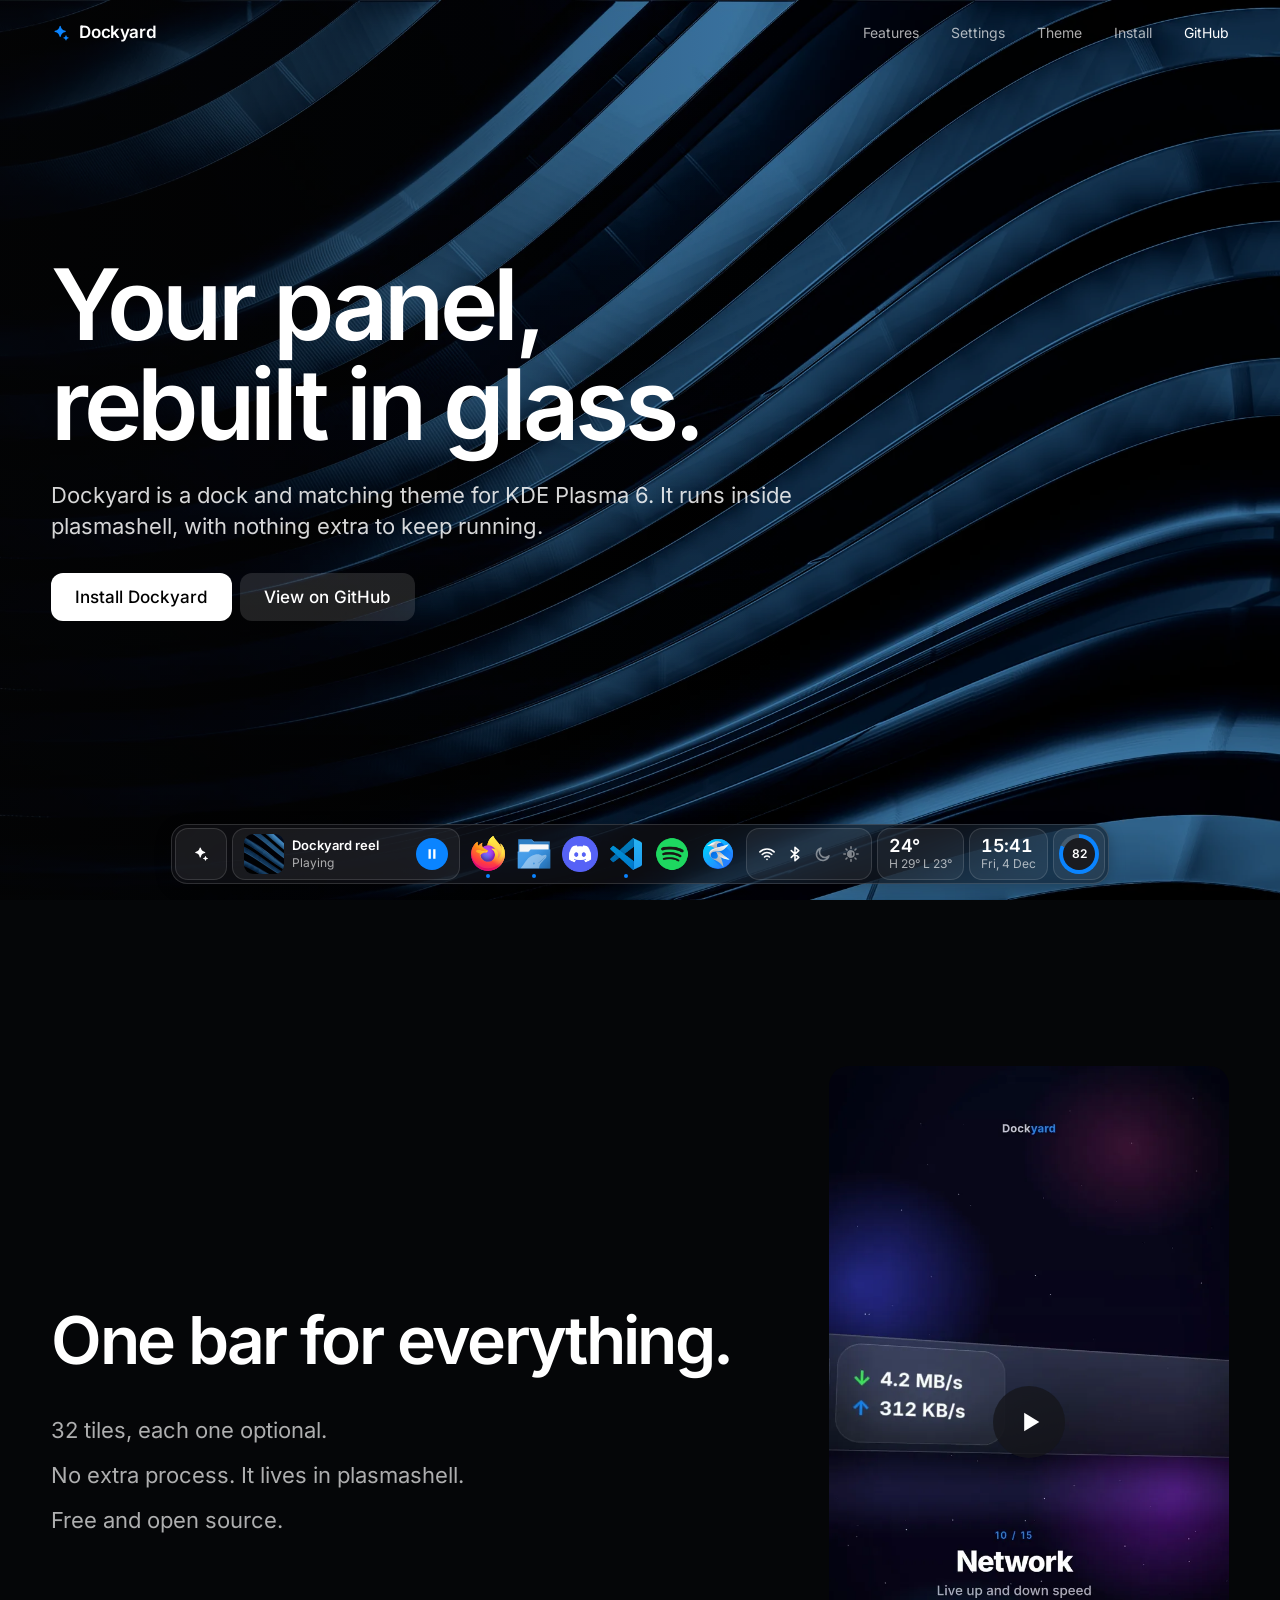
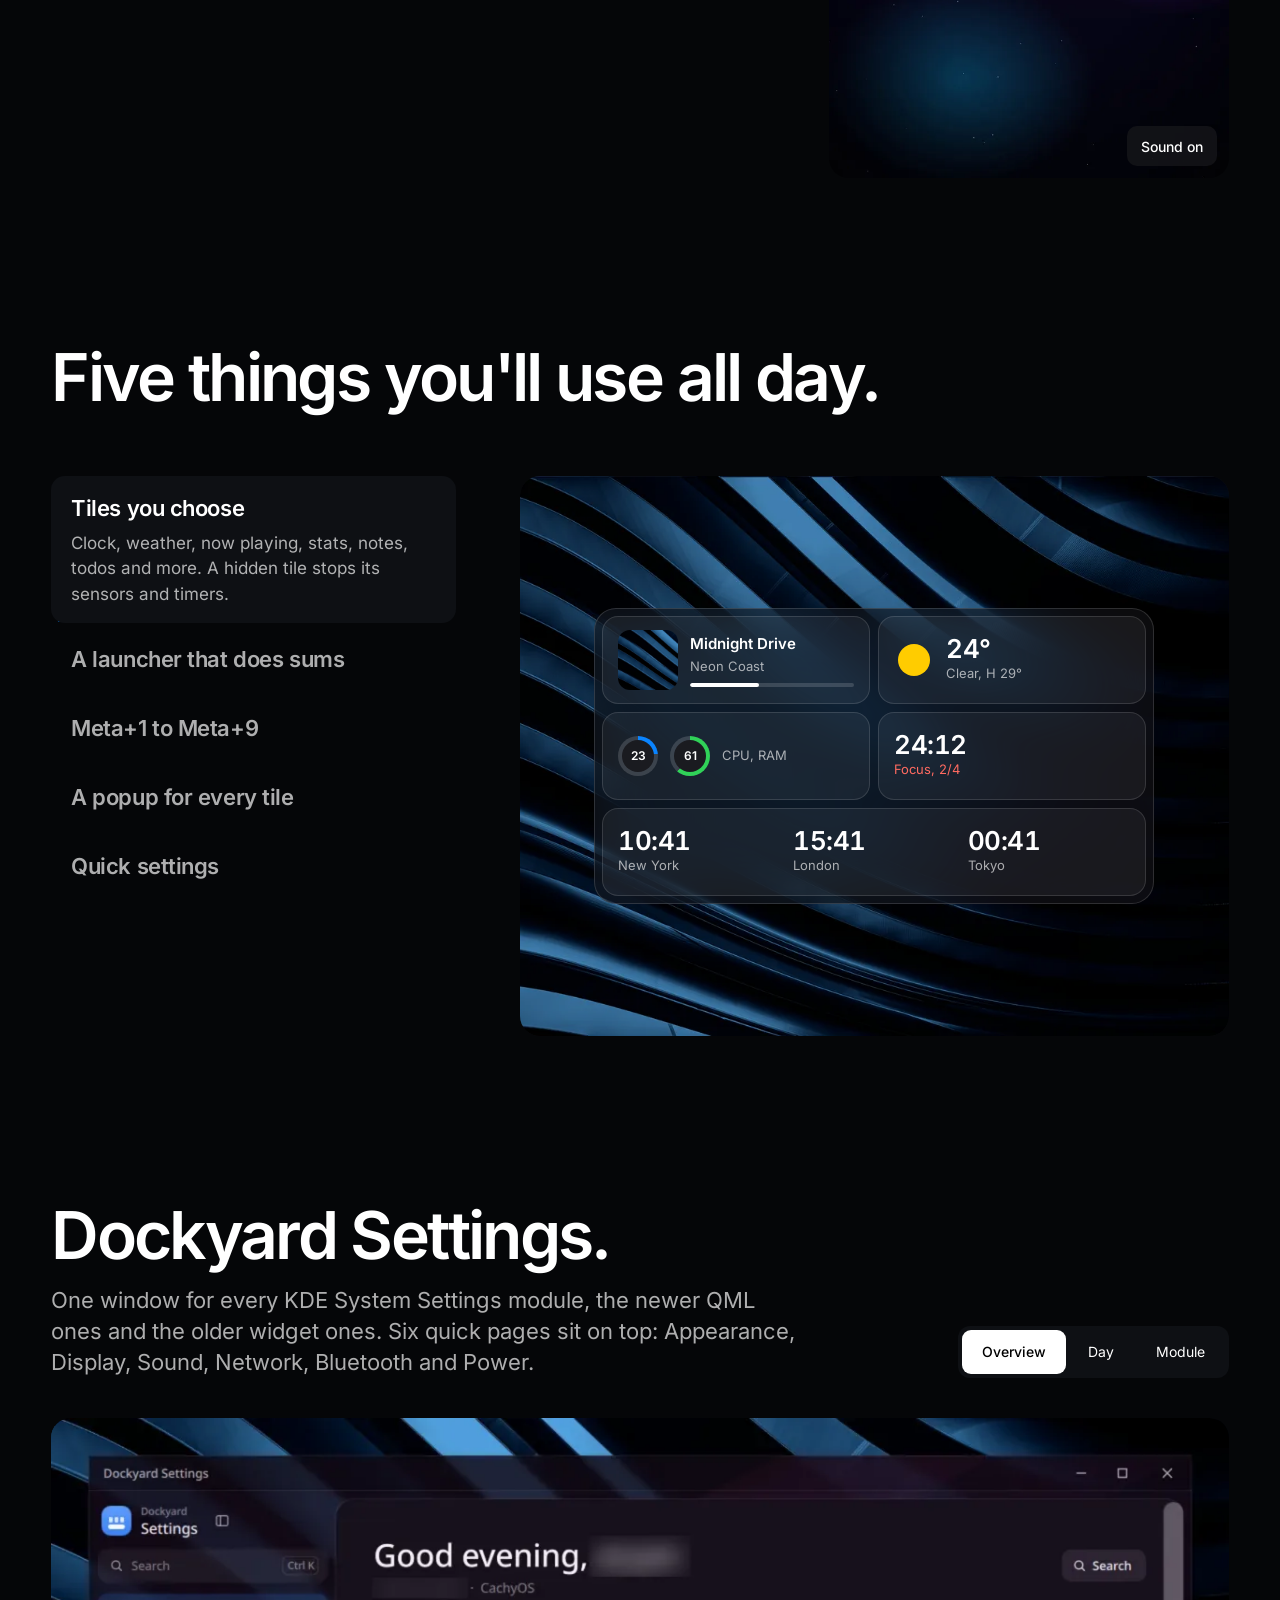
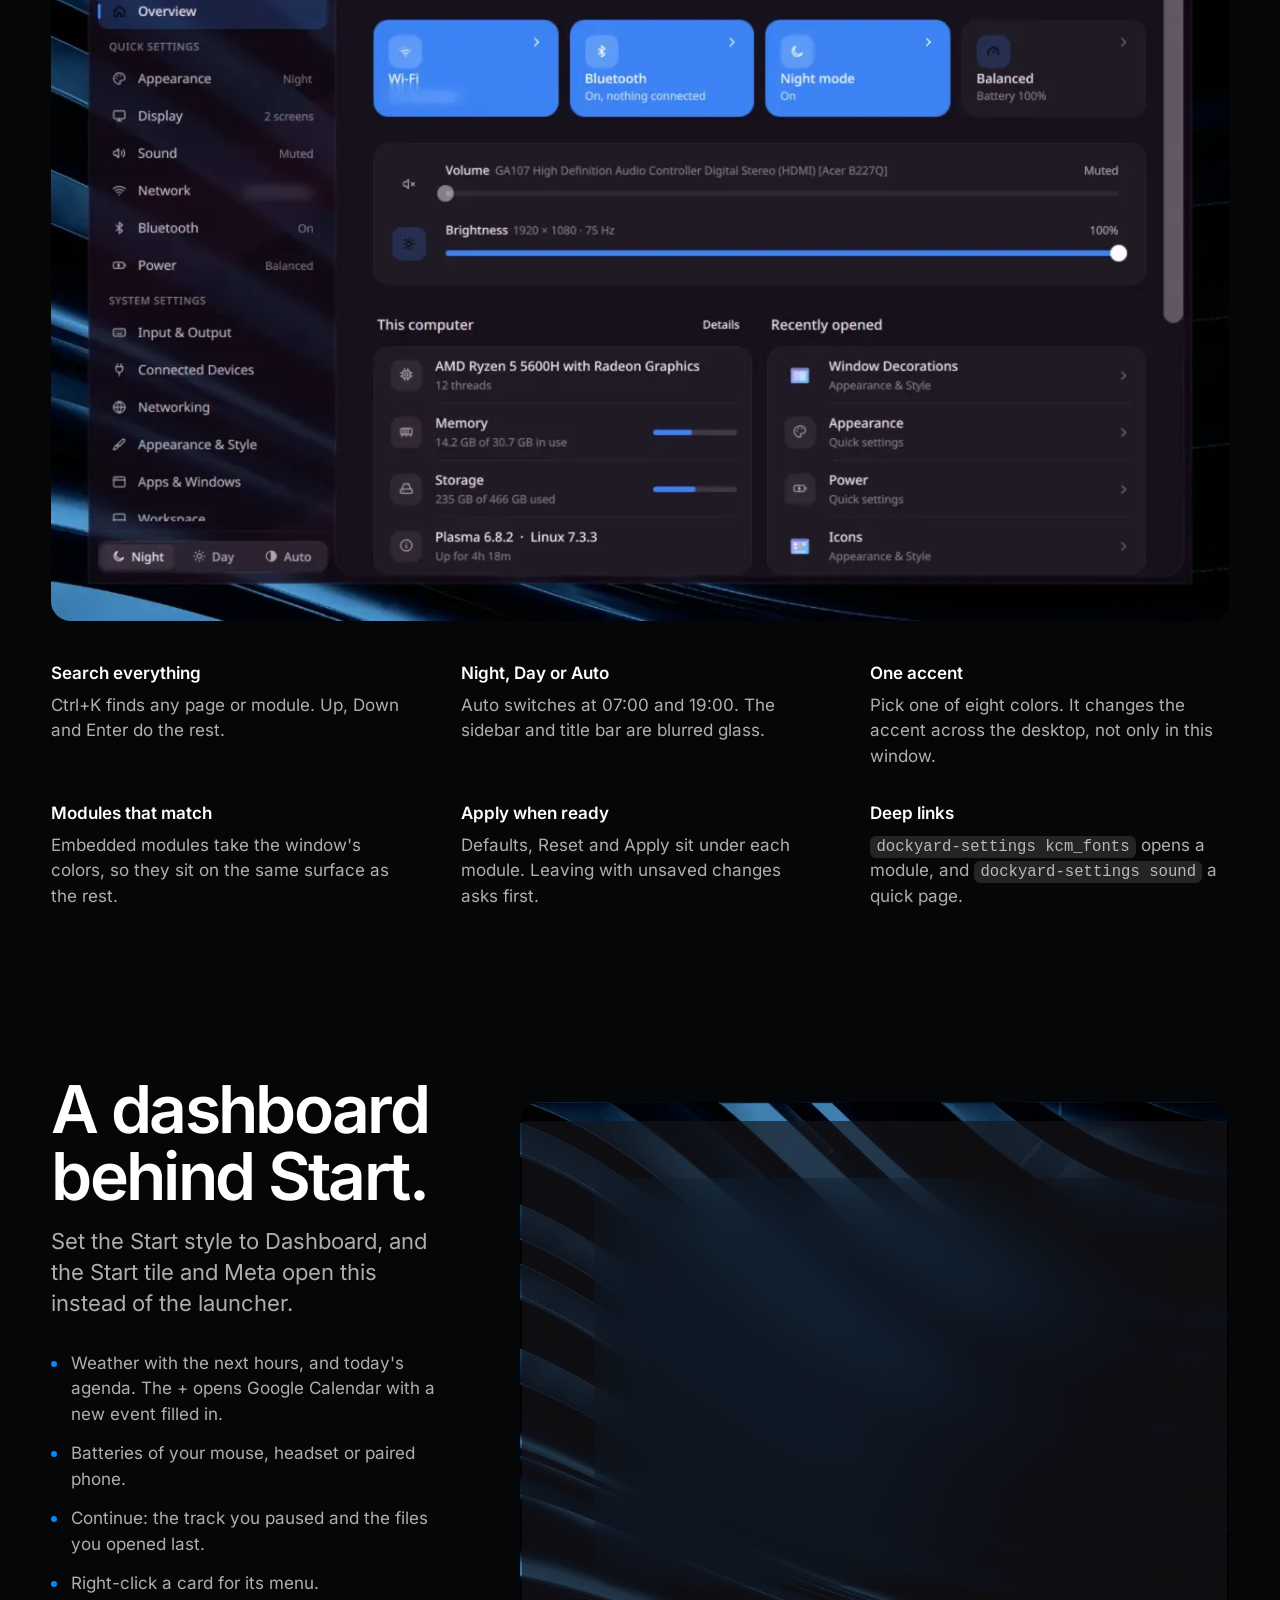
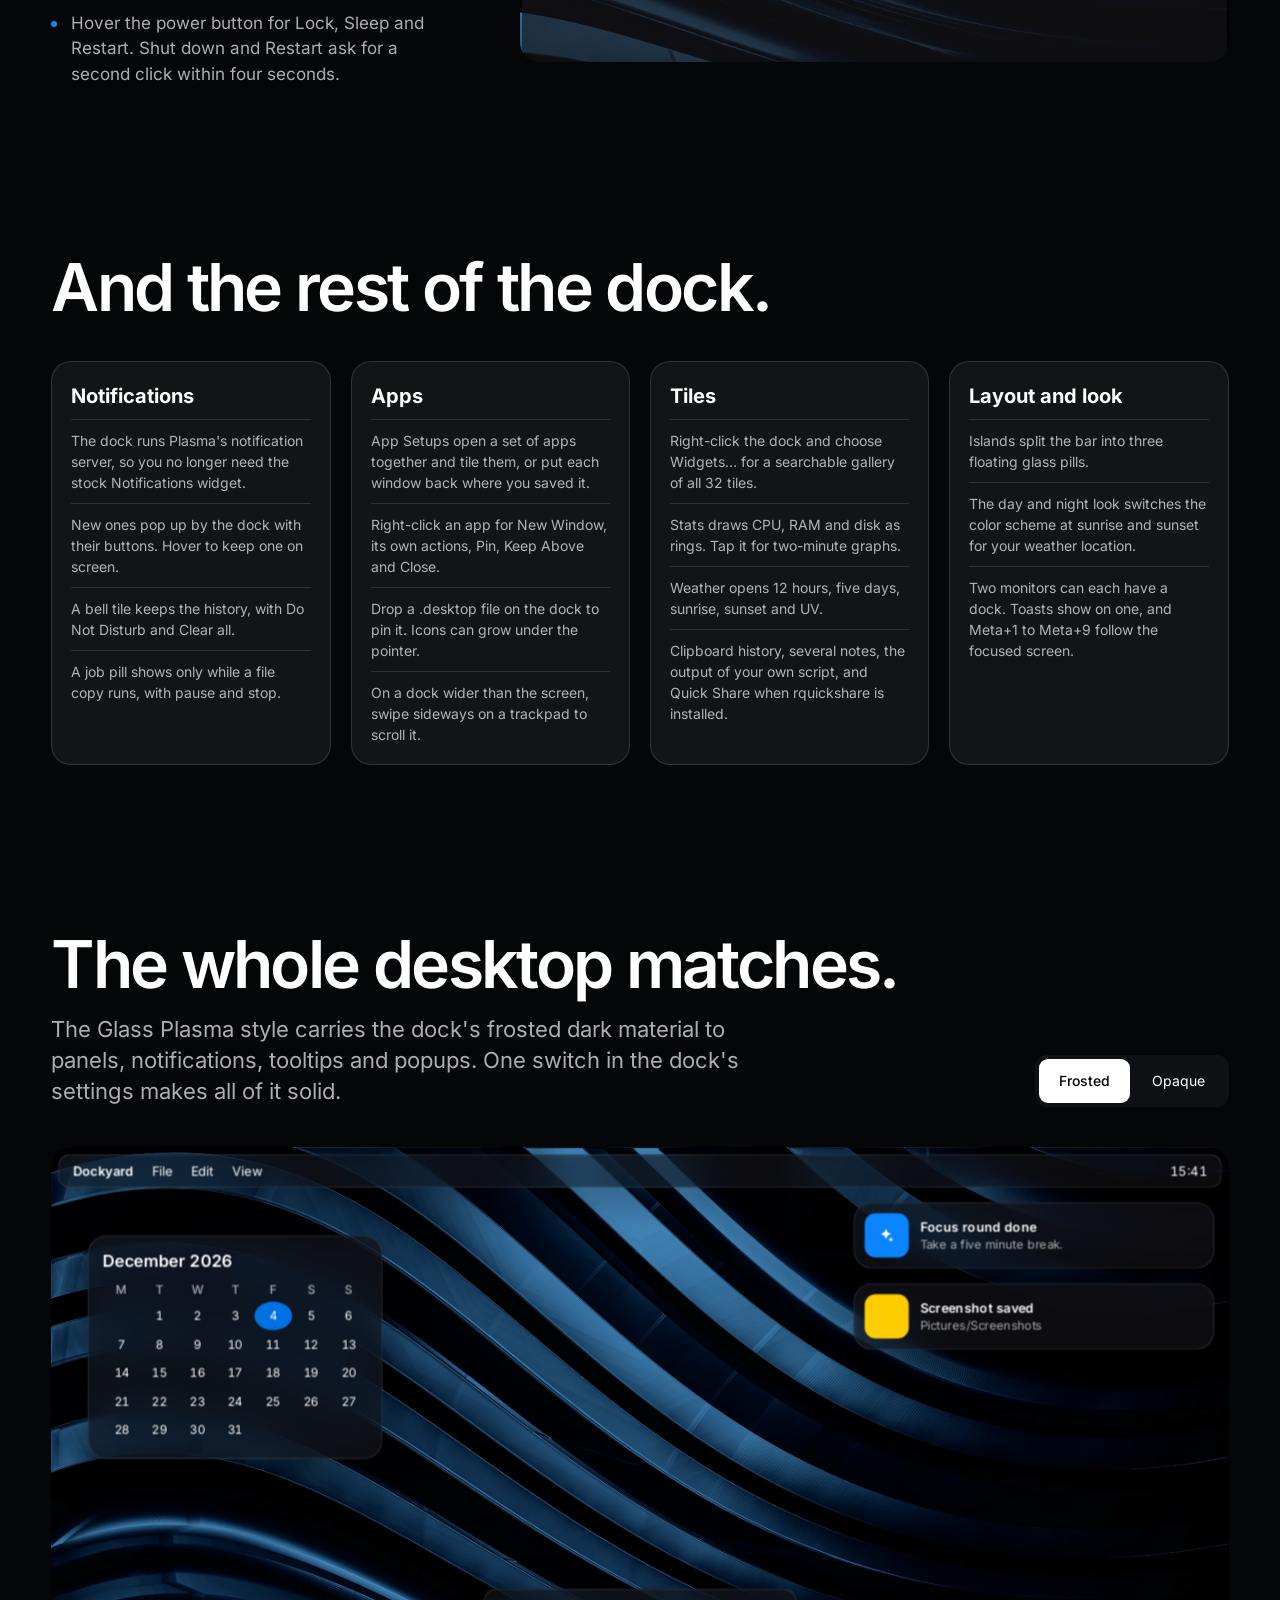
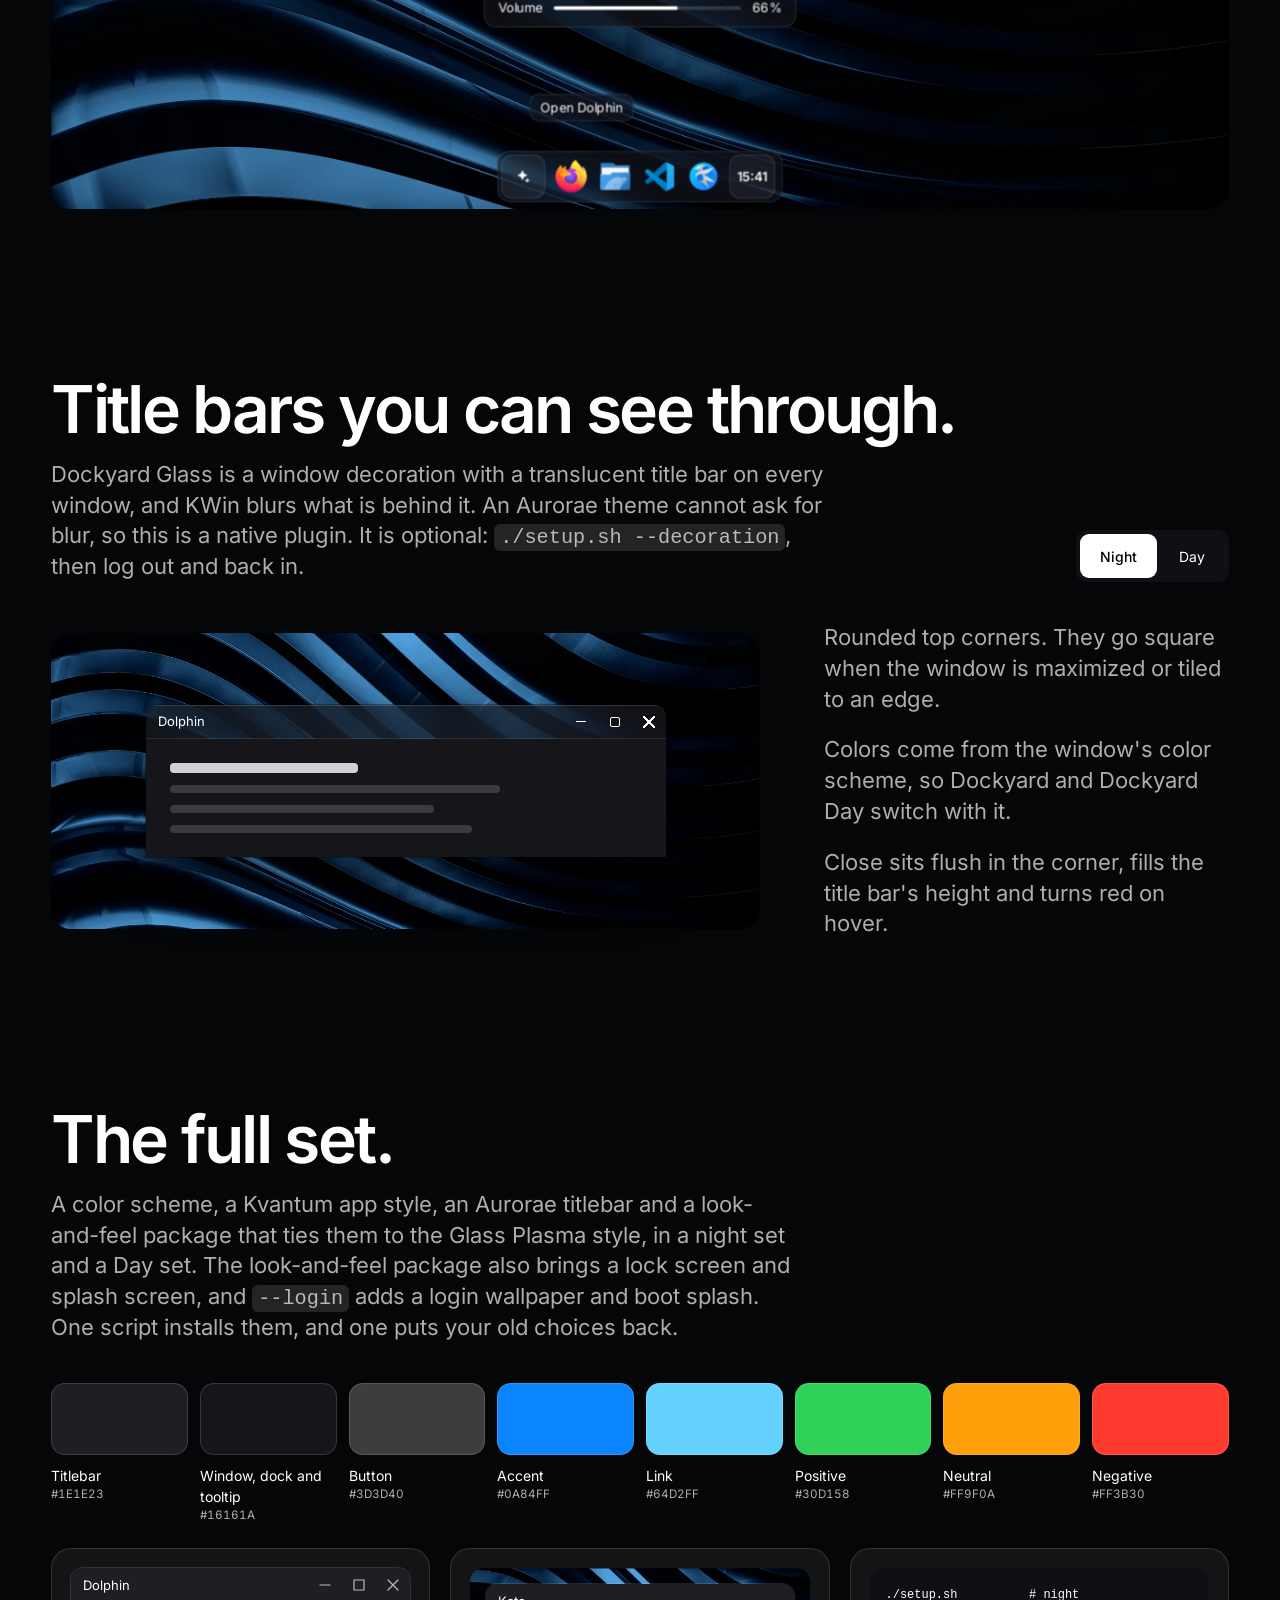
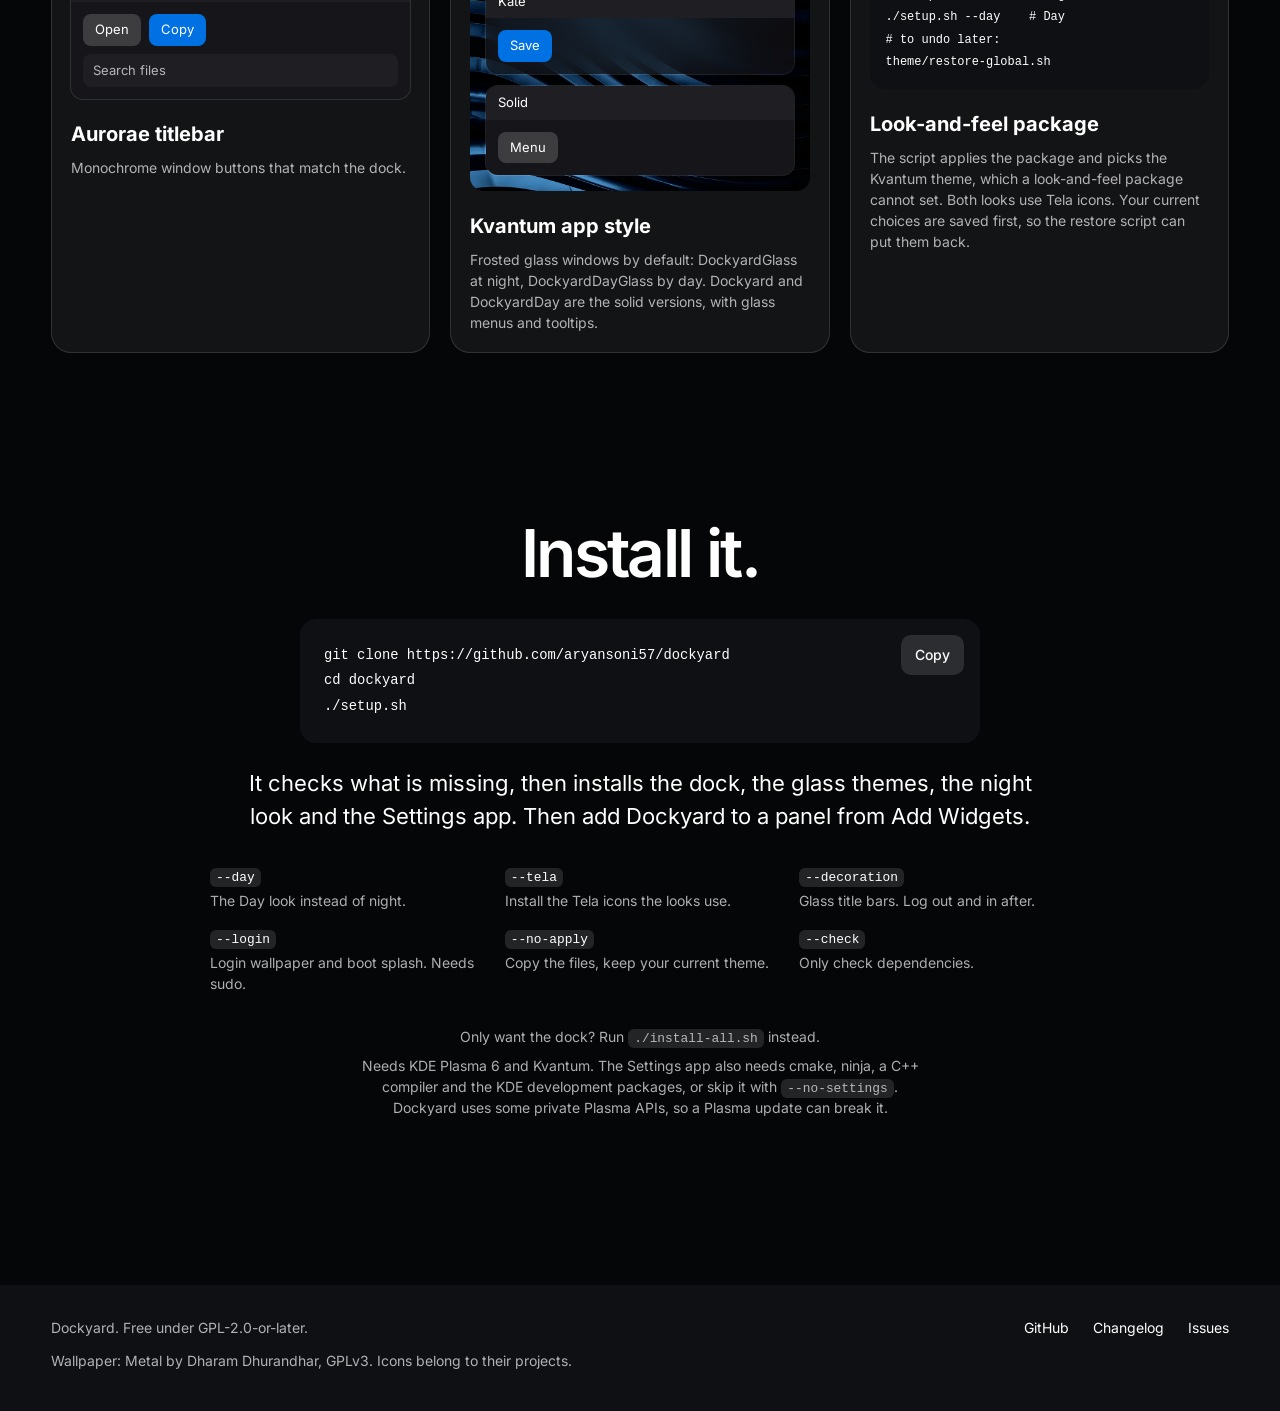
<file: site/index.html>
<!doctype html>
<html lang="en">
<head>
<meta charset="utf-8">
<meta name="viewport" content="width=device-width, initial-scale=1, viewport-fit=cover">
<title>Dockyard: a glass dock for KDE Plasma 6</title>
<meta name="description" content="Dockyard is a glass dock and matching theme for KDE Plasma 6. Free and open source.">
<meta name="theme-color" content="#050608">
<meta property="og:type" content="website">
<meta property="og:title" content="Dockyard: a glass dock for KDE Plasma 6">
<meta property="og:description" content="A glass dock and matching theme for KDE Plasma 6.">
<meta property="og:url" content="https://aryansoni57.github.io/dockyard/">
<meta property="og:image" content="https://aryansoni57.github.io/dockyard/assets/og.jpg">
<meta name="twitter:card" content="summary_large_image">
<link rel="icon" href="assets/icons/favicon.svg" type="image/svg+xml">
<link rel="preload" href="assets/Inter.woff2" as="font" type="font/woff2" crossorigin>
<link rel="stylesheet" href="styles.css">
<script>document.documentElement.classList.add('js')</script>
</head>
<body>

<header class="top">
  <a class="brand" href="#top" aria-label="Dockyard home"><img src="assets/icons/favicon.svg" alt="" width="20" height="20">Dockyard</a>
  <nav aria-label="Main">
    <a href="#features">Features</a>
    <a href="#settings">Settings</a>
    <a href="#theme">Theme</a>
    <a href="#install">Install</a>
    <a class="gh" href="https://github.com/aryansoni57/dockyard">GitHub</a>
  </nav>
</header>

<main>
<section class="hero" id="top">
  <img class="wall" src="assets/wallpaper.webp" width="2560" height="1440" alt="" fetchpriority="high">
  <div class="hero-copy">
    <h1>Your panel, rebuilt in glass.</h1>
    <p>Dockyard is a dock and matching theme for KDE Plasma&nbsp;6. It runs inside plasmashell, with nothing extra to keep running.</p>
    <div class="acts">
      <a class="btn" href="#install">Install Dockyard</a>
      <a class="btn ghost" href="https://github.com/aryansoni57/dockyard">View on GitHub</a>
    </div>
  </div>

  <div class="glass launcher menu" id="menu" data-ui role="dialog" aria-label="Start menu" hidden>
    <label class="search"><svg viewBox="0 0 24 24"><circle cx="10.5" cy="10.5" r="6.5"/><path d="M15.5 15.5 21 21"/></svg><input id="mq" placeholder="Search, or try 12*8+4" aria-label="Search this site" autocomplete="off" spellcheck="false"></label>
    <div id="mres" class="res"></div>
  </div>

  <div class="dock" data-ui role="group" aria-label="The Dockyard dock">
    <button class="tile sq start" id="start" aria-label="Open the start menu" aria-expanded="false" aria-controls="menu"><i class="gly" style="--m:url(assets/icons/start.svg)"></i></button>
    <div class="tile media wide">
      <span class="art"></span>
      <span class="stack"><b>Dockyard reel</b><small id="vtime">Playing</small></span>
      <button class="round p" id="hplay" aria-label="Pause" aria-pressed="true"></button>
    </div>
    <div class="apps">
      <span class="app run"><img src="assets/icons/firefox.svg" alt=""></span>
      <span class="app run"><img src="assets/icons/org.kde.dolphin.svg" alt=""></span>
      <span class="app"><img src="assets/icons/discord.png" alt=""></span>
      <span class="app run"><img src="assets/icons/vscode.png" alt=""></span>
      <span class="app"><img src="assets/icons/spotify-launcher.png" alt=""></span>
      <span class="app mid"><img src="assets/icons/kate.svg" alt=""></span>
    </div>
    <div class="tile tgl mid">
      <i class="gly" style="--m:url(assets/icons/wifi.svg)"></i>
      <i class="gly" style="--m:url(assets/icons/bluetooth.svg)"></i>
      <i class="gly dim" style="--m:url(assets/icons/moon-dnd.svg)"></i>
      <i class="gly dim" style="--m:url(assets/icons/night-light.svg)"></i>
    </div>
    <div class="tile mid"><span class="stack"><b class="n">24°</b><small>H 29° L 23°</small></span></div>
    <div class="tile wide note"><span class="nt"></span><span class="stack"><b>Ship update 2</b><small>Click to write</small></span></div>
    <div class="tile"><span class="stack"><b class="n"><span data-clock>12:00</span></b><small data-date>Today</small></span></div>
    <div class="tile sq mid"><span class="ring" style="--p:82"><b>82</b></span></div>
  </div>
</section>

<section class="see">
  <div class="see-copy">
    <h2 class="rise">One bar for everything.</h2>
    <ul>
      <li class="rise">32 tiles, each one optional.</li>
      <li class="rise">No extra process. It lives in plasmashell.</li>
      <li class="rise">Free and open source.</li>
    </ul>
  </div>
  <figure class="reel rise">
    <video id="reel" src="assets/reel.mp4" poster="assets/reel-poster.webp" width="720" height="1280" muted loop playsinline preload="metadata" aria-label="Dockyard feature reel"></video>
    <button class="bigplay" id="rplay" aria-label="Play the reel" hidden><svg viewBox="0 0 24 24"><path d="M7 4v16l13-8z"/></svg></button>
    <button class="copy snd" id="snd">Sound on</button>
  </figure>
</section>

<section class="features" id="features">
  <h2 class="rise">Five things you'll use all day.</h2>
  <div class="split">
    <div class="list" role="tablist" aria-label="Features" aria-orientation="vertical">
      <button class="row on" role="tab" id="t0" aria-controls="p0" aria-selected="true"><strong>Tiles you choose</strong><span>Clock, weather, now playing, stats, notes, todos and more. A hidden tile stops its sensors and timers.</span></button>
      <button class="row" role="tab" id="t1" aria-controls="p1" aria-selected="false"><strong>A launcher that does sums</strong><span>Meta opens it. Enter launches the first match, or copies the answer.</span></button>
      <button class="row" role="tab" id="t2" aria-controls="p2" aria-selected="false"><strong>Meta+1 to Meta+9</strong><span>Open or switch to your dock apps, left to right.</span></button>
      <button class="row" role="tab" id="t3" aria-controls="p3" aria-selected="false"><strong>A popup for every tile</strong><span>Todos, notes, calendar and media open right over the tile you tapped.</span></button>
      <button class="row" role="tab" id="t4" aria-controls="p4" aria-selected="false"><strong>Quick settings</strong><span>Wi-Fi, Bluetooth, Do Not Disturb, Night Light and power profiles, one tap away.</span></button>
    </div>

    <div class="stage" data-ui>
      <img class="bg" src="assets/wallpaper-1280.webp" width="1280" height="720" alt="" loading="lazy">

      <div class="pane on" id="p0" role="tabpanel" aria-labelledby="t0">
        <div class="tiles">
          <div class="tile big"><span class="art"></span><span class="stack"><b>Midnight Drive</b><small>Neon Coast</small><i class="track"><i style="width:42%"></i></i></span></div>
          <div class="tile big"><span class="sun"></span><span class="stack"><b class="n">24°</b><small>Clear, H 29°</small></span></div>
          <div class="tile big"><span class="ring" style="--p:23"><b>23</b></span><span class="ring" style="--p:61;--c:var(--green)"><b>61</b></span><small>CPU, RAM</small></div>
          <div class="tile big"><span class="stack"><b class="n">24:12</b><small class="red">Focus, 2/4</small></span></div>
          <div class="tile big span"><span class="stack"><b class="n" data-zone="America/New_York">08:36</b><small>New York</small></span><span class="stack"><b class="n" data-zone="Europe/London">13:36</b><small>London</small></span><span class="stack"><b class="n" data-zone="Asia/Tokyo">22:36</b><small>Tokyo</small></span></div>
        </div>
      </div>

      <div class="pane" id="p1" role="tabpanel" aria-labelledby="t1" hidden>
        <div class="glass launcher">
          <label class="search"><svg viewBox="0 0 24 24"><circle cx="10.5" cy="10.5" r="6.5"/><path d="M15.5 15.5 21 21"/></svg><input id="q" value="12*8+4" aria-label="Try the launcher" autocomplete="off" spellcheck="false"></label>
          <div id="res" class="res"></div>
        </div>
      </div>

      <div class="pane" id="p2" role="tabpanel" aria-labelledby="t2" hidden>
        <div class="glass keys">
          <div class="keyapps" id="keyapps">
            <span><kbd>1</kbd><img src="assets/icons/firefox.svg" alt=""></span>
            <span><kbd>2</kbd><img src="assets/icons/org.kde.dolphin.svg" alt=""></span>
            <span><kbd>3</kbd><img src="assets/icons/discord.png" alt=""></span>
            <span><kbd>4</kbd><img src="assets/icons/vscode.png" alt=""></span>
            <span><kbd>5</kbd><img src="assets/icons/spotify-launcher.png" alt=""></span>
          </div>
          <div class="chord"><kbd>Meta</kbd><em>+</em><kbd class="on" id="keynum">1</kbd></div>
        </div>
      </div>

      <div class="pane" id="p3" role="tabpanel" aria-labelledby="t3" hidden>
        <div class="anchor">
          <div class="glass pop">
            <h3>Todos <small>2 left</small></h3>
            <div class="todo"><i></i>Film the reel</div>
            <div class="todo"><i></i>Write the caption</div>
            <h4>Completed</h4>
            <div class="todo done"><i></i>Ship update 2</div>
          </div>
          <div class="tile big solo"><span class="stack"><b>Todos</b><small>2 left</small></span></div>
        </div>
      </div>

      <div class="pane" id="p4" role="tabpanel" aria-labelledby="t4" hidden>
        <div class="glass qs">
          <div class="tgs">
            <button class="tg on" aria-pressed="true"><i><b class="gly" style="--m:url(assets/icons/wifi.svg)"></b></i>Wi-Fi</button>
            <button class="tg on" aria-pressed="true"><i><b class="gly" style="--m:url(assets/icons/bluetooth.svg)"></b></i>Bluetooth</button>
            <button class="tg" aria-pressed="false"><i><b class="gly" style="--m:url(assets/icons/moon-dnd.svg)"></b></i>Focus</button>
            <button class="tg" aria-pressed="false"><i><b class="gly" style="--m:url(assets/icons/night-light.svg)"></b></i>Night</button>
          </div>
          <div class="net"><span><b>Home 5G</b><small>Connected</small></span><em>Disconnect</em></div>
          <div class="net"><span><b>Cafe Lumen</b><small>Secured</small></span><em class="p">Connect</em></div>
          <div class="seg"><span>Power Save</span><span class="on">Balanced</span><span>Performance</span></div>
        </div>
      </div>
    </div>
  </div>
</section>

<section class="sapp" id="settings">
  <div class="theme-head">
    <div class="rise">
      <h2>Dockyard Settings.</h2>
      <p>One window for every KDE System Settings module, the newer QML ones and the older widget ones. Six quick pages sit on top: Appearance, Display, Sound, Network, Bluetooth and Power.</p>
    </div>
    <div class="seg pick rise" role="group" aria-label="Screenshot">
      <button class="on" data-shot="0" aria-pressed="true">Overview</button>
      <button data-shot="1" aria-pressed="false">Day</button>
      <button data-shot="2" aria-pressed="false">Module</button>
    </div>
  </div>
  <div class="shot rise" id="shots">
    <img class="on" src="assets/settings-overview-night.webp" width="1260" height="860" loading="lazy" decoding="async" alt="Dockyard Settings at night, on the Overview page: quick tiles for Wi-Fi, Bluetooth, Night mode and power profile, volume and brightness, this computer and recently opened pages">
    <img src="assets/settings-appearance-day.webp" width="1260" height="860" loading="lazy" decoding="async" alt="The Appearance page in Day mode, with Night, Day and Auto, eight accent colors and the global themes">
    <img src="assets/settings-fonts-night.webp" width="1260" height="860" loading="lazy" decoding="async" alt="The Fonts module from System Settings, open inside Dockyard Settings, with Defaults, Reset and Apply below it">
  </div>
  <ul class="facts">
    <li class="rise"><b>Search everything</b>Ctrl+K finds any page or module. Up, Down and Enter do the rest.</li>
    <li class="rise"><b>Night, Day or Auto</b>Auto switches at 07:00 and 19:00. The sidebar and title bar are blurred glass.</li>
    <li class="rise"><b>One accent</b>Pick one of eight colors. It changes the accent across the desktop, not only in this window.</li>
    <li class="rise"><b>Modules that match</b>Embedded modules take the window's colors, so they sit on the same surface as the rest.</li>
    <li class="rise"><b>Apply when ready</b>Defaults, Reset and Apply sit under each module. Leaving with unsaved changes asks first.</li>
    <li class="rise"><b>Deep links</b><code>dockyard-settings kcm_fonts</code> opens a module, and <code>dockyard-settings sound</code> a quick page.</li>
  </ul>
</section>

<section class="dash" id="dashboard">
  <div class="split">
    <div class="dash-copy">
      <h2 class="rise">A dashboard behind Start.</h2>
      <p class="rise">Set the Start style to Dashboard, and the Start tile and Meta open this instead of the launcher.</p>
      <ul>
        <li class="rise">Weather with the next hours, and today's agenda. The + opens Google Calendar with a new event filled in.</li>
        <li class="rise">Batteries of your mouse, headset or paired phone.</li>
        <li class="rise">Continue: the track you paused and the files you opened last.</li>
        <li class="rise">Right-click a card for its menu.</li>
        <li class="rise">Hover the power button for Lock, Sleep and Restart. Shut down and Restart ask for a second click within four seconds.</li>
      </ul>
    </div>

    <div class="stage" data-ui>
      <img class="bg" src="assets/wallpaper-1280.webp" width="1280" height="720" alt="" loading="lazy">
      <div class="glass dboard">
        <div class="dcards">
          <div class="dcard">
            <h4>Weather</h4>
            <div class="wxnow"><span class="sun"></span><span class="stack"><b class="n">24°</b><small>H 29° · L 23°</small></span></div>
            <div class="hours"><span><small>Now</small><b>24°</b></span><span><small>15</small><b>26°</b></span><span><small>16</small><b>27°</b></span><span><small>17</small><b>26°</b></span><span><small>18</small><b>25°</b></span></div>
          </div>
          <div class="dcard">
            <h4>Today <span class="plus" aria-hidden="true">+</span></h4>
            <div class="ev"><i></i><span><b>Stand-up</b><small>10:00 to 10:15</small></span></div>
            <div class="ev"><i style="--c:var(--green)"></i><span><b>Gym</b><small>18:30 to 19:30</small></span></div>
          </div>
          <div class="dcard">
            <h4>Devices</h4>
            <div class="bat"><span>Mouse</span><i class="track"><i style="width:72%"></i></i><small>72%</small></div>
            <div class="bat"><span>Headset</span><i class="track"><i style="width:40%"></i></i><small>40%</small></div>
            <div class="bat"><span>Phone</span><i class="track"><i style="width:88%"></i></i><small>88%</small></div>
          </div>
          <div class="dcard">
            <h4>Continue</h4>
            <div class="ev"><span class="art sm"></span><span><b>Midnight Drive</b><small>Paused</small></span></div>
            <div class="ev"><img src="assets/icons/kate.svg" alt="" width="32" height="32"><span><b>notes.md</b><small>5 min ago</small></span></div>
          </div>
        </div>
        <div class="dfoot">
          <span class="fb">Settings</span>
          <span class="fb">All apps</span>
          <div class="pslot">
            <div class="pwr" id="pwr" role="group" aria-label="Power">
              <button class="pb base" data-ask="Shut down?" aria-label="Shut down"><svg viewBox="0 0 24 24"><path d="M12 3v8M6.3 6.8a8 8 0 1 0 11.4 0"/></svg><span class="ask"></span><i class="cd"></i></button>
              <i class="div"></i>
              <button class="pb opt" aria-label="Lock" tabindex="-1"><svg viewBox="0 0 24 24"><rect x="5" y="11" width="14" height="10" rx="2"/><path d="M8 11V8a4 4 0 0 1 8 0v3"/></svg></button>
              <button class="pb opt" aria-label="Sleep" tabindex="-1"><svg viewBox="0 0 24 24"><path d="M20 14.5A8 8 0 0 1 9.5 4a8 8 0 1 0 10.5 10.5z"/></svg></button>
              <button class="pb opt" data-ask="Restart?" aria-label="Restart" tabindex="-1"><svg viewBox="0 0 24 24"><path d="M4 12a8 8 0 1 0 2.3-5.7M4 4v5h5"/></svg><span class="ask"></span><i class="cd"></i></button>
            </div>
          </div>
          <span class="disk"><small>Storage</small><i class="track"><i style="width:54%"></i></i></span>
        </div>
        <p class="pnote" id="pnote" aria-live="polite"></p>
      </div>
    </div>
  </div>
</section>

<section class="more" id="more">
  <h2 class="rise">And the rest of the dock.</h2>
  <div class="more-grid">
    <article class="kit-card rise">
      <h3>Notifications</h3>
      <ul>
        <li>The dock runs Plasma's notification server, so you no longer need the stock Notifications widget.</li>
        <li>New ones pop up by the dock with their buttons. Hover to keep one on screen.</li>
        <li>A bell tile keeps the history, with Do Not Disturb and Clear all.</li>
        <li>A job pill shows only while a file copy runs, with pause and stop.</li>
      </ul>
    </article>
    <article class="kit-card rise">
      <h3>Apps</h3>
      <ul>
        <li>App Setups open a set of apps together and tile them, or put each window back where you saved it.</li>
        <li>Right-click an app for New Window, its own actions, Pin, Keep Above and Close.</li>
        <li>Drop a .desktop file on the dock to pin it. Icons can grow under the pointer.</li>
        <li>On a dock wider than the screen, swipe sideways on a trackpad to scroll it.</li>
      </ul>
    </article>
    <article class="kit-card rise">
      <h3>Tiles</h3>
      <ul>
        <li>Right-click the dock and choose Widgets… for a searchable gallery of all 32 tiles.</li>
        <li>Stats draws CPU, RAM and disk as rings. Tap it for two-minute graphs.</li>
        <li>Weather opens 12 hours, five days, sunrise, sunset and UV.</li>
        <li>Clipboard history, several notes, the output of your own script, and Quick Share when rquickshare is installed.</li>
      </ul>
    </article>
    <article class="kit-card rise">
      <h3>Layout and look</h3>
      <ul>
        <li>Islands split the bar into three floating glass pills.</li>
        <li>The day and night look switches the color scheme at sunrise and sunset for your weather location.</li>
        <li>Two monitors can each have a dock. Toasts show on one, and Meta+1 to Meta+9 follow the focused screen.</li>
      </ul>
    </article>
  </div>
</section>

<section class="theme" id="theme">
  <div class="theme-head">
    <div class="rise">
      <h2>The whole desktop matches.</h2>
      <p>The Glass Plasma style carries the dock's frosted dark material to panels, notifications, tooltips and popups. One switch in the dock's settings makes all of it solid.</p>
    </div>
    <div class="seg pick rise" role="group" aria-label="Opaque dock bar">
      <button class="on" data-a=".62" data-b=".55" aria-pressed="true">Frosted</button>
      <button data-a=".96" data-b=".96" aria-pressed="false">Opaque</button>
    </div>
  </div>
  <div class="desk rise" data-ui id="desk">
    <div class="scene" id="scene" role="img" aria-label="A Plasma desktop using the Glass style, with a panel, notification, calendar and volume display">
      <img src="assets/wallpaper.webp" width="2560" height="1440" alt="" loading="lazy">
      <div class="g bar"><b>Dockyard</b><span>File</span><span>Edit</span><span>View</span><em data-clock>12:00</em></div>
      <div class="g notice"><span class="ic"><i class="gly" style="--m:url(assets/icons/start.svg)"></i></span><span><b>Focus round done</b><small>Take a five minute break.</small></span></div>
      <div class="g notice two"><span class="ic y"></span><span><b>Screenshot saved</b><small>Pictures/Screenshots</small></span></div>
      <div class="g cal">
        <b class="mon" data-month>This month</b>
        <div class="grid" id="cal"></div>
      </div>
      <div class="g osd"><span>Volume</span><i class="track"><i style="width:66%"></i></i><span>66%</span></div>
      <div class="g tip">Open Dolphin</div>
      <div class="g mini">
        <span class="s"><i class="gly" style="--m:url(assets/icons/start.svg)"></i></span>
        <img src="assets/icons/firefox.svg" alt=""><img src="assets/icons/org.kde.dolphin.svg" alt=""><img src="assets/icons/vscode.png" alt=""><img src="assets/icons/kate.svg" alt="">
        <span class="s"><b data-clock>12:00</b></span>
      </div>
    </div>
  </div>
</section>

<section class="deco" id="glass">
  <div class="theme-head">
    <div class="rise">
      <h2>Title bars you can see through.</h2>
      <p>Dockyard Glass is a window decoration with a translucent title bar on every window, and KWin blurs what is behind it. An Aurorae theme cannot ask for blur, so this is a native plugin. It is optional: <code>./setup.sh --decoration</code>, then log out and back in.</p>
    </div>
    <div class="seg pick rise" role="group" aria-label="Color scheme">
      <button class="on" data-deco="night" aria-pressed="true">Night</button>
      <button data-deco="day" aria-pressed="false">Day</button>
    </div>
  </div>
  <div class="deco-split">
    <div class="deco-bg rise" data-ui role="img" aria-label="A window with the Dockyard Glass decoration over the wallpaper">
      <div class="gwin" id="gwin">
        <div class="gbar"><span>Dolphin</span><span class="gbtns"><i class="gb min"></i><i class="gb max"></i><i class="gb x"></i></span></div>
        <div class="gbody"><i></i><i></i><i></i><i></i></div>
      </div>
    </div>
    <ul class="deco-list">
      <li class="rise">Rounded top corners. They go square when the window is maximized or tiled to an edge.</li>
      <li class="rise">Colors come from the window's color scheme, so Dockyard and Dockyard Day switch with it.</li>
      <li class="rise">Close sits flush in the corner, fills the title bar's height and turns red on hover.</li>
    </ul>
  </div>
</section>

<section class="kit" id="kit">
  <div class="kit-head">
    <h2 class="rise">The full set.</h2>
    <p class="rise">A color scheme, a Kvantum app style, an Aurorae titlebar and a look-and-feel package that ties them to the Glass Plasma style, in a night set and a Day set. The look-and-feel package also brings a lock screen and splash screen, and <code>--login</code> adds a login wallpaper and boot splash. One script installs them, and one puts your old choices back.</p>
  </div>
  <div class="swatches rise" role="list" aria-label="Dockyard color scheme">
    <figure role="listitem"><i style="background:#1e1e23"></i><figcaption>Titlebar<small>#1E1E23</small></figcaption></figure>
    <figure role="listitem"><i style="background:#16161a"></i><figcaption>Window, dock and tooltip<small>#16161A</small></figcaption></figure>
    <figure role="listitem"><i style="background:#3d3d40"></i><figcaption>Button<small>#3D3D40</small></figcaption></figure>
    <figure role="listitem"><i style="background:#0a84ff"></i><figcaption>Accent<small>#0A84FF</small></figcaption></figure>
    <figure role="listitem"><i style="background:#64d2ff"></i><figcaption>Link<small>#64D2FF</small></figcaption></figure>
    <figure role="listitem"><i style="background:#30d158"></i><figcaption>Positive<small>#30D158</small></figcaption></figure>
    <figure role="listitem"><i style="background:#ff9f0a"></i><figcaption>Neutral<small>#FF9F0A</small></figcaption></figure>
    <figure role="listitem"><i style="background:#ff3b30"></i><figcaption>Negative<small>#FF3B30</small></figcaption></figure>
  </div>
  <div class="kit-grid">
    <article class="kit-card rise">
      <div class="win">
        <div class="tbar"><span>Dolphin</span><span class="btns"><span class="tb tb-min" aria-hidden="true"><img src="assets/theme/minimize.svg" alt=""></span><span class="tb tb-max" aria-hidden="true"><img src="assets/theme/maximize.svg" alt=""></span><span class="tb tb-close" aria-hidden="true"><img src="assets/theme/close.svg" alt=""></span></span></div>
        <div class="wbody"><span class="wbtn">Open</span><span class="wbtn pri">Copy</span><span class="field">Search files</span></div>
      </div>
      <h3>Aurorae titlebar</h3>
      <p>Monochrome window buttons that match the dock.</p>
    </article>
    <article class="kit-card rise">
      <div class="kit-bg">
        <div class="win frost"><div class="tbar"><span>Kate</span></div><div class="wbody"><span class="wbtn pri">Save</span></div></div>
        <div class="win solid"><div class="tbar"><span>Solid</span></div><div class="wbody"><span class="wbtn">Menu</span></div></div>
      </div>
      <h3>Kvantum app style</h3>
      <p>Frosted glass windows by default: DockyardGlass at night, DockyardDayGlass by day. Dockyard and DockyardDay are the solid versions, with glass menus and tooltips.</p>
    </article>
    <article class="kit-card rise">
      <div class="term kit-term">
        <pre><code>./setup.sh          # night
./setup.sh --day    # Day
# to undo later:
theme/restore-global.sh</code></pre>
      </div>
      <h3>Look-and-feel package</h3>
      <p>The script applies the package and picks the Kvantum theme, which a look-and-feel package cannot set. Both looks use Tela icons. Your current choices are saved first, so the restore script can put them back.</p>
    </article>
  </div>
</section>

<section class="install" id="install">
  <h2 class="rise">Install it.</h2>
  <div class="term rise">
    <pre><code>git clone https://github.com/aryansoni57/dockyard
cd dockyard
./setup.sh</code></pre>
    <button class="copy" id="copy">Copy</button>
  </div>
  <p class="rise">It checks what is missing, then installs the dock, the glass themes, the night look and the Settings app. Then add Dockyard to a panel from Add Widgets.</p>
  <dl class="flags rise">
    <div><dt><code>--day</code></dt><dd>The Day look instead of night.</dd></div>
    <div><dt><code>--tela</code></dt><dd>Install the Tela icons the looks use.</dd></div>
    <div><dt><code>--decoration</code></dt><dd>Glass title bars. Log out and in after.</dd></div>
    <div><dt><code>--login</code></dt><dd>Login wallpaper and boot splash. Needs sudo.</dd></div>
    <div><dt><code>--no-apply</code></dt><dd>Copy the files, keep your current theme.</dd></div>
    <div><dt><code>--check</code></dt><dd>Only check dependencies.</dd></div>
  </dl>
  <p class="fine rise">Only want the dock? Run <code>./install-all.sh</code> instead.</p>
  <p class="fine rise">Needs KDE Plasma 6 and Kvantum. The Settings app also needs cmake, ninja, a C++ compiler and the KDE development packages, or skip it with <code>--no-settings</code>. Dockyard uses some private Plasma APIs, so a Plasma update can break it.</p>
</section>
</main>

<footer>
  <span>Dockyard. Free under GPL-2.0-or-later.</span>
  <nav aria-label="Project">
    <a href="https://github.com/aryansoni57/dockyard">GitHub</a>
    <a href="https://github.com/aryansoni57/dockyard/blob/master/CHANGELOG.md">Changelog</a>
    <a href="https://github.com/aryansoni57/dockyard/issues">Issues</a>
  </nav>
  <small>Wallpaper: Metal by Dharam Dhurandhar, GPLv3. Icons belong to their projects.</small>
</footer>

<script src="app.js"></script>
</body>
</html>
</file>
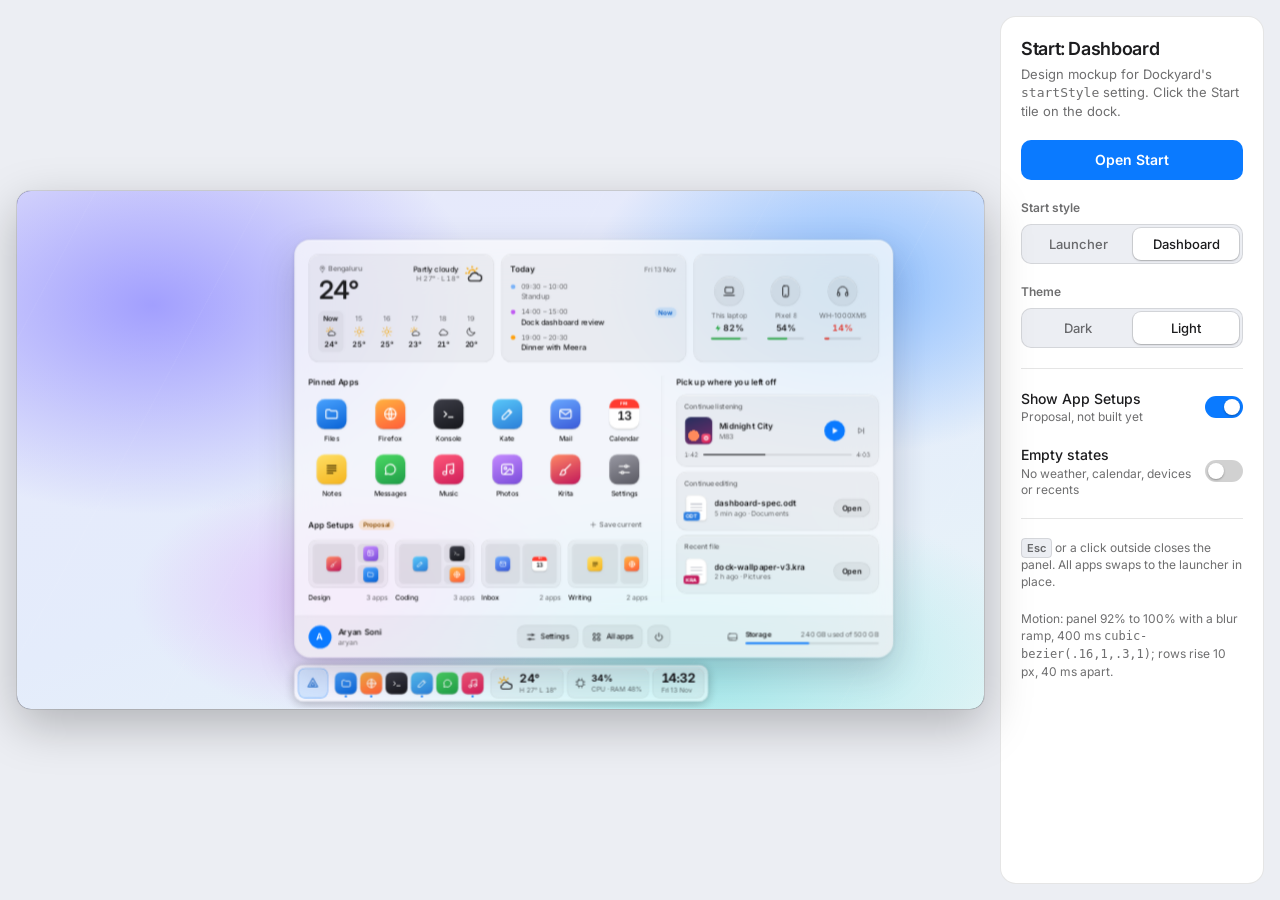
<file: docs/mockups/dockyard-dashboard.html>
<!doctype html>
<html lang="en" data-theme="dark">
<head>
<meta charset="utf-8">
<meta name="viewport" content="width=device-width, initial-scale=1">
<title>Dockyard Dashboard</title>
<link rel="preconnect" href="https://fonts.googleapis.com">
<link rel="preconnect" href="https://fonts.gstatic.com" crossorigin>
<link rel="stylesheet" href="https://fonts.googleapis.com/css2?family=Inter:wght@400;500;600;700&display=swap">
<style>
/* Dockyard: Start dashboard mockup. Design size 1680 x 900, scaled to fit.
   Tokens follow docs/STYLE.md and docs/mockups/dockyard-next.html. */
:root {
  --sans: Inter, "Noto Sans", system-ui, -apple-system, "Segoe UI", sans-serif;
  --enter: cubic-bezier(.16, 1, .3, 1);
  --spring: cubic-bezier(.34, 1.56, .64, 1);
  --accent: #0a84ff;
  --accent-ink: #fff;
  --green: #30d158;
  --red: #ff453a;
  --amber: #ffb340;
  --purple: #bf5af2;
  --orange: #ff9f0a;

  /* page chrome */
  --page: #0b0c10;
  --raise: #15161c;
  --ink: #f5f5f7;
  --ink-2: rgba(245, 245, 247, .64);
  --line: rgba(255, 255, 255, .1);
  --knob-off: rgba(255, 255, 255, .18);

  /* glass on the stage */
  --g-ink: #fff;
  --g-ink-2: rgba(255, 255, 255, .62);
  --g-ink-3: rgba(255, 255, 255, .44);
  --g-bar: rgba(16, 17, 24, .55);
  --g-rim: rgba(255, 255, 255, .14);
  --g-top: rgba(255, 255, 255, .09);
  --g-panel: rgba(20, 21, 30, .72);
  --g-foot: rgba(255, 255, 255, .035);
  --g-tile: rgba(255, 255, 255, .055);
  --g-tile-h: rgba(255, 255, 255, .09);
  --g-tile-rim: rgba(255, 255, 255, .11);
  --g-track: rgba(255, 255, 255, .14);
  --g-btn: rgba(255, 255, 255, .08);
  --g-btn-h: rgba(255, 255, 255, .14);
  --g-shadow: 0 24px 64px rgba(0, 0, 0, .45), 0 2px 8px rgba(0, 0, 0, .25);
  --bar-ok: #30d158;
  --bar-low: #ff453a;
  --tag-bg: rgba(255, 179, 64, .16);
  --tag-ink: #ffc56b;
  --now-bg: rgba(10, 132, 255, .2);
  --now-ink: #6cb4ff;
  --sun: #ffcc4d;
}
:root[data-theme="light"] {
  --page: #eceef3;
  --raise: #ffffff;
  --ink: #1c1c1e;
  --ink-2: rgba(28, 28, 30, .64);
  --line: rgba(0, 0, 0, .1);
  --knob-off: rgba(0, 0, 0, .18);

  --g-ink: #1c1c1e;
  --g-ink-2: rgba(28, 28, 30, .64);
  --g-ink-3: rgba(28, 28, 30, .5);
  --g-bar: rgba(255, 255, 255, .62);
  --g-rim: rgba(0, 0, 0, .08);
  --g-top: rgba(255, 255, 255, .7);
  --g-panel: rgba(248, 248, 251, .8);
  --g-foot: rgba(0, 0, 0, .03);
  --g-tile: rgba(0, 0, 0, .04);
  --g-tile-h: rgba(0, 0, 0, .07);
  --g-tile-rim: rgba(0, 0, 0, .08);
  --g-track: rgba(0, 0, 0, .1);
  --g-btn: rgba(0, 0, 0, .05);
  --g-btn-h: rgba(0, 0, 0, .09);
  --g-shadow: 0 24px 64px rgba(30, 30, 60, .22), 0 2px 8px rgba(30, 30, 60, .1);
  --bar-ok: #28a745;
  --bar-low: #e0352b;
  --tag-bg: rgba(255, 149, 0, .16);
  --tag-ink: #8a4b00;
  --now-bg: rgba(10, 132, 255, .14);
  --now-ink: #0058c4;
  --sun: #f5a300;
  --accent: #0a7aff;
}

*, *::before, *::after { box-sizing: border-box }
html, body { height: 100% }
body {
  margin: 0; background: var(--page); color: var(--ink);
  font: 400 14px/1.45 var(--sans); -webkit-font-smoothing: antialiased;
  transition: background .3s, color .3s;
}
button { font: inherit; color: inherit; background: none; border: 0; padding: 0; cursor: pointer }
input { font: inherit; color: inherit }
:focus-visible { outline: 2px solid var(--accent); outline-offset: 2px; border-radius: 8px }
svg.i { width: 20px; height: 20px; flex: none; fill: none; stroke: currentColor; stroke-width: 1.8; stroke-linecap: round; stroke-linejoin: round }
.tnum { font-variant-numeric: tabular-nums }
.trunc { overflow: hidden; text-overflow: ellipsis; white-space: nowrap; min-width: 0 }
.sr { position: absolute; width: 1px; height: 1px; overflow: hidden; clip: rect(0 0 0 0); white-space: nowrap }

/* ---------- page layout ---------- */
.page {
  min-height: 100%; display: grid; grid-template-columns: minmax(0, 1fr) 264px; gap: 16px;
  padding: 16px; align-items: center;
}
.fit-wrap { min-width: 0; display: grid; place-items: center }
.fit { position: relative; border-radius: 14px; overflow: hidden; box-shadow: 0 0 0 1px var(--line), 0 16px 48px rgba(0,0,0,.25) }
.stage {
  position: absolute; top: 0; left: 0; width: 1680px; height: 900px; transform-origin: 0 0;
  overflow: hidden; isolation: isolate; color: var(--g-ink);
}
@media (max-width: 900px) {
  .page { grid-template-columns: 1fr; align-items: start; align-content: start }
  .controls { align-self: start }
}

/* ---------- wallpaper ---------- */
.wall { position: absolute; inset: 0; z-index: -1 }
.wall.night {
  background:
    radial-gradient(55% 65% at 14% 22%, rgba(88, 86, 214, .75), transparent 62%),
    radial-gradient(45% 55% at 86% 18%, rgba(48, 120, 255, .55), transparent 60%),
    radial-gradient(60% 55% at 70% 92%, rgba(94, 214, 220, .32), transparent 62%),
    radial-gradient(40% 40% at 36% 78%, rgba(170, 80, 220, .35), transparent 60%),
    linear-gradient(160deg, #0d0f22, #10122a 55%, #070811);
}
.wall.day {
  opacity: 0; transition: opacity .5s;
  background:
    radial-gradient(55% 65% at 14% 22%, rgba(150, 146, 255, .85), transparent 62%),
    radial-gradient(45% 55% at 86% 18%, rgba(120, 180, 255, .85), transparent 60%),
    radial-gradient(60% 55% at 70% 92%, rgba(140, 230, 230, .75), transparent 62%),
    radial-gradient(40% 40% at 36% 78%, rgba(220, 170, 250, .7), transparent 60%),
    linear-gradient(160deg, #e7e8fb, #e4ecfb 55%, #e9f5f7);
}
[data-theme="light"] .wall.day { opacity: 1 }
.wall.night::after, .wall.day::after {
  content: ""; position: absolute; inset: 0;
  background: repeating-linear-gradient(118deg, transparent 0 120px, rgba(255,255,255,.035) 120px 122px, transparent 122px 260px);
}

/* ---------- dock ---------- */
.dock {
  position: absolute; left: 50%; bottom: 14px; transform: translateX(-50%);
  display: flex; align-items: center; gap: 6px; padding: 6px; height: 64px; white-space: nowrap;
  border-radius: 16px; background: var(--g-bar); border: 1px solid var(--g-rim);
  -webkit-backdrop-filter: blur(28px) saturate(170%); backdrop-filter: blur(28px) saturate(170%);
  box-shadow: 0 4px 18px rgba(0,0,0,.26), inset 0 1px 0 var(--g-top);
}
.tile {
  position: relative; height: 52px; border-radius: 12px; display: flex; align-items: center; gap: 10px; padding: 0 12px;
  background: var(--g-tile); border: 1px solid var(--g-tile-rim); box-shadow: inset 0 1px 0 var(--g-top);
  text-align: left; transition: background .12s, transform .08s, border-color .2s;
}
button.tile:hover { background: var(--g-tile-h) }
button.tile:active { transform: scale(.97) }
.tile.sq { width: 52px; padding: 0; justify-content: center }
.tile.start svg.i { width: 24px; height: 24px; transition: transform .28s var(--spring) }
.tile.start[aria-expanded="true"] { background: var(--now-bg); border-color: color-mix(in srgb, var(--accent) 55%, transparent); color: var(--now-ink) }
.tile.start[aria-expanded="true"] svg.i { transform: scale(.9) }
.dock-apps { display: flex; align-items: center; gap: 6px; padding: 0 6px }
.dock-apps .ai { --s: 38px }
.dock-apps .slot { position: relative; transition: transform .28s var(--spring) }
.dock-apps .slot:hover { transform: translateY(-3px) scale(1.08) }
.dock-apps .slot.run::after { content: ""; position: absolute; left: 50%; bottom: -6px; width: 4px; height: 4px; margin-left: -2px; border-radius: 50%; background: var(--accent) }
.big { font-weight: 700; font-size: 20px; letter-spacing: -.02em; line-height: 1; font-variant-numeric: tabular-nums }
.small { font-size: 11.5px; line-height: 1.25; color: var(--g-ink-2) }
.col { display: flex; flex-direction: column; gap: 4px; min-width: 0 }

/* ---------- app icon (squircle) ---------- */
.ai {
  --s: 52px; width: var(--s); height: var(--s); border-radius: calc(var(--s) * .27); flex: none;
  display: grid; place-items: center; color: #fff; position: relative;
  box-shadow: inset 0 1px 0 rgba(255,255,255,.28), inset 0 -1px 0 rgba(0,0,0,.12), 0 1px 2px rgba(0,0,0,.18);
}
.ai svg { width: 50%; height: 50%; fill: none; stroke: currentColor; stroke-width: 1.9; stroke-linecap: round; stroke-linejoin: round }
.ai.cal { background: #fff; color: #1c1c1e; overflow: hidden; display: flex; flex-direction: column; align-items: center; justify-content: flex-start }
.ai.cal i { flex: none; width: 100%; height: calc(var(--s) * .3); background: #ff3b30; color: #fff; font: 700 calc(var(--s) * .15)/1 var(--sans); font-style: normal; letter-spacing: .04em; display: grid; place-items: center }
.ai.cal b { font: 600 calc(var(--s) * .4)/1 var(--sans); letter-spacing: -.03em; margin-top: calc(var(--s) * .08); font-variant-numeric: tabular-nums }

/* ---------- panels (dashboard + launcher) ---------- */
.panel {
  position: absolute; z-index: 20; color: var(--g-ink);
  border-radius: 28px; background: var(--g-panel); border: 1px solid var(--g-rim);
  -webkit-backdrop-filter: blur(40px) saturate(170%); backdrop-filter: blur(40px) saturate(170%);
  box-shadow: var(--g-shadow), inset 0 1px 0 var(--g-top);
  overflow: hidden;
  opacity: 0; visibility: hidden; transform: scale(.96); filter: blur(4px);
  transition: opacity .16s ease-out, transform .16s ease-out, filter .16s ease-out, visibility 0s linear .16s;
}
.panel.open {
  opacity: 1; visibility: visible; transform: none; filter: none;
  transition: opacity .4s var(--enter), transform .4s var(--enter), filter .4s var(--enter), visibility 0s;
}
.panel:focus { outline: none }
.panel.entering { transform: scale(.92); opacity: 0; filter: blur(8px); transition: none }
.panel.open .rise { animation: rise .4s var(--enter) both; animation-delay: calc(60ms + var(--i, 0) * 40ms) }
@keyframes rise { from { opacity: 0; transform: translateY(10px) } }

.dash { width: 1040px }
.dash-body { padding: 24px; display: grid; gap: 24px }

.card {
  position: relative; border-radius: 18px; background: var(--g-tile); border: 1px solid var(--g-tile-rim);
  box-shadow: inset 0 1px 0 var(--g-top); transition: background .12s ease-out, border-color .12s;
}
.card:hover { background: var(--g-tile-h) }
h2.sec { margin: 0; font-size: 14px; font-weight: 600; letter-spacing: -.005em; line-height: 20px; display: flex; align-items: center; gap: 8px }
.eyebrow { font-size: 12px; font-weight: 500; color: var(--g-ink-2); line-height: 16px }
.muted { color: var(--g-ink-2) }

/* top row */
.top { display: grid; grid-template-columns: repeat(3, minmax(0, 1fr)); gap: 12px }
.top .card { height: 188px; padding: 16px; display: flex; flex-direction: column; min-width: 0 }

.wx-head { display: flex; justify-content: space-between; gap: 12px }
.wx-loc { display: flex; align-items: center; gap: 4px; font-size: 12px; font-weight: 500; color: var(--g-ink-2) }
.wx-loc svg.i { width: 14px; height: 14px }
.wx-temp { font-size: 44px; font-weight: 600; letter-spacing: -.04em; line-height: 48px; font-variant-numeric: tabular-nums; margin-top: 4px }
.wx-now { display: flex; align-items: flex-start; gap: 8px; text-align: right }
.wx-now .lbl { font-size: 13px; font-weight: 500; line-height: 18px }
.wx-now svg.i { width: 36px; height: 36px; stroke-width: 1.5 }
.hourly {
  margin-top: auto; display: flex; gap: 4px; overflow-x: auto; scroll-snap-type: x mandatory; scrollbar-width: none;
  margin-inline: -8px; padding-inline: 8px; overscroll-behavior-x: contain;
}
.hourly::-webkit-scrollbar { display: none }
.hr { flex: 1 0 44px; scroll-snap-align: start; display: grid; justify-items: center; gap: 4px; padding: 6px 0; border-radius: 10px }
.hr.now { background: var(--g-tile) }
.hr span { font-size: 12px; line-height: 16px; color: var(--g-ink-2) }
.hr.now span { color: var(--g-ink); font-weight: 600 }
.hr b { font-size: 13px; font-weight: 600; line-height: 16px; font-variant-numeric: tabular-nums }
.hr svg.i { width: 20px; height: 20px; stroke-width: 1.6 }

.today-head { display: flex; justify-content: space-between; align-items: baseline; margin-bottom: 12px }
.agenda { list-style: none; margin: 0; padding: 0; display: grid; gap: 10px }
.agenda li { display: grid; grid-template-columns: 8px minmax(0, 1fr) auto; column-gap: 10px; align-items: start }
.agenda .dot { width: 8px; height: 8px; border-radius: 50%; margin-top: 4px; background: var(--c) }
.agenda .t { font-size: 12px; line-height: 16px; color: var(--g-ink-2); font-variant-numeric: tabular-nums }
.agenda .n { font-size: 13px; font-weight: 500; line-height: 18px }
.agenda li.past .n { color: var(--g-ink-2); font-weight: 400 }
.agenda li.past .dot { opacity: .5 }
.chip { font-size: 11px; font-weight: 600; line-height: 18px; padding: 0 7px; border-radius: 999px; background: var(--now-bg); color: var(--now-ink) }

.devices { display: grid; grid-template-columns: repeat(3, minmax(0, 1fr)); gap: 8px; height: 100%; align-items: center }
.dev { display: grid; justify-items: center; gap: 4px; min-width: 0 }
.dev .round {
  width: 52px; height: 52px; border-radius: 50%; display: grid; place-items: center; margin-bottom: 4px;
  background: var(--g-btn); border: 1px solid var(--g-tile-rim); box-shadow: inset 0 1px 0 var(--g-top);
}
.dev .round svg.i { width: 24px; height: 24px; stroke-width: 1.6 }
.dev .nm { font-size: 12px; line-height: 16px; color: var(--g-ink-2); max-width: 100% }
.dev .pc { display: flex; align-items: center; gap: 2px; font-size: 15px; font-weight: 600; line-height: 20px; font-variant-numeric: tabular-nums }
.dev .pc svg.i { width: 14px; height: 14px; stroke: none; fill: var(--bar-ok) }
.dev.low .pc { color: var(--bar-low) }
.meter { width: 64px; height: 4px; border-radius: 4px; background: var(--g-track); overflow: hidden; margin-top: 2px }
.meter b { display: block; height: 100%; border-radius: inherit; background: var(--bar-ok) }
.dev.low .meter b { background: var(--bar-low) }

/* empty states */
.empty { display: none; flex: 1; flex-direction: column; align-items: center; justify-content: center; text-align: center; gap: 4px; padding: 0 8px }
.empty .eic { width: 40px; height: 40px; border-radius: 12px; display: grid; place-items: center; background: var(--g-btn); color: var(--g-ink-2); margin-bottom: 6px }
.empty strong { font-size: 13px; font-weight: 600; line-height: 18px }
.empty p { margin: 0; font-size: 12px; line-height: 16px; color: var(--g-ink-2); max-width: 30ch }
.empty .pill { margin-top: 8px }
[data-empty="on"] .full { display: none !important }
[data-empty="on"] .empty { display: flex }

/* middle */
.mid { display: grid; grid-template-columns: minmax(0, 1fr) 1px 352px; gap: 24px; align-items: start }
.vr { align-self: stretch; background: var(--g-tile-rim) }
.left-col, .right-col { display: grid; gap: 12px; min-width: 0 }
.pins { display: grid; grid-template-columns: repeat(6, minmax(0, 1fr)); gap: 4px; margin-inline: -8px }
.pin {
  display: grid; justify-items: center; gap: 8px; padding: 8px 4px 8px; border-radius: 14px; min-width: 0;
  transition: background .12s;
}
.pin:hover { background: var(--g-tile) }
.pin .ai { transition: transform .28s var(--spring) }
.pin:hover .ai { transform: translateY(-2px) }
.pin:active .ai { transform: scale(.94); transition-duration: .08s }
.pin span { font-size: 12px; font-weight: 500; line-height: 16px; max-width: 100% }

.setups-wrap { display: grid; gap: 12px; margin-top: 12px }
[data-setups="off"] .setups-wrap { display: none }
.tag { font-size: 11px; font-weight: 600; line-height: 18px; padding: 0 8px; border-radius: 999px; background: var(--tag-bg); color: var(--tag-ink) }
.sec-row { display: flex; justify-content: space-between; align-items: center; gap: 8px }
.ghost { height: 28px; padding: 0 10px; border-radius: 8px; font-size: 12px; font-weight: 500; color: var(--g-ink-2); display: inline-flex; align-items: center; gap: 4px; transition: background .12s, color .12s }
.ghost:hover { background: var(--g-btn); color: var(--g-ink) }
.ghost svg.i { width: 14px; height: 14px }
.setups { display: grid; grid-template-columns: repeat(4, minmax(0, 1fr)); gap: 12px }
.setup { display: grid; gap: 8px; text-align: left; min-width: 0 }
.thumb {
  height: 84px; border-radius: 14px; padding: 6px; display: grid; gap: 4px;
  background: var(--g-tile); border: 1px solid var(--g-tile-rim); box-shadow: inset 0 1px 0 var(--g-top);
  transition: border-color .12s, background .12s, transform .28s var(--spring);
}
.setup:hover .thumb { background: var(--g-tile-h); transform: translateY(-2px) }
.thumb .pane { border-radius: 8px; background: var(--g-btn); display: grid; place-items: center; min-height: 0 }
.thumb .ai { --s: 26px }
.setup .meta { display: flex; justify-content: space-between; gap: 8px; font-size: 12px; line-height: 16px }
.setup .meta b { font-weight: 500 }

.pick { padding: 12px 14px 14px; display: grid; gap: 10px }
.pick-row { display: flex; align-items: center; gap: 12px; min-width: 0 }
.pick-row .grow { flex: 1; min-width: 0 }
.ttl { font-size: 14px; font-weight: 600; line-height: 20px }
.sub { font-size: 12px; line-height: 16px; color: var(--g-ink-2) }
.art {
  width: 48px; height: 48px; border-radius: 10px; flex: none; position: relative; overflow: hidden;
  box-shadow: inset 0 0 0 1px rgba(255,255,255,.12);
}
.art::after { content: ""; position: absolute; right: 3px; bottom: 3px; width: 16px; height: 16px; border-radius: 5px; background: linear-gradient(160deg,#ff5a7a,#d01e5a) }
.art::before { content: ""; position: absolute; right: 7px; bottom: 7px; width: 8px; height: 8px; z-index: 1; border-radius: 50%; border: 2px solid #fff; box-sizing: border-box }
.play {
  width: 36px; height: 36px; border-radius: 50%; display: grid; place-items: center; flex: none;
  background: var(--accent); color: var(--accent-ink); transition: transform .28s var(--spring), filter .12s;
}
.play:hover { filter: brightness(1.08); transform: scale(1.06) }
.play:active { transform: scale(.94) }
.play svg.i { width: 16px; height: 16px; fill: currentColor; stroke-width: 1.4 }
.play .pz { display: none }
.play[aria-pressed="true"] .pz { display: block; fill: none; stroke-width: 2.6 }
.play[aria-pressed="true"] .pl { display: none }
.ibtn { width: 32px; height: 32px; border-radius: 10px; display: grid; place-items: center; color: var(--g-ink-2); flex: none; transition: background .12s, color .12s }
.ibtn:hover { background: var(--g-btn-h); color: var(--g-ink) }
.ibtn svg.i { width: 18px; height: 18px }
.ibtn .fillme { fill: currentColor }
.prog { display: flex; align-items: center; gap: 8px; font-size: 11px; line-height: 14px; color: var(--g-ink-2) }
.prog .bar { flex: 1; height: 3px; border-radius: 3px; background: var(--g-track); overflow: hidden }
.prog .bar b { display: block; height: 100%; border-radius: inherit; background: var(--g-ink); opacity: .85; transition: width .9s linear }
.file-ic { width: 40px; height: 48px; flex: none; position: relative; display: grid; place-items: center }
.file-ic .sheet {
  width: 36px; height: 44px; border-radius: 6px 12px 6px 6px; background: #fff; position: relative;
  box-shadow: 0 1px 2px rgba(0,0,0,.2), inset 0 0 0 1px rgba(0,0,0,.08);
}
.file-ic .sheet::before { content: ""; position: absolute; inset: 14px 8px auto; height: 14px; background: repeating-linear-gradient(#c9ccd4 0 2px, transparent 2px 6px) }
.file-ic .badge { position: absolute; left: -2px; bottom: 2px; font: 700 9px/1 var(--sans); letter-spacing: .02em; color: #fff; padding: 3px 4px; border-radius: 4px; background: var(--c) }
.pill {
  height: 32px; padding: 0 14px; border-radius: 999px; font-size: 13px; font-weight: 600;
  background: var(--g-btn); border: 1px solid var(--g-tile-rim); transition: background .12s, transform .08s; flex: none;
}
.pill:hover { background: var(--g-btn-h) }
.pill:active { transform: scale(.97) }

/* footer */
.foot {
  height: 72px; padding: 0 24px; display: grid; grid-template-columns: 1fr auto 1fr; align-items: center; gap: 16px;
  background: var(--g-foot); border-top: 1px solid var(--g-tile-rim);
}
.me { display: flex; align-items: center; gap: 12px; min-width: 0 }
.avatar { width: 40px; height: 40px; border-radius: 50%; display: grid; place-items: center; background: var(--accent); color: #fff; font-size: 16px; font-weight: 600; flex: none; box-shadow: inset 0 1px 0 rgba(255,255,255,.25) }
.actions { display: flex; gap: 8px }
.fbtn {
  position: relative; height: 40px; padding: 0 14px; border-radius: 12px; display: inline-flex; align-items: center; gap: 8px;
  font-size: 13px; font-weight: 500; background: var(--g-btn); border: 1px solid var(--g-tile-rim); transition: background .12s, color .12s, transform .08s;
}
.fbtn:hover { background: var(--g-btn-h) }
.fbtn:active { transform: scale(.97) }
.fbtn svg.i { width: 18px; height: 18px }
.fbtn.power { width: 40px; padding: 0; justify-content: center }
.fbtn.power:hover { color: var(--bar-low) }
[data-tip]::after {
  content: attr(data-tip); position: absolute; bottom: calc(100% + 8px); left: 50%; transform: translate(-50%, 4px);
  padding: 4px 8px; border-radius: 6px; font-size: 12px; font-weight: 500; white-space: nowrap; line-height: 16px;
  background: var(--g-ink); color: var(--page); opacity: 0; pointer-events: none; transition: opacity .12s, transform .12s;
}
[data-tip]:hover::after, [data-tip]:focus-visible::after { opacity: 1; transform: translate(-50%, 0) }
.storage { justify-self: end; display: flex; align-items: center; gap: 12px; width: 264px }
.storage .col { flex: 1; gap: 6px }
.storage .line { display: flex; justify-content: space-between; font-size: 12px; line-height: 16px }
.storage .line b { font-weight: 600 }
.storage .bar { height: 4px; border-radius: 4px; background: var(--g-track); overflow: hidden }
.storage .bar b { display: block; height: 100%; width: 48%; background: var(--accent); border-radius: inherit }
.storage > svg.i { color: var(--g-ink-2) }

/* launcher stand-in */
.launch { width: 600px }
.launch-body { padding: 20px; display: grid; gap: 20px }
.l-top { display: flex; gap: 8px; align-items: center }
.search {
  flex: 1; height: 44px; border-radius: 999px; display: flex; align-items: center; gap: 10px; padding: 0 16px;
  background: var(--g-tile); border: 1px solid var(--g-tile-rim); box-shadow: inset 0 1px 0 var(--g-top);
}
.search:focus-within { border-color: var(--accent) }
.search input { flex: 1; min-width: 0; border: 0; background: none; outline: none; font-size: 14px }
.search input::placeholder { color: var(--g-ink-3) }
.search svg.i { color: var(--g-ink-2); width: 18px; height: 18px }
.l-pins { display: grid; grid-template-columns: repeat(6, minmax(0, 1fr)); gap: 4px; margin-inline: -8px }
.l-pins .ai { --s: 44px }
.l-none { grid-column: 1 / -1; padding: 16px; text-align: center; color: var(--g-ink-2); font-size: 13px }
.recent { list-style: none; margin: 0 -8px; padding: 0; display: grid; gap: 2px }
.recent button { width: 100%; display: flex; align-items: center; gap: 12px; padding: 8px; border-radius: 12px; text-align: left; transition: background .12s }
.recent button:hover { background: var(--g-tile) }
.recent .file-ic { transform: scale(.75); width: 32px; height: 36px }
.recent .when { font-size: 12px; color: var(--g-ink-2); flex: none }
.launch .foot { height: 64px; padding: 0 20px; grid-template-columns: 1fr auto }
.back { display: none }
.launch[data-from="dash"] .back { display: inline-flex }

/* toast */
.toast {
  position: absolute; z-index: 40; left: 50%; top: 24px; transform: translate(-50%, -12px); opacity: 0; pointer-events: none;
  display: flex; align-items: center; gap: 8px; height: 40px; padding: 0 16px 0 12px; border-radius: 999px; font-size: 13px; font-weight: 500;
  background: var(--g-panel); border: 1px solid var(--g-rim); color: var(--g-ink);
  -webkit-backdrop-filter: blur(30px) saturate(170%); backdrop-filter: blur(30px) saturate(170%);
  box-shadow: var(--g-shadow); transition: opacity .2s ease-out, transform .28s var(--spring);
}
.toast.show { opacity: 1; transform: translate(-50%, 0) }
.toast svg.i { width: 16px; height: 16px; color: var(--accent) }

/* ---------- control panel ---------- */
.controls {
  align-self: stretch; background: var(--raise); border: 1px solid var(--line); border-radius: 16px; padding: 20px;
  display: flex; flex-direction: column; gap: 20px; overflow: auto; max-height: calc(100vh - 32px);
}
@media (max-width: 900px) { .controls { max-height: none } }
.controls h1 { margin: 0; font-size: 18px; font-weight: 600; letter-spacing: -.02em; line-height: 24px }
.controls .lede { margin: 4px 0 0; font-size: 13px; line-height: 18px; color: var(--ink-2) }
.ctl { display: grid; gap: 8px }
.ctl-lbl { font-size: 12px; font-weight: 600; color: var(--ink-2); line-height: 16px }
.seg { display: grid; grid-template-columns: 1fr 1fr; padding: 3px; gap: 2px; border-radius: 10px; background: var(--page); border: 1px solid var(--line) }
.seg button { height: 32px; border-radius: 8px; font-size: 13px; font-weight: 500; color: var(--ink-2); transition: background .15s, color .15s }
.seg button[aria-checked="true"] { background: var(--raise); color: var(--ink); box-shadow: 0 1px 2px rgba(0,0,0,.2), 0 0 0 1px var(--line) }
.switch { display: flex; align-items: center; justify-content: space-between; gap: 12px; width: 100%; min-height: 36px; text-align: left; font-size: 14px; font-weight: 500 }
.switch small { display: block; font-size: 12px; font-weight: 400; color: var(--ink-2); line-height: 16px }
.switch i { width: 38px; height: 22px; border-radius: 999px; background: var(--knob-off); position: relative; flex: none; transition: background .2s }
.switch i::after { content: ""; position: absolute; top: 3px; left: 3px; width: 16px; height: 16px; border-radius: 50%; background: #fff; box-shadow: 0 1px 2px rgba(0,0,0,.3); transition: transform .28s var(--spring) }
.switch[aria-checked="true"] i { background: var(--accent) }
.switch[aria-checked="true"] i::after { transform: translateX(16px) }
.cta { height: 40px; border-radius: 10px; background: var(--accent); color: #fff; font-weight: 600; font-size: 14px; transition: filter .12s, transform .08s }
.cta:hover { filter: brightness(1.08) }
.cta:active { transform: scale(.98) }
.hint { font-size: 12px; line-height: 17px; color: var(--ink-2); margin: 0 }
.hint kbd { font: 600 11px/1 var(--sans); padding: 2px 5px; border-radius: 4px; border: 1px solid var(--line); background: var(--page) }
.divider { height: 1px; background: var(--line) }

@media (prefers-reduced-motion: reduce) {
  *, *::before, *::after { animation: none !important; transition: none !important }
  .panel, .panel.entering { filter: none !important; transform: none !important }
}
</style>
</head>
<body>
<svg width="0" height="0" style="position:absolute" aria-hidden="true">
  <symbol id="i-start" viewBox="0 0 24 24"><path d="M12 3 21 19H3Z"/><path d="M12 10.5 15.5 16.5H8.5Z"/></symbol>
  <symbol id="i-folder" viewBox="0 0 24 24"><path d="M3 7a2 2 0 0 1 2-2h4l2 2h8a2 2 0 0 1 2 2v8a2 2 0 0 1-2 2H5a2 2 0 0 1-2-2Z"/></symbol>
  <symbol id="i-globe" viewBox="0 0 24 24"><circle cx="12" cy="12" r="9"/><path d="M3 12h18M12 3c3 3.2 3 14.8 0 18M12 3c-3 3.2-3 14.8 0 18"/></symbol>
  <symbol id="i-term" viewBox="0 0 24 24"><path d="m5 8 4 4-4 4M12 17h7"/></symbol>
  <symbol id="i-pen" viewBox="0 0 24 24"><path d="M4 20h4L19 9l-4-4L4 16Z"/><path d="m13.5 6.5 4 4"/></symbol>
  <symbol id="i-chat" viewBox="0 0 24 24"><path d="M20 12a8 8 0 0 1-11.6 7.1L4 20l1-4.2A8 8 0 1 1 20 12Z"/></symbol>
  <symbol id="i-note" viewBox="0 0 24 24"><path d="M9 18V5l11-2v13"/><circle cx="6" cy="18" r="3"/><circle cx="17" cy="16" r="3"/></symbol>
  <symbol id="i-image" viewBox="0 0 24 24"><rect x="3" y="4" width="18" height="16" rx="3"/><circle cx="9" cy="10" r="2"/><path d="m21 16-5-5-9 9"/></symbol>
  <symbol id="i-mail" viewBox="0 0 24 24"><rect x="3" y="5" width="18" height="14" rx="2.5"/><path d="m4 7 8 6 8-6"/></symbol>
  <symbol id="i-lines" viewBox="0 0 24 24"><path d="M5 6h14M5 10h14M5 14h14M5 18h9"/></symbol>
  <symbol id="i-brush" viewBox="0 0 24 24"><path d="M20 4 11 13"/><path d="M11 13c-2.5-1-5 .5-5.5 3S4 20 3 20.5c3 1 7.5.5 8.8-2.2.8-1.8.2-3.6-.8-5.3Z"/></symbol>
  <symbol id="i-sliders" viewBox="0 0 24 24"><path d="M4 7h9M17 7h3M4 17h3M11 17h9"/><circle cx="15" cy="7" r="2"/><circle cx="9" cy="17" r="2"/></symbol>
  <symbol id="i-play" viewBox="0 0 24 24"><path d="M8 5.5v13l10.5-6.5Z"/></symbol>
  <symbol id="i-pause" viewBox="0 0 24 24"><path d="M9 6v12M15 6v12"/></symbol>
  <symbol id="i-next" viewBox="0 0 24 24"><path d="M6 6.5v11l8.5-5.5Z" class="fillme"/><path d="M18 6v12"/></symbol>
  <symbol id="i-pinloc" viewBox="0 0 24 24"><path d="M12 21s-6.5-5.6-6.5-11a6.5 6.5 0 0 1 13 0C18.5 15.4 12 21 12 21Z"/><circle cx="12" cy="10" r="2.3"/></symbol>
  <symbol id="i-sun" viewBox="0 0 24 24"><g style="stroke:var(--sun)"><circle cx="12" cy="12" r="4"/><path d="M12 2.5v2M12 19.5v2M4.6 4.6 6 6M18 18l1.4 1.4M2.5 12h2M19.5 12h2M4.6 19.4 6 18M18 6l1.4-1.4"/></g></symbol>
  <symbol id="i-cloudsun" viewBox="0 0 24 24"><g style="stroke:var(--sun)"><path d="M10 3v1.5M4.3 5.3l1 1M2.5 11h1.5M15.7 5.3l-1 1"/><path d="M6.4 11.5a3.8 3.8 0 0 1 7-2.6"/></g><path d="M8 20h9.5a3.5 3.5 0 0 0 0-7h-.3A5 5 0 0 0 8 14.5 2.8 2.8 0 0 0 8 20Z"/></symbol>
  <symbol id="i-cloud" viewBox="0 0 24 24"><path d="M7 19h10a4 4 0 0 0 0-8h-.4A5.5 5.5 0 0 0 6 12.5 3.3 3.3 0 0 0 7 19Z"/></symbol>
  <symbol id="i-moon" viewBox="0 0 24 24"><path d="M19.5 14.5A8 8 0 0 1 9.5 4.5a8 8 0 1 0 10 10Z"/></symbol>
  <symbol id="i-bolt" viewBox="0 0 24 24"><path d="M13 2 4 14h7l-1 8 9-12h-7Z"/></symbol>
  <symbol id="i-laptop" viewBox="0 0 24 24"><rect x="5" y="5" width="14" height="10" rx="1.5"/><path d="M3 19h18"/></symbol>
  <symbol id="i-phone" viewBox="0 0 24 24"><rect x="7" y="2.5" width="10" height="19" rx="2.5"/><path d="M11 18.5h2"/></symbol>
  <symbol id="i-head" viewBox="0 0 24 24"><path d="M4 15v-3a8 8 0 0 1 16 0v3"/><rect x="3" y="14" width="4" height="6" rx="1.5"/><rect x="17" y="14" width="4" height="6" rx="1.5"/></symbol>
  <symbol id="i-bt" viewBox="0 0 24 24"><path d="m7 7 10 10-5 4V3l5 4L7 17"/></symbol>
  <symbol id="i-cal" viewBox="0 0 24 24"><rect x="3.5" y="5" width="17" height="15" rx="3"/><path d="M3.5 10h17M8 3v4M16 3v4"/></symbol>
  <symbol id="i-history" viewBox="0 0 24 24"><path d="M3.5 12a8.5 8.5 0 1 0 2.5-6"/><path d="M3 4v4h4M12 8v4l3 2"/></symbol>
  <symbol id="i-grid" viewBox="0 0 24 24"><rect x="4" y="4" width="6" height="6" rx="1.5"/><rect x="14" y="4" width="6" height="6" rx="1.5"/><rect x="4" y="14" width="6" height="6" rx="1.5"/><rect x="14" y="14" width="6" height="6" rx="1.5"/></symbol>
  <symbol id="i-power" viewBox="0 0 24 24"><path d="M12 3v8"/><path d="M6.3 6.8a8 8 0 1 0 11.4 0"/></symbol>
  <symbol id="i-disk" viewBox="0 0 24 24"><rect x="3" y="5" width="18" height="14" rx="3"/><path d="M3 14h18M7 16.5h.01M10 16.5h.01"/></symbol>
  <symbol id="i-plus" viewBox="0 0 24 24"><path d="M12 5v14M5 12h14"/></symbol>
  <symbol id="i-search" viewBox="0 0 24 24"><circle cx="11" cy="11" r="7"/><path d="m20 20-4-4"/></symbol>
  <symbol id="i-back" viewBox="0 0 24 24"><path d="m15 6-6 6 6 6"/></symbol>
  <symbol id="i-check" viewBox="0 0 24 24"><path d="m5 12.5 4.5 4.5L19 7.5"/></symbol>
  <symbol id="i-cpu" viewBox="0 0 24 24"><rect x="6" y="6" width="12" height="12" rx="2"/><path d="M9 2.5V6M15 2.5V6M9 18v3.5M15 18v3.5M2.5 9H6M2.5 15H6M18 9h3.5M18 15h3.5"/></symbol>
</svg>

<div class="page">
  <div class="fit-wrap">
    <div class="fit" id="fit">
      <div class="stage" id="stage" data-setups="on" data-empty="off">
        <div class="wall night"></div>
        <div class="wall day"></div>
        <div class="toast" id="toast" role="status" aria-live="polite"><svg class="i"><use href="#i-check"/></svg><span id="toast-text"></span></div>

        <!-- ================= DASHBOARD ================= -->
        <section class="panel dash" id="dash" role="dialog" aria-modal="false" aria-label="Dashboard" tabindex="-1">
          <div class="dash-body">
            <div class="top">
              <!-- Weather -->
              <article class="card rise" style="--i:0" aria-label="Weather">
                <div class="full" style="display:contents">
                  <div class="wx-head">
                    <div>
                      <div class="wx-loc"><svg class="i"><use href="#i-pinloc"/></svg>Bengaluru</div>
                      <div class="wx-temp">24°</div>
                    </div>
                    <div class="wx-now">
                      <div>
                        <div class="lbl">Partly cloudy</div>
                        <div class="sub tnum">H 27° · L 18°</div>
                      </div>
                      <svg class="i"><use href="#i-cloudsun"/></svg>
                    </div>
                  </div>
                  <div class="hourly" id="hourly" tabindex="0" aria-label="Hourly forecast"></div>
                </div>
                <div class="empty">
                  <span class="eic"><svg class="i"><use href="#i-pinloc"/></svg></span>
                  <strong>No weather yet</strong>
                  <p>Set a location in the widget settings.</p>
                  <button class="pill" data-toast="Opening weather settings">Set location</button>
                </div>
              </article>

              <!-- Today -->
              <article class="card rise" style="--i:1" aria-label="Today">
                <div class="today-head">
                  <h2 class="sec">Today</h2>
                  <span class="sub">Fri 13 Nov</span>
                </div>
                <ol class="agenda full">
                  <li class="past"><span class="dot" style="--c:var(--accent)"></span><div class="trunc"><div class="t">09:30 – 10:00</div><div class="n trunc">Standup</div></div></li>
                  <li><span class="dot" style="--c:var(--purple)"></span><div class="trunc"><div class="t">14:00 – 15:00</div><div class="n trunc">Dock dashboard review</div></div><span class="chip">Now</span></li>
                  <li><span class="dot" style="--c:var(--orange)"></span><div class="trunc"><div class="t">19:00 – 20:30</div><div class="n trunc">Dinner with Meera</div></div></li>
                </ol>
                <div class="empty" style="margin-top:-12px">
                  <span class="eic"><svg class="i"><use href="#i-cal"/></svg></span>
                  <strong>No calendar</strong>
                  <p>Add a calendar in the widget settings.</p>
                  <button class="pill" data-toast="Opening calendar settings">Add calendar</button>
                </div>
              </article>

              <!-- Devices -->
              <article class="card rise" style="--i:2" aria-label="Device batteries">
                <div class="devices full">
                  <div class="dev">
                    <span class="round"><svg class="i"><use href="#i-laptop"/></svg></span>
                    <span class="nm trunc">This laptop</span>
                    <span class="pc"><svg class="i" aria-label="Charging"><use href="#i-bolt"/></svg>82%</span>
                    <span class="meter"><b style="width:82%"></b></span>
                  </div>
                  <div class="dev">
                    <span class="round"><svg class="i"><use href="#i-phone"/></svg></span>
                    <span class="nm trunc">Pixel 8</span>
                    <span class="pc">54%</span>
                    <span class="meter"><b style="width:54%"></b></span>
                  </div>
                  <div class="dev low">
                    <span class="round"><svg class="i"><use href="#i-head"/></svg></span>
                    <span class="nm trunc">WH-1000XM5</span>
                    <span class="pc">14%</span>
                    <span class="meter"><b style="width:14%"></b></span>
                  </div>
                </div>
                <div class="empty">
                  <span class="eic"><svg class="i"><use href="#i-bt"/></svg></span>
                  <strong>No devices</strong>
                  <p>Paired Bluetooth and KDE Connect devices show their battery here.</p>
                </div>
              </article>
            </div>

            <div class="mid">
              <div class="left-col">
                <div class="rise" style="--i:3;display:grid;gap:12px">
                  <h2 class="sec">Pinned Apps</h2>
                  <div class="pins" id="pins"></div>
                </div>
                <div class="setups-wrap rise" style="--i:5">
                  <div class="sec-row">
                    <h2 class="sec">App Setups <span class="tag">Proposal</span></h2>
                    <button class="ghost" data-toast="Saves the windows on this desktop as a setup"><svg class="i"><use href="#i-plus"/></svg>Save current</button>
                  </div>
                  <div class="setups" id="setups"></div>
                </div>
              </div>

              <div class="vr rise" style="--i:4" aria-hidden="true"></div>

              <div class="right-col rise" style="--i:4">
                <h2 class="sec">Pick up where you left off</h2>
                <div class="full" style="display:grid;gap:8px">
                  <div class="card pick">
                    <div class="eyebrow" id="listen-lbl">Continue listening</div>
                    <div class="pick-row">
                      <div class="art" id="art" aria-hidden="true"></div>
                      <div class="grow">
                        <div class="ttl trunc" id="track">Midnight City</div>
                        <div class="sub trunc" id="artist">M83</div>
                      </div>
                      <button class="play" id="play" aria-pressed="false" aria-label="Play">
                        <svg class="i pl"><use href="#i-play"/></svg><svg class="i pz"><use href="#i-pause"/></svg>
                      </button>
                      <button class="ibtn" id="next" aria-label="Next track"><svg class="i"><use href="#i-next"/></svg></button>
                    </div>
                    <div class="prog tnum"><span id="el">1:42</span><span class="bar"><b id="pbar" style="width:42%"></b></span><span id="dur">4:03</span></div>
                  </div>
                  <div class="card pick">
                    <div class="eyebrow">Continue editing</div>
                    <div class="pick-row">
                      <span class="file-ic"><span class="sheet"></span><span class="badge" style="--c:#2a7de1">ODT</span></span>
                      <div class="grow">
                        <div class="ttl trunc">dashboard-spec.odt</div>
                        <div class="sub trunc">5 min ago · Documents</div>
                      </div>
                      <button class="pill" data-toast="Opening dashboard-spec.odt">Open</button>
                    </div>
                  </div>
                  <div class="card pick">
                    <div class="eyebrow">Recent file</div>
                    <div class="pick-row">
                      <span class="file-ic"><span class="sheet"></span><span class="badge" style="--c:#c2185b">KRA</span></span>
                      <div class="grow">
                        <div class="ttl trunc">dock-wallpaper-v3.kra</div>
                        <div class="sub trunc">2 h ago · Pictures</div>
                      </div>
                      <button class="pill" data-toast="Opening dock-wallpaper-v3.kra">Open</button>
                    </div>
                  </div>
                </div>
                <div class="card empty" style="min-height:188px">
                  <span class="eic"><svg class="i"><use href="#i-history"/></svg></span>
                  <strong>Nothing to pick up yet</strong>
                  <p>Music you play and files you open show up here.</p>
                </div>
              </div>
            </div>
          </div>

          <footer class="foot rise" style="--i:6">
            <div class="me">
              <span class="avatar" aria-hidden="true">A</span>
              <div class="col" style="gap:0">
                <span class="ttl trunc">Aryan Soni</span>
                <span class="sub trunc">aryan</span>
              </div>
            </div>
            <div class="actions">
              <button class="fbtn" data-toast="Opening System Settings"><svg class="i"><use href="#i-sliders"/></svg>Settings</button>
              <button class="fbtn" id="all-apps"><svg class="i"><use href="#i-grid"/></svg>All apps</button>
              <button class="fbtn power" aria-label="Shut down" data-tip="Shut down…" data-toast="Shut down dialog would open"><svg class="i"><use href="#i-power"/></svg></button>
            </div>
            <div class="storage">
              <svg class="i"><use href="#i-disk"/></svg>
              <div class="col">
                <div class="line"><b>Storage</b><span class="muted tnum">240 GB used of 500 GB</span></div>
                <div class="bar" role="meter" aria-label="Storage used" aria-valuemin="0" aria-valuemax="500" aria-valuenow="240"><b></b></div>
              </div>
            </div>
          </footer>
        </section>

        <!-- ================= LAUNCHER STAND-IN ================= -->
        <section class="panel launch" id="launch" role="dialog" aria-modal="false" aria-label="Launcher" tabindex="-1">
          <div class="launch-body">
            <div class="l-top rise" style="--i:0">
              <button class="ibtn back" id="back" aria-label="Back to dashboard"><svg class="i"><use href="#i-back"/></svg></button>
              <label class="search"><svg class="i"><use href="#i-search"/></svg><span class="sr">Search</span><input id="q" type="search" placeholder="Search apps, files and settings" autocomplete="off"></label>
            </div>
            <div class="rise" style="--i:1;display:grid;gap:12px">
              <h2 class="sec" id="l-pins-title">Pinned</h2>
              <div class="l-pins pins" id="l-pins"></div>
            </div>
            <div class="rise" style="--i:2;display:grid;gap:8px">
              <h2 class="sec">Recent</h2>
              <ul class="recent">
                <li><button data-toast="Opening dashboard-spec.odt"><span class="file-ic"><span class="sheet"></span><span class="badge" style="--c:#2a7de1">ODT</span></span><span class="grow col" style="gap:0;flex:1"><span class="ttl trunc">dashboard-spec.odt</span><span class="sub trunc">~/Documents</span></span><span class="when">5 min ago</span></button></li>
                <li><button data-toast="Opening dock-wallpaper-v3.kra"><span class="file-ic"><span class="sheet"></span><span class="badge" style="--c:#c2185b">KRA</span></span><span class="grow col" style="gap:0;flex:1"><span class="ttl trunc">dock-wallpaper-v3.kra</span><span class="sub trunc">~/Pictures</span></span><span class="when">2 h ago</span></button></li>
                <li><button data-toast="Opening release-notes.md"><span class="file-ic"><span class="sheet"></span><span class="badge" style="--c:#5b5f6b">MD</span></span><span class="grow col" style="gap:0;flex:1"><span class="ttl trunc">release-notes.md</span><span class="sub trunc">~/Development/plasma-dock</span></span><span class="when">Yesterday</span></button></li>
              </ul>
            </div>
          </div>
          <footer class="foot rise" style="--i:3">
            <div class="me">
              <span class="avatar" aria-hidden="true">A</span>
              <span class="ttl trunc">Aryan Soni</span>
            </div>
            <button class="fbtn power" aria-label="Shut down" data-tip="Shut down…" data-toast="Shut down dialog would open"><svg class="i"><use href="#i-power"/></svg></button>
          </footer>
        </section>

        <!-- ================= DOCK ================= -->
        <nav class="dock" id="dock" aria-label="Dock">
          <button class="tile sq start" id="start" aria-label="Start" aria-expanded="false" aria-haspopup="dialog"><svg class="i"><use href="#i-start"/></svg></button>
          <div class="dock-apps" id="dock-apps"></div>
          <div class="tile" style="padding:0 12px 0 10px">
            <svg class="i" style="width:30px;height:30px;stroke-width:1.5"><use href="#i-cloudsun"/></svg>
            <div class="col"><span class="big">24°</span><span class="small tnum">H 27° L 18°</span></div>
          </div>
          <div class="tile">
            <svg class="i" style="color:var(--g-ink-2)"><use href="#i-cpu"/></svg>
            <div class="col"><span class="big" style="font-size:16px">34%</span><span class="small">CPU · RAM 48%</span></div>
          </div>
          <div class="tile" style="padding:0 14px">
            <div class="col"><span class="big" style="font-size:22px">14:32</span><span class="small">Fri 13 Nov</span></div>
          </div>
        </nav>
      </div>
    </div>
  </div>

  <!-- ================= CONTROLS ================= -->
  <aside class="controls" aria-label="Mockup controls">
    <div>
      <h1>Start: Dashboard</h1>
      <p class="lede">Design mockup for Dockyard's <code>startStyle</code> setting. Click the Start tile on the dock.</p>
    </div>
    <button class="cta" id="open-btn">Open Start</button>
    <div class="ctl">
      <span class="ctl-lbl" id="lbl-style">Start style</span>
      <div class="seg" role="radiogroup" aria-labelledby="lbl-style" id="seg-style">
        <button role="radio" aria-checked="false" data-v="launcher">Launcher</button>
        <button role="radio" aria-checked="true" data-v="dashboard">Dashboard</button>
      </div>
    </div>
    <div class="ctl">
      <span class="ctl-lbl" id="lbl-theme">Theme</span>
      <div class="seg" role="radiogroup" aria-labelledby="lbl-theme" id="seg-theme">
        <button role="radio" aria-checked="true" data-v="dark">Dark</button>
        <button role="radio" aria-checked="false" data-v="light">Light</button>
      </div>
    </div>
    <div class="divider"></div>
    <button class="switch" role="switch" aria-checked="true" id="sw-setups"><span>Show App Setups<small>Proposal, not built yet</small></span><i></i></button>
    <button class="switch" role="switch" aria-checked="false" id="sw-empty"><span>Empty states<small>No weather, calendar, devices or recents</small></span><i></i></button>
    <div class="divider"></div>
    <p class="hint"><kbd>Esc</kbd> or a click outside closes the panel. All apps swaps to the launcher in place.</p>
    <p class="hint">Motion: panel 92% to 100% with a blur ramp, 400 ms <code>cubic-bezier(.16,1,.3,1)</code>; rows rise 10 px, 40 ms apart.</p>
  </aside>
</div>

<script>
(() => {
  const $ = (s, r = document) => r.querySelector(s);
  const $$ = (s, r = document) => [...r.querySelectorAll(s)];
  const reduce = matchMedia('(prefers-reduced-motion: reduce)');

  /* ---------- data ---------- */
  const APPS = {
    files:    { n: 'Files',    bg: 'linear-gradient(160deg,#4aa3ff,#0a64d6)', ic: 'i-folder' },
    firefox:  { n: 'Firefox',  bg: 'linear-gradient(160deg,#ffb340,#ff5e3a)', ic: 'i-globe' },
    konsole:  { n: 'Konsole',  bg: 'linear-gradient(160deg,#3d3e48,#17181d)', ic: 'i-term' },
    kate:     { n: 'Kate',     bg: 'linear-gradient(160deg,#5ac8fa,#2b7fd9)', ic: 'i-pen' },
    mail:     { n: 'Mail',     bg: 'linear-gradient(160deg,#6aa8ff,#3a5bd9)', ic: 'i-mail' },
    calendar: { n: 'Calendar', cal: true },
    notes:    { n: 'Notes',    bg: 'linear-gradient(160deg,#ffe066,#f5b51f)', ic: 'i-lines', fg: '#4a3500' },
    messages: { n: 'Messages', bg: 'linear-gradient(160deg,#4cd964,#1f9d48)', ic: 'i-chat' },
    music:    { n: 'Music',    bg: 'linear-gradient(160deg,#ff5a7a,#d01e5a)', ic: 'i-note' },
    photos:   { n: 'Photos',   bg: 'linear-gradient(160deg,#c58bff,#7b4ddb)', ic: 'i-image' },
    krita:    { n: 'Krita',    bg: 'linear-gradient(160deg,#ff8a65,#c2185b)', ic: 'i-brush' },
    settings: { n: 'Settings', bg: 'linear-gradient(160deg,#9a9aa4,#5a5a63)', ic: 'i-sliders' },
  };
  const PINNED = ['files','firefox','konsole','kate','mail','calendar','notes','messages','music','photos','krita','settings'];
  const icon = (id, size) => {
    const a = APPS[id];
    const st = size ? `--s:${size}px;` : '';
    if (a.cal) return `<span class="ai cal" style="${st}" aria-hidden="true"><i>FRI</i><b>13</b></span>`;
    return `<span class="ai" style="${st}background:${a.bg};${a.fg ? 'color:' + a.fg : ''}" aria-hidden="true"><svg><use href="#${a.ic}"/></svg></span>`;
  };
  const pinBtn = id => `<button class="pin" data-app="${id}">${icon(id)}<span class="trunc">${APPS[id].n}</span></button>`;

  $('#pins').innerHTML = PINNED.map(pinBtn).join('');
  $('#dock-apps').innerHTML = ['files','firefox','konsole','kate','messages','music']
    .map((id, k) => `<span class="slot${k === 2 || k === 4 ? '' : ' run'}" title="${APPS[id].n}">${icon(id)}</span>`).join('');

  const HOURS = [['Now','i-cloudsun',24],['15','i-sun',25],['16','i-sun',25],['17','i-cloudsun',23],['18','i-cloud',21],['19','i-moon',20]];
  $('#hourly').innerHTML = HOURS.map(([h, ic, t], k) =>
    `<div class="hr${k ? '' : ' now'}"><span>${h}</span><svg class="i"><use href="#${ic}"/></svg><b>${t}°</b></div>`).join('');

  const SETUPS = [
    { n: 'Design',  cols: '1.6fr 1fr', rows: '1fr 1fr', panes: [['krita','1 / 3'], ['photos'], ['files']] },
    { n: 'Coding',  cols: '1.6fr 1fr', rows: '1fr 1fr', panes: [['kate','1 / 3'], ['konsole'], ['firefox']] },
    { n: 'Inbox',   cols: '1fr 1fr',   rows: '1fr',     panes: [['mail'], ['calendar']] },
    { n: 'Writing', cols: '2fr 1fr',   rows: '1fr',     panes: [['notes'], ['firefox']] },
  ];
  $('#setups').innerHTML = SETUPS.map(s => {
    const names = s.panes.map(p => APPS[p[0]].n);
    return `<button class="setup" data-toast="Opening ${s.n}: ${names.join(', ')}" aria-label="${s.n} setup: ${names.join(', ')}">
      <span class="thumb" style="grid-template-columns:${s.cols};grid-template-rows:${s.rows}">
        ${s.panes.map(p => `<span class="pane"${p[1] ? ` style="grid-row:${p[1]}"` : ''}>${icon(p[0])}</span>`).join('')}
      </span>
      <span class="meta"><b class="trunc">${s.n}</b><span class="muted">${s.panes.length} apps</span></span>
    </button>`;
  }).join('');

  /* ---------- launcher grid + search ---------- */
  const lPins = $('#l-pins');
  const renderLauncher = q => {
    const all = Object.keys(APPS);
    const list = q ? all.filter(id => APPS[id].n.toLowerCase().includes(q.toLowerCase())) : PINNED;
    $('#l-pins-title').textContent = q ? 'Apps' : 'Pinned';
    lPins.innerHTML = list.length ? list.map(pinBtn).join('') : `<div class="l-none">No apps match “${q.replace(/[<>&"]/g, '')}”</div>`;
  };
  renderLauncher('');
  $('#q').addEventListener('input', e => renderLauncher(e.target.value.trim()));

  /* ---------- toast ---------- */
  const toast = $('#toast'); let tt;
  const say = msg => {
    $('#toast-text').textContent = msg;
    toast.classList.add('show');
    clearTimeout(tt); tt = setTimeout(() => toast.classList.remove('show'), 2200);
  };
  document.addEventListener('click', e => {
    const t = e.target.closest('[data-toast]');
    if (t) { say(t.dataset.toast); return; }
    const app = e.target.closest('[data-app]');
    if (app) say('Launching ' + APPS[app.dataset.app].n);
  });

  /* ---------- scale stage to fit ---------- */
  const stage = $('#stage'), fit = $('#fit');
  const W = 1680, H = 900;
  const resize = () => {
    const wrap = fit.parentElement;
    const narrow = innerWidth <= 900;
    const availW = wrap.clientWidth;
    const availH = narrow ? Infinity : innerHeight - 32;
    const s = Math.min(availW / W, availH / H);
    stage.style.transform = `scale(${s})`;
    fit.style.width = Math.floor(W * s) + 'px';
    fit.style.height = Math.floor(H * s) + 'px';
  };
  addEventListener('resize', resize); resize();

  /* ---------- open / close ---------- */
  const start = $('#start'), dock = $('#dock');
  const panels = { dashboard: $('#dash'), launcher: $('#launch') };
  let startStyle = 'dashboard';
  let current = null;

  const place = el => {
    // Anchor over the Start tile: left edge aligned with the dock, kept inside the stage.
    const dockLeft = dock.offsetLeft - dock.offsetWidth / 2;
    const tileCx = dockLeft + start.offsetLeft + start.offsetWidth / 2;
    const w = el.offsetWidth;
    const left = Math.max(24, Math.min(dockLeft, W - w - 24));
    el.style.left = left + 'px';
    el.style.bottom = (14 + 64 + 12) + 'px';
    el.style.transformOrigin = `${tileCx - left}px 100%`;
  };

  const show = (name, from) => {
    const el = panels[name];
    if (name === 'launcher') { el.dataset.from = from || ''; $('#q').value = ''; renderLauncher(''); }
    place(el);
    el.classList.add('entering');
    el.offsetWidth; // commit the start state
    el.classList.remove('entering');
    el.classList.add('open');
    current = name;
    start.setAttribute('aria-expanded', 'true');
    const focusEl = name === 'launcher' ? $('#q') : el;
    setTimeout(() => focusEl.focus({ preventScroll: true }), reduce.matches ? 0 : 60);
  };
  const hide = (restoreFocus = true) => {
    if (!current) return;
    panels[current].classList.remove('open');
    current = null;
    start.setAttribute('aria-expanded', 'false');
    if (restoreFocus) start.focus({ preventScroll: true });
  };
  const swap = (to, from) => {
    if (current) panels[current].classList.remove('open');
    current = null;
    show(to, from);
  };
  const toggle = () => current ? hide() : show(startStyle);

  start.addEventListener('click', e => { e.stopPropagation(); toggle(); });
  $('#open-btn').addEventListener('click', e => { e.stopPropagation(); if (current) hide(false); requestAnimationFrame(() => show(startStyle)); });
  $('#all-apps').addEventListener('click', () => swap('launcher', 'dash'));
  $('#back').addEventListener('click', () => swap('dashboard'));
  stage.addEventListener('click', e => {
    if (!current) return;
    if (e.target.closest('.panel') || e.target.closest('#start') || e.target.closest('.toast')) return;
    hide(false);
  });
  document.addEventListener('keydown', e => { if (e.key === 'Escape' && current) { e.preventDefault(); hide(); } });

  /* ---------- media ---------- */
  const TRACKS = [
    { t: 'Midnight City', a: 'M83', d: 243, art: 'radial-gradient(circle at 32% 68%, #ff8a5c 0 20%, transparent 21%), linear-gradient(160deg,#25305e,#7a2a6b)' },
    { t: 'Holocene', a: 'Bon Iver', d: 337, art: 'radial-gradient(circle at 70% 30%, #f4e7c5 0 16%, transparent 17%), linear-gradient(180deg,#5d7a8c,#22333d)' },
    { t: 'Teardrop', a: 'Massive Attack', d: 330, art: 'radial-gradient(circle at 50% 55%, #d9b26a 0 24%, transparent 25%), linear-gradient(160deg,#151515,#3a2f24)' },
  ];
  let ti = 0, pos = 102, playing = false, timer;
  const fmt = s => Math.floor(s / 60) + ':' + String(Math.floor(s % 60)).padStart(2, '0');
  const drawTrack = () => {
    const tr = TRACKS[ti];
    $('#track').textContent = tr.t; $('#artist').textContent = tr.a; $('#art').style.background = tr.art;
    $('#dur').textContent = fmt(tr.d); $('#el').textContent = fmt(pos); $('#pbar').style.width = (pos / tr.d * 100) + '%';
  };
  const setPlaying = p => {
    playing = p;
    const b = $('#play');
    b.setAttribute('aria-pressed', String(p)); b.setAttribute('aria-label', p ? 'Pause' : 'Play');
    $('#listen-lbl').textContent = p ? 'Now playing' : 'Continue listening';
    clearInterval(timer);
    if (p) timer = setInterval(() => { pos += 1; if (pos >= TRACKS[ti].d) { ti = (ti + 1) % TRACKS.length; pos = 0; } drawTrack(); }, 1000);
  };
  $('#play').addEventListener('click', () => setPlaying(!playing));
  $('#next').addEventListener('click', () => { ti = (ti + 1) % TRACKS.length; pos = 0; drawTrack(); });
  drawTrack();

  /* ---------- controls ---------- */
  const seg = (id, fn) => {
    const g = $(id), btns = $$('button', g);
    const pick = b => { btns.forEach(x => { x.setAttribute('aria-checked', String(x === b)); x.tabIndex = x === b ? 0 : -1; }); fn(b.dataset.v); };
    btns.forEach(b => { b.tabIndex = b.getAttribute('aria-checked') === 'true' ? 0 : -1; b.addEventListener('click', () => pick(b)); });
    g.addEventListener('keydown', e => {
      if (!['ArrowLeft','ArrowRight','ArrowUp','ArrowDown'].includes(e.key)) return;
      e.preventDefault();
      const i = btns.findIndex(b => b.getAttribute('aria-checked') === 'true');
      const n = btns[(i + (e.key === 'ArrowLeft' || e.key === 'ArrowUp' ? -1 : 1) + btns.length) % btns.length];
      pick(n); n.focus();
    });
    return pick;
  };
  const setTheme = v => document.documentElement.dataset.theme = v;
  const pickTheme = seg('#seg-theme', setTheme);
  const params = new URLSearchParams(location.search);
  const wantTheme = params.get('theme') || (matchMedia('(prefers-color-scheme: light)').matches ? 'light' : 'dark');
  pickTheme($(`#seg-theme [data-v="${wantTheme === 'light' ? 'light' : 'dark'}"]`));
  const pickStyle = seg('#seg-style', v => {
    startStyle = v;
    $('.controls h1').textContent = 'Start: ' + (v === 'dashboard' ? 'Dashboard' : 'Launcher');
    if (current) swap(v);
  });
  const sw = (id, fn) => {
    const b = $(id);
    b.addEventListener('click', () => { const on = b.getAttribute('aria-checked') !== 'true'; b.setAttribute('aria-checked', String(on)); fn(on); });
  };
  sw('#sw-setups', on => { stage.dataset.setups = on ? 'on' : 'off'; });
  sw('#sw-empty', on => {
    stage.dataset.empty = on ? 'on' : 'off';
    if (on) setPlaying(false);
  });
  // Deep links for review: ?theme=light&empty=1&setups=0&style=launcher
  if (params.get('style') === 'launcher') pickStyle($('#seg-style [data-v="launcher"]'));
  if (params.get('empty') === '1') $('#sw-empty').click();
  if (params.get('setups') === '0') $('#sw-setups').click();

  // Open on load so the design is visible straight away (after fonts settle).
  const boot = () => requestAnimationFrame(() => show(startStyle));
  (document.fonts && document.fonts.ready ? document.fonts.ready : Promise.resolve()).then(boot);
})();
</script>
</body>
</html>
</file>
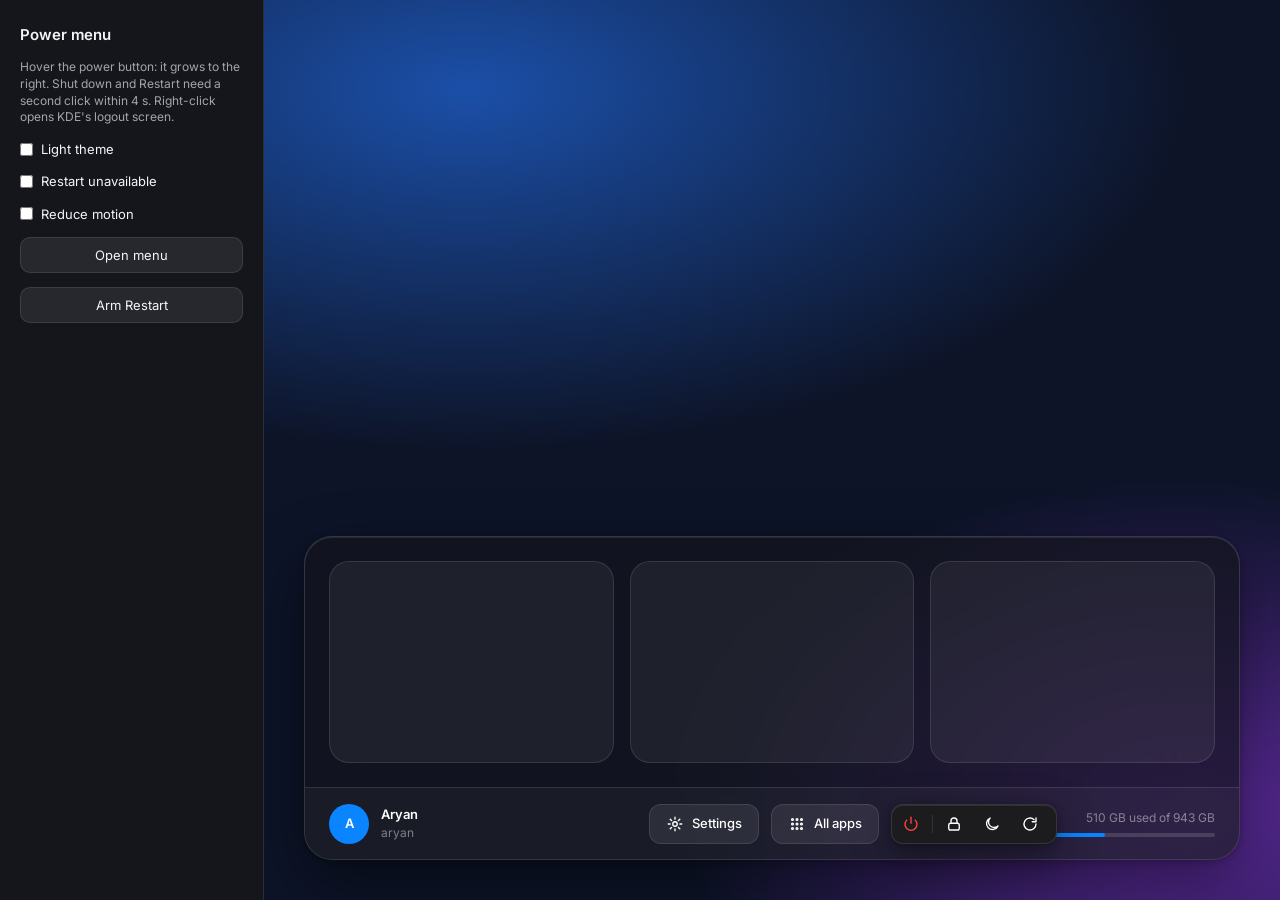
<file: docs/mockups/power-menu.html>
<!doctype html>
<html lang="en" data-theme="dark">
<head>
<meta charset="utf-8">
<meta name="viewport" content="width=device-width, initial-scale=1">
<title>Dockyard Power Menu</title>
<link rel="stylesheet" href="https://fonts.googleapis.com/css2?family=Inter:wght@400;500;600;700&display=swap">
<style>
/* Dockyard: power menu mockup. Tokens follow docs/STYLE.md and dockyard-dashboard.html. */
:root {
  --sans: Inter, "Noto Sans", system-ui, sans-serif;
  --enter: cubic-bezier(.16, 1, .3, 1);
  --spring: cubic-bezier(.34, 1.56, .64, 1);
  --accent: #0a84ff;
  --page: #0b0c10; --raise: #15161c; --ink: #f5f5f7; --ink-2: rgba(245,245,247,.64); --line: rgba(255,255,255,.1);
  --g-ink: #fff; --g-ink-2: rgba(255,255,255,.62); --g-ink-3: rgba(255,255,255,.44);
  --g-rim: rgba(255,255,255,.14); --g-top: rgba(255,255,255,.09);
  --g-panel: rgba(20,21,30,.72); --g-foot: rgba(255,255,255,.035);
  --g-tile: rgba(255,255,255,.055); --g-tile-h: rgba(255,255,255,.09); --g-tile-rim: rgba(255,255,255,.11);
  --g-btn: rgba(255,255,255,.08); --g-btn-h: rgba(255,255,255,.14); --g-track: rgba(255,255,255,.14);
  --g-shadow: 0 24px 64px rgba(0,0,0,.45), 0 2px 8px rgba(0,0,0,.25);
  --bar-low: #ff453a;
  --pm-bg: #1c1c1e; --pm-shadow: 0 12px 40px rgba(0,0,0,.4), 0 2px 8px rgba(0,0,0,.25);
  --danger-bg: rgba(255,69,58,.16);
  --dur: 1;
}
:root[data-theme="light"] {
  --page: #eceef3; --raise: #fff; --ink: #1c1c1e; --ink-2: rgba(28,28,30,.62); --line: rgba(0,0,0,.1);
  --g-ink: #1c1c1e; --g-ink-2: rgba(28,28,30,.62); --g-ink-3: rgba(28,28,30,.44);
  --g-rim: rgba(0,0,0,.1); --g-top: rgba(255,255,255,.7);
  --g-panel: rgba(250,250,253,.78); --g-foot: rgba(0,0,0,.03);
  --g-tile: rgba(0,0,0,.043); --g-tile-h: rgba(0,0,0,.075); --g-tile-rim: rgba(0,0,0,.08);
  --g-btn: rgba(0,0,0,.06); --g-btn-h: rgba(0,0,0,.1); --g-track: rgba(0,0,0,.12);
  --g-shadow: 0 24px 64px rgba(30,30,60,.2), 0 2px 8px rgba(30,30,60,.1);
  --bar-low: #e0352b;
  --pm-bg: #fff; --pm-shadow: 0 12px 40px rgba(30,30,60,.18), 0 2px 8px rgba(30,30,60,.08);
  --danger-bg: rgba(224,53,43,.12);
}
* { box-sizing: border-box; margin: 0 }
body { font: 13px/1.4 var(--sans); background: var(--page); color: var(--ink); min-height: 100vh }
.page { display: grid; grid-template-columns: 264px 1fr; min-height: 100vh }
.controls { padding: 24px 20px; border-right: 1px solid var(--line); background: var(--raise); display: flex; flex-direction: column; gap: 14px }
.controls h1 { font-size: 15px; font-weight: 600 }
.controls p { color: var(--ink-2); font-size: 12px }
.controls label { display: flex; gap: 8px; align-items: center; cursor: pointer }
.controls button { font: inherit; color: var(--ink); background: var(--g-btn); border: 1px solid var(--line); border-radius: 10px; padding: 8px 12px; cursor: pointer }
.controls button:hover { background: var(--g-btn-h) }
.stage { position: relative; display: flex; align-items: flex-end; justify-content: center; padding: 40px; overflow: hidden;
  background: radial-gradient(1200px 600px at 20% 10%, #1b4fa8 0%, transparent 60%), radial-gradient(900px 600px at 90% 90%, #5e2a9e 0%, transparent 55%), #0d1428 }
:root[data-theme="light"] .stage { background: radial-gradient(1200px 600px at 20% 10%, #9ec5ff 0%, transparent 60%), radial-gradient(900px 600px at 90% 90%, #e3c4ff 0%, transparent 55%), #dfe8fb }

.panel { width: min(1040px, 100%); border-radius: 28px; background: var(--g-panel); border: 1px solid var(--g-rim);
  backdrop-filter: blur(40px); box-shadow: var(--g-shadow), inset 0 1px 0 var(--g-top); color: var(--g-ink); overflow: visible }
.cards { display: grid; grid-template-columns: repeat(3, 1fr); gap: 16px; padding: 24px; height: 250px }
.cards div { background: var(--g-tile); border: 1px solid var(--g-tile-rim); border-radius: 20px }
.foot { height: 72px; padding: 0 24px; display: flex; align-items: center; gap: 12px; background: var(--g-foot); border-top: 1px solid var(--g-tile-rim); border-radius: 0 0 28px 28px }
.av { width: 40px; height: 40px; border-radius: 50%; background: var(--accent); color: #fff; display: grid; place-items: center; font-weight: 600 }
.who b { display: block; font-weight: 600 } .who span { color: var(--g-ink-3); font-size: 12px }
.sp { flex: 1 }
.fbtn { height: 40px; padding: 0 16px; display: flex; align-items: center; gap: 8px; border-radius: 12px; border: 1px solid var(--g-tile-rim); background: var(--g-btn); color: inherit; font: inherit; font-weight: 500; cursor: pointer; transition: background .12s ease-out, transform .08s }
.fbtn:hover { background: var(--g-btn-h) } .fbtn:active { transform: scale(.97) }
.fbtn.power { width: 40px; padding: 0; justify-content: center; position: relative }
.fbtn.power:hover, .fbtn.power[aria-expanded="true"] { color: var(--bar-low); background: var(--g-btn-h) }
.fbtn:focus-visible, .row:focus-visible { outline: 2px solid var(--accent); outline-offset: 2px }
.meter { width: 240px; font-size: 12px } .meter i { display: block; height: 4px; border-radius: 2px; background: var(--g-track); margin-top: 6px } .meter i b { display: block; height: 100%; width: 54%; background: var(--accent); border-radius: 2px }
svg.i { width: 18px; height: 18px; fill: none; stroke: currentColor; stroke-width: 1.8; stroke-linecap: round; stroke-linejoin: round; flex: none }

.pwrap { position: relative; width: 40px; height: 40px; z-index: 5 }
/* The pill grows to the right over the free space; the base stays 40 px wide in the layout. */
.pill { position: absolute; left: 0; top: 0; height: 40px; width: 40px; display: flex; align-items: center; overflow: hidden; border-radius: 12px;
  background: var(--g-btn); border: 1px solid var(--g-tile-rim);
  transition: width calc(.32s * var(--dur)) var(--enter), background .12s ease-out, box-shadow calc(.32s * var(--dur)) var(--enter) }
.pwrap.open .pill { width: var(--w); background: var(--pm-bg); box-shadow: var(--pm-shadow), inset 0 1px 0 var(--g-top) }
.pbtn, .opt { flex: none; padding: 0; height: 38px; min-width: 38px; border: 0; background: transparent; color: inherit; font: inherit; font-weight: 500; font-size: 13px;
  display: flex; align-items: center; justify-content: center; gap: 8px; cursor: pointer; border-radius: 10px; position: relative; white-space: nowrap;
  transition: background calc(.12s * var(--dur)) ease-out, color .12s, min-width calc(.22s * var(--dur)) var(--enter), padding calc(.22s * var(--dur)) var(--enter) }
.pbtn { width: auto }
.pbtn:hover, .pwrap.open .pbtn { color: var(--bar-low) }
.opt { opacity: 0; transform: translateX(-6px); transition: opacity calc(.2s * var(--dur)) ease-out, transform calc(.32s * var(--dur)) var(--enter), background .12s, min-width calc(.22s * var(--dur)) var(--enter), padding calc(.22s * var(--dur)) var(--enter) }
.pwrap.open .opt { opacity: 1; transform: none }
.pwrap.open .opt:nth-of-type(2) { transition-delay: 30ms, 30ms, 0s, 0s, 0s }
.pwrap.open .opt:nth-of-type(3) { transition-delay: 60ms, 60ms, 0s, 0s, 0s }
.pwrap.open .opt:nth-of-type(4) { transition-delay: 90ms, 90ms, 0s, 0s, 0s }
.opt:hover, .opt:focus-visible { background: var(--g-tile-h) }
.opt:active { transform: scale(.96) }
.opt[aria-disabled="true"] { opacity: .35 !important; pointer-events: none }
.opt.armed, .pbtn.armed { background: var(--danger-bg); color: var(--bar-low); padding: 0 12px; min-width: 96px }
.opt .lbl, .pbtn .lbl { display: none; font-weight: 600 } .opt.armed .lbl, .pbtn.armed .lbl { display: inline }
.opt .bar, .pbtn .bar { display: none; position: absolute; left: 10px; right: 10px; bottom: 3px; height: 2px; border-radius: 2px; background: var(--bar-low); transform-origin: left }
.opt.armed .bar, .pbtn.armed .bar { display: block; animation: drain 4s linear forwards }
.divider { flex: none; width: 1px; height: 18px; background: var(--g-tile-rim); margin: 0 2px; opacity: 0; transition: opacity .2s }
.pwrap.open .divider { opacity: 1 }
/* name of the hovered option, above it */
.opt[data-tip]:hover::after, .opt[data-tip]:focus-visible::after { content: attr(data-tip); position: absolute; bottom: calc(100% + 10px); left: 50%; transform: translateX(-50%); font-size: 12px; background: var(--pm-bg); border: 1px solid var(--g-rim); padding: 4px 8px; border-radius: 8px; color: var(--g-ink); pointer-events: none }
.opt.armed::after { display: none !important }
@keyframes drain { to { transform: scaleX(0) } }
.toast { position: fixed; left: 50%; bottom: 28px; transform: translate(-50%, 20px); background: var(--pm-bg); color: var(--ink); border: 1px solid var(--line); padding: 10px 16px; border-radius: 12px; opacity: 0; transition: .25s var(--enter); box-shadow: var(--pm-shadow) }
.toast.show { opacity: 1; transform: translate(-50%, 0) }
@media (max-width: 800px) { .page { grid-template-columns: 1fr } .controls { border-right: 0 } .stage { padding: 16px } .meter { display: none } }
</style>
</head>
<body>
<svg width="0" height="0" style="position:absolute">
  <symbol id="i-power" viewBox="0 0 24 24"><path d="M12 3v8"/><path d="M6.3 6.8a8 8 0 1 0 11.4 0"/></symbol>
  <symbol id="i-lock" viewBox="0 0 24 24"><rect x="5" y="11" width="14" height="9" rx="2.5"/><path d="M8 11V8a4 4 0 0 1 8 0v3"/></symbol>
  <symbol id="i-moon" viewBox="0 0 24 24"><path d="M20 14.5A8 8 0 1 1 9.5 4a6.5 6.5 0 0 0 10.5 10.5Z"/></symbol>
  <symbol id="i-hib" viewBox="0 0 24 24"><path d="M19 15A7 7 0 1 1 9 5a5.5 5.5 0 0 0 10 10Z"/><path d="M14 3h4l-4 4h4"/></symbol>
  <symbol id="i-user" viewBox="0 0 24 24"><circle cx="9" cy="8" r="3.2"/><path d="M3.5 19a5.5 5.5 0 0 1 11 0"/><path d="M16 6.2a3 3 0 0 1 0 5.6M18.5 19a5.5 5.5 0 0 0-3-4.9"/></symbol>
  <symbol id="i-logout" viewBox="0 0 24 24"><path d="M10 4H6.5A1.5 1.5 0 0 0 5 5.5v13A1.5 1.5 0 0 0 6.5 20H10"/><path d="M15 8l4 4-4 4M19 12H9"/></symbol>
  <symbol id="i-restart" viewBox="0 0 24 24"><path d="M20 12a8 8 0 1 1-2.5-5.8"/><path d="M20 4v5h-5"/></symbol>
  <symbol id="i-gear" viewBox="0 0 24 24"><circle cx="12" cy="12" r="3"/><path d="M12 3v2.5M12 18.5V21M3 12h2.5M18.5 12H21M5.6 5.6l1.8 1.8M16.6 16.6l1.8 1.8M5.6 18.4l1.8-1.8M16.6 7.4l1.8-1.8"/></symbol>
  <symbol id="i-grid" viewBox="0 0 24 24"><circle cx="6" cy="6" r="1.2"/><circle cx="12" cy="6" r="1.2"/><circle cx="18" cy="6" r="1.2"/><circle cx="6" cy="12" r="1.2"/><circle cx="12" cy="12" r="1.2"/><circle cx="18" cy="12" r="1.2"/><circle cx="6" cy="18" r="1.2"/><circle cx="12" cy="18" r="1.2"/><circle cx="18" cy="18" r="1.2"/></symbol>
</svg>

<div class="page">
  <aside class="controls">
    <h1>Power menu</h1>
    <p>Hover the power button: it grows to the right. Shut down and Restart need a second click within 4 s. Right-click opens KDE's logout screen.</p>
    <label><input type="checkbox" id="tTheme"> Light theme</label>
    <label><input type="checkbox" id="tRestart"> Restart unavailable</label>
    <label><input type="checkbox" id="tMotion"> Reduce motion</label>
    <button id="bOpen">Open menu</button>
    <button id="bArm">Arm Restart</button>
  </aside>

  <main class="stage">
    <section class="panel">
      <div class="cards"><div></div><div></div><div></div></div>
      <footer class="foot">
        <div class="av">A</div>
        <div class="who"><b>Aryan</b><span>aryan</span></div>
        <div class="sp"></div>
        <button class="fbtn"><svg class="i"><use href="#i-gear"/></svg>Settings</button>
        <button class="fbtn"><svg class="i"><use href="#i-grid"/></svg>All apps</button>
        <div class="pwrap" id="pw">
          <div class="pill" id="pill" role="menubar" aria-label="Power options">
            <button class="pbtn" id="pbtn" aria-label="Shut down" data-act="Shut down" data-ask="Shut down?" data-danger><svg class="i"><use href="#i-power"/></svg><span class="lbl">Shut down?</span><i class="bar"></i></button>
            <i class="divider"></i>
            <button class="opt" role="menuitem" data-act="Lock" data-tip="Lock"><svg class="i"><use href="#i-lock"/></svg></button>
            <button class="opt" role="menuitem" data-act="Sleep" data-tip="Sleep"><svg class="i"><use href="#i-moon"/></svg></button>
            <button class="opt" role="menuitem" data-act="Restart" data-ask="Restart?" data-danger data-tip="Restart" id="rRestart"><svg class="i"><use href="#i-restart"/></svg><span class="lbl">Restart?</span><i class="bar"></i></button>
          </div>
        </div>
        <div class="meter" style="margin-left:32px"><span>Storage</span> <span style="float:right;color:var(--g-ink-3)">510 GB used of 943 GB</span><i><b></b></i></div>
      </footer>
    </section>
  </main>
</div>
<div class="toast" id="toast"></div>

<script>
const $ = s => document.querySelector(s), root = document.documentElement;
const pw = $("#pw"), pill = $("#pill"), toast = $("#toast");
let armed = null, armTimer = 0, toastTimer = 0, inTimer = 0, outTimer = 0;

const items = () => [...pill.querySelectorAll(".pbtn, .opt")].filter(r => r.style.display !== "none" && r.getAttribute("aria-disabled") !== "true");
function say(t) { toast.textContent = t; toast.classList.add("show"); clearTimeout(toastTimer); toastTimer = setTimeout(() => toast.classList.remove("show"), 1800) }
function disarm() { if (armed) { armed.classList.remove("armed"); armed = null; clearTimeout(armTimer); fit() } }
function arm(r) {
  disarm(); armed = r; r.classList.add("armed");
  const bar = r.querySelector(".bar"); bar.style.animation = "none"; bar.offsetWidth; bar.style.animation = "";
  armTimer = setTimeout(disarm, 4000); fit();
}
// Width of the open pill: base button plus visible options (an armed one is wider).
function fit() {
  let w = 2 + 4;
  for (const r of pill.querySelectorAll(".pbtn, .opt")) if (r.style.display !== "none") w += r.classList.contains("armed") ? 108 : 38;
  pill.style.setProperty("--w", w + 8 + "px");
}
function openPill() { clearTimeout(outTimer); inTimer = setTimeout(() => { fit(); pw.classList.add("open") }, 120) }
function closePill() { clearTimeout(inTimer); outTimer = setTimeout(() => { disarm(); pw.classList.remove("open") }, 280) }
function activate(r) {
  if (r.hasAttribute("data-danger") && armed !== r) return arm(r);
  const t = { Lock: "lock the screen", Sleep: "suspend" }[r.dataset.act] || r.dataset.act.toLowerCase();
  say("Would " + t); disarm(); pw.classList.remove("open");
}

pw.addEventListener("pointerenter", openPill);
pw.addEventListener("pointerleave", () => { if (!pw.contains(document.activeElement) || !document.activeElement.matches(":focus-visible")) closePill() });
pw.addEventListener("focusin", e => { if (e.target.matches(":focus-visible")) { clearTimeout(outTimer); fit(); pw.classList.add("open") } });
pw.addEventListener("focusout", e => { if (!pw.contains(e.relatedTarget)) closePill() });
pill.querySelectorAll(".pbtn, .opt").forEach(r => {
  // The base button only acts once the pill is open, so a stray hover-click cannot shut down.
  r.addEventListener("click", () => { if (r.id === "pbtn" && !pw.classList.contains("open")) { fit(); pw.classList.add("open"); return } activate(r) });
  r.addEventListener("focus", () => { if (armed && armed !== r) disarm() });
});
pbtn.addEventListener("contextmenu", e => { e.preventDefault(); say("KDE's logout screen would open") });
pill.addEventListener("keydown", e => {
  const list = items(), i = list.indexOf(document.activeElement);
  if (e.key === "ArrowRight") { e.preventDefault(); list[(i + 1) % list.length].focus() }
  else if (e.key === "ArrowLeft") { e.preventDefault(); list[(i - 1 + list.length) % list.length].focus() }
  else if (e.key === "Home") { e.preventDefault(); list[0].focus() }
  else if (e.key === "End") { e.preventDefault(); list[list.length - 1].focus() }
  else if (e.key === "Escape") { e.preventDefault(); if (armed) disarm(); else { pw.classList.remove("open"); pbtn.focus() } }
});
$("#tTheme").onchange = e => root.dataset.theme = e.target.checked ? "light" : "dark";
$("#tRestart").onchange = e => $("#rRestart").setAttribute("aria-disabled", e.target.checked);
$("#tMotion").onchange = e => root.style.setProperty("--dur", e.target.checked ? 0 : 1);
$("#bOpen").onclick = () => { fit(); pw.classList.toggle("open") };
$("#bArm").onclick = () => { fit(); pw.classList.add("open"); arm($("#rRestart")) };
if (matchMedia("(prefers-reduced-motion: reduce)").matches) { $("#tMotion").checked = true; root.style.setProperty("--dur", 0) }
fit(); pw.classList.add("open");
</script>
</body>
</html>
</file>
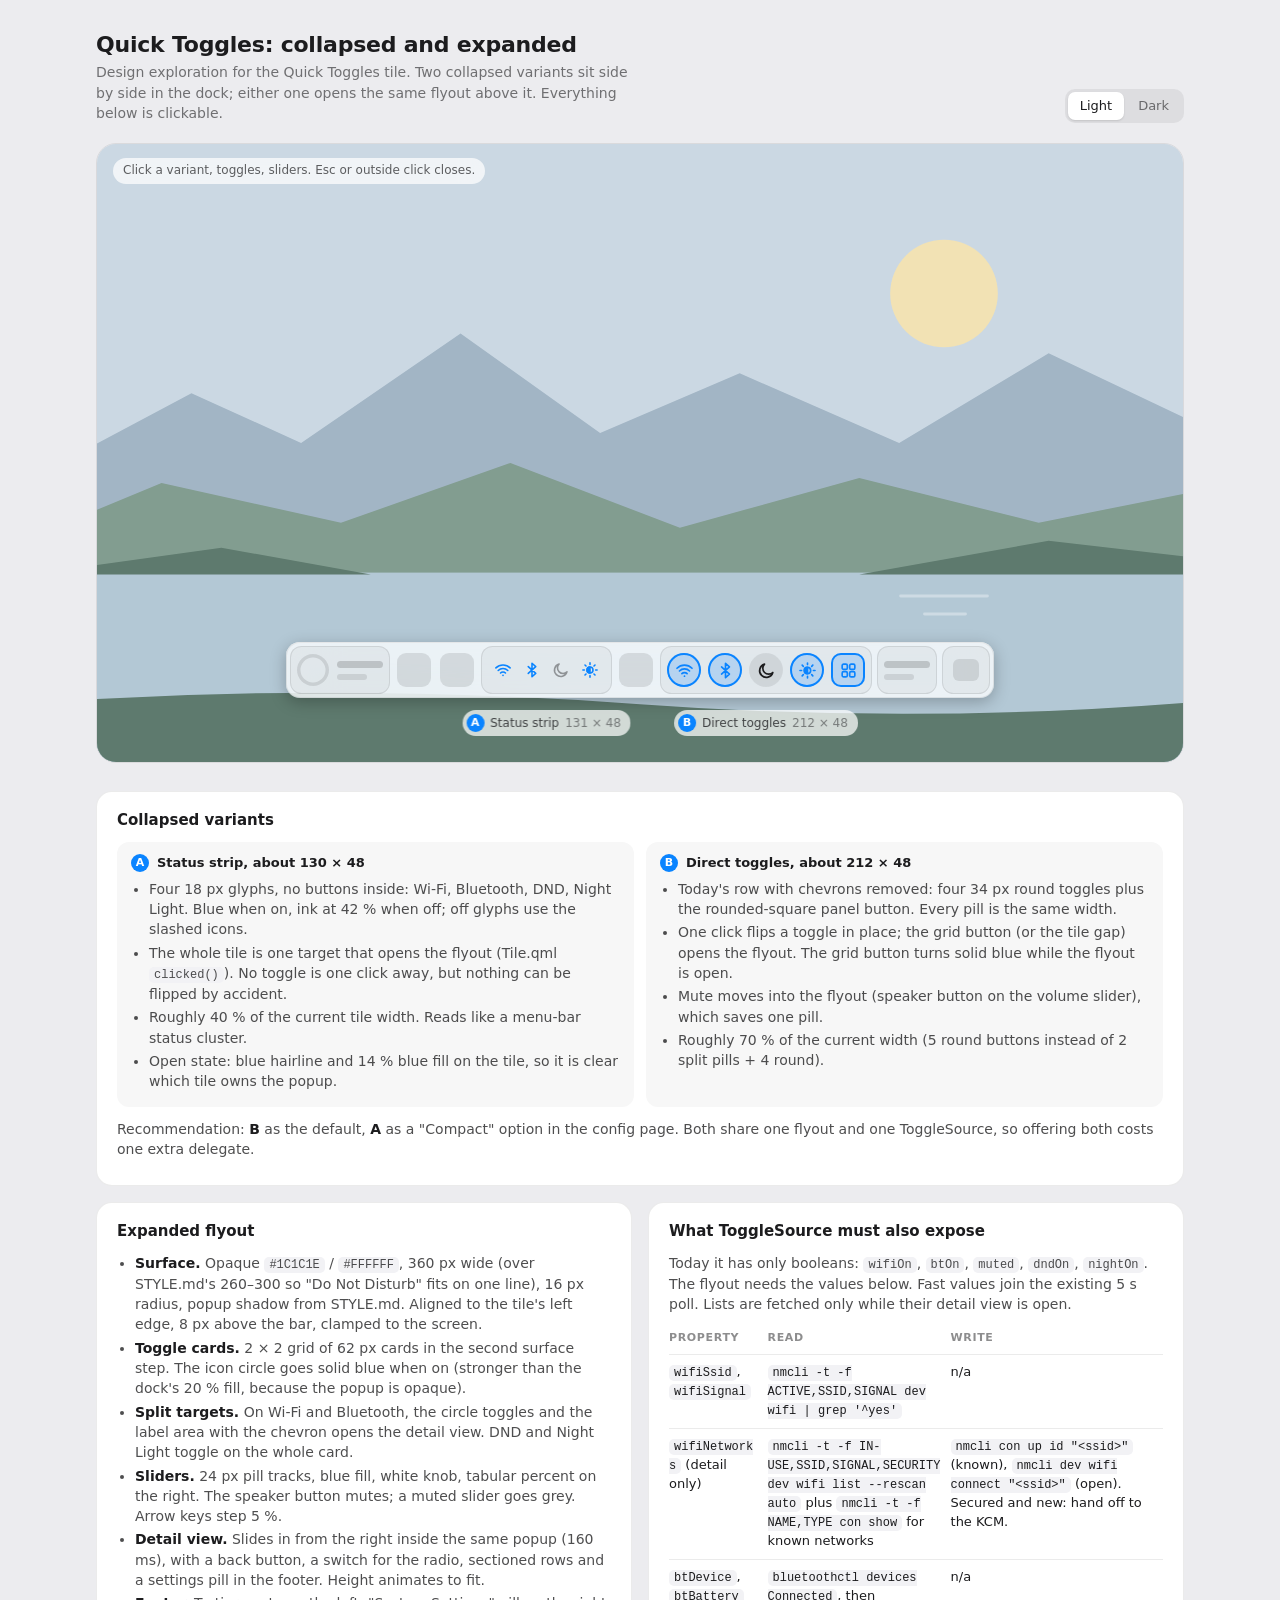
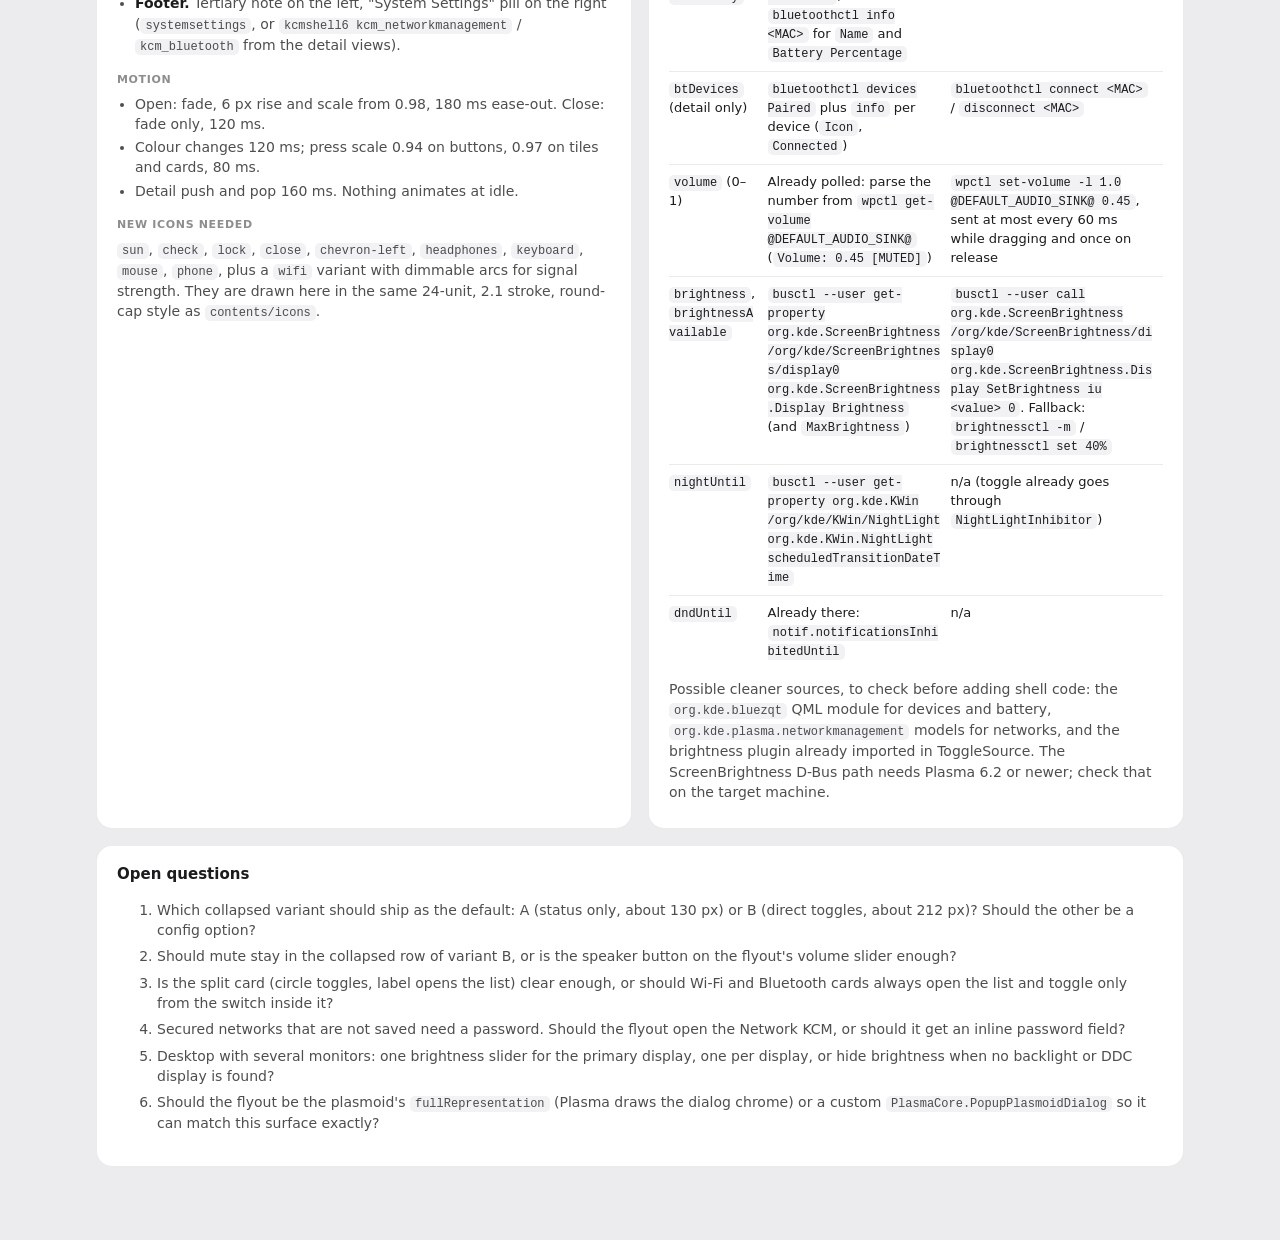
<file: docs/mockups/quick-settings.html>
<!doctype html>
<html lang="en">
<head>
<meta charset="utf-8">
<meta name="viewport" content="width=device-width, initial-scale=1">
<title>Quick Settings Mockup</title>
<style>
/* Tokens follow docs/STYLE.md. Light first, dark overrides via [data-theme]. */
:root {
  --accent: #0A84FF;
  --accent-rgb: 10,132,255;

  --ink: #1C1C1E;
  --ink-rgb: 28,28,30;

  --page: #ECECEF;
  --page-card: #FFFFFF;
  --page-line: rgba(0,0,0,.08);
  --code-bg: #F2F2F5;

  --bar: rgba(255,255,255,.76);
  --bar-rim: rgba(0,0,0,.08);
  --bar-top: rgba(255,255,255,.6);
  --tile: rgba(0,0,0,.043);
  --tile-h: rgba(0,0,0,.083);
  --tile-b: rgba(0,0,0,.09);
  --tile-top: transparent;
  --btn: rgba(0,0,0,.08);
  --btn-h: rgba(0,0,0,.12);
  --ghost: rgba(0,0,0,.10);
  --ghost-2: rgba(0,0,0,.16);

  --pop: #FFFFFF;
  --pop-2: #F2F2F7;
  --pop-3: #E5E5EA;
  --pop-line: rgba(0,0,0,.07);
  --pop-band: rgba(0,0,0,.03);
  --pop-shadow: 0 12px 40px rgba(0,0,0,.22), 0 0 0 1px rgba(0,0,0,.06);
  --knob-shadow: 0 1px 3px rgba(0,0,0,.25);

  --wp-sky: #CBD8E3;
  --wp-orb: #F2E2B4;
  --wp-far: #A2B5C5;
  --wp-mid: #829D90;
  --wp-near: #5E7A6E;
  --wp-lake: #B3C8D5;
  --wp-glint: rgba(255,255,255,.35);

  --cap-bg: rgba(255,255,255,.72);

  --t-color: 120ms cubic-bezier(.2,.7,.3,1);
  --t-press: 80ms ease-out;
  color-scheme: light;
}
:root[data-theme="dark"] {
  --ink: #FFFFFF;
  --ink-rgb: 255,255,255;

  --page: #0E0F11;
  --page-card: #17181B;
  --page-line: rgba(255,255,255,.08);
  --code-bg: #212226;

  --bar: rgba(24,24,27,.52);
  --bar-rim: rgba(255,255,255,.10);
  --bar-top: rgba(255,255,255,.18);
  --tile: rgba(255,255,255,.055);
  --tile-h: rgba(255,255,255,.095);
  --tile-b: rgba(255,255,255,.13);
  --tile-top: rgba(255,255,255,.08);
  --btn: rgba(255,255,255,.12);
  --btn-h: rgba(255,255,255,.17);
  --ghost: rgba(255,255,255,.10);
  --ghost-2: rgba(255,255,255,.17);

  --pop: #1C1C1E;
  --pop-2: #2C2C2E;
  --pop-3: #3A3A3C;
  --pop-line: rgba(255,255,255,.07);
  --pop-band: rgba(0,0,0,.22);
  --pop-shadow: 0 12px 40px rgba(0,0,0,.5), 0 0 0 1px rgba(255,255,255,.07);
  --knob-shadow: 0 1px 3px rgba(0,0,0,.5);

  --wp-sky: #1B2131;
  --wp-orb: #E6D8B2;
  --wp-far: #2C374B;
  --wp-mid: #24303F;
  --wp-near: #172029;
  --wp-lake: #202A3B;
  --wp-glint: rgba(230,216,178,.18);

  --cap-bg: rgba(20,20,22,.66);
  color-scheme: dark;
}

* { box-sizing: border-box; }
html, body { margin: 0; }
body {
  background: var(--page);
  color: var(--ink);
  font: 14px/1.45 Inter, "Segoe UI Variable Text", "Segoe UI", system-ui, -apple-system, "Noto Sans", sans-serif;
  -webkit-font-smoothing: antialiased;
  transition: background-color var(--t-color), color var(--t-color);
}
button { font: inherit; color: inherit; background: none; border: 0; padding: 0; margin: 0; cursor: pointer; -webkit-tap-highlight-color: transparent; }
button:focus-visible, [tabindex]:focus-visible { outline: 2px solid var(--accent); outline-offset: 2px; }
.tnum { font-variant-numeric: tabular-nums; font-feature-settings: "tnum" 1; }
.ic { width: 100%; height: 100%; display: block; }

.page { max-width: 1120px; margin: 0 auto; padding: 32px 16px 64px; }

/* ---------- header ---------- */
.top { display: flex; align-items: flex-end; justify-content: space-between; gap: 16px; flex-wrap: wrap; margin-bottom: 20px; }
.top h1 { font-size: 22px; line-height: 1.2; font-weight: 700; margin: 0 0 4px; letter-spacing: -.01em; }
.top p { margin: 0; color: rgba(var(--ink-rgb), .6); max-width: 62ch; }
.seg { display: inline-flex; padding: 3px; border-radius: 10px; background: rgba(var(--ink-rgb), .07); gap: 2px; }
.seg button { height: 28px; padding: 0 12px; border-radius: 7px; font-size: 13px; font-weight: 500; color: rgba(var(--ink-rgb), .6); transition: background-color var(--t-color), color var(--t-color); }
.seg button[aria-pressed="true"] { background: var(--page-card); color: var(--ink); box-shadow: 0 1px 2px rgba(0,0,0,.12); }

/* ---------- stage ---------- */
.stage {
  position: relative; height: 620px; border-radius: 20px; overflow: hidden;
  border: 1px solid var(--page-line);
  isolation: isolate;
}
.wall { position: absolute; inset: 0; width: 100%; height: 100%; z-index: -1; }
.wall * { transition: fill var(--t-color); }
.stage-hint {
  position: absolute; top: 14px; left: 16px; font-size: 12px; color: rgba(var(--ink-rgb), .7);
  background: var(--cap-bg); padding: 4px 10px; border-radius: 999px; backdrop-filter: blur(12px); -webkit-backdrop-filter: blur(12px);
}

/* Dock: bar = tile 48 + 4 px padding top and bottom = 56, radius 25 %. */
.dock {
  position: absolute; left: 50%; bottom: 64px; transform: translateX(-50%);
  height: 56px; padding: 4px; border-radius: 14px;
  display: flex; align-items: center; gap: 5px;
  background: var(--bar);
  backdrop-filter: blur(26px) saturate(1.5); -webkit-backdrop-filter: blur(26px) saturate(1.5);
  box-shadow: inset 0 0 0 1px var(--bar-rim), inset 0 1px 0 var(--bar-top), 0 4px 16px rgba(0,0,0,.25);
  transition: background-color var(--t-color);
  white-space: nowrap;
}

/* Glass tile: 48 px tall, radius 24 %, padding 14 %. */
.tile {
  position: relative; height: 48px; border-radius: 11.5px; padding: 7px;
  background: var(--tile);
  box-shadow: inset 0 0 0 1px var(--tile-b);
  display: flex; align-items: center;
  transition: background-color var(--t-color), box-shadow var(--t-color), transform var(--t-press);
}
.tile::before {
  content: ""; position: absolute; left: 11.5px; right: 11.5px; top: 1px; height: 1px; background: var(--tile-top); pointer-events: none;
}

/* Neighbour placeholders, kept grey on purpose. */
.ghost { gap: 8px; }
.ghost .bar-a { width: 46px; height: 7px; border-radius: 4px; background: var(--ghost-2); }
.ghost .bar-b { width: 30px; height: 6px; border-radius: 3px; background: var(--ghost); margin-top: 6px; }
.ghost .ring { width: 32px; height: 32px; border-radius: 50%; box-shadow: inset 0 0 0 3.5px var(--ghost); }
.ghost .stack { display: flex; flex-direction: column; }
.ghost.sq { width: 48px; justify-content: center; }
.ghost.sq .blk { width: 26px; height: 22px; border-radius: 6px; background: var(--ghost); }
.appicon { width: 34px; height: 34px; border-radius: 9px; background: var(--ghost); margin: 0 2px; }

/* ---------- variant wrappers ---------- */
.vwrap { position: relative; }
.vcap {
  position: absolute; top: calc(100% + 16px); left: 50%; transform: translateX(-50%);
  display: flex; align-items: center; gap: 6px; padding: 4px 10px 4px 4px; border-radius: 999px;
  background: var(--cap-bg); backdrop-filter: blur(12px); -webkit-backdrop-filter: blur(12px);
  font-size: 12px; color: rgba(var(--ink-rgb), .8); white-space: nowrap; pointer-events: none;
}
.vcap b { display: grid; place-items: center; width: 18px; height: 18px; border-radius: 50%; background: var(--accent); color: #fff; font-size: 11px; font-weight: 700; }
.vcap .dim { color: rgba(var(--ink-rgb), .5); }

/* Variant A: status strip. Whole tile is one button. */
.qa { gap: 11px; padding: 0 13px; cursor: pointer; }
.qa:hover { background: var(--tile-h); }
.qa:active { transform: scale(.97); }
.qa .g { width: 18px; height: 18px; color: rgba(var(--ink-rgb), .42); transition: color var(--t-color); }
.qa .g.on { color: var(--accent); }
.qa[aria-expanded="true"] { background: rgba(var(--accent-rgb), .14); box-shadow: inset 0 0 0 1.5px rgba(var(--accent-rgb), .9); }

/* Variant B: direct round toggles + panel button. */
.qb { gap: 7px; cursor: pointer; }
.qb:hover { background: var(--tile-h); }
.rb {
  width: 34px; height: 34px; border-radius: 50%; display: grid; place-items: center;
  background: var(--btn); box-shadow: inset 0 0 0 2px transparent; color: var(--ink);
  transition: background-color var(--t-color), box-shadow var(--t-color), color var(--t-color), transform var(--t-press);
}
.rb:hover { background: var(--btn-h); }
.rb:active { transform: scale(.94); }
.rb .i { width: 19px; height: 19px; }
.rb.on { background: rgba(var(--accent-rgb), .2); box-shadow: inset 0 0 0 2px var(--accent); color: var(--accent); }
.rb.sq { border-radius: 10px; background: rgba(var(--accent-rgb), .2); box-shadow: inset 0 0 0 2px var(--accent); color: var(--accent); }
.rb.sq[aria-expanded="true"] { background: var(--accent); color: #fff; }

/* ---------- flyout ---------- */
.fly {
  position: absolute; width: 360px; z-index: 5;
  background: var(--pop); color: var(--ink); border-radius: 16px; box-shadow: var(--pop-shadow);
  opacity: 0; visibility: hidden; transform: translateY(6px) scale(.98);
  /* close: fade only, 120 ms; reset transform after fade */
  transition: opacity 120ms ease-out, visibility 0s linear 120ms, transform 0s linear 120ms, background-color var(--t-color);
}
.fly.open {
  opacity: 1; visibility: visible; transform: none;
  /* open: fade + 6 px slide + scale from .98, 180 ms */
  transition: opacity 180ms ease-out, transform 180ms cubic-bezier(.2,.8,.2,1), visibility 0s, background-color var(--t-color);
}
.viewport { overflow: hidden; border-radius: 16px; transition: height 160ms cubic-bezier(.2,.8,.2,1); }
.viewport.instant { transition: none; }
.views { display: flex; width: 200%; align-items: flex-start; transition: transform 160ms cubic-bezier(.2,.8,.2,1); }
.views.detail { transform: translateX(-50%); }
.view { width: 50%; }

.fh { display: flex; align-items: center; gap: 10px; height: 52px; padding: 0 10px 0 14px; }
.fh .logo { width: 24px; height: 24px; border-radius: 7px; background: rgba(var(--accent-rgb), .18); color: var(--accent); display: grid; place-items: center; }
.fh .logo .i { width: 15px; height: 15px; }
.fh .ttl { font-size: 14px; font-weight: 600; flex: 1; }
.fh .tag { font-size: 11px; font-weight: 500; padding: 2px 8px; border-radius: 999px; background: var(--pop-2); color: rgba(var(--ink-rgb), .6); }
.xbtn, .back {
  width: 28px; height: 28px; border-radius: 50%; display: grid; place-items: center; color: rgba(var(--ink-rgb), .6);
  transition: background-color var(--t-color), color var(--t-color), transform var(--t-press);
}
.xbtn:hover, .back:hover { background: var(--pop-2); color: var(--ink); }
.xbtn:active, .back:active { transform: scale(.94); }
.xbtn .i { width: 15px; height: 15px; }
.back .i { width: 17px; height: 17px; }

.grid { display: grid; grid-template-columns: 1fr 1fr; gap: 8px; padding: 0 12px; }
.card {
  position: relative; display: flex; align-items: center; gap: 9px; height: 62px; padding: 0 6px 0 9px;
  border-radius: 13px; background: var(--pop-2); text-align: left; min-width: 0;
  transition: background-color var(--t-color), transform var(--t-press);
}
button.card:active, .card .ctext:active { transform: scale(.97); }
.card:hover { background: color-mix(in srgb, var(--pop-2) 88%, var(--ink)); }
.cic {
  flex: none; width: 34px; height: 34px; border-radius: 50%; display: grid; place-items: center;
  background: rgba(var(--ink-rgb), .1); color: var(--ink);
  transition: background-color var(--t-color), color var(--t-color), transform var(--t-press);
}
button.cic:active { transform: scale(.94); }
.cic .i { width: 19px; height: 19px; }
.card.on .cic { background: var(--accent); color: #fff; }
.ctext { flex: 1; min-width: 0; display: flex; align-items: center; gap: 4px; height: 100%; text-align: left; transition: transform var(--t-press); }
.ctext .tx { flex: 1; min-width: 0; display: flex; flex-direction: column; }
.cl { font-size: 12.5px; font-weight: 600; line-height: 1.25; white-space: nowrap; overflow: hidden; text-overflow: ellipsis; }
.cs { font-size: 11.5px; line-height: 1.3; color: rgba(var(--ink-rgb), .55); white-space: nowrap; overflow: hidden; text-overflow: ellipsis; }
.card.on .cs { color: rgba(var(--ink-rgb), .7); }
.chev { flex: none; width: 12px; height: 12px; color: rgba(var(--ink-rgb), .38); }

.sliders { padding: 14px 12px 4px; display: flex; flex-direction: column; gap: 10px; }
.srow { display: flex; align-items: center; gap: 8px; }
.sicon {
  flex: none; width: 30px; height: 30px; border-radius: 50%; display: grid; place-items: center; color: rgba(var(--ink-rgb), .7);
  transition: background-color var(--t-color), color var(--t-color), transform var(--t-press);
}
button.sicon:hover { background: var(--pop-2); color: var(--ink); }
button.sicon:active { transform: scale(.94); }
.sicon .i { width: 18px; height: 18px; }
.sicon.muted { color: var(--accent); }
.slider {
  position: relative; flex: 1; height: 24px; border-radius: 12px; background: var(--pop-2);
  touch-action: none; cursor: pointer; overflow: hidden;
}
.slider .fill { position: absolute; left: 0; top: 0; bottom: 0; border-radius: 12px; background: var(--accent); transition: background-color var(--t-color); }
.slider.dragging .fill, .slider.dragging .knob { transition: none; }
.slider .knob {
  position: absolute; top: 2px; width: 20px; height: 20px; border-radius: 50%; background: #fff; box-shadow: var(--knob-shadow);
  transition: transform var(--t-press);
}
.slider:active .knob { transform: scale(.94); }
.slider.off .fill { background: rgba(var(--ink-rgb), .28); }
.sval { flex: none; width: 36px; text-align: right; font-size: 12px; color: rgba(var(--ink-rgb), .6); }

.ff {
  display: flex; align-items: center; justify-content: space-between; gap: 8px;
  margin-top: 12px; padding: 10px 12px 12px 14px; border-top: 1px solid var(--pop-line);
}
.note { font-size: 11.5px; color: rgba(var(--ink-rgb), .4); white-space: nowrap; overflow: hidden; text-overflow: ellipsis; }
.pill {
  flex: none; height: 28px; padding: 0 12px; border-radius: 999px; background: var(--pop-2); font-size: 12.5px; font-weight: 500;
  display: inline-flex; align-items: center; gap: 6px;
  transition: background-color var(--t-color), transform var(--t-press);
}
.pill:hover { background: var(--pop-3); }
.pill:active { transform: scale(.97); }
.pill .i { width: 14px; height: 14px; opacity: .75; }

/* detail view */
.sec { font-size: 11px; font-weight: 600; letter-spacing: .06em; text-transform: uppercase; color: rgba(var(--ink-rgb), .5); background: var(--pop-band); padding: 6px 14px; }
.list { padding: 2px 0 4px; }
.row {
  width: 100%; display: flex; align-items: center; gap: 10px; min-height: 40px; padding: 4px 14px; text-align: left;
  transition: background-color var(--t-color);
}
.row + .row { box-shadow: inset 0 1px 0 var(--pop-line); }
.row:hover { background: var(--pop-2); }
.row .ri { flex: none; width: 18px; height: 18px; color: var(--ink); }
.row .rdot { flex: none; width: 28px; height: 28px; border-radius: 50%; display: grid; place-items: center; background: var(--pop-2); color: var(--ink); transition: background-color var(--t-color), color var(--t-color); }
.row:hover .rdot { background: var(--pop-3); }
.row .rdot .i { width: 16px; height: 16px; }
.row.conn .rdot { background: var(--accent); color: #fff; }
.row .rt { flex: 1; min-width: 0; display: flex; flex-direction: column; }
.row .rn { font-size: 13.5px; white-space: nowrap; overflow: hidden; text-overflow: ellipsis; }
.row.conn .rn { font-weight: 600; }
.row .rs { font-size: 11.5px; color: rgba(var(--ink-rgb), .5); }
.row .rs.blue { color: var(--accent); }
.row .lk { flex: none; width: 13px; height: 13px; color: rgba(var(--ink-rgb), .4); }
.row .ck { flex: none; width: 16px; height: 16px; color: var(--accent); }
.row .ck.hide { visibility: hidden; }
.spin { display: inline-block; width: 10px; height: 10px; border-radius: 50%; border: 1.5px solid rgba(var(--accent-rgb), .3); border-top-color: var(--accent); vertical-align: -1px; margin-right: 5px; animation: spin .7s linear infinite; }
@keyframes spin { to { transform: rotate(360deg); } }
.empty { padding: 28px 24px 22px; text-align: center; color: rgba(var(--ink-rgb), .5); font-size: 13px; }
.empty .big { width: 30px; height: 30px; margin: 0 auto 10px; color: rgba(var(--ink-rgb), .3); }
.empty b { display: block; color: var(--ink); font-weight: 600; margin-bottom: 2px; }

.sw {
  flex: none; position: relative; width: 40px; height: 24px; border-radius: 12px; background: rgba(var(--ink-rgb), .18);
  transition: background-color var(--t-color), transform var(--t-press);
}
.sw::after {
  content: ""; position: absolute; top: 2px; left: 2px; width: 20px; height: 20px; border-radius: 50%; background: #fff; box-shadow: var(--knob-shadow);
  transition: transform var(--t-color);
}
.sw[aria-checked="true"] { background: var(--accent); }
.sw[aria-checked="true"]::after { transform: translateX(16px); }
.sw:active { transform: scale(.95); }

/* ---------- notes ---------- */
.notes { margin-top: 28px; display: grid; grid-template-columns: 1fr 1fr; gap: 16px; }
.nc { background: var(--page-card); border: 1px solid var(--page-line); border-radius: 16px; padding: 18px 20px; min-width: 0; }
.nc.wide { grid-column: 1 / -1; }
.nc h2 { font-size: 15px; margin: 0 0 10px; font-weight: 650; }
.nc h3 { font-size: 11px; text-transform: uppercase; letter-spacing: .06em; color: rgba(var(--ink-rgb), .5); margin: 16px 0 6px; font-weight: 600; }
.nc p, .nc li { color: rgba(var(--ink-rgb), .78); }
.nc p { margin: 0 0 8px; }
.nc ul { margin: 0; padding-left: 18px; }
.nc li { margin: 3px 0; }
.nc b { color: var(--ink); font-weight: 600; }
code { font: 12px/1.5 "JetBrains Mono", ui-monospace, "SFMono-Regular", Menlo, Consolas, monospace; background: var(--code-bg); padding: 1px 5px; border-radius: 5px; overflow-wrap: anywhere; }
.tw { overflow-x: auto; }
table { width: 100%; border-collapse: collapse; font-size: 13px; }
th, td { text-align: left; vertical-align: top; padding: 8px 10px 8px 0; border-top: 1px solid var(--page-line); }
th { font-size: 11px; text-transform: uppercase; letter-spacing: .06em; color: rgba(var(--ink-rgb), .5); font-weight: 600; border-top: 0; }
td code { white-space: normal; }
.cmp { display: grid; grid-template-columns: 1fr 1fr; gap: 12px; }
.cmp > div { border-radius: 12px; background: rgba(var(--ink-rgb), .035); padding: 12px 14px; }
.cmp h4 { margin: 0 0 6px; font-size: 13px; display: flex; gap: 8px; align-items: center; }
.cmp h4 b { display: grid; place-items: center; width: 18px; height: 18px; border-radius: 50%; background: var(--accent); color: #fff; font-size: 11px; }
.q li { margin: 6px 0; }

@media (max-width: 860px) {
  .notes, .cmp { grid-template-columns: 1fr; }
  .hide-narrow { display: none; }
}
@media (max-width: 560px) {
  .hide-xs { display: none; }
  .fly { width: calc(100% - 24px); max-width: 360px; }
  .stage { height: 660px; }
}
@media (prefers-reduced-motion: reduce) {
  *, *::before, *::after { transition-duration: 0ms !important; animation-duration: 0ms !important; }
}
</style>
</head>
<body>
<div class="page">

  <header class="top">
    <div>
      <h1>Quick Toggles: collapsed and expanded</h1>
      <p>Design exploration for the Quick Toggles tile. Two collapsed variants sit side by side in the dock; either one opens the same flyout above it. Everything below is clickable.</p>
    </div>
    <div class="seg" role="group" aria-label="Theme">
      <button type="button" data-theme-btn="light">Light</button>
      <button type="button" data-theme-btn="dark">Dark</button>
    </div>
  </header>

  <section class="stage" id="stage" aria-label="Dock preview">
    <svg class="wall" viewBox="0 0 1200 620" preserveAspectRatio="xMidYMid slice" aria-hidden="true">
      <rect width="1200" height="620" style="fill:var(--wp-sky)"/>
      <circle cx="905" cy="150" r="54" style="fill:var(--wp-orb)"/>
      <path d="M0 330 L150 250 L260 300 L420 190 L560 290 L700 230 L860 300 L1010 210 L1200 300 V620 H0Z" style="fill:var(--wp-far)"/>
      <path d="M0 390 L120 340 L300 380 L470 320 L640 385 L820 335 L1000 380 L1200 340 V620 H0Z" style="fill:var(--wp-mid)"/>
      <rect y="430" width="1200" height="190" style="fill:var(--wp-lake)"/>
      <rect x="860" y="452" width="90" height="3" rx="1.5" style="fill:var(--wp-glint)"/>
      <rect x="884" y="470" width="44" height="3" rx="1.5" style="fill:var(--wp-glint)"/>
      <path d="M0 430 L180 405 L330 432 L0 432Z M820 432 L1010 398 L1200 420 V432Z" style="fill:var(--wp-near)"/>
      <path d="M0 560 Q300 540 600 562 T1200 556 V620 H0Z" style="fill:var(--wp-near)"/>
    </svg>

    <div class="stage-hint">Click a variant, toggles, sliders. Esc or outside click closes.</div>

    <div class="dock" id="dock">
      <div class="tile ghost hide-narrow" aria-hidden="true"><div class="ring"></div><div class="stack"><div class="bar-a"></div><div class="bar-b"></div></div></div>
      <div class="appicon hide-xs" aria-hidden="true"></div>
      <div class="appicon hide-narrow" aria-hidden="true"></div>

      <div class="vwrap">
        <button type="button" class="tile qa" id="tileA" data-open aria-haspopup="dialog" aria-expanded="false" aria-controls="fly" title="Quick Settings">
          <span class="g" data-g="wifi"></span>
          <span class="g" data-g="bt"></span>
          <span class="g" data-g="dnd"></span>
          <span class="g" data-g="night"></span>
        </button>
        <div class="vcap"><b>A</b> Status strip <span class="dim tnum" data-w="tileA"></span></div>
      </div>

      <div class="appicon hide-xs" aria-hidden="true"></div>

      <div class="vwrap">
        <div class="tile qb" id="tileB" data-open-bg>
          <button type="button" class="rb" data-toggle="wifi" title="Wi-Fi"><span class="i" data-i></span></button>
          <button type="button" class="rb" data-toggle="bt" title="Bluetooth"><span class="i" data-i></span></button>
          <button type="button" class="rb" data-toggle="dnd" title="Do Not Disturb"><span class="i" data-i></span></button>
          <button type="button" class="rb" data-toggle="night" title="Night Light"><span class="i" data-i></span></button>
          <button type="button" class="rb sq" data-open aria-haspopup="dialog" aria-expanded="false" aria-controls="fly" title="Quick Settings"><span class="i" data-ic="grid"></span></button>
        </div>
        <div class="vcap"><b>B</b> Direct toggles <span class="dim tnum" data-w="tileB"></span></div>
      </div>

      <div class="tile ghost hide-narrow" aria-hidden="true"><div class="stack"><div class="bar-a"></div><div class="bar-b"></div></div></div>
      <div class="tile ghost sq" aria-hidden="true"><div class="blk"></div></div>
    </div>

    <!-- Flyout: opaque popup, 8 px above the bar, aligned to the tile's left edge. -->
    <div class="fly" id="fly" role="dialog" aria-label="Quick Settings" aria-modal="false" tabindex="-1">
      <div class="viewport" id="viewport">
        <div class="views" id="views">

          <div class="view" id="vMain">
            <div class="fh">
              <span class="logo"><span class="i" data-ic="grid"></span></span>
              <span class="ttl">Quick Settings</span>
              <span class="tag">aryan-desktop</span>
              <button type="button" class="xbtn" data-close aria-label="Close"><span class="i" data-ic="close"></span></button>
            </div>

            <div class="grid">
              <div class="card" data-card="wifi">
                <button type="button" class="cic" data-toggle="wifi" aria-label="Toggle Wi-Fi"><span class="i" data-i></span></button>
                <button type="button" class="ctext" data-detail="wifi" aria-label="Wi-Fi networks">
                  <span class="tx"><span class="cl">Wi-Fi</span><span class="cs" data-sub></span></span>
                  <span class="chev" data-ic="chevron-right"></span>
                </button>
              </div>
              <div class="card" data-card="bt">
                <button type="button" class="cic" data-toggle="bt" aria-label="Toggle Bluetooth"><span class="i" data-i></span></button>
                <button type="button" class="ctext" data-detail="bt" aria-label="Bluetooth devices">
                  <span class="tx"><span class="cl">Bluetooth</span><span class="cs" data-sub></span></span>
                  <span class="chev" data-ic="chevron-right"></span>
                </button>
              </div>
              <button type="button" class="card" data-card="dnd" data-toggle="dnd">
                <span class="cic"><span class="i" data-i></span></span>
                <span class="ctext"><span class="tx"><span class="cl">Do Not Disturb</span><span class="cs" data-sub></span></span></span>
              </button>
              <button type="button" class="card" data-card="night" data-toggle="night">
                <span class="cic"><span class="i" data-i></span></span>
                <span class="ctext"><span class="tx"><span class="cl">Night Light</span><span class="cs" data-sub></span></span></span>
              </button>
            </div>

            <div class="sliders">
              <div class="srow">
                <span class="sicon" aria-hidden="true"><span class="i" data-ic="sun"></span></span>
                <div class="slider" data-slider="bri" role="slider" tabindex="0" aria-label="Brightness" aria-valuemin="0" aria-valuemax="100"><div class="fill"></div><div class="knob"></div></div>
                <span class="sval tnum" data-val="bri"></span>
              </div>
              <div class="srow">
                <button type="button" class="sicon" id="muteBtn" data-toggle="muted" aria-label="Mute"><span class="i" data-i></span></button>
                <div class="slider" data-slider="vol" role="slider" tabindex="0" aria-label="Volume" aria-valuemin="0" aria-valuemax="100"><div class="fill"></div><div class="knob"></div></div>
                <span class="sval tnum" data-val="vol"></span>
              </div>
            </div>

            <div class="ff">
              <span class="note">Updates every 5 s while open</span>
              <button type="button" class="pill" data-settings="System Settings">System Settings</button>
            </div>
          </div>

          <div class="view" id="vDetail" inert>
            <!-- filled by renderDetail() -->
          </div>

        </div>
      </div>
    </div>
  </section>

  <!-- ---------- annotations ---------- -->
  <section class="notes">

    <div class="nc wide">
      <h2>Collapsed variants</h2>
      <div class="cmp">
        <div>
          <h4><b>A</b> Status strip, about 130 × 48</h4>
          <ul>
            <li>Four 18 px glyphs, no buttons inside: Wi-Fi, Bluetooth, DND, Night Light. Blue when on, ink at 42 % when off; off glyphs use the slashed icons.</li>
            <li>The whole tile is one target that opens the flyout (Tile.qml <code>clicked()</code>). No toggle is one click away, but nothing can be flipped by accident.</li>
            <li>Roughly 40 % of the current tile width. Reads like a menu-bar status cluster.</li>
            <li>Open state: blue hairline and 14 % blue fill on the tile, so it is clear which tile owns the popup.</li>
          </ul>
        </div>
        <div>
          <h4><b>B</b> Direct toggles, about 212 × 48</h4>
          <ul>
            <li>Today's row with chevrons removed: four 34 px round toggles plus the rounded-square panel button. Every pill is the same width.</li>
            <li>One click flips a toggle in place; the grid button (or the tile gap) opens the flyout. The grid button turns solid blue while the flyout is open.</li>
            <li>Mute moves into the flyout (speaker button on the volume slider), which saves one pill.</li>
            <li>Roughly 70 % of the current width (5 round buttons instead of 2 split pills + 4 round).</li>
          </ul>
        </div>
      </div>
      <p style="margin-top:12px">Recommendation: <b>B</b> as the default, <b>A</b> as a "Compact" option in the config page. Both share one flyout and one ToggleSource, so offering both costs one extra delegate.</p>
    </div>

    <div class="nc">
      <h2>Expanded flyout</h2>
      <ul>
        <li><b>Surface.</b> Opaque <code>#1C1C1E</code> / <code>#FFFFFF</code>, 360 px wide (over STYLE.md's 260–300 so "Do Not Disturb" fits on one line), 16 px radius, popup shadow from STYLE.md. Aligned to the tile's left edge, 8 px above the bar, clamped to the screen.</li>
        <li><b>Toggle cards.</b> 2 × 2 grid of 62 px cards in the second surface step. The icon circle goes solid blue when on (stronger than the dock's 20 % fill, because the popup is opaque).</li>
        <li><b>Split targets.</b> On Wi-Fi and Bluetooth, the circle toggles and the label area with the chevron opens the detail view. DND and Night Light toggle on the whole card.</li>
        <li><b>Sliders.</b> 24 px pill tracks, blue fill, white knob, tabular percent on the right. The speaker button mutes; a muted slider goes grey. Arrow keys step 5 %.</li>
        <li><b>Detail view.</b> Slides in from the right inside the same popup (160 ms), with a back button, a switch for the radio, sectioned rows and a settings pill in the footer. Height animates to fit.</li>
        <li><b>Footer.</b> Tertiary note on the left, "System Settings" pill on the right (<code>systemsettings</code>, or <code>kcmshell6 kcm_networkmanagement</code> / <code>kcm_bluetooth</code> from the detail views).</li>
      </ul>
      <h3>Motion</h3>
      <ul>
        <li>Open: fade, 6 px rise and scale from 0.98, 180 ms ease-out. Close: fade only, 120 ms.</li>
        <li>Colour changes 120 ms; press scale 0.94 on buttons, 0.97 on tiles and cards, 80 ms.</li>
        <li>Detail push and pop 160 ms. Nothing animates at idle.</li>
      </ul>
      <h3>New icons needed</h3>
      <p><code>sun</code>, <code>check</code>, <code>lock</code>, <code>close</code>, <code>chevron-left</code>, <code>headphones</code>, <code>keyboard</code>, <code>mouse</code>, <code>phone</code>, plus a <code>wifi</code> variant with dimmable arcs for signal strength. They are drawn here in the same 24-unit, 2.1 stroke, round-cap style as <code>contents/icons</code>.</p>
    </div>

    <div class="nc">
      <h2>What ToggleSource must also expose</h2>
      <p>Today it has only booleans: <code>wifiOn</code>, <code>btOn</code>, <code>muted</code>, <code>dndOn</code>, <code>nightOn</code>. The flyout needs the values below. Fast values join the existing 5 s poll. Lists are fetched only while their detail view is open.</p>
      <div class="tw">
      <table>
        <thead><tr><th>Property</th><th>Read</th><th>Write</th></tr></thead>
        <tbody>
          <tr><td><code>wifiSsid</code>, <code>wifiSignal</code></td>
              <td><code>nmcli -t -f ACTIVE,SSID,SIGNAL dev wifi | grep '^yes'</code></td>
              <td>n/a</td></tr>
          <tr><td><code>wifiNetworks</code> (detail only)</td>
              <td><code>nmcli -t -f IN-USE,SSID,SIGNAL,SECURITY dev wifi list --rescan auto</code> plus <code>nmcli -t -f NAME,TYPE con show</code> for known networks</td>
              <td><code>nmcli con up id "&lt;ssid&gt;"</code> (known), <code>nmcli dev wifi connect "&lt;ssid&gt;"</code> (open). Secured and new: hand off to the KCM.</td></tr>
          <tr><td><code>btDevice</code>, <code>btBattery</code></td>
              <td><code>bluetoothctl devices Connected</code>, then <code>bluetoothctl info &lt;MAC&gt;</code> for <code>Name</code> and <code>Battery Percentage</code></td>
              <td>n/a</td></tr>
          <tr><td><code>btDevices</code> (detail only)</td>
              <td><code>bluetoothctl devices Paired</code> plus <code>info</code> per device (<code>Icon</code>, <code>Connected</code>)</td>
              <td><code>bluetoothctl connect &lt;MAC&gt;</code> / <code>disconnect &lt;MAC&gt;</code></td></tr>
          <tr><td><code>volume</code> (0–1)</td>
              <td>Already polled: parse the number from <code>wpctl get-volume @DEFAULT_AUDIO_SINK@</code> (<code>Volume: 0.45 [MUTED]</code>)</td>
              <td><code>wpctl set-volume -l 1.0 @DEFAULT_AUDIO_SINK@ 0.45</code>, sent at most every 60 ms while dragging and once on release</td></tr>
          <tr><td><code>brightness</code>, <code>brightnessAvailable</code></td>
              <td><code>busctl --user get-property org.kde.ScreenBrightness /org/kde/ScreenBrightness/display0 org.kde.ScreenBrightness.Display Brightness</code> (and <code>MaxBrightness</code>)</td>
              <td><code>busctl --user call org.kde.ScreenBrightness /org/kde/ScreenBrightness/display0 org.kde.ScreenBrightness.Display SetBrightness iu &lt;value&gt; 0</code>. Fallback: <code>brightnessctl -m</code> / <code>brightnessctl set 40%</code></td></tr>
          <tr><td><code>nightUntil</code></td>
              <td><code>busctl --user get-property org.kde.KWin /org/kde/KWin/NightLight org.kde.KWin.NightLight scheduledTransitionDateTime</code></td>
              <td>n/a (toggle already goes through <code>NightLightInhibitor</code>)</td></tr>
          <tr><td><code>dndUntil</code></td>
              <td>Already there: <code>notif.notificationsInhibitedUntil</code></td>
              <td>n/a</td></tr>
        </tbody>
      </table>
      </div>
      <p style="margin-top:10px">Possible cleaner sources, to check before adding shell code: the <code>org.kde.bluezqt</code> QML module for devices and battery, <code>org.kde.plasma.networkmanagement</code> models for networks, and the brightness plugin already imported in ToggleSource. The ScreenBrightness D-Bus path needs Plasma 6.2 or newer; check that on the target machine.</p>
    </div>

    <div class="nc wide">
      <h2>Open questions</h2>
      <ol class="q">
        <li>Which collapsed variant should ship as the default: A (status only, about 130 px) or B (direct toggles, about 212 px)? Should the other be a config option?</li>
        <li>Should mute stay in the collapsed row of variant B, or is the speaker button on the flyout's volume slider enough?</li>
        <li>Is the split card (circle toggles, label opens the list) clear enough, or should Wi-Fi and Bluetooth cards always open the list and toggle only from the switch inside it?</li>
        <li>Secured networks that are not saved need a password. Should the flyout open the Network KCM, or should it get an inline password field?</li>
        <li>Desktop with several monitors: one brightness slider for the primary display, one per display, or hide brightness when no backlight or DDC display is found?</li>
        <li>Should the flyout be the plasmoid's <code>fullRepresentation</code> (Plasma draws the dialog chrome) or a custom <code>PlasmaCore.PopupPlasmoidDialog</code> so it can match this surface exactly?</li>
      </ol>
    </div>

  </section>
</div>

<script>
(function () {
  "use strict";

  /* Icons: the repo set from package/contents/icons (stroke 2.1, round), plus new
     glyphs in the same style. fill="#000" in the originals becomes currentColor. */
  var P = {
    "wifi": '<path d="M2.5 9.2a13.5 13.5 0 0 1 19 0"/><path d="M5.6 12.6a9 9 0 0 1 12.8 0"/><path d="M8.7 16a4.6 4.6 0 0 1 6.6 0"/><circle cx="12" cy="19.2" r="1.1" fill="currentColor" stroke="none"/>',
    "wifi-off": '<path d="M2.5 9.2a13.5 13.5 0 0 1 19 0"/><path d="M5.6 12.6a9 9 0 0 1 12.8 0"/><path d="M8.7 16a4.6 4.6 0 0 1 6.6 0"/><circle cx="12" cy="19.2" r="1.1" fill="currentColor" stroke="none"/><path d="M3.5 3.5l17 17"/>',
    "bluetooth": '<path d="M7 7.5l10 9-5 4.5V3l5 4.5-10 9"/>',
    "bluetooth-off": '<path d="M7 7.5l10 9-5 4.5V3l5 4.5-10 9"/><path d="M3.5 3.5l17 17"/>',
    "moon-dnd": '<path d="M20 14.5A8.5 8.5 0 1 1 9.5 4a7 7 0 0 0 10.5 10.5z"/>',
    "night-light": '<circle cx="12" cy="12" r="4"/><path d="M12 8a4 4 0 0 0 0 8z" fill="currentColor"/><path d="M12 2.5v2M12 19.5v2M2.5 12h2M19.5 12h2M5.3 5.3l1.4 1.4M17.3 17.3l1.4 1.4M5.3 18.7l1.4-1.4M17.3 6.7l1.4-1.4"/>',
    "speaker": '<path d="M4 9.5h3l5-4v13l-5-4H4z"/><path d="M15.5 9a4 4 0 0 1 0 6"/><path d="M18.2 6.4a7.5 7.5 0 0 1 0 11.2"/>',
    "speaker-muted": '<path d="M4 9.5h3l5-4v13l-5-4H4z"/><path d="M16 9.5l5 5M21 9.5l-5 5"/>',
    "grid": '<rect x="4" y="4" width="6.5" height="6.5" rx="1.8"/><rect x="13.5" y="4" width="6.5" height="6.5" rx="1.8"/><rect x="4" y="13.5" width="6.5" height="6.5" rx="1.8"/><rect x="13.5" y="13.5" width="6.5" height="6.5" rx="1.8"/>',
    "chevron-right": '<path d="M9.5 6l6 6-6 6"/>',
    /* new */
    "chevron-left": '<path d="M14.5 6l-6 6 6 6"/>',
    "close": '<path d="M6.5 6.5l11 11M17.5 6.5l-11 11"/>',
    "sun": '<circle cx="12" cy="12" r="4"/><path d="M12 2.5v2M12 19.5v2M2.5 12h2M19.5 12h2M5.3 5.3l1.4 1.4M17.3 17.3l1.4 1.4M5.3 18.7l1.4-1.4M17.3 6.7l1.4-1.4"/>',
    "check": '<path d="M5 12.5l4.5 4.5L19 7.5"/>',
    "lock": '<rect x="5.5" y="10.5" width="13" height="10" rx="2.5"/><path d="M8.5 10.5V8a3.5 3.5 0 0 1 7 0v2.5"/>',
    "headphones": '<path d="M4 15v-3a8 8 0 0 1 16 0v3"/><rect x="3.5" y="14" width="4.5" height="6.5" rx="1.8"/><rect x="16" y="14" width="4.5" height="6.5" rx="1.8"/>',
    "keyboard": '<rect x="2.5" y="6" width="19" height="12" rx="2.5"/><path d="M6.5 10h.01M10 10h.01M14 10h.01M17.5 10h.01M8 14.5h8"/>',
    "mouse": '<rect x="6.5" y="3" width="11" height="18" rx="5.5"/><path d="M12 7v3"/>',
    "phone": '<rect x="7" y="2.5" width="10" height="19" rx="2.5"/><path d="M11 18.5h2"/>'
  };
  function svg(inner) {
    return '<svg class="ic" viewBox="0 0 24 24" fill="none" stroke="currentColor" stroke-width="2.1" stroke-linecap="round" stroke-linejoin="round" aria-hidden="true">' + inner + '</svg>';
  }
  function ic(name) { return svg(P[name] || ""); }
  /* Signal strength: inner arc always full, outer arcs dim below level. */
  function signal(level) {
    var o3 = level >= 3 ? 1 : .25, o2 = level >= 2 ? 1 : .25;
    return svg('<path d="M2.5 9.2a13.5 13.5 0 0 1 19 0" opacity="' + o3 + '"/><path d="M5.6 12.6a9 9 0 0 1 12.8 0" opacity="' + o2 + '"/><path d="M8.7 16a4.6 4.6 0 0 1 6.6 0"/><circle cx="12" cy="19.2" r="1.1" fill="currentColor" stroke="none"/>');
  }
  function esc(s) { return String(s).replace(/[&<>"]/g, function (c) { return { "&": "&amp;", "<": "&lt;", ">": "&gt;", '"': "&quot;" }[c]; }); }

  document.querySelectorAll("[data-ic]").forEach(function (el) { el.innerHTML = ic(el.getAttribute("data-ic")); });

  /* ---------- state (stands in for ToggleSource) ---------- */
  var S = {
    wifi: true, bt: true, dnd: false, night: true, muted: false,
    vol: 45, bri: 70,
    ssid: "Home-5G",
    nets: [
      { ssid: "Home-5G", sig: 3, lock: true, known: true },
      { ssid: "Home-2.4", sig: 2, lock: true, known: true },
      { ssid: "Office Guest", sig: 1, lock: false, known: true },
      { ssid: "Cafe Lumen", sig: 2, lock: false, known: false },
      { ssid: "Vodafone-8C21", sig: 2, lock: true, known: false },
      { ssid: "DIRECT-41-Printer", sig: 1, lock: true, known: false }
    ],
    devs: [
      { id: "a", name: "WH-1000XM5", type: "headphones", conn: true, batt: 80 },
      { id: "b", name: "MX Keys", type: "keyboard", conn: true, batt: 62 },
      { id: "c", name: "MX Master 3S", type: "mouse", conn: false, batt: 0 },
      { id: "d", name: "Pixel 8", type: "phone", conn: false, batt: 0 }
    ],
    busy: null,      // ssid or device id being connected
    msg: null,       // { key, text } one-off row message
    open: false, anchor: null, detail: null
  };

  var ICONS = {
    wifi: function () { return S.wifi ? "wifi" : "wifi-off"; },
    bt: function () { return S.bt ? "bluetooth" : "bluetooth-off"; },
    dnd: function () { return "moon-dnd"; },
    night: function () { return "night-light"; },
    muted: function () { return (S.muted || S.vol === 0) ? "speaker-muted" : "speaker"; }
  };
  var LABEL = { wifi: "Wi-Fi", bt: "Bluetooth", dnd: "Do Not Disturb", night: "Night Light" };

  function connectedDevs() { return S.devs.filter(function (d) { return d.conn; }); }
  function sub(k) {
    if (k === "wifi") {
      if (!S.wifi) return "Off";
      if (S.busy && S.nets.some(function (n) { return n.ssid === S.busy; })) return "Connecting…";
      return S.ssid || "Not connected";
    }
    if (k === "bt") {
      if (!S.bt) return "Off";
      var c = connectedDevs();
      if (!c.length) return "On, no devices";
      var head = c[0];
      var t = head.name + (head.batt ? " · " + head.batt + "%" : "");
      return c.length > 1 ? head.name + " +" + (c.length - 1) : t;
    }
    if (k === "dnd") return S.dnd ? "Until turned off" : "Off";
    if (k === "night") return S.night ? "On until 07:00" : "Off, starts 19:30";
    return "";
  }

  /* ---------- render ---------- */
  function renderCollapsed() {
    document.querySelectorAll("#tileA .g").forEach(function (g) {
      var k = g.getAttribute("data-g");
      g.innerHTML = ic(ICONS[k]());
      g.classList.toggle("on", !!S[k]);
    });
    var title = ["wifi", "bt", "dnd", "night"].map(function (k) { return LABEL[k] + ": " + sub(k); }).join("\n");
    document.getElementById("tileA").title = "Quick Settings\n" + title;

    document.querySelectorAll("#tileB .rb[data-toggle]").forEach(function (b) {
      var k = b.getAttribute("data-toggle");
      b.querySelector("[data-i]").innerHTML = ic(ICONS[k]());
      b.classList.toggle("on", !!S[k]);
      b.setAttribute("aria-pressed", S[k] ? "true" : "false");
      b.title = LABEL[k] + ": " + sub(k);
    });
  }

  function renderCards() {
    document.querySelectorAll("[data-card]").forEach(function (c) {
      var k = c.getAttribute("data-card");
      c.classList.toggle("on", !!S[k]);
      c.querySelector("[data-i]").innerHTML = ic(ICONS[k]());
      c.querySelector("[data-sub]").textContent = sub(k);
      var t = c.matches("[data-toggle]") ? c : c.querySelector("[data-toggle]");
      t.setAttribute("aria-pressed", S[k] ? "true" : "false");
    });
    var mb = document.getElementById("muteBtn");
    mb.querySelector("[data-i]").innerHTML = ic(ICONS.muted());
    mb.classList.toggle("muted", S.muted);
    mb.setAttribute("aria-pressed", S.muted ? "true" : "false");
    mb.setAttribute("aria-label", S.muted ? "Unmute" : "Mute");
    renderSlider("bri");
    renderSlider("vol");
  }

  function renderSlider(key) {
    var el = document.querySelector('[data-slider="' + key + '"]');
    var v = S[key];
    var f = v / 100;
    el.querySelector(".fill").style.width = "calc(24px + (100% - 24px) * " + f + ")";
    el.querySelector(".knob").style.left = "calc(2px + (100% - 24px) * " + f + ")";
    el.setAttribute("aria-valuenow", v);
    el.setAttribute("aria-valuetext", (key === "vol" && S.muted) ? "Muted" : v + "%");
    el.classList.toggle("off", key === "vol" && S.muted);
    document.querySelector('[data-val="' + key + '"]').textContent = (key === "vol" && S.muted) ? "Muted" : v + "%";
  }

  function renderDetail() {
    var d = S.detail;
    var el = document.getElementById("vDetail");
    if (!d) return;
    var isWifi = d === "wifi";
    var on = S[d];
    var h = '<div class="fh">' +
      '<button type="button" class="back" data-back aria-label="Back">' + '<span class="i">' + ic("chevron-left") + '</span></button>' +
      '<span class="ttl">' + LABEL[d] + '</span>' +
      '<button type="button" class="sw" role="switch" data-toggle="' + d + '" aria-checked="' + on + '" aria-label="' + LABEL[d] + '"></button>' +
      '</div>';

    if (!on) {
      h += '<div class="empty"><div class="big">' + ic(isWifi ? "wifi-off" : "bluetooth-off") + '</div><b>' + LABEL[d] + ' is off</b>' +
        (isWifi ? "Turn it on to see networks." : "Turn it on to connect your devices.") + '</div>';
    } else if (isWifi) {
      var known = S.nets.filter(function (n) { return n.known; });
      var other = S.nets.filter(function (n) { return !n.known; });
      h += '<div class="sec">Known networks</div><div class="list">' + known.map(netRow).join("") + '</div>';
      h += '<div class="sec">Other networks</div><div class="list">' + other.map(netRow).join("") + '</div>';
    } else {
      h += '<div class="sec">My devices</div><div class="list">' + S.devs.map(devRow).join("") + '</div>';
    }

    h += '<div class="ff" style="margin-top:4px"><span class="note">' +
      (isWifi ? "nmcli · scanned just now" : "Pairing lives in System Settings") +
      '</span><button type="button" class="pill" data-settings="' + (isWifi ? "Network Settings" : "Bluetooth Settings") + '">' +
      (isWifi ? "Network Settings" : "Bluetooth Settings") + '</button></div>';

    el.innerHTML = h;
  }

  function netRow(n) {
    var cur = S.ssid === n.ssid && S.busy !== n.ssid;
    var busy = S.busy === n.ssid;
    var msg = S.msg && S.msg.key === n.ssid ? S.msg.text : null;
    var status = busy ? '<span class="rs blue"><span class="spin"></span>Connecting…</span>'
      : msg ? '<span class="rs">' + esc(msg) + '</span>'
      : cur ? '<span class="rs blue">Connected</span>' : "";
    return '<button type="button" class="row' + (cur ? " conn" : "") + '" data-net="' + esc(n.ssid) + '">' +
      '<span class="ri">' + signal(n.sig) + '</span>' +
      '<span class="rt"><span class="rn">' + esc(n.ssid) + '</span>' + status + '</span>' +
      (n.lock ? '<span class="lk">' + ic("lock") + '</span>' : "") +
      '<span class="ck' + (cur ? "" : " hide") + '">' + ic("check") + '</span>' +
      '</button>';
  }

  function devRow(dv) {
    var busy = S.busy === dv.id;
    var status = busy ? '<span class="rs blue"><span class="spin"></span>' + (dv.conn ? "Disconnecting…" : "Connecting…") + '</span>'
      : dv.conn ? '<span class="rs blue">Connected' + (dv.batt ? " · " + dv.batt + "%" : "") + '</span>'
      : '<span class="rs">Not connected</span>';
    return '<button type="button" class="row' + (dv.conn ? " conn" : "") + '" data-dev="' + dv.id + '">' +
      '<span class="rdot"><span class="i">' + ic(dv.type) + '</span></span>' +
      '<span class="rt"><span class="rn">' + esc(dv.name) + '</span>' + status + '</span>' +
      '</button>';
  }

  function render() {
    renderCollapsed();
    renderCards();
    if (S.detail) renderDetail();
    fitHeight(false);
    widths();
  }

  function widths() {
    document.querySelectorAll("[data-w]").forEach(function (s) {
      var t = document.getElementById(s.getAttribute("data-w"));
      s.textContent = Math.round(t.offsetWidth) + " × " + Math.round(t.offsetHeight);
    });
  }

  /* ---------- flyout ---------- */
  var stage = document.getElementById("stage");
  var dock = document.getElementById("dock");
  var fly = document.getElementById("fly");
  var viewport = document.getElementById("viewport");
  var views = document.getElementById("views");
  var vMain = document.getElementById("vMain");
  var vDetail = document.getElementById("vDetail");

  function fitHeight(instant) {
    var v = S.detail ? vDetail : vMain;
    viewport.classList.toggle("instant", !!instant);
    viewport.style.height = v.offsetHeight + "px";
    if (instant) { void viewport.offsetHeight; viewport.classList.remove("instant"); }
  }

  function place() {
    if (!S.anchor) return;
    var st = stage.getBoundingClientRect();
    var tile = S.anchor.getBoundingClientRect();
    var bar = dock.getBoundingClientRect();
    var w = fly.offsetWidth;
    var left = tile.left - st.left;
    left = Math.max(12, Math.min(left, st.width - w - 12));
    fly.style.left = left + "px";
    fly.style.bottom = (st.bottom - bar.top + 8) + "px";
    fly.style.transformOrigin = (tile.left + tile.width / 2 - st.left - left) + "px 100%";
  }

  function setExpanded() {
    document.querySelectorAll("[data-open]").forEach(function (b) {
      var owner = b.closest(".tile");
      b.setAttribute("aria-expanded", S.open && S.anchor === owner ? "true" : "false");
    });
  }

  function openFly(anchor) {
    S.anchor = anchor;
    S.open = true;
    showView(null, true);
    place();
    fly.classList.add("open");
    setExpanded();
  }
  function closeFly() {
    if (!S.open) return;
    var hadFocus = fly.contains(document.activeElement);
    S.open = false;
    fly.classList.remove("open");
    setExpanded();
    if (hadFocus && S.anchor) {
      var t = S.anchor.matches("button") ? S.anchor : S.anchor.querySelector("[data-open]");
      if (t) t.focus({ preventScroll: true });
    }
  }
  function toggleFly(anchor) {
    if (S.open && S.anchor === anchor) closeFly(); else openFly(anchor);
  }

  function showView(detail, instant) {
    S.detail = detail;
    S.msg = null;
    if (detail) renderDetail();
    views.classList.toggle("detail", !!detail);
    vMain.inert = !!detail;
    vDetail.inert = !detail;
    if (instant) { views.style.transition = "none"; void views.offsetWidth; views.style.transition = ""; }
    fitHeight(instant);
    var f = detail ? vDetail.querySelector(".back") : null;
    if (f) f.focus({ preventScroll: true });
  }

  /* ---------- actions ---------- */
  function toggle(k) {
    S[k] = !S[k];
    if (k === "wifi") { S.ssid = S.wifi ? "Home-5G" : null; S.busy = null; }
    if (k === "bt" && !S.bt) S.busy = null;
    if (k === "muted" && !S.muted && S.vol === 0) S.vol = 20;
    render();
  }

  function connectNet(ssid) {
    var n = S.nets.filter(function (x) { return x.ssid === ssid; })[0];
    if (!n || S.busy) return;
    if (S.ssid === ssid) return;
    if (n.lock && !n.known) {
      S.msg = { key: ssid, text: "Needs a password, opens Network Settings" };
      render();
      return;
    }
    S.msg = null;
    S.busy = ssid;
    render();
    setTimeout(function () {
      S.busy = null;
      S.ssid = ssid;
      n.known = true;
      render();
    }, 900);
  }

  function toggleDev(id) {
    var d = S.devs.filter(function (x) { return x.id === id; })[0];
    if (!d || S.busy) return;
    S.busy = id;
    render();
    setTimeout(function () {
      S.busy = null;
      d.conn = !d.conn;
      if (d.conn && !d.batt) d.batt = d.type === "phone" ? 0 : 74;
      render();
    }, 800);
  }

  document.addEventListener("click", function (e) {
    var t = e.target;
    var el;
    if ((el = t.closest("[data-theme-btn]"))) { setTheme(el.getAttribute("data-theme-btn")); return; }
    if ((el = t.closest("[data-toggle]"))) { toggle(el.getAttribute("data-toggle")); return; }
    if ((el = t.closest("[data-open]"))) { toggleFly(el.closest(".tile")); return; }
    if ((el = t.closest("[data-detail]"))) { showView(el.getAttribute("data-detail")); return; }
    if (t.closest("[data-back]")) {
      var from = S.detail;
      showView(null);
      var ret = vMain.querySelector('[data-detail="' + from + '"]');
      if (ret) ret.focus({ preventScroll: true });
      return;
    }
    if (t.closest("[data-close]")) { closeFly(); return; }
    if ((el = t.closest("[data-net]"))) { connectNet(el.getAttribute("data-net")); return; }
    if ((el = t.closest("[data-dev]"))) { toggleDev(el.getAttribute("data-dev")); return; }
    if ((el = t.closest("[data-settings]"))) {
      var b = el, txt = b.textContent;
      b.textContent = "Opening…";
      setTimeout(function () { b.textContent = txt; closeFly(); }, 450);
      return;
    }
    if ((el = t.closest("[data-open-bg]"))) { toggleFly(el); return; }
  });

  /* Outside press closes (pointerdown, like a Plasma popup). */
  document.addEventListener("pointerdown", function (e) {
    if (!S.open) return;
    if (fly.contains(e.target)) return;
    if (S.anchor && S.anchor.contains(e.target)) return;
    closeFly();
  }, true);

  document.addEventListener("keydown", function (e) {
    if (e.key === "Escape" && S.open) { e.preventDefault(); closeFly(); }
  });

  window.addEventListener("resize", function () { place(); widths(); });

  /* ---------- sliders ---------- */
  document.querySelectorAll("[data-slider]").forEach(function (el) {
    var key = el.getAttribute("data-slider");
    function setFrom(x) {
      var r = el.getBoundingClientRect();
      var f = (x - r.left - 12) / (r.width - 24);
      var v = Math.round(Math.max(0, Math.min(1, f)) * 100);
      setVal(v);
    }
    function setVal(v) {
      S[key] = v;
      if (key === "vol") S.muted = false;
      renderCards();
      renderCollapsed();
    }
    el.addEventListener("pointerdown", function (e) {
      el.setPointerCapture(e.pointerId);
      el.classList.add("dragging");
      setFrom(e.clientX);
    });
    el.addEventListener("pointermove", function (e) {
      if (el.hasPointerCapture(e.pointerId)) setFrom(e.clientX);
    });
    function end() { el.classList.remove("dragging"); }
    el.addEventListener("pointerup", end);
    el.addEventListener("pointercancel", end);
    el.addEventListener("keydown", function (e) {
      var step = { ArrowRight: 5, ArrowUp: 5, ArrowLeft: -5, ArrowDown: -5, PageUp: 20, PageDown: -20 }[e.key];
      if (e.key === "Home") step = -100;
      if (e.key === "End") step = 100;
      if (step === undefined) return;
      e.preventDefault();
      setVal(Math.max(0, Math.min(100, S[key] + step)));
    });
  });

  /* ---------- theme ---------- */
  function setTheme(t) {
    document.documentElement.setAttribute("data-theme", t);
    document.querySelectorAll("[data-theme-btn]").forEach(function (b) {
      b.setAttribute("aria-pressed", b.getAttribute("data-theme-btn") === t ? "true" : "false");
    });
    try { localStorage.setItem("qs-mock-theme", t); } catch (err) {}
  }
  var saved = null;
  try { saved = localStorage.getItem("qs-mock-theme"); } catch (err) {}
  setTheme(saved || (window.matchMedia && matchMedia("(prefers-color-scheme: light)").matches ? "light" : "dark"));

  render();
  fitHeight(true);
})();
</script>
</body>
</html>
</file>
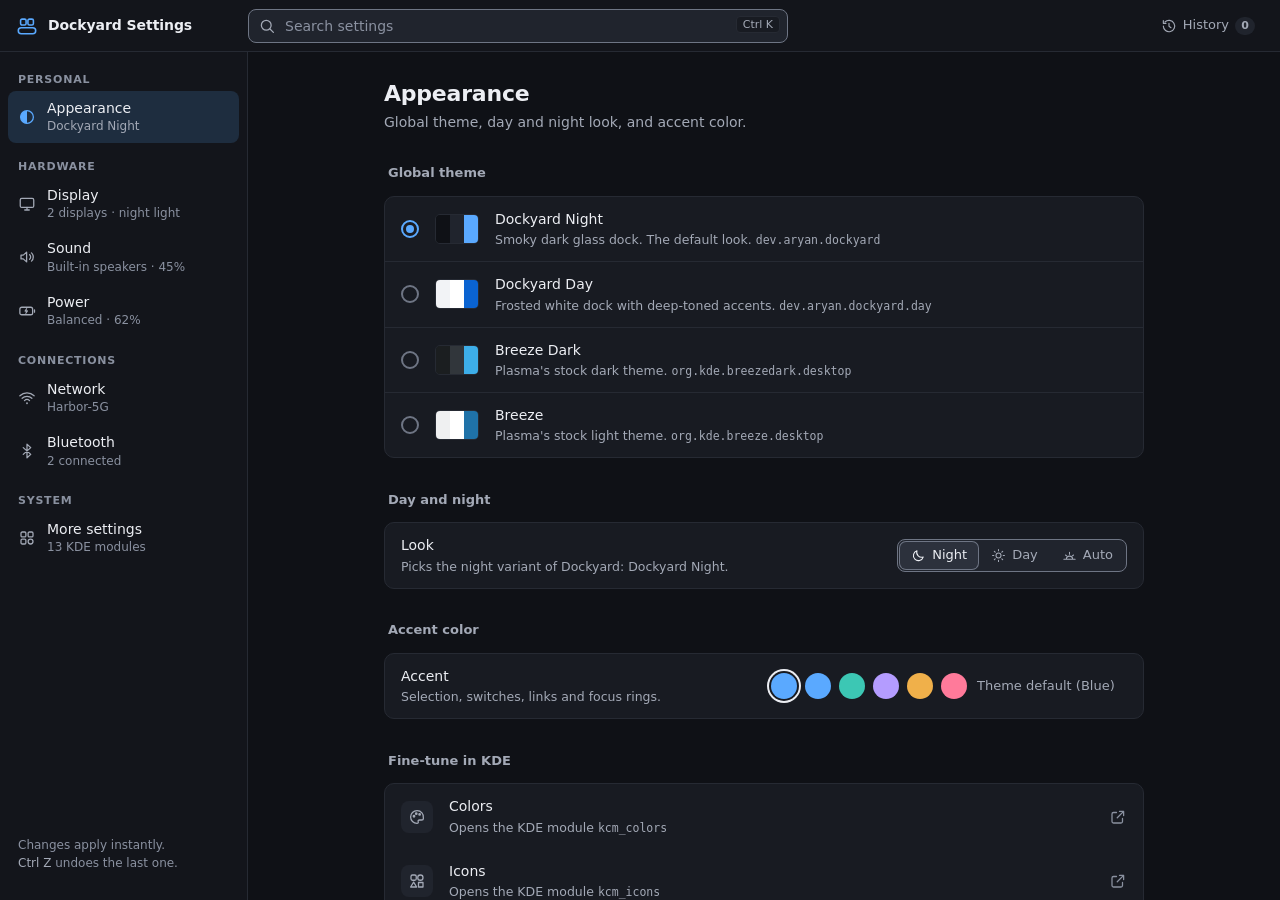
<file: docs/mockups/settings-app-b.html>
<!doctype html>
<!--
DESIGN PLAN: Dockyard Settings, version B ("Ledger")

Concept
  A calm, opaque, content-first settings app that shows its work. Changes apply as soon as you make them.
  Each change goes into a session ledger with the exact command the real QML app would run
  (kscreen-doctor, wpctl, nmcli, bluetoothctl, powerprofilesctl, lookandfeeltool), and you can
  reverse it from the toast, with Ctrl+Z, or per entry in the History panel. The sidebar works
  as a status board: every section shows a live one-line readout (for example "Harbor-5G",
  "Balanced · 62%"), so you can read the machine without opening pages.

Information architecture
  Header: product mark | persistent search (Ctrl+K or /) with jump-to-setting | History (count).
  Sidebar groups: Personal (Appearance) · Hardware (Display, Sound, Power) ·
                  Connections (Network, Bluetooth) · System (More settings).
  Page = H1 + one-line summary, then titled groups. Each group is one card of rows:
  label + short helper on the left, inline control on the right, hairline dividers.
  Links out to KDE modules are full-width rows with the kcm id in mono.
  Hash routes: #appearance #display #sound #network #bluetooth #power #more, plus deep links
  #page/setting-key that scroll to the row and highlight it.

Tokens
  Families x modes: dockyard/night, dockyard/day, breeze/night (Breeze Dark), breeze/day (Breeze).
  Roles: --bg (content), --side (chrome), --surface (cards), --s2 (inputs), --raise (selected segment),
         --ink / --ink-2 / --ink-3 (text), --line (hairline), --ctl (control track/border, 3:1 or more),
         --acc / --on-acc (accent, per mode, user-selectable), --pos / --warn / --neg.
  Accents: blue, teal, violet, amber, rose (+ Breeze blue as the Breeze default). Night uses light tints with
         dark text on fills; day uses deep tones with white text. Each pair was checked for 4.5:1.
  Radius: 6 controls, 10 cards, 14 dialogs. Spacing: 4-pt grid (4 8 12 16 24 32).
  Type: system UI stack. 12 caption / 12.5 helper / 14 body / 13 group title / 22 page title.
  Weights 400/500/600. Tabular figures for values.

Interaction model
  Instant apply. Switches, radios and selects commit right away. Sliders preview live and commit
  once you stop for 700 ms. Each commit shows a toast with an Undo button and the command.
  Ctrl+Z undoes the last change. History lists the session and can revert any entry.
  Search runs over every row (labels + keywords + page + group), arrow keys and Enter jump to it.
  Native radios give arrow-key groups. Switches are role=switch buttons. Dialogs use <dialog>.
  Focus rings are 2 px in the accent color. prefers-reduced-motion turns off slides, spins and
  the pulse highlight, and slows the meter.
-->
<html lang="en">
<head>
<meta charset="utf-8">
<meta name="viewport" content="width=device-width, initial-scale=1">
<title>Dockyard Settings</title>
<style>
:root{
  --sans: system-ui, -apple-system, "Segoe UI", "Noto Sans", Cantarell, Ubuntu, sans-serif;
  --mono: ui-monospace, "JetBrains Mono", "Noto Sans Mono", "DejaVu Sans Mono", monospace;
  --r-s:6px; --r-m:10px; --r-l:14px;
  --acc:#5aa9ff; --on-acc:#0d1016;
  --ease: cubic-bezier(.2,.7,.2,1);
}
:root,[data-family=dockyard][data-mode=night]{
  --bg:#0f1116; --side:#13151b; --surface:#181b22; --s2:#20242d; --raise:#2c313c;
  --ink:#eceef3; --ink-2:#a3a9b6; --ink-3:#8a91a0;
  --line:#262a33; --ctl:#6e7584; --hover:#ffffff0f;
  --pos:#4cd38a; --warn:#f0b04a; --neg:#ff7b72;
  --shadow:0 12px 40px #00000066, 0 2px 8px #00000040;
}
[data-family=dockyard][data-mode=day]{
  --bg:#f2f3f6; --side:#e9ebf0; --surface:#ffffff; --s2:#f5f6f8; --raise:#ffffff;
  --ink:#1a1c21; --ink-2:#4f5563; --ink-3:#5f6673;
  --line:#dfe2e8; --ctl:#767c88; --hover:#0000000a;
  --pos:#137a40; --warn:#8a5a00; --neg:#c0332b;
  --shadow:0 12px 40px #1e1e3c2e, 0 2px 8px #1e1e3c14;
}
[data-family=breeze][data-mode=night]{
  --bg:#1b1e20; --side:#202326; --surface:#292c30; --s2:#31363b; --raise:#3f454c;
  --ink:#fcfcfc; --ink-2:#b4b8bd; --ink-3:#9ca1a8;
  --line:#383c41; --ctl:#80868e; --hover:#ffffff10;
  --pos:#5ad38f; --warn:#f6b85a; --neg:#ff9a91;
  --shadow:0 12px 40px #00000066, 0 2px 8px #00000040;
}
[data-family=breeze][data-mode=day]{
  --bg:#eff0f1; --side:#e3e5e7; --surface:#ffffff; --s2:#f7f7f8; --raise:#ffffff;
  --ink:#232629; --ink-2:#4d5257; --ink-3:#5c6268;
  --line:#d9dcdf; --ctl:#71777d; --hover:#0000000a;
  --pos:#1f7a43; --warn:#8a5a00; --neg:#bf2f26;
  --shadow:0 12px 40px #1e1e3c2e, 0 2px 8px #1e1e3c14;
}
:root{ --sel: color-mix(in srgb, var(--acc) 16%, var(--side)); --tint: color-mix(in srgb, var(--acc) 14%, var(--surface)); }

*{box-sizing:border-box}
[hidden]{display:none!important}
html,body{height:100%}
body{margin:0;background:var(--bg);color:var(--ink);font:14px/1.45 var(--sans);-webkit-font-smoothing:antialiased}
button,input,select{font:inherit;color:inherit}
code,.mono{font-family:var(--mono);font-size:11.5px}
.ic{width:18px;height:18px;flex-shrink:0;fill:none;stroke:currentColor;stroke-width:1.7;stroke-linecap:round;stroke-linejoin:round}
.sr{position:absolute!important;width:1px;height:1px;overflow:hidden;clip:rect(0 0 0 0);white-space:nowrap}
:focus-visible{outline:2px solid var(--acc);outline-offset:2px}
.tnum{font-variant-numeric:tabular-nums}

/* ---------- shell ---------- */
.app{display:grid;grid-template-columns:248px minmax(0,1fr);grid-template-rows:52px minmax(0,1fr);height:100vh}
.bar{grid-column:1/-1;display:flex;align-items:center;gap:12px;padding:0 12px 0 16px;background:var(--side);border-bottom:1px solid var(--line)}
.brand{display:flex;align-items:center;gap:10px;width:220px;flex-shrink:0;font-weight:600;letter-spacing:-.005em}
.brand .ic{width:22px;height:22px;color:var(--acc)}
.search{position:relative;flex:1;max-width:540px}
.search .ic{position:absolute;left:10px;top:8px;color:var(--ink-2);pointer-events:none}
.search input{width:100%;height:34px;border-radius:8px;border:1px solid var(--ctl);background:var(--s2);padding:0 64px 0 36px;outline-offset:1px}
.search input::placeholder{color:var(--ink-3)}
.search input::-webkit-search-cancel-button{-webkit-appearance:none}
.kbd{position:absolute;right:8px;top:7px;font:500 11px var(--sans);color:var(--ink-2);border:1px solid var(--line);border-radius:4px;padding:1px 6px;background:var(--surface);pointer-events:none}
.results{position:absolute;left:0;right:0;top:40px;margin:0;padding:6px;list-style:none;background:var(--surface);border:1px solid var(--line);border-radius:var(--r-m);box-shadow:var(--shadow);z-index:30;max-height:min(420px,70vh);overflow:auto}
.results li{display:flex;flex-direction:column;gap:1px;padding:7px 10px;border-radius:var(--r-s);cursor:pointer}
.results li[aria-selected=true]{background:var(--tint)}
.results .r-l{font-weight:500}
.results .r-p{font-size:12px;color:var(--ink-2)}
.results mark{background:none;color:inherit;text-decoration:underline;text-decoration-color:var(--acc);text-decoration-thickness:2px;text-underline-offset:2px}
.results .empty{color:var(--ink-2);cursor:default}
.bar-r{margin-left:auto;display:flex;gap:6px}
.badge{min-width:20px;height:18px;border-radius:9px;padding:0 6px;font:600 11px/18px var(--sans);background:var(--s2);color:var(--ink-2);text-align:center}
.badge.on{background:var(--acc);color:var(--on-acc)}

.side{background:var(--side);border-right:1px solid var(--line);overflow:auto;padding:4px 8px 16px;display:flex;flex-direction:column}
.nav-g h2{font:600 11px/1 var(--sans);text-transform:uppercase;letter-spacing:.07em;color:var(--ink-3);margin:18px 10px 6px}
.nav-g ul{list-style:none;margin:0;padding:0;display:flex;flex-direction:column;gap:2px}
.nav-i{display:flex;align-items:center;gap:11px;padding:7px 10px;border-radius:8px;color:var(--ink);text-decoration:none;outline-offset:-2px}
.nav-i:hover{background:var(--hover)}
.nav-i[aria-current=page]{background:var(--sel)}
.nav-i[aria-current=page] .ic{color:var(--acc)}
.nav-i .ic{color:var(--ink-2)}
.nav-tx{display:flex;flex-direction:column;min-width:0}
.nav-l{font-weight:500}
.nav-s{font-size:12px;color:var(--ink-3);white-space:nowrap;overflow:hidden;text-overflow:ellipsis}
.nav-i[aria-current=page] .nav-s{color:var(--ink-2)}
.side-foot{margin-top:auto;padding:16px 10px 0;font-size:12px;color:var(--ink-3)}
.side-foot kbd{font:inherit;color:var(--ink-2)}

main{overflow:auto;padding:28px 32px 120px;outline:none}
.page{max-width:760px;margin:0 auto}
.ph h1{font-size:22px;line-height:1.25;font-weight:600;margin:0;letter-spacing:-.01em;outline:none}
.ph p{margin:4px 0 0;color:var(--ink-2)}

/* ---------- groups and rows ---------- */
.grp{margin-top:28px}
.grp-h{display:flex;align-items:center;justify-content:space-between;gap:12px;margin:0 2px 8px 4px;min-height:28px}
.grp-h h2{font-size:13px;font-weight:600;color:var(--ink-2);margin:0}
.card{background:var(--surface);border:1px solid var(--line);border-radius:var(--r-m);overflow:hidden}
.row{display:flex;align-items:center;gap:16px;padding:12px 16px;min-height:54px;position:relative}
.row+.row,.card>*+*{border-top:1px solid var(--line)}
.row-t{flex:1;min-width:0;display:flex;flex-direction:column;gap:2px}
.row-l{font-weight:500}
.row-h{font-size:12.5px;color:var(--ink-2)}
.row-h.warn{color:var(--warn)}
.row-h.neg{color:var(--neg)}
.row-c{display:flex;align-items:center;gap:10px;flex-shrink:0}
.row .lead{width:32px;height:32px;border-radius:8px;display:grid;place-items:center;background:var(--s2);color:var(--ink-2);flex-shrink:0}
.row .lead .ic{width:18px;height:18px}
.row.dim{opacity:.55}
.row.link{width:100%;border:0;background:none;text-align:left;cursor:pointer;outline-offset:-2px;border-radius:0}
.row.link:hover{background:var(--hover)}
.row.link code{color:var(--ink-2)}
.row .end{color:var(--ink-3)}
.row.opt{cursor:pointer}
.row.opt:hover{background:var(--hover)}
.hit{animation:hit 1.9s var(--ease)}
@keyframes hit{0%,45%{background:var(--tint);box-shadow:inset 0 0 0 2px var(--acc)}100%{background:transparent;box-shadow:inset 0 0 0 2px transparent}}
.hit-static{background:var(--tint);box-shadow:inset 0 0 0 2px var(--acc)}
.note{font-size:12.5px;color:var(--ink-2);margin:10px 4px 0}

/* ---------- controls ---------- */
.sw{width:40px;height:24px;border-radius:12px;border:0;padding:0;background:var(--ctl);position:relative;cursor:pointer;flex-shrink:0;transition:background-color .14s}
.sw-k{position:absolute;top:3px;left:3px;width:18px;height:18px;border-radius:50%;background:#fff;box-shadow:0 1px 2px #0005;transition:transform .16s var(--ease)}
.sw[aria-checked=true]{background:var(--acc)}
.sw[aria-checked=true] .sw-k{transform:translateX(16px);background:var(--on-acc)}
.sw:disabled{opacity:.45;cursor:not-allowed}

.btn{display:inline-flex;align-items:center;gap:6px;height:30px;padding:0 12px;border-radius:var(--r-s);border:1px solid var(--ctl);background:var(--s2);color:var(--ink);font-weight:500;font-size:13px;cursor:pointer;white-space:nowrap}
.btn:hover:not(:disabled){background:color-mix(in srgb,var(--s2) 80%,var(--ink) 8%)}
.btn:active:not(:disabled){transform:scale(.98)}
.btn:disabled{opacity:.5;cursor:not-allowed}
.btn[aria-disabled=true]{opacity:.6;cursor:progress}
#bt-near:empty{display:none}
.btn.pri{background:var(--acc);border-color:transparent;color:var(--on-acc)}
.btn.pri:hover:not(:disabled){background:color-mix(in srgb,var(--acc) 88%,var(--ink))}
.btn.quiet{background:transparent;border-color:transparent;color:var(--ink-2)}
.btn.quiet:hover:not(:disabled){background:var(--hover);color:var(--ink)}
.btn.link{background:transparent;border-color:transparent;color:var(--acc);padding:0 8px}
.btn .ic{width:16px;height:16px}
.icon-btn{width:32px;height:32px;padding:0;justify-content:center}
.icon-btn[aria-pressed=true]{color:var(--neg);border-color:var(--neg)}
.spin .ic{animation:spin .9s linear infinite}
@keyframes spin{to{transform:rotate(360deg)}}

.sel{position:relative;display:inline-flex}
.sel select{appearance:none;-webkit-appearance:none;height:32px;border-radius:var(--r-s);border:1px solid var(--ctl);background:var(--s2);padding:0 32px 0 10px;min-width:180px;cursor:pointer}
.sel select:disabled{opacity:.5;cursor:not-allowed}
.sel-ch{position:absolute;right:9px;top:8px;width:16px;height:16px;pointer-events:none;color:var(--ink-2)}

input[type=range]{-webkit-appearance:none;appearance:none;width:220px;height:24px;background:transparent;margin:0;cursor:pointer;--p:50%}
input[type=range]::-webkit-slider-runnable-track{height:4px;border-radius:2px;background:linear-gradient(to right,var(--acc) var(--p),var(--ctl) var(--p))}
input[type=range]::-webkit-slider-thumb{-webkit-appearance:none;width:18px;height:18px;border-radius:50%;margin-top:-7px;background:#fff;border:1px solid #0003;box-shadow:0 1px 3px #0005}
input[type=range]::-moz-range-track{height:4px;border-radius:2px;background:var(--ctl)}
input[type=range]::-moz-range-progress{height:4px;border-radius:2px;background:var(--acc)}
input[type=range]::-moz-range-thumb{width:18px;height:18px;border-radius:50%;background:#fff;border:1px solid #0003}
input[type=range]:disabled{opacity:.45;cursor:not-allowed}
.val{min-width:52px;text-align:right;font-variant-numeric:tabular-nums;color:var(--ink-2);font-size:13px}

.seg{display:inline-flex;padding:2px;border-radius:8px;background:var(--s2);border:1px solid var(--ctl);gap:2px}
.seg label{position:relative;display:flex}
.seg input{position:absolute;inset:0;opacity:0;margin:0;cursor:pointer}
.seg span{display:flex;align-items:center;gap:6px;padding:4px 11px;border-radius:6px;font-size:13px;font-weight:500;color:var(--ink-2);white-space:nowrap}
.seg span .ic{width:15px;height:15px}
.seg input:checked+span{background:var(--raise);color:var(--ink);box-shadow:0 0 0 1px var(--ctl)}
.seg input:focus-visible+span{outline:2px solid var(--acc);outline-offset:1px}
.seg input:disabled+span{opacity:.45}

.rad{appearance:none;-webkit-appearance:none;width:18px;height:18px;margin:0;border:2px solid var(--ctl);border-radius:50%;display:grid;place-content:center;flex-shrink:0;cursor:pointer;background:var(--surface)}
.rad:checked{border-color:var(--acc)}
.rad:checked::before{content:"";width:8px;height:8px;border-radius:50%;background:var(--acc)}
.rad:disabled{opacity:.45}

.chips{display:flex;border-radius:5px;overflow:hidden;border:1px solid var(--line);flex-shrink:0}
.chips i{width:14px;height:28px;display:block}

.swatches{display:flex;gap:8px;flex-wrap:wrap}
.swatch{appearance:none;-webkit-appearance:none;width:26px;height:26px;border-radius:50%;margin:0;cursor:pointer;border:0;outline-offset:3px}
.swatch:checked{box-shadow:0 0 0 2px var(--surface),0 0 0 4px var(--ink)}

/* ---------- display arrangement ---------- */
.arr{position:relative;height:210px;background:
  radial-gradient(circle at 1px 1px,var(--line) 1px,transparent 1.5px) 0 0/16px 16px, var(--s2);
  border-bottom:1px solid var(--line)}
.mon{position:absolute;border-radius:6px;border:1.5px solid var(--ctl);background:var(--surface);color:var(--ink);cursor:pointer;
  display:flex;flex-direction:column;align-items:center;justify-content:center;gap:1px;padding:4px;overflow:hidden;text-align:center;transition:left .2s var(--ease),top .2s var(--ease),width .2s var(--ease),height .2s var(--ease)}
.mon[aria-pressed=true]{border:2px solid var(--acc);background:var(--tint)}
.mon.off{border-style:dashed;color:var(--ink-2)}
.mon b{font-size:13px;font-weight:600}
.mon small{font-size:11.5px;color:var(--ink-2)}
.mon .num{position:absolute;left:6px;top:4px;font:600 11px var(--sans);color:var(--ink-2)}
.mon .prim{position:absolute;right:6px;top:4px;font:600 10.5px var(--sans);color:var(--acc)}
.nl-sw{width:14px;height:14px;border-radius:50%;border:1px solid var(--line)}

/* ---------- sound meter ---------- */
.meter{display:flex;gap:3px;align-items:center;height:16px}
.meter i{width:6px;height:12px;border-radius:2px;background:var(--line)}
.meter i.on{background:var(--pos)}
.meter i.on.w{background:var(--warn)}
.meter i.on.n{background:var(--neg)}

/* ---------- network / bt ---------- */
.sig path.off{opacity:.28}
.sig circle{fill:currentColor;stroke:none}
.lock{width:13px;height:13px;vertical-align:-1px;margin-left:5px;color:var(--ink-2)}
.empty-row{padding:20px 16px;color:var(--ink-2);display:flex;gap:10px;align-items:center}

/* ---------- power ---------- */
.prof{display:grid;grid-template-columns:repeat(3,1fr);gap:8px;padding:12px}
.prof label{position:relative;display:flex;flex-direction:column;gap:6px;padding:12px;border-radius:8px;border:1px solid var(--ctl);cursor:pointer;background:var(--surface)}
.prof label:hover{background:var(--hover)}
.prof input{position:absolute;opacity:0;inset:0;margin:0;cursor:pointer}
.prof label:has(input:checked){border:2px solid var(--acc);background:var(--tint);padding:11px}
.prof label:has(input:focus-visible){outline:2px solid var(--acc);outline-offset:2px}
.prof .ic{width:22px;height:22px;color:var(--ink-2)}
.prof label:has(input:checked) .ic{color:var(--acc)}
.prof b{font-weight:600}
.prof small{font-size:12.5px;color:var(--ink-2)}
.batt{display:flex;align-items:baseline;gap:10px}
.batt strong{font-size:22px;font-weight:600;font-variant-numeric:tabular-nums}
.bbar{width:160px;height:8px;border-radius:4px;background:var(--line);overflow:hidden}
.bbar i{display:block;height:100%;background:var(--pos);border-radius:4px}

/* ---------- more ---------- */
.tiles{display:grid;grid-template-columns:repeat(auto-fill,minmax(170px,1fr));gap:8px}
.tile{display:flex;flex-direction:column;align-items:flex-start;gap:8px;padding:14px;border-radius:var(--r-m);border:1px solid var(--line);background:var(--surface);text-align:left;cursor:pointer;position:relative}
.tile:hover{background:color-mix(in srgb,var(--surface) 92%,var(--ink) 8%)}
.tile-ic{width:34px;height:34px;border-radius:9px;display:grid;place-items:center;background:var(--tint);color:var(--acc)}
.tile-ic .ic{width:19px;height:19px}
.tile code{color:var(--ink-3)}
.tile.all{border-style:dashed}

/* ---------- toast ---------- */
.toast-wrap{position:fixed;left:0;right:0;bottom:20px;display:flex;justify-content:center;pointer-events:none;z-index:40;padding:0 16px}
.toast{pointer-events:auto;display:flex;align-items:center;gap:12px;min-width:min(420px,100%);max-width:600px;padding:10px 10px 10px 14px;border-radius:var(--r-m);
  background:var(--raise);border:1px solid var(--ctl);box-shadow:var(--shadow);opacity:0;transform:translateY(8px);visibility:hidden;transition:opacity .16s,transform .18s var(--ease),visibility 0s .18s}
.toast.show{opacity:1;transform:none;visibility:visible;transition:opacity .16s,transform .18s var(--ease)}
.toast>.ic{color:var(--pos)}
.toast.err>.ic{color:var(--neg)}
.t-body{flex:1;min-width:0;display:flex;flex-direction:column;gap:1px}
.t-msg{font-weight:500}
.t-cmd{color:var(--ink-2);overflow:hidden;text-overflow:ellipsis;white-space:nowrap}

/* ---------- ledger ---------- */
.ledger{position:fixed;top:52px;right:0;bottom:0;width:min(400px,100vw);background:var(--surface);border-left:1px solid var(--line);box-shadow:var(--shadow);z-index:35;display:flex;flex-direction:column}
.ledger.anim{animation:slide .2s var(--ease)}
@keyframes slide{from{transform:translateX(24px);opacity:0}}
.lg-h{display:flex;align-items:center;justify-content:space-between;padding:16px 12px 4px 20px}
.lg-h h2{margin:0;font-size:16px;outline:none}
.lg-p{margin:0 20px 12px;color:var(--ink-2);font-size:12.5px}
.lg-list{list-style:none;margin:0;padding:0 12px 24px;overflow:auto;flex:1}
.lg-list li{display:grid;grid-template-columns:1fr auto;gap:2px 10px;padding:10px 8px;border-top:1px solid var(--line)}
.lg-list time{font:11.5px var(--mono);color:var(--ink-3)}
.lg-list code{grid-column:1;color:var(--ink-2);word-break:break-all}
.lg-list .btn{grid-row:1/4;grid-column:2;align-self:center}
.lg-empty{color:var(--ink-2);padding:12px 20px}

/* ---------- dialog ---------- */
dialog{border:1px solid var(--line);border-radius:var(--r-l);background:var(--surface);color:var(--ink);padding:0;width:min(400px,calc(100vw - 32px));box-shadow:var(--shadow)}
dialog::backdrop{background:#0008}
dialog form{padding:20px;display:flex;flex-direction:column;gap:12px}
dialog h2{margin:0;font-size:16px}
dialog p{margin:0;color:var(--ink-2);font-size:13px}
.fld{display:flex;flex-direction:column;gap:6px;font-weight:500;font-size:13px}
.fld input{height:36px;border-radius:var(--r-s);border:1px solid var(--ctl);background:var(--s2);padding:0 10px;font-weight:400}
.chk{display:flex;align-items:center;gap:8px;font-size:13px;color:var(--ink-2)}
.chk input{accent-color:var(--acc);width:16px;height:16px;margin:0}
dialog .err{color:var(--neg);min-height:1em}
.dlg-b{display:flex;justify-content:flex-end;gap:8px;margin-top:4px}

/* ---------- responsive ---------- */
@media (max-width:860px){
  .app{grid-template-columns:64px minmax(0,1fr)}
  .brand{width:auto}
  .brand span{display:none}
  .nav-g h2{height:1px;margin:12px 10px;background:var(--line);font-size:0;overflow:hidden}
  .nav-g:first-child h2{display:none}
  .nav-tx{position:absolute;width:1px;height:1px;overflow:hidden;clip:rect(0 0 0 0)}
  .nav-i{justify-content:center;padding:10px 0}
  .nav-i .ic{width:20px;height:20px}
  .side{padding:8px 8px}
  .side-foot{display:none}
  main{padding:24px 20px 120px}
  .bar-r .btn span:not(.badge){display:none}
}
@media (max-width:640px){
  .prof{grid-template-columns:1fr}
  .row{flex-wrap:wrap}
  .row-c{flex-wrap:wrap}
  input[type=range]{width:160px}
  .kbd{display:none}
  .search input{padding-right:10px}
}
@media (prefers-reduced-motion: reduce){
  *,*::before,*::after{transition:none!important;animation:none!important}
}
</style>
</head>
<body>
<svg width="0" height="0" style="position:absolute" aria-hidden="true">
  <symbol id="i-brand" viewBox="0 0 24 24"><rect x="2.5" y="14" width="19" height="6.5" rx="3.25"/><rect x="5" y="4.5" width="6" height="6.5" rx="1.6"/><rect x="13" y="4.5" width="6" height="6.5" rx="1.6"/></symbol>
  <symbol id="i-look" viewBox="0 0 24 24"><circle cx="12" cy="12" r="8.5"/><path d="M12 3.5a8.5 8.5 0 0 0 0 17z" fill="currentColor" stroke="none"/></symbol>
  <symbol id="i-display" viewBox="0 0 24 24"><rect x="3" y="4.5" width="18" height="12" rx="2"/><path d="M9 20h6M12 16.5V20"/></symbol>
  <symbol id="i-sound" viewBox="0 0 24 24"><path d="M4 9.5h3l4.5-4v13L7 14.5H4z"/><path d="M15.5 9a4 4 0 0 1 0 6M18 6.5a7.5 7.5 0 0 1 0 11"/></symbol>
  <symbol id="i-mute" viewBox="0 0 24 24"><path d="M4 9.5h3l4.5-4v13L7 14.5H4z"/><path d="M15.5 9.5l5 5M20.5 9.5l-5 5"/></symbol>
  <symbol id="i-wifi" viewBox="0 0 24 24"><path d="M2.5 9a14 14 0 0 1 19 0M5.5 12.3a9.5 9.5 0 0 1 13 0M8.6 15.5a5 5 0 0 1 6.8 0"/><circle cx="12" cy="19" r="1.2" fill="currentColor" stroke="none"/></symbol>
  <symbol id="i-bt" viewBox="0 0 24 24"><path d="M7 7.5l10 9-5 4.5V3l5 4.5-10 9"/></symbol>
  <symbol id="i-power" viewBox="0 0 24 24"><rect x="2.5" y="7" width="17" height="10" rx="2.5"/><path d="M22 10.5v3"/><path d="M11.5 9l-2 3h3l-2 3"/></symbol>
  <symbol id="i-more" viewBox="0 0 24 24"><rect x="4" y="4" width="6.5" height="6.5" rx="1.6"/><rect x="13.5" y="4" width="6.5" height="6.5" rx="1.6"/><rect x="4" y="13.5" width="6.5" height="6.5" rx="1.6"/><rect x="13.5" y="13.5" width="6.5" height="6.5" rx="3.25"/></symbol>
  <symbol id="i-search" viewBox="0 0 24 24"><circle cx="11" cy="11" r="6.5"/><path d="M16 16l4.5 4.5"/></symbol>
  <symbol id="i-history" viewBox="0 0 24 24"><path d="M3.5 12a8.5 8.5 0 1 0 2.5-6"/><path d="M3.5 4v4h4"/><path d="M12 8v4.5l3 2"/></symbol>
  <symbol id="i-chev" viewBox="0 0 24 24"><path d="M9.5 6l6 6-6 6"/></symbol>
  <symbol id="i-chev-d" viewBox="0 0 24 24"><path d="M6 9.5l6 6 6-6"/></symbol>
  <symbol id="i-ext" viewBox="0 0 24 24"><path d="M14 4.5h5.5V10M19.5 4.5L11 13"/><path d="M18 14v4a2 2 0 0 1-2 2H6a2 2 0 0 1-2-2V8a2 2 0 0 1 2-2h4"/></symbol>
  <symbol id="i-lock" viewBox="0 0 24 24"><rect x="5.5" y="10.5" width="13" height="9.5" rx="2"/><path d="M8.5 10.5V8a3.5 3.5 0 0 1 7 0v2.5"/></symbol>
  <symbol id="i-check" viewBox="0 0 24 24"><path d="M5 12.5l4.5 4.5L19 7.5"/></symbol>
  <symbol id="i-alert" viewBox="0 0 24 24"><circle cx="12" cy="12" r="8.5"/><path d="M12 7.5v5.5M12 16.3h.01"/></symbol>
  <symbol id="i-x" viewBox="0 0 24 24"><path d="M6.5 6.5l11 11M17.5 6.5l-11 11"/></symbol>
  <symbol id="i-mic" viewBox="0 0 24 24"><rect x="9" y="3.5" width="6" height="11" rx="3"/><path d="M5.5 11.5a6.5 6.5 0 0 0 13 0M12 18v3"/></symbol>
  <symbol id="i-mic-off" viewBox="0 0 24 24"><rect x="9" y="3.5" width="6" height="11" rx="3"/><path d="M5.5 11.5a6.5 6.5 0 0 0 13 0M12 18v3M4 4l16 16"/></symbol>
  <symbol id="i-refresh" viewBox="0 0 24 24"><path d="M19.5 12a7.5 7.5 0 1 1-2.2-5.3"/><path d="M19.5 4v4h-4"/></symbol>
  <symbol id="i-headphones" viewBox="0 0 24 24"><path d="M4 15v-3a8 8 0 0 1 16 0v3"/><rect x="3.5" y="14" width="4" height="6" rx="1.5"/><rect x="16.5" y="14" width="4" height="6" rx="1.5"/></symbol>
  <symbol id="i-mouse" viewBox="0 0 24 24"><rect x="6.5" y="3.5" width="11" height="17" rx="5.5"/><path d="M12 7v3.5"/></symbol>
  <symbol id="i-keyboard" viewBox="0 0 24 24"><rect x="2.5" y="6" width="19" height="12" rx="2"/><path d="M6 9.5h.01M9.3 9.5h.01M12.6 9.5h.01M15.9 9.5h.01M18 9.5h.01M7 14.5h10"/></symbol>
  <symbol id="i-phone" viewBox="0 0 24 24"><rect x="7" y="2.5" width="10" height="19" rx="2.5"/><path d="M11 18.5h2"/></symbol>
  <symbol id="i-speaker" viewBox="0 0 24 24"><rect x="6" y="3" width="12" height="18" rx="3"/><circle cx="12" cy="14.5" r="3"/><path d="M12 7.5h.01"/></symbol>
  <symbol id="i-tv" viewBox="0 0 24 24"><rect x="2.5" y="5" width="19" height="12.5" rx="2"/><path d="M8 21h8"/></symbol>
  <symbol id="i-sun" viewBox="0 0 24 24"><circle cx="12" cy="12" r="4"/><path d="M12 2.5v2M12 19.5v2M2.5 12h2M19.5 12h2M5.3 5.3l1.4 1.4M17.3 17.3l1.4 1.4M5.3 18.7l1.4-1.4M17.3 6.7l1.4-1.4"/></symbol>
  <symbol id="i-moon" viewBox="0 0 24 24"><path d="M19.5 14.5A8 8 0 0 1 9.5 4.5a8 8 0 1 0 10 10z"/></symbol>
  <symbol id="i-auto" viewBox="0 0 24 24"><path d="M3 18h18M7 18a5 5 0 0 1 10 0M12 7v3M5.6 11.2l1.8 1.3M18.4 11.2l-1.8 1.3"/></symbol>
  <symbol id="i-leaf" viewBox="0 0 24 24"><path d="M5 19c0-8 5-13.5 14.5-14 .5 9.5-5 14.5-13 14"/><path d="M5 19l7-7"/></symbol>
  <symbol id="i-balance" viewBox="0 0 24 24"><path d="M12 4v16M8 20h8M5 7.5h14"/><path d="M5 7.5l-2.5 6a2.8 2.8 0 0 0 5 0zM19 7.5l-2.5 6a2.8 2.8 0 0 0 5 0z"/></symbol>
  <symbol id="i-gauge" viewBox="0 0 24 24"><path d="M4 17.5a8.5 8.5 0 1 1 16 0"/><path d="M12 15.5l4.5-5"/><circle cx="12" cy="15.8" r="1.2"/></symbol>
  <symbol id="i-cmd" viewBox="0 0 24 24"><path d="M9 9V6.5A2.5 2.5 0 1 0 6.5 9H9zm0 0h6m-6 0v6m6-6V6.5A2.5 2.5 0 1 1 17.5 9H15zm0 0v6m0 0H9m6 0v2.5a2.5 2.5 0 1 0 2.5-2.5H15zm-6 0v2.5A2.5 2.5 0 1 1 6.5 15H9z"/></symbol>
  <symbol id="i-bell" viewBox="0 0 24 24"><path d="M6 16.5V11a6 6 0 0 1 12 0v5.5l1.5 1.5h-15z"/><path d="M10 20.5a2 2 0 0 0 4 0"/></symbol>
  <symbol id="i-window" viewBox="0 0 24 24"><rect x="3" y="4.5" width="18" height="15" rx="2"/><path d="M3 9h18M6.5 6.8h.01M9 6.8h.01"/></symbol>
  <symbol id="i-deco" viewBox="0 0 24 24"><rect x="3" y="4.5" width="18" height="15" rx="2"/><path d="M3 9h18M16.3 5.9l1.6 1.6M17.9 5.9l-1.6 1.6"/></symbol>
  <symbol id="i-desktops" viewBox="0 0 24 24"><rect x="2.5" y="5" width="8.5" height="6" rx="1.5"/><rect x="13" y="5" width="8.5" height="6" rx="1.5"/><rect x="2.5" y="13" width="8.5" height="6" rx="1.5"/><rect x="13" y="13" width="8.5" height="6" rx="1.5"/></symbol>
  <symbol id="i-play" viewBox="0 0 24 24"><circle cx="12" cy="12" r="8.5"/><path d="M10 8.5l5 3.5-5 3.5z"/></symbol>
  <symbol id="i-clock" viewBox="0 0 24 24"><circle cx="12" cy="12" r="8.5"/><path d="M12 7.5V12l3 2"/></symbol>
  <symbol id="i-users" viewBox="0 0 24 24"><circle cx="9" cy="8.5" r="3.5"/><path d="M2.5 19.5a6.5 6.5 0 0 1 13 0"/><path d="M15.5 5.2a3.5 3.5 0 0 1 0 6.6M18 14a6.5 6.5 0 0 1 3.5 5.5"/></symbol>
  <symbol id="i-apps" viewBox="0 0 24 24"><rect x="3.5" y="3.5" width="17" height="17" rx="4"/><path d="M8 12.5l2.5 2.5L16 9.5"/></symbol>
  <symbol id="i-shield" viewBox="0 0 24 24"><path d="M12 3l7.5 3v5.5c0 4.5-3.2 8-7.5 9.5-4.3-1.5-7.5-5-7.5-9.5V6z"/></symbol>
  <symbol id="i-info" viewBox="0 0 24 24"><circle cx="12" cy="12" r="8.5"/><path d="M12 11v5.5M12 7.8h.01"/></symbol>
  <symbol id="i-cog" viewBox="0 0 24 24"><circle cx="12" cy="12" r="3"/><path d="M12 2.5v3M12 18.5v3M2.5 12h3M18.5 12h3M5.3 5.3l2.1 2.1M16.6 16.6l2.1 2.1M5.3 18.7l2.1-2.1M16.6 7.4l2.1-2.1"/></symbol>
  <symbol id="i-palette" viewBox="0 0 24 24"><path d="M12 3.5a8.5 8.5 0 0 0 0 17c1.4 0 2-1 1.6-2.2-.5-1.3.4-2.3 1.7-2.3H18a2.5 2.5 0 0 0 2.5-2.5A8.5 8.5 0 0 0 12 3.5z"/><circle cx="8" cy="11" r="1"/><circle cx="11" cy="7.5" r="1"/><circle cx="15.5" cy="8.5" r="1"/></symbol>
  <symbol id="i-icons" viewBox="0 0 24 24"><rect x="4" y="4" width="7" height="7" rx="2"/><circle cx="16.5" cy="7.5" r="3.5"/><path d="M7.5 13.5l4 6.5h-8zM14 14h6v6h-6z"/></symbol>
  <symbol id="i-font" viewBox="0 0 24 24"><path d="M3.5 19L9 5h1l5.5 14M5.7 14h7.6"/><circle cx="18" cy="16" r="2.6"/><path d="M20.6 13.2V19"/></symbol>
  <symbol id="i-cursor" viewBox="0 0 24 24"><path d="M6 3.5L18 11l-5.5 1.5L10 18z"/></symbol>
  <symbol id="i-rot" viewBox="0 0 24 24"><path d="M4.5 11a7.5 7.5 0 0 1 13-4.5"/><path d="M18 3v4h-4"/><rect x="8" y="11" width="9" height="9" rx="1.5"/></symbol>
  <symbol id="i-plus" viewBox="0 0 24 24"><path d="M12 5v14M5 12h14"/></symbol>
  <symbol id="i-bolt" viewBox="0 0 24 24"><path d="M13 3L5.5 13.5H12L11 21l7.5-10.5H12z"/></symbol>
</svg>

<div class="app">
  <header class="bar">
    <div class="brand"><svg class="ic" aria-hidden="true"><use href="#i-brand"/></svg><span>Dockyard Settings</span></div>
    <div class="search" role="search">
      <svg class="ic" aria-hidden="true"><use href="#i-search"/></svg>
      <label for="q" class="sr">Search settings</label>
      <input id="q" type="search" placeholder="Search settings" autocomplete="off" spellcheck="false"
        role="combobox" aria-autocomplete="list" aria-expanded="false" aria-controls="results">
      <span class="kbd" aria-hidden="true">Ctrl K</span>
      <ul id="results" class="results" role="listbox" aria-label="Matching settings" hidden></ul>
    </div>
    <div class="bar-r">
      <button class="btn quiet" id="hist-btn" aria-expanded="false" aria-controls="ledger">
        <svg class="ic" aria-hidden="true"><use href="#i-history"/></svg><span>History</span><span class="badge" id="hist-n" aria-label="0 changes">0</span>
      </button>
    </div>
  </header>

  <nav class="side" aria-label="Settings sections" id="side"></nav>
  <main id="main" tabindex="-1"></main>
</div>

<aside class="ledger" id="ledger" aria-labelledby="lg-t" hidden>
  <div class="lg-h"><h2 id="lg-t" tabindex="-1">This session</h2>
    <button class="btn quiet icon-btn" id="lg-close" aria-label="Close history"><svg class="ic" aria-hidden="true"><use href="#i-x"/></svg></button></div>
  <p class="lg-p">Every change applied since Settings opened, newest first. Revert puts that one setting back and is itself recorded.</p>
  <ol class="lg-list" id="lg-list"></ol>
</aside>

<div class="toast-wrap" role="status" aria-live="polite">
  <div class="toast" id="toast">
    <svg class="ic" aria-hidden="true"><use id="t-ic" href="#i-check"/></svg>
    <div class="t-body"><span class="t-msg" id="t-msg"></span><code class="t-cmd" id="t-cmd"></code></div>
    <button class="btn link" id="t-undo"><svg class="ic" aria-hidden="true"><use href="#i-history"/></svg>Undo</button>
    <button class="btn quiet icon-btn" id="t-close" aria-label="Dismiss"><svg class="ic" aria-hidden="true"><use href="#i-x"/></svg></button>
  </div>
</div>

<dialog id="pw" aria-labelledby="pw-t" aria-describedby="pw-d">
  <form id="pw-f" novalidate>
    <h2 id="pw-t">Connect to <span id="pw-ssid"></span></h2>
    <p id="pw-d">This network is secured with WPA2. Enter its password to join.</p>
    <label class="fld">Password<input id="pw-in" type="password" autocomplete="off" aria-describedby="pw-err pw-hint"></label>
    <label class="chk"><input type="checkbox" id="pw-show">Show password</label>
    <p class="err" id="pw-err" aria-live="assertive"></p>
    <p id="pw-hint">Mockup: any password of 8 or more characters connects.</p>
    <div class="dlg-b"><button type="button" class="btn" id="pw-cancel">Cancel</button><button type="submit" class="btn pri">Connect</button></div>
  </form>
</dialog>

<script>
"use strict";
const $ = (s, r = document) => r.querySelector(s);
const $$ = (s, r = document) => [...r.querySelectorAll(s)];
const reduce = matchMedia("(prefers-reduced-motion: reduce)");
const clone = (v) => (v === undefined ? v : JSON.parse(JSON.stringify(v)));
const same = (a, b) => JSON.stringify(a) === JSON.stringify(b);
const esc = (s) => String(s).replace(/[&<>"']/g, (c) => ({ "&": "&amp;", "<": "&lt;", ">": "&gt;", '"': "&quot;", "'": "&#39;" }[c]));
const ic = (n, c = "") => `<svg class="ic ${c}" aria-hidden="true"><use href="#i-${n}"/></svg>`;

/* ================= data ================= */
const ACC = {
  night: { blue: "#5aa9ff", teal: "#3cc7b4", violet: "#b49cff", amber: "#f0b04a", rose: "#ff7a9a", breeze: "#3daee9" },
  day:   { blue: "#0a63d1", teal: "#0b7a6d", violet: "#6a4bd6", amber: "#8a5a00", rose: "#c2264f", breeze: "#1f72a8" },
};
const ACC_NAMES = { theme: "Theme default", blue: "Blue", teal: "Teal", violet: "Violet", amber: "Amber", rose: "Rose", breeze: "Breeze blue" };
const THEMES = [
  { id: "dev.aryan.dockyard", family: "dockyard", mode: "night", name: "Dockyard Night", desc: "Smoky dark glass dock. The default look.", sw: ["#0f1116", "#20242d", "#5aa9ff"] },
  { id: "dev.aryan.dockyard.day", family: "dockyard", mode: "day", name: "Dockyard Day", desc: "Frosted white dock with deep-toned accents.", sw: ["#f2f3f6", "#ffffff", "#0a63d1"] },
  { id: "org.kde.breezedark.desktop", family: "breeze", mode: "night", name: "Breeze Dark", desc: "Plasma's stock dark theme.", sw: ["#1b1e20", "#31363b", "#3daee9"] },
  { id: "org.kde.breeze.desktop", family: "breeze", mode: "day", name: "Breeze", desc: "Plasma's stock light theme.", sw: ["#eff0f1", "#ffffff", "#1f72a8"] },
];
const SUNRISE = 7 * 60, SUNSET = 18 * 60 + 30;

const S = {
  look: { family: "dockyard", pref: "night" },
  accent: "theme",
  disp: {
    sel: "eDP-1", primary: "eDP-1", arrange: "right",
    mons: {
      "eDP-1": { name: "Built-in display", detail: '14.0" laptop panel · eDP-1', mode: "2880x1800@120", scale: 175, rot: "none", bright: 70, enabled: true,
        modes: [["2880x1800@120", "2880 × 1800 · 120 Hz"], ["2880x1800@60", "2880 × 1800 · 60 Hz"], ["1920x1200@60", "1920 × 1200 · 60 Hz"], ["1440x900@60", "1440 × 900 · 60 Hz"]] },
      "DP-2": { name: "Dell U2723QE", detail: '27" external · DP-2', mode: "3840x2160@60", scale: 150, rot: "none", bright: 50, enabled: true,
        modes: [["3840x2160@60", "3840 × 2160 · 60 Hz"], ["3840x2160@30", "3840 × 2160 · 30 Hz"], ["2560x1440@60", "2560 × 1440 · 60 Hz"], ["1920x1080@60", "1920 × 1080 · 60 Hz"]] },
    },
  },
  nl: { on: true, temp: 4200, sched: "auto" },
  snd: { out: "speakers", vol: 45, mute: false, mic: "internal", micVol: 70, micMute: false },
  net: {
    wifi: true, active: "Harbor-5G", busy: null, scanning: false, saved: ["Harbor-5G", "Pier Guest"],
    list: [
      { ssid: "Harbor-5G", signal: 88, sec: true, band: "5 GHz" },
      { ssid: "Harbor", signal: 74, sec: true, band: "2.4 GHz" },
      { ssid: "Pier Guest", signal: 61, sec: true, band: "5 GHz" },
      { ssid: "Lighthouse Free", signal: 47, sec: false, band: "2.4 GHz" },
      { ssid: "Tugboat Cafe", signal: 39, sec: true, band: "2.4 GHz" },
      { ssid: "NETGEAR-7F", signal: 18, sec: true, band: "2.4 GHz" },
    ],
  },
  bt: {
    on: true, busy: null, scanning: false, scanned: false, nearby: [],
    devices: [
      { id: "xm5", mac: "AC:80:0A:3E:11:42", name: "WH-1000XM5", kind: "headphones", conn: true, bat: 80 },
      { id: "mx", mac: "D4:2F:91:07:5B:C8", name: "MX Master 3S", kind: "mouse", conn: true, bat: 55 },
      { id: "k3", mac: "DC:2C:26:E1:90:0F", name: "Keychron K3", kind: "keyboard", conn: false, bat: null },
    ],
  },
  pwr: {
    profile: "balanced", limit: true, src: "battery", pct: 62,
    t: { battery: { dim: 60, off: 120, sleep: 600, lock: 300 }, ac: { dim: 300, off: 600, sleep: 0, lock: 600 } },
  },
  moreLast: "",
};
const BT_POOL = [
  { id: "px", mac: "F8:0F:F9:22:A1:6D", name: "Pixel 9", kind: "phone" },
  { id: "jbl", mac: "B8:F6:53:4C:02:9E", name: "JBL Flip 6", kind: "speaker" },
  { id: "tv", mac: "70:2A:D5:8E:13:F4", name: "Living room TV", kind: "tv" },
];
const MORE = [
  ["Keyboard", "keyboard", "kcm_keyboard", "layout repeat typing"],
  ["Mouse and touchpad", "mouse", "kcm_mouse", "pointer cursor speed trackpad scroll"],
  ["Shortcuts", "cmd", "kcm_keys", "hotkeys keybindings"],
  ["Notifications", "bell", "kcm_notifications", "do not disturb alerts popups"],
  ["Window rules", "window", "kcm_kwinrules", "kwin window behaviour"],
  ["Virtual desktops", "desktops", "kcm_kwin_virtualdesktops", "workspaces"],
  ["Autostart", "play", "kcm_autostart", "startup login apps"],
  ["Date and time", "clock", "kcm_clock", "timezone ntp clock"],
  ["Users", "users", "kcm_users", "account password avatar"],
  ["Default apps", "apps", "kcm_componentchooser", "browser email file manager terminal"],
  ["Search", "search", "kcm_baloofile", "file indexing baloo krunner"],
  ["Firewall", "shield", "kcm_firewall", "ufw ports security"],
  ["About this system", "info", "kcm_about-distro", "version hardware kernel plasma info"],
];

/* ================= state helpers ================= */
const get = (p) => p.split(".").reduce((o, k) => (o == null ? o : o[k]), S);
const put = (p, v) => { const ks = p.split("."), last = ks.pop(); ks.reduce((o, k) => o[k], S)[last] = v; };
const isDayNow = () => { const d = new Date(), m = d.getHours() * 60 + d.getMinutes(); return m >= SUNRISE && m < SUNSET; };
const modeOf = (look) => (look.pref === "auto" ? (isDayNow() ? "day" : "night") : look.pref);
const effMode = () => modeOf(S.look);
const themeOf = (look) => THEMES.find((t) => t.family === look.family && t.mode === modeOf(look));
const accKey = () => (S.accent === "theme" ? (S.look.family === "breeze" ? "breeze" : "blue") : S.accent);
const monId = (p) => p.split(".")[2];
const monName = (p) => S.disp.mons[monId(p)].name;
const selMon = () => S.disp.mons[S.disp.sel];
const enabledCount = () => Object.values(S.disp.mons).filter((m) => m.enabled).length;
const btDev = (id) => S.bt.devices.find((d) => d.id === id);
const hpAvailable = () => S.bt.on && !!(btDev("xm5") && btDev("xm5").conn);
const fmtSecs = (s) => (s === 0 ? "Never" : s < 60 ? s + " seconds" : s < 3600 ? s / 60 + (s === 60 ? " minute" : " minutes") : s / 3600 + (s === 3600 ? " hour" : " hours"));
const hhmm = (m) => String(Math.floor(m / 60)).padStart(2, "0") + ":" + String(m % 60).padStart(2, "0");

function logical(m) {
  const [w, h] = m.mode.split("@")[0].split("x").map(Number);
  let lw = Math.round((w * 100) / m.scale), lh = Math.round((h * 100) / m.scale);
  if (m.rot === "left" || m.rot === "right") [lw, lh] = [lh, lw];
  return { w: lw, h: lh };
}
function layoutRects() {
  const b = logical(S.disp.mons["eDP-1"]), e = logical(S.disp.mons["DP-2"]);
  const rb = { id: "eDP-1", x: 0, y: 0, ...b };
  let re;
  if (S.disp.arrange === "right") re = { x: b.w, y: b.h - e.h };
  else if (S.disp.arrange === "left") re = { x: -e.w, y: b.h - e.h };
  else re = { x: Math.round((b.w - e.w) / 2), y: -e.h };
  return [rb, { id: "DP-2", ...re, ...e }];
}
function k2rgb(k) {
  const t = k / 100; let r, g, b;
  if (t <= 66) { r = 255; g = 99.47 * Math.log(t) - 161.12; b = t <= 19 ? 0 : 138.52 * Math.log(t - 10) - 305.04; }
  else { r = 329.7 * Math.pow(t - 60, -0.1332); g = 288.12 * Math.pow(t - 60, -0.0755); b = 255; }
  const c = (v) => Math.max(0, Math.min(255, Math.round(v)));
  return `rgb(${c(r)},${c(g)},${c(b)})`;
}

/* ================= control metadata =================
   path: string or fn; label(v, path) and cmd(v, path) describe a value for the toast + ledger. */
const PROFILE = { "power-saver": "Power Saver", balanced: "Balanced", performance: "Performance" };
const ROT = { none: "No rotation", right: "Rotated 90° right", inverted: "Rotated 180°", left: "Rotated 90° left" };
const NL_SCHED = { auto: "Sunset to sunrise", times: "Custom times (20:00 to 07:00)", always: "Always on" };
const OUTS = {
  speakers: { name: "Built-in speakers", sub: "Analog stereo", icon: "speaker", sink: "alsa_output.pci-0000_00_1f.3.analog-stereo" },
  xm5: { name: "WH-1000XM5", sub: "Bluetooth headphones", icon: "headphones", sink: "bluez_output.AC_80_0A_3E_11_42.1" },
  hdmi: { name: "Dell U2723QE", sub: "DisplayPort audio", icon: "display", sink: "alsa_output.pci-0000_00_1f.3.hdmi-stereo" },
};
const MICS = { internal: "Built-in microphone array", xm5: "WH-1000XM5 headset mic" };
const TO_OPTS = {
  dim: [30, 60, 120, 300, 600, 0], off: [60, 120, 300, 600, 900, 0], sleep: [300, 600, 900, 1800, 3600, 0], lock: [60, 300, 600, 900, 0],
};
const TO_NAME = { dim: "Dim screen", off: "Turn off screen", sleep: "Sleep", lock: "Lock screen" };
const TO_KEY = { dim: "Display/DimDisplayIdleTimeoutSec", off: "Display/TurnOffDisplayIdleTimeoutSec", sleep: "SuspendAndShutdown/AutoSuspendIdleTimeoutSec", lock: "Lock/Timeout" };
const monPath = (k) => () => `disp.mons.${S.disp.sel}.${k}`;
const toPath = (k) => () => `pwr.t.${S.pwr.src}.${k}`;

const CTRL = {
  theme: { path: "look", val: (id) => { const t = THEMES.find((x) => x.id === id); return { family: t.family, pref: t.mode }; },
    cur: () => themeOf(S.look).id,
    label: (v) => (v.pref === "auto" ? `Global theme: ${v.family === "breeze" ? "Breeze" : "Dockyard"}, day and night automatic` : `Global theme: ${themeOf(v).name}`),
    cmd: (v) => `lookandfeeltool -a ${themeOf(v).id}` },
  mode: { path: "look.pref",
    label: (v) => ({ night: "Night look", day: "Day look", auto: "Day and night follow the clock" }[v]),
    cmd: (v) => (v === "auto" ? "kwriteconfig6 --file kdeglobals --group KDE --key AutomaticLookAndFeel true" : `lookandfeeltool -a ${themeOf({ family: S.look.family, pref: v }).id}`) },
  accent: { path: "accent", label: (v) => `Accent color: ${ACC_NAMES[v]}`,
    cmd: (v) => `plasma-apply-colorscheme --accent-color "${ACC[effMode()][v === "theme" ? (S.look.family === "breeze" ? "breeze" : "blue") : v]}"`,
    fmt: (v) => ACC_NAMES[v] + (v === "theme" ? ` (${ACC_NAMES[accKey()]})` : "") },
  mEnabled: { path: monPath("enabled"), label: (v, p) => `${monName(p)} ${v ? "turned on" : "turned off"}`,
    cmd: (v, p) => `kscreen-doctor output.${monId(p)}.${v ? "enable" : "disable"}`,
    guard: (v) => (!v && enabledCount() === 1 ? "At least one display has to stay on." : null) },
  mMode: { path: monPath("mode"), label: (v, p) => `${monName(p)}: ${S.disp.mons[monId(p)].modes.find((m) => m[0] === v)[1]}`,
    cmd: (v, p) => `kscreen-doctor output.${monId(p)}.mode.${v}`, dis: () => !selMon().enabled },
  mScale: { path: monPath("scale"), num: true, label: (v, p) => `${monName(p)} scale ${v}%`,
    cmd: (v, p) => `kscreen-doctor output.${monId(p)}.scale.${v / 100}`, fmt: (v) => v + "%", dis: () => !selMon().enabled },
  mRot: { path: monPath("rot"), label: (v, p) => `${monName(p)}: ${ROT[v].toLowerCase()}`,
    cmd: (v, p) => `kscreen-doctor output.${monId(p)}.rotation.${v}`, optDis: () => !selMon().enabled },
  mBright: { path: monPath("bright"), num: true, label: (v, p) => `${monName(p)} brightness ${v}%`,
    cmd: (v, p) => `kscreen-doctor output.${monId(p)}.brightness.${v}`, fmt: (v) => v + "%", dis: () => !selMon().enabled },
  arrange: { path: "disp.arrange", label: (v) => `Dell U2723QE placed ${{ right: "right of", left: "left of", above: "above" }[v]} the built-in display`,
    cmd: (v) => { const save = S.disp.arrange; S.disp.arrange = v; const [b, e] = layoutRects(); S.disp.arrange = save;
      const mx = Math.min(b.x, e.x), my = Math.min(b.y, e.y); return `kscreen-doctor output.eDP-1.position.${b.x - mx},${b.y - my} output.DP-2.position.${e.x - mx},${e.y - my}`; } },
  primary: { path: "disp.primary", label: (v) => `Primary display: ${S.disp.mons[v].name}`, cmd: (v) => `kscreen-doctor output.${v}.primary` },
  nlOn: { path: "nl.on", label: (v) => `Night light ${v ? "on" : "off"}`, cmd: (v) => `kwriteconfig6 --file kwinrc --group NightColor --key Active ${v}` },
  nlTemp: { path: "nl.temp", num: true, label: (v) => `Night light temperature ${v} K`, cmd: (v) => `kwriteconfig6 --file kwinrc --group NightColor --key NightTemperature ${v}`,
    fmt: (v) => v + " K", dis: () => !S.nl.on },
  nlSched: { path: "nl.sched", label: (v) => `Night light schedule: ${NL_SCHED[v]}`,
    cmd: (v) => `kwriteconfig6 --file kwinrc --group NightColor --key Mode ${{ auto: "Automatic", times: "Times", always: "Constant" }[v]}`, dis: () => !S.nl.on },
  sndOut: { path: "snd.out", label: (v) => `Output: ${OUTS[v].name}`, cmd: (v) => `pactl set-default-sink ${OUTS[v].sink}`,
    optDis: (v) => (v === "xm5" ? !hpAvailable() : v === "hdmi" ? !S.disp.mons["DP-2"].enabled : false) },
  vol: { path: "snd.vol", num: true, label: (v) => `Volume ${v}%`, cmd: (v) => `wpctl set-volume -l 1.5 @DEFAULT_AUDIO_SINK@ ${(v / 100).toFixed(2)}`, fmt: (v) => v + "%" },
  mute: { path: "snd.mute", label: (v) => (v ? "Output muted" : "Output unmuted"), cmd: (v) => `wpctl set-mute @DEFAULT_AUDIO_SINK@ ${v ? 1 : 0}`,
    icon: (v) => (v ? "mute" : "sound"), aria: (v) => (v ? "Unmute output" : "Mute output") },
  mic: { path: "snd.mic", label: (v) => `Input: ${MICS[v]}`, cmd: (v) => `pactl set-default-source ${v === "xm5" ? "bluez_input.AC_80_0A_3E_11_42.0" : "alsa_input.pci-0000_00_1f.3.analog-stereo"}` },
  micVol: { path: "snd.micVol", num: true, label: (v) => `Microphone ${v}%`, cmd: (v) => `wpctl set-volume @DEFAULT_AUDIO_SOURCE@ ${(v / 100).toFixed(2)}`, fmt: (v) => v + "%" },
  micMute: { path: "snd.micMute", label: (v) => (v ? "Microphone muted" : "Microphone unmuted"), cmd: (v) => `wpctl set-mute @DEFAULT_AUDIO_SOURCE@ ${v ? 1 : 0}`,
    icon: (v) => (v ? "mic-off" : "mic"), aria: (v) => (v ? "Unmute microphone" : "Mute microphone") },
  wifi: { path: "net.wifi", label: (v) => `Wi-Fi ${v ? "on" : "off"}`, cmd: (v) => `nmcli radio wifi ${v ? "on" : "off"}` },
  btOn: { path: "bt.on", label: (v) => `Bluetooth ${v ? "on" : "off"}`, cmd: (v) => `bluetoothctl power ${v ? "on" : "off"}` },
  profile: { path: "pwr.profile", label: (v) => `Power profile: ${PROFILE[v]}`, cmd: (v) => `powerprofilesctl set ${v}` },
  limit: { path: "pwr.limit", label: (v) => (v ? "Charging stops at 80%" : "Charging to 100%"),
    cmd: (v) => `kwriteconfig6 --file powerdevilrc --group BatteryManagement --key BatteryChargeStopThreshold ${v ? 80 : 100}` },
};
["dim", "off", "sleep", "lock"].forEach((k) => {
  CTRL["to_" + k] = { path: toPath(k), num: true,
    label: (v, p) => `${TO_NAME[k]} ${p.includes(".ac.") ? "when plugged in" : "on battery"}: ${v === 0 ? "never" : "after " + fmtSecs(v)}`,
    cmd: (v, p) => `kwriteconfig6 --file powerdevilrc --group ${p.includes(".ac.") ? "AC" : "Battery"} --group ${TO_KEY[k].split("/")[0]} --key ${TO_KEY[k].split("/")[1]} ${v}` };
});
const pathOf = (m) => (typeof m.path === "function" ? m.path() : m.path);
const fixedMeta = (next, nextLabel, prevLabel, nextCmd, prevCmd) => ({
  label: (v) => (same(v, next) ? nextLabel : prevLabel), cmd: (v) => (same(v, next) ? nextCmd : prevCmd),
});

/* ================= history ================= */
const hist = []; let hid = 0; const bursts = {};
function record(path, prev, next, meta) {
  const e = { id: ++hid, path, prev: clone(prev), next: clone(next), meta, t: new Date(),
    label: meta.label(next, path), cmd: meta.cmd(next, path), labelPrev: meta.label(prev, path), cmdPrev: meta.cmd(prev, path) };
  hist.push(e); renderLedger();
  toast({ msg: e.label, cmd: e.cmd, undo: true });
}
function commit(path, next, meta) {
  flushLive();
  const prev = clone(get(path));
  if (same(prev, next)) return;
  const g = meta.guard && meta.guard(next);
  if (g) { toast({ msg: g, err: true }); syncAll(); return; }
  put(path, clone(next)); syncAll();
  record(path, prev, next, meta);
}
function liveSet(path, v, meta) {
  let b = bursts[path];
  if (!b) b = bursts[path] = { prev: clone(get(path)), meta, t: 0 };
  put(path, v); syncAll();
  clearTimeout(b.t); b.t = setTimeout(() => finalize(path), 700);
}
function finalize(path) {
  const b = bursts[path]; if (!b) return;
  clearTimeout(b.t); delete bursts[path];
  if (!same(b.prev, get(path))) record(path, b.prev, clone(get(path)), b.meta);
}
function flushLive() { Object.keys(bursts).forEach(finalize); }
function undoLast() {
  flushLive();
  const e = hist.pop();
  if (!e) { toast({ msg: "Nothing to undo yet" }); return; }
  put(e.path, clone(e.prev)); syncAll(); renderLedger();
  toast({ msg: `Undid: ${e.label}`, cmd: e.cmdPrev });
}
function revert(id) {
  const e = hist.find((x) => x.id === id); if (!e) return;
  commit(e.path, e.prev, e.meta);
}

/* ================= toast ================= */
let toastT = 0;
function toast({ msg, cmd = "", undo = false, err = false }) {
  const t = $("#toast");
  $("#t-msg").textContent = msg;
  $("#t-cmd").textContent = cmd; $("#t-cmd").hidden = !cmd;
  $("#t-undo").hidden = !undo;
  $("#t-ic").setAttribute("href", err ? "#i-alert" : "#i-check");
  t.classList.toggle("err", err);
  t.classList.add("show");
  clearTimeout(toastT); toastT = setTimeout(hideToast, 6500);
}
function hideToast() {
  const t = $("#toast");
  if (t.contains(document.activeElement)) { document.activeElement.blur(); $("#main").focus({ preventScroll: true }); }
  t.classList.remove("show");
}

/* ================= markup builders ================= */
const PAGES = {
  appearance: { title: "Appearance", icon: "look", sub: "Global theme, day and night look, and accent color.", kw: "theme look style dark light" },
  display: { title: "Display", icon: "display", sub: "Arrangement, resolution, scale, rotation, brightness and night light.", kw: "monitor screen" },
  sound: { title: "Sound", icon: "sound", sub: "Where audio plays, how loud, and which microphone listens.", kw: "audio volume" },
  power: { title: "Power", icon: "power", sub: "Power profile, battery, and what happens when the machine is idle.", kw: "battery energy" },
  network: { title: "Network", icon: "wifi", sub: "Wi-Fi radio and nearby networks.", kw: "wifi internet wireless" },
  bluetooth: { title: "Bluetooth", icon: "bt", sub: "Paired devices and pairing new ones.", kw: "devices wireless pair" },
  more: { title: "More settings", icon: "more", sub: "Everything else opens the matching KDE System Settings module.", kw: "kde modules kcm system settings" },
};
const NAV = [["Personal", ["appearance"]], ["Hardware", ["display", "sound", "power"]], ["Connections", ["network", "bluetooth"]], ["System", ["more"]]];

function row({ s, label, help = "", ctl = "", kw = "", lead = "", cls = "", helpCls = "" }) {
  return `<div class="row ${cls}" data-s="${s}" data-kw="${esc(kw)}" id="row-${s}">${lead}
    <div class="row-t"><span class="row-l" id="l-${s}">${label}</span>${help !== null ? `<span class="row-h ${helpCls}" id="h-${s}">${help}</span>` : ""}</div>
    <div class="row-c">${ctl}</div></div>`;
}
const sw = (k, s) => `<button class="sw" role="switch" aria-checked="false" data-k="${k}" aria-labelledby="l-${s}" aria-describedby="h-${s}"><span class="sw-k"></span></button>`;
const sel = (k, s, opts) => `<span class="sel"><select data-k="${k}" aria-labelledby="l-${s}">${opts.map(([v, l]) => `<option value="${v}">${esc(l)}</option>`).join("")}</select>${ic("chev-d", "sel-ch")}</span>`;
const rng = (k, s, min, max, step) => `<input type="range" data-k="${k}" min="${min}" max="${max}" step="${step}" aria-labelledby="l-${s}" aria-describedby="h-${s}"><output class="val" data-out="${k}" aria-hidden="true"></output>`;
const seg = (k, name, opts, lbl) => `<div class="seg" role="radiogroup" aria-labelledby="${lbl}">${opts.map(([v, l, i]) => `<label><input type="radio" name="${name}" value="${v}" data-k="${k}"><span>${i ? ic(i) : ""}${l}</span></label>`).join("")}</div>`;
const link = (kcm, label, s, icon, kw = "") => `<button class="row link" data-kcm="${kcm}" data-s="${s}" data-kw="${esc(kw)}" id="row-${s}">
  <span class="lead">${ic(icon)}</span><span class="row-t"><span class="row-l">${label}</span><span class="row-h">Opens the KDE module <code>${kcm}</code></span></span>${ic("ext", "end")}</button>`;
const grp = (id, title, body, action = "", raw = false) => `<section class="grp" aria-labelledby="g-${id}"><div class="grp-h"><h2 id="g-${id}">${title}</h2>${action}</div>${raw ? body : `<div class="card">${body}</div>`}</section>`;
const page = (id, body) => `<section class="page" data-page="${id}" aria-labelledby="t-${id}" hidden><header class="ph"><h1 id="t-${id}" tabindex="-1">${PAGES[id].title}</h1><p>${PAGES[id].sub}</p></header>${body}</section>`;

function buildNav() {
  $("#side").innerHTML = NAV.map(([g, ids]) => `<div class="nav-g"><h2>${g}</h2><ul>${ids.map((id) =>
    `<li><a class="nav-i" href="#${id}" data-page="${id}" title="${PAGES[id].title}">${ic(PAGES[id].icon)}<span class="nav-tx"><span class="nav-l">${PAGES[id].title}</span><span class="nav-s" data-status="${id}"></span></span></a></li>`).join("")}</ul></div>`).join("")
    + `<p class="side-foot">Changes apply instantly.<br><kbd>Ctrl Z</kbd> undoes the last one.</p>`;
}

function buildPages() {
  const themeRows = THEMES.map((t) => `<label class="row opt" data-s="theme-${t.family}-${t.mode}" data-kw="global theme look and feel ${t.mode === "night" ? "dark" : "light"}" id="row-theme-${t.family}-${t.mode}">
      <input class="rad" type="radio" name="theme" value="${t.id}" data-k="theme" aria-describedby="d-${t.family}-${t.mode}">
      <span class="chips" aria-hidden="true">${t.sw.map((c) => `<i style="background:${c}"></i>`).join("")}</span>
      <span class="row-t"><span class="row-l">${t.name}</span><span class="row-h" id="d-${t.family}-${t.mode}">${t.desc} <code>${t.id}</code></span></span></label>`).join("");

  const appearance = page("appearance",
    grp("theme", "Global theme", themeRows) +
    grp("daynight", "Day and night",
      row({ s: "mode", label: "Look", help: "", kw: "dark mode light mode auto night day schedule sunset", ctl: seg("mode", "mode", [["night", "Night", "moon"], ["day", "Day", "sun"], ["auto", "Auto", "auto"]], "l-mode") })) +
    grp("accent", "Accent color",
      row({ s: "accent", label: "Accent", help: "Selection, switches, links and focus rings.", kw: "highlight color colour tint",
        ctl: `<div class="swatches" role="radiogroup" aria-labelledby="l-accent">${Object.keys(ACC_NAMES).filter((k) => k !== "breeze").map((k) =>
          `<input class="swatch" type="radio" name="accent" value="${k}" data-k="accent" aria-label="${ACC_NAMES[k]}" title="${ACC_NAMES[k]}">`).join("")}</div><output class="val" data-out="accent" style="min-width:150px;text-align:left"></output>` })) +
    grp("finetune", "Fine-tune in KDE",
      link("kcm_colors", "Colors", "kcm-colors", "palette", "color scheme") + link("kcm_icons", "Icons", "kcm-icons", "icons", "icon theme") +
      link("kcm_fonts", "Fonts", "kcm-fonts", "font", "typeface text size") + link("kcm_cursortheme", "Cursors", "kcm-cursors", "cursor", "pointer mouse") +
      link("kcm_kwindecoration", "Window decorations", "kcm-deco", "deco", "titlebar buttons aurorae")));

  const display = page("display",
    grp("arr", "Arrangement",
      `<div class="arr" id="arr" role="group" aria-label="Display layout. Select a display to edit it."></div>` +
      row({ s: "arrange", label: "Dell U2723QE position", help: "Where the external display sits relative to the built-in one.", kw: "layout arrange position left right above multi monitor",
        ctl: sel("arrange", "arrange", [["right", "Right of built-in"], ["left", "Left of built-in"], ["above", "Above built-in"]]) }) +
      row({ s: "primary", label: "Primary display", help: "Gets the dock and new windows.", kw: "main default monitor",
        ctl: sel("primary", "primary", [["eDP-1", "Built-in display"], ["DP-2", "Dell U2723QE"]]) })) +
    `<section class="grp" aria-labelledby="g-mon"><div class="grp-h"><h2 id="g-mon"></h2><span class="row-h" id="mon-d"></span></div><div class="card">` +
      row({ s: "enabled", label: "Use this display", help: "", kw: "enable disable turn off monitor", ctl: sw("mEnabled", "enabled") }) +
      row({ s: "resolution", label: "Resolution and refresh rate", help: "", kw: "resolution refresh rate hz mode pixels", ctl: sel("mMode", "resolution", []) }) +
      row({ s: "scale", label: "Scale", help: "", kw: "zoom dpi hidpi size text bigger smaller", ctl: rng("mScale", "scale", 100, 200, 25) }) +
      row({ s: "rotation", label: "Rotation", help: "", kw: "orientation portrait landscape flip turn", ctl: seg("mRot", "rot", [["none", "None"], ["right", "90° right"], ["inverted", "180°"], ["left", "90° left"]], "l-rotation") }) +
      row({ s: "brightness", label: "Brightness", help: "Built-in panels use the backlight, external ones DDC/CI.", kw: "backlight dim bright screen", ctl: rng("mBright", "brightness", 5, 100, 5) }) +
    `</div></section>` +
    grp("nl", "Night light",
      row({ s: "nightlight", label: "Night light", help: "Warms the screen in the evening to reduce blue light.", kw: "blue light warm color temperature redshift night color", ctl: sw("nlOn", "nightlight") }) +
      row({ s: "nltemp", label: "Color temperature", help: "Lower is warmer. 6500 K is neutral.", kw: "kelvin warmth night light", ctl: `<span class="nl-sw" id="nl-sw" aria-hidden="true"></span>` + rng("nlTemp", "nltemp", 2500, 6500, 100) }) +
      row({ s: "nlsched", label: "Schedule", help: "", kw: "sunset sunrise time night light", ctl: sel("nlSched", "nlsched", Object.entries(NL_SCHED)) }) +
      link("kcm_nighttime", "Night light details", "kcm-night", "moon", "location custom times")));

  const outRows = Object.entries(OUTS).map(([k, o]) => `<label class="row opt" data-s="out-${k}" data-kw="output device speaker headphones sink" id="row-out-${k}">
      <input class="rad" type="radio" name="sndout" value="${k}" data-k="sndOut" aria-describedby="h-out-${k}">
      <span class="lead">${ic(o.icon)}</span><span class="row-t"><span class="row-l">${o.name}</span><span class="row-h" id="h-out-${k}">${o.sub}</span></span></label>`).join("");
  const sound = page("sound",
    grp("out", "Output device", outRows) +
    grp("vol", "Output",
      row({ s: "volume", label: "Volume", help: "For the selected output device.", kw: "loud quiet sound level speaker",
        ctl: `<button class="btn icon-btn" data-k="mute" aria-pressed="false" aria-label="Mute output">${ic("sound")}</button>` + rng("vol", "volume", 0, 150, 1) })) +
    grp("in", "Input",
      row({ s: "micdev", label: "Microphone", help: "", kw: "input device record source", ctl: sel("mic", "micdev", Object.entries(MICS)) }) +
      row({ s: "micvol", label: "Input volume", help: "Speak to see the level move.", kw: "microphone gain sensitivity mic",
        ctl: `<button class="btn icon-btn" data-k="micMute" aria-pressed="false" aria-label="Mute microphone">${ic("mic")}</button>` + rng("micVol", "micvol", 0, 100, 1) }) +
      row({ s: "miclevel", label: "Input level", help: "", kw: "meter vu microphone test", ctl: `<div class="meter" id="meter" role="meter" aria-labelledby="l-miclevel" aria-valuemin="0" aria-valuemax="100" aria-valuenow="0">${"<i></i>".repeat(24)}</div>` })) +
    grp("adv", "More audio", link("kcm_pulseaudio", "Advanced audio", "kcm-audio", "sound", "profiles per app pulseaudio pipewire")));

  const network = page("network",
    grp("wifi", "Wi-Fi", row({ s: "wifi", label: "Wi-Fi", help: "", kw: "wireless radio wlan internet airplane", ctl: sw("wifi", "wifi") })) +
    grp("nets", "Networks", `<div id="net-list"></div>`,
      `<button class="btn quiet" id="rescan" data-act="rescan" data-s="rescan" data-kw="scan refresh networks">${ic("refresh")}<span>Rescan</span></button>`) +
    grp("netadv", "More", link("kcm_networkmanagement", "Advanced connections", "kcm-net", "cog", "vpn ethernet proxy dns ip")));

  const bluetooth = page("bluetooth",
    grp("bt", "Bluetooth", row({ s: "bt", label: "Bluetooth", help: "", kw: "radio wireless visibility", ctl: sw("btOn", "bt") })) +
    grp("paired", "Paired devices", `<div id="bt-list"></div>`) +
    grp("pair", "Add a device",
      row({ s: "pairnew", label: "Pair a new device", help: "Put the device in pairing mode, then scan.", kw: "pair connect new add headphones speaker phone",
        ctl: `<button class="btn" data-act="btscan" id="btscan">${ic("plus")}<span>Scan</span></button>` }) +
      `<div id="bt-near"></div>` +
      link("kcm_bluetooth", "Bluetooth details", "kcm-bt", "bt", "adapter name")));

  const power = page("power",
    grp("prof", "Power profile", `<div class="card"><div class="prof" role="radiogroup" aria-labelledby="g-prof" data-s="profile" data-kw="power saver balanced performance mode cpu fan" id="row-profile">
      ${[["power-saver", "leaf", "Quieter, cooler, longest battery."], ["balanced", "balance", "Good speed with sensible power use."], ["performance", "gauge", "Full speed. Fans and battery work harder."]].map(([v, i, d]) =>
        `<label><input type="radio" name="profile" value="${v}" data-k="profile" aria-describedby="pd-${v}">${ic(i)}<b>${PROFILE[v]}</b><small id="pd-${v}">${d}</small></label>`).join("")}
      </div></div>`, "", true) +
    grp("batt", "Battery",
      row({ s: "battery", label: "Charge", help: "", kw: "battery level percent remaining time", ctl: `<div class="bbar" aria-hidden="true"><i id="bbar"></i></div>` }) +
      row({ s: "health", label: "Battery health", help: "91% of design capacity · 412 charge cycles", kw: "capacity cycles wear", ctl: "" }) +
      row({ s: "limit", label: "Limit charge to 80%", help: "Helps the battery last when you are mostly plugged in.", kw: "charge threshold battery health conservation", ctl: sw("limit", "limit") })) +
    grp("idle", "When idle",
      ["dim", "off", "sleep", "lock"].map((k) => row({ s: "to-" + k, label: TO_NAME[k], help: "", kw: "timeout idle " + { dim: "dim screen", off: "screen off blank display", sleep: "suspend sleep hibernate", lock: "lock screen password" }[k],
        ctl: sel("to_" + k, "to-" + k, TO_OPTS[k].map((s) => [String(s), s === 0 ? "Never" : "After " + fmtSecs(s)])) })).join(""),
      seg("src", "src", [["battery", "On battery", "power"], ["ac", "Plugged in", "bolt"]], "g-idle")) +
    grp("pwradv", "More", link("kcm_powerdevilprofilesconfig", "Energy saving", "kcm-energy", "leaf", "powerdevil suspend lid button") +
      link("kcm_screenlocker", "Lock screen", "kcm-lock", "lock", "screen locker password wallpaper")));

  const more = page("more",
    `<div class="grp"><div class="tiles">${MORE.map(([n, i, k, kw]) =>
      `<button class="tile" data-kcm="${k}" data-s="m-${k}" data-kw="${kw}" id="row-m-${k}"><span class="tile-ic">${ic(i)}</span><span class="row-l">${n}</span><code>${k}</code></button>`).join("")}
      <button class="tile all" data-kcm="systemsettings" data-s="m-all" data-kw="system settings everything kde" id="row-m-all"><span class="tile-ic">${ic("cog")}</span><span class="row-l">All KDE System Settings</span><code>systemsettings</code></button>
    </div><p class="note" id="more-last" aria-live="polite">Pick a module. The mockup shows the command instead of opening it.</p></div>`);

  $("#main").innerHTML = appearance + display + sound + power + network + bluetooth + more;
}

/* ================= sync ================= */
function applyLook() {
  const r = document.documentElement, m = effMode();
  r.dataset.family = S.look.family; r.dataset.mode = m;
  r.style.setProperty("--acc", ACC[m][accKey()]);
  r.style.setProperty("--on-acc", m === "night" ? "#0d1016" : "#ffffff");
  r.style.colorScheme = m === "night" ? "dark" : "light";
}
function fillRange(el) { const p = ((el.value - el.min) / (el.max - el.min)) * 100; el.style.setProperty("--p", p + "%"); }
function syncCtrls() {
  $$("[data-k]").forEach((el) => {
    const m = CTRL[el.dataset.k]; if (!m) return;
    const v = m.cur ? m.cur() : get(pathOf(m));
    if (el.getAttribute("role") === "switch") { el.setAttribute("aria-checked", String(!!v)); el.disabled = m.dis ? m.dis() : false; }
    else if (el.hasAttribute("aria-pressed")) {
      el.setAttribute("aria-pressed", String(!!v));
      if (m.icon) $("use", el).setAttribute("href", "#i-" + m.icon(v));
      if (m.aria) el.setAttribute("aria-label", m.aria(v));
    } else if (el.type === "radio") { el.checked = el.value === String(v); el.disabled = m.optDis ? m.optDis(el.value) : false; }
    else if (el.type === "range") { if (String(el.value) !== String(v)) el.value = v; fillRange(el); el.disabled = m.dis ? m.dis() : false; el.setAttribute("aria-valuetext", m.fmt ? m.fmt(v) : String(v)); }
    else if (el.tagName === "SELECT") { if (el.value !== String(v)) el.value = String(v); el.disabled = m.dis ? m.dis() : false; }
  });
  $$("[data-out]").forEach((o) => { const m = CTRL[o.dataset.out]; o.textContent = m.fmt(get(pathOf(m))); });
  $$(".swatch").forEach((s) => { s.style.background = ACC[effMode()][s.value === "theme" ? (S.look.family === "breeze" ? "breeze" : "blue") : s.value]; });
}
function setHelp(id, text, cls = "") { const h = $("#h-" + id); if (!h) return; h.textContent = text; h.className = "row-h " + cls; }

function normalize() {
  if (S.snd.out === "xm5" && !hpAvailable()) S.snd.out = "speakers";
  if (S.snd.out === "hdmi" && !S.disp.mons["DP-2"].enabled) S.snd.out = "speakers";
  if (S.snd.mic === "xm5" && !hpAvailable()) S.snd.mic = "internal";
  if (!S.disp.mons[S.disp.primary].enabled) S.disp.primary = Object.keys(S.disp.mons).find((k) => S.disp.mons[k].enabled);
}

function syncAppearance() {
  const t = themeOf(S.look), now = effMode();
  const fam = S.look.family === "breeze" ? "Breeze" : "Dockyard";
  const txt = S.look.pref === "auto"
    ? `Uses ${fam} ${now === "day" ? "Day" : "Night"} now. Switches to ${now === "day" ? "Night at " + hhmm(SUNSET) : "Day at " + hhmm(SUNRISE)}.`
    : `Picks the ${S.look.pref} variant of ${fam}: ${t.name}.`;
  setHelp("mode", txt);
}
let lastSel = null, arrSig = "";
function syncDisplay() {
  const m = selMon();
  if (lastSel !== S.disp.sel) {
    const s = $('[data-k="mMode"]');
    s.innerHTML = m.modes.map(([v, l]) => `<option value="${v}">${l}</option>`).join("");
    s.value = m.mode; lastSel = S.disp.sel;
  }
  $("#g-mon").textContent = m.name; $("#mon-d").textContent = m.detail;
  const lg = logical(m);
  setHelp("enabled", m.enabled ? (S.disp.primary === S.disp.sel ? "On · primary display" : "On") : "Off. Its windows moved to the other display.");
  setHelp("resolution", m.enabled ? `Native ${m.modes[0][1].split(" · ")[0]}` : "Turn the display on to change this.");
  setHelp("scale", `Apps size as if the screen were ${lg.w} × ${lg.h}.`);
  setHelp("rotation", ROT[m.rot] + ".");
  setHelp("nlsched", S.nl.sched === "auto" ? `Today: ${hhmm(SUNSET)} to ${hhmm(SUNRISE)}, from your location.` : NL_SCHED[S.nl.sched] + ".");
  $("#nl-sw").style.background = S.nl.on ? k2rgb(S.nl.temp) : "transparent";
  $$("#row-enabled, #row-resolution, #row-scale, #row-rotation, #row-brightness").forEach((r, i) => r.classList.toggle("dim", i > 0 && !m.enabled));
  $("#row-nltemp").classList.toggle("dim", !S.nl.on); $("#row-nlsched").classList.toggle("dim", !S.nl.on);
  drawArrangement();
}
function drawArrangement() {
  const box = $("#arr"); if (!box || !box.clientWidth) return;
  const rects = layoutRects();
  const sig = JSON.stringify([rects, box.clientWidth, S.disp.sel, S.disp.primary, S.disp.mons["eDP-1"].enabled, S.disp.mons["DP-2"].enabled]);
  if (sig === arrSig) return; arrSig = sig;
  const minX = Math.min(...rects.map((r) => r.x)), minY = Math.min(...rects.map((r) => r.y));
  const maxX = Math.max(...rects.map((r) => r.x + r.w)), maxY = Math.max(...rects.map((r) => r.y + r.h));
  const W = box.clientWidth, H = box.clientHeight, pad = 28;
  const k = Math.min((W - pad * 2) / (maxX - minX), (H - pad * 2) / (maxY - minY));
  const ox = (W - (maxX - minX) * k) / 2, oy = (H - (maxY - minY) * k) / 2;
  keepFocus(box, rects.map((r, i) => {
    const mon = S.disp.mons[r.id];
    const st = `left:${ox + (r.x - minX) * k + 2}px;top:${oy + (r.y - minY) * k + 2}px;width:${r.w * k - 4}px;height:${r.h * k - 4}px`;
    const label = `${mon.name}, ${mon.enabled ? r.w + " by " + r.h + " logical pixels" : "off"}${S.disp.primary === r.id ? ", primary" : ""}`;
    return `<button class="mon${mon.enabled ? "" : " off"}" style="${st}" data-act="selmon" data-mon="${r.id}" data-fk="mon-${r.id}" aria-pressed="${S.disp.sel === r.id}" aria-label="${label}">
      <span class="num" aria-hidden="true">${i + 1}</span>${S.disp.primary === r.id ? '<span class="prim" aria-hidden="true">Primary</span>' : ""}
      <b aria-hidden="true">${r.id === "eDP-1" ? "Built-in" : "Dell U2723QE"}</b><small aria-hidden="true">${mon.enabled ? r.w + " × " + r.h : "Off"}</small></button>`;
  }).join(""));
}
function keepFocus(container, html) {
  const a = document.activeElement;
  const fk = a && container.contains(a) ? a.dataset.fk : null;
  container.innerHTML = html;
  if (fk) { const n = container.querySelector(`[data-fk="${CSS.escape(fk)}"]`); if (n && !n.disabled) n.focus(); else if (n) $("#main").focus({ preventScroll: true }); }
}

function syncSound() {
  setHelp("volume", S.snd.mute ? `Muted. ${OUTS[S.snd.out].name} is silent.` : S.snd.vol > 100 ? "Above 100% can distort." : `Playing through ${OUTS[S.snd.out].name}.`, S.snd.vol > 100 && !S.snd.mute ? "warn" : "");
  setHelp("out-xm5", hpAvailable() ? "Bluetooth headphones · connected" : "Bluetooth headphones · not connected");
  setHelp("out-hdmi", S.disp.mons["DP-2"].enabled ? "DisplayPort audio" : "DisplayPort audio · display is off");
  $$("#row-out-xm5").forEach((r) => r.classList.toggle("dim", !hpAvailable()));
  $$("#row-out-hdmi").forEach((r) => r.classList.toggle("dim", !S.disp.mons["DP-2"].enabled));
  const micSel = $('[data-k="mic"]'); const xmOpt = micSel.querySelector('option[value="xm5"]'); xmOpt.disabled = !hpAvailable();
  setHelp("micdev", hpAvailable() ? "Headset mic is available while the headphones are connected." : "Connect the headphones to use their mic.");
  setHelp("micvol", S.snd.micMute ? "Muted. Apps hear silence." : "Speak to see the level move.");
}
function sigIcon(sig) {
  const n = sig > 75 ? 3 : sig > 50 ? 2 : sig > 25 ? 1 : 0;
  return `<svg class="ic sig" viewBox="0 0 24 24" aria-hidden="true"><path class="${n >= 3 ? "" : "off"}" d="M2.5 9a14 14 0 0 1 19 0"/><path class="${n >= 2 ? "" : "off"}" d="M5.5 12.3a9.5 9.5 0 0 1 13 0"/><path class="${n >= 1 ? "" : "off"}" d="M8.6 15.5a5 5 0 0 1 6.8 0"/><circle cx="12" cy="19" r="1.3"/></svg>`;
}
const sigWord = (s) => (s > 75 ? "Excellent" : s > 50 ? "Good" : s > 25 ? "Fair" : "Weak");
let netSig = "";
const NETMETA = (prevActive) => ({ label: (v) => (v ? `Connected to ${v}` : "Disconnected from Wi-Fi"),
  cmd: (v) => (v ? `nmcli dev wifi connect '${v}'` : `nmcli con down id '${prevActive || "Wi-Fi"}'`) });
function renderNet() {
  const n = S.net;
  const sig = JSON.stringify([n.wifi, n.active, n.busy, n.list, n.saved, n.scanning]);
  const r = $("#rescan"); r.disabled = !n.wifi || n.scanning; r.classList.toggle("spin", n.scanning && !reduce.matches);
  r.setAttribute("aria-busy", String(n.scanning)); $("span", r).textContent = n.scanning ? "Scanning…" : "Rescan";
  setHelp("wifi", !n.wifi ? "Off. Turn on to see networks." : n.busy ? `Connecting to ${n.busy}…` : n.active ? `Connected to ${n.active}` : "On, not connected");
  if (sig === netSig) return; netSig = sig;
  let html;
  if (!n.wifi) html = `<div class="empty-row">${ic("wifi")}Wi-Fi is off.</div>`;
  else {
    const list = [...n.list].sort((a, b) => (b.ssid === n.active) - (a.ssid === n.active) || b.signal - a.signal);
    html = list.map((w) => {
      const act = w.ssid === n.active, busy = n.busy === w.ssid, saved = n.saved.includes(w.ssid);
      const sub = busy ? "Connecting…" : [act ? "Connected" : saved ? "Saved" : null, w.sec ? "Secured" : "Open, not encrypted", w.band, sigWord(w.signal) + " signal"].filter(Boolean).join(" · ");
      const e = esc(w.ssid);
      return `<div class="row" data-fk-row="${e}"><span class="lead" style="${act ? "color:var(--acc)" : ""}">${sigIcon(w.signal)}</span>
        <div class="row-t"><span class="row-l">${e}${w.sec ? `<svg class="ic lock" aria-label="Secured" role="img"><use href="#i-lock"/></svg>` : ""}</span><span class="row-h">${sub}</span></div>
        <div class="row-c"><button class="btn${act ? "" : ""}" data-act="${act ? "netoff" : "neton"}" data-ssid="${e}" data-fk="net-${e}" ${n.busy ? 'aria-disabled="true"' : ""} aria-label="${act ? "Disconnect from" : "Connect to"} ${e}">${busy ? "Connecting…" : act ? "Disconnect" : "Connect"}</button></div></div>`;
    }).join("");
  }
  keepFocus($("#net-list"), html);
}
let btSig = "";
function renderBt() {
  const b = S.bt;
  setHelp("bt", b.on ? "On · visible to nearby devices as “dockyard-laptop”" : "Off. Paired devices stay paired.");
  $("#btscan").disabled = !b.on || b.scanning; $("span", $("#btscan")).textContent = b.scanning ? "Scanning…" : b.scanned ? "Scan again" : "Scan";
  $("#btscan").classList.toggle("spin", false);
  const sig = JSON.stringify(b);
  if (sig === btSig) return; btSig = sig;
  const devRow = (d, paired) => {
    const busy = b.busy === d.id;
    const sub = !b.on ? "Bluetooth is off" : busy ? (paired ? "Working…" : "Pairing…") : paired ? (d.conn ? `Connected${d.bat != null ? " · battery " + d.bat + "%" : ""}` : "Paired · not connected") : "Ready to pair";
    const act = paired ? (d.conn ? "Disconnect" : "Connect") : "Pair";
    return `<div class="row${b.on ? "" : " dim"}"><span class="lead" style="${paired && d.conn && b.on ? "color:var(--acc)" : ""}">${ic(d.kind)}</span>
      <div class="row-t"><span class="row-l">${esc(d.name)}</span><span class="row-h">${sub}</span></div>
      <div class="row-c">${paired ? `<button class="btn quiet" data-act="btforget" data-id="${d.id}" data-fk="btf-${d.id}" ${!b.on ? "disabled" : b.busy ? 'aria-disabled="true"' : ""} aria-label="Forget ${esc(d.name)}">Forget</button>` : ""}
      <button class="btn${paired ? "" : " pri"}" data-act="${paired ? "bttoggle" : "btpair"}" data-id="${d.id}" data-fk="bt-${d.id}" ${!b.on ? "disabled" : b.busy ? 'aria-disabled="true"' : ""} aria-label="${act} ${esc(d.name)}">${busy ? (paired ? "Working…" : "Pairing…") : act}</button></div></div>`;
  };
  keepFocus($("#bt-list"), b.devices.length ? b.devices.map((d) => devRow(d, true)).join("") : `<div class="empty-row">No paired devices.</div>`);
  const near = b.scanning ? `<div class="empty-row" role="status">${ic("refresh")}Looking for devices in pairing mode…</div>`
    : b.scanned ? (b.nearby.length ? b.nearby.map((d) => devRow(d, false)).join("") : `<div class="empty-row">No new devices found.</div>`) : "";
  keepFocus($("#bt-near"), near);
}
function syncPower() {
  const est = { "power-saver": "about 4 h 50 min", balanced: "about 3 h 40 min", performance: "about 2 h 30 min" }[S.pwr.profile];
  $("#l-battery").innerHTML = `<span class="batt"><strong>${S.pwr.pct}%</strong><span class="row-h">Charge</span></span>`;
  setHelp("battery", `On battery · ${est} left at ${PROFILE[S.pwr.profile]}`);
  $("#bbar").style.width = S.pwr.pct + "%";
  $$('input[name="src"]').forEach((i) => (i.checked = i.value === S.pwr.src));
}
const STATUS = {
  appearance: () => `${themeOf(S.look).name}${S.look.pref === "auto" ? " (auto)" : ""}`,
  display: () => { const n = enabledCount(); return `${n} display${n > 1 ? "s" : ""}${S.nl.on ? " · night light" : ""}`; },
  sound: () => (S.snd.mute ? "Muted" : `${OUTS[S.snd.out].name} · ${S.snd.vol}%`),
  power: () => `${PROFILE[S.pwr.profile]} · ${S.pwr.pct}%`,
  network: () => (!S.net.wifi ? "Wi-Fi off" : S.net.busy ? "Connecting…" : S.net.active || "Not connected"),
  bluetooth: () => { if (!S.bt.on) return "Off"; const c = S.bt.devices.filter((d) => d.conn).length; return c ? `${c} connected` : "On"; },
  more: () => `${MORE.length} KDE modules`,
};
function syncNav() { $$("[data-status]").forEach((s) => (s.textContent = STATUS[s.dataset.status]())); }
function syncAll() {
  normalize(); applyLook(); syncCtrls(); syncAppearance(); syncDisplay(); syncSound(); renderNet(); renderBt(); syncPower(); syncNav();
  $("#more-last").textContent = S.moreLast || "Pick a module. The mockup shows the command instead of opening it.";
}

/* ================= ledger ================= */
function renderLedger() {
  const n = hist.length, badge = $("#hist-n");
  badge.textContent = n; badge.classList.toggle("on", n > 0); badge.setAttribute("aria-label", `${n} change${n === 1 ? "" : "s"}`);
  const fmt = (d) => d.toTimeString().slice(0, 8);
  $("#lg-list").innerHTML = n ? [...hist].reverse().map((e) => `<li><time datetime="${e.t.toISOString()}">${fmt(e.t)}</time><span>${esc(e.label)}</span><code>${esc(e.cmd)}</code>
    <button class="btn" data-rev="${e.id}" aria-label="Revert: ${esc(e.label)}">Revert</button></li>`).join("") : `<li class="lg-empty" style="border:0">Nothing changed yet.</li>`;
}
let ledgerReturn = null;
function openLedger(open) {
  const l = $("#ledger"), b = $("#hist-btn");
  if (open) { ledgerReturn = document.activeElement; l.hidden = false; l.classList.toggle("anim", !reduce.matches); b.setAttribute("aria-expanded", "true"); $("#lg-t").focus(); }
  else { l.hidden = true; b.setAttribute("aria-expanded", "false"); if (ledgerReturn && document.contains(ledgerReturn)) ledgerReturn.focus(); }
}

/* ================= routing ================= */
let navFocus = false, curPage = null;
function route() {
  const [p, k] = (location.hash.slice(1) || "appearance").split("/");
  const id = PAGES[p] ? p : "appearance";
  $$(".page").forEach((s) => (s.hidden = s.dataset.page !== id));
  $$(".nav-i").forEach((a) => (a.dataset.page === id ? a.setAttribute("aria-current", "page") : a.removeAttribute("aria-current")));
  document.title = `${PAGES[id].title} · Dockyard Settings`;
  if (curPage !== id) $("#main").scrollTop = 0;
  curPage = id;
  if (id === "display") { arrSig = ""; drawArrangement(); }
  meter(id === "sound");
  if (k) highlight(k);
  else if (navFocus) $(`#t-${id}`).focus({ preventScroll: true });
  navFocus = false;
}
function go(pageId, key) {
  const h = "#" + pageId + (key ? "/" + key : "");
  if (location.hash === h) route(); else location.hash = h;
}
function highlight(key) {
  const el = document.querySelector(`[data-s="${CSS.escape(key)}"]`); if (!el) return;
  el.scrollIntoView({ block: "center", behavior: reduce.matches ? "auto" : "smooth" });
  el.classList.remove("hit", "hit-static"); void el.offsetWidth;
  el.classList.add(reduce.matches ? "hit-static" : "hit");
  setTimeout(() => el.classList.remove("hit", "hit-static"), 2000);
  const target = el.matches("button") ? el : el.querySelector("input:not([disabled]),select:not([disabled]),button:not([disabled]),[role=switch]");
  if (target) target.focus({ preventScroll: true });
}

/* ================= search ================= */
let IDX = [], hits = [], active = -1;
function buildIndex() {
  IDX = $$("[data-s]").map((el) => {
    const pg = el.closest(".page").dataset.page;
    const g = el.closest(".grp"); const gh = g && g.querySelector(".grp-h h2");
    let label = el.dataset.sl || (el.querySelector(".row-l") || {}).textContent || el.textContent;
    if (el.dataset.s === "profile") label = "Power profile";
    if (el.dataset.s === "rescan") label = "Rescan Wi-Fi networks";
    return { key: el.dataset.s, page: pg, label: label.trim(), group: gh ? gh.id === "g-mon" ? "Selected display" : gh.textContent : "", kw: el.dataset.kw || "" };
  });
  Object.entries(PAGES).forEach(([id, p]) => IDX.push({ key: null, page: id, label: p.title, group: "Page", kw: p.kw }));
}
function runSearch(q) {
  q = q.trim().toLowerCase();
  if (!q) return [];
  const words = q.split(/\s+/);
  return IDX.map((e) => {
    const l = e.label.toLowerCase(), hay = `${l} ${e.kw} ${e.group} ${PAGES[e.page].title}`.toLowerCase();
    if (!words.every((w) => hay.includes(w))) return null;
    const sc = (l.startsWith(q) ? 100 : l.includes(q) ? 60 : words.some((w) => l.includes(w)) ? 40 : 20) + (e.key ? 0 : 8);
    return { ...e, sc };
  }).filter(Boolean).sort((a, b) => b.sc - a.sc || a.label.localeCompare(b.label)).slice(0, 8);
}
function mark(text, q) {
  const i = text.toLowerCase().indexOf(q.trim().toLowerCase());
  if (!q.trim() || i < 0) return esc(text);
  return esc(text.slice(0, i)) + "<mark>" + esc(text.slice(i, i + q.trim().length)) + "</mark>" + esc(text.slice(i + q.trim().length));
}
function renderResults() {
  const q = $("#q").value, ul = $("#results");
  if (!q.trim()) { ul.hidden = true; $("#q").setAttribute("aria-expanded", "false"); $("#q").removeAttribute("aria-activedescendant"); return; }
  hits = runSearch(q); if (active >= hits.length) active = hits.length - 1;
  ul.innerHTML = hits.length ? hits.map((h, i) => `<li role="option" id="res-${i}" aria-selected="${i === active}" data-i="${i}"><span class="r-l">${mark(h.label, q)}</span><span class="r-p">${PAGES[h.page].title}${h.group && h.group !== "Page" ? " › " + esc(h.group) : h.group === "Page" ? " · page" : ""}</span></li>`).join("")
    : `<li class="empty" role="option" aria-disabled="true" aria-selected="false">No settings match “${esc(q)}”. Try “brightness”, “wifi” or “dark”.</li>`;
  ul.hidden = false; $("#q").setAttribute("aria-expanded", "true");
  if (active >= 0) { $("#q").setAttribute("aria-activedescendant", "res-" + active); $("#res-" + active).scrollIntoView({ block: "nearest" }); }
  else $("#q").removeAttribute("aria-activedescendant");
}
function pick(i) {
  const h = hits[i]; if (!h) return;
  $("#q").value = ""; active = -1; renderResults();
  go(h.page, h.key);
  if (!h.key) $(`#t-${h.page}`).focus({ preventScroll: true });
}

/* ================= sound meter ================= */
let raf = 0, lastTick = 0, phase = 0;
function meter(on) {
  cancelAnimationFrame(raf);
  if (!on) return;
  const segs = $$("#meter i"); segs.forEach((s, i) => { s.classList.toggle("w", i >= 17 && i < 21); s.classList.toggle("n", i >= 21); });
  const tick = (ts) => {
    raf = requestAnimationFrame(tick);
    if (ts - lastTick < (reduce.matches ? 600 : 70) || document.hidden) return;
    lastTick = ts; phase += 0.35;
    const speech = Math.max(0, Math.sin(phase) * 0.6 + Math.sin(phase * 2.7) * 0.3 + (Math.random() - 0.4) * 0.35);
    const lvl = S.snd.micMute ? 0 : Math.min(1, (S.snd.micVol / 100) * (0.12 + speech));
    const lit = Math.round(lvl * segs.length);
    segs.forEach((s, i) => s.classList.toggle("on", i < lit));
    $("#meter").setAttribute("aria-valuenow", String(Math.round(lvl * 100)));
  };
  raf = requestAnimationFrame(tick);
}

/* ================= actions ================= */
function kcm(k) {
  const cmd = k === "systemsettings" ? "systemsettings" : `kcmshell6 ${k}`;
  S.moreLast = `Would run: ${cmd}`;
  toast({ msg: "Would open a KDE module", cmd: `Would run: ${cmd}` });
  $("#more-last").textContent = S.moreLast;
}
let pwSsid = null;
function connectTo(ssid, viaPassword) {
  const prev = S.net.active;
  S.net.busy = ssid; syncAll();
  setTimeout(() => {
    S.net.busy = null;
    if (viaPassword && !S.net.saved.includes(ssid)) S.net.saved.push(ssid);
    commit("net.active", ssid, NETMETA(prev));
  }, 900);
}
const ACTIONS = {
  selmon: (el) => { S.disp.sel = el.dataset.mon; syncAll(); },
  rescan: () => {
    S.net.scanning = true; syncAll();
    setTimeout(() => {
      S.net.scanning = false;
      S.net.list.forEach((w) => (w.signal = Math.max(8, Math.min(98, w.signal + Math.round((Math.random() - 0.5) * 16)))));
      if (!S.net.list.some((w) => w.ssid === "Ferry Terminal")) S.net.list.push({ ssid: "Ferry Terminal", signal: 33, sec: false, band: "2.4 GHz" });
      syncAll(); toast({ msg: `Found ${S.net.list.length} networks`, cmd: "nmcli dev wifi rescan" });
    }, 1300);
  },
  neton: (el) => {
    const w = S.net.list.find((x) => x.ssid === el.dataset.ssid); if (!w) return;
    if (w.sec && !S.net.saved.includes(w.ssid)) { pwSsid = w.ssid; $("#pw-ssid").textContent = w.ssid; $("#pw-in").value = ""; $("#pw-err").textContent = ""; $("#pw-show").checked = false; $("#pw-in").type = "password"; $("#pw").showModal(); $("#pw-in").focus(); return; }
    connectTo(w.ssid, false);
  },
  netoff: () => commit("net.active", null, NETMETA(S.net.active)),
  bttoggle: (el) => {
    const id = el.dataset.id; S.bt.busy = id; syncAll();
    setTimeout(() => {
      S.bt.busy = null;
      const next = clone(S.bt.devices), d = next.find((x) => x.id === id); d.conn = !d.conn;
      commit("bt.devices", next, fixedMeta(next, `${d.conn ? "Connected" : "Disconnected"} ${d.name}`, `${d.conn ? "Disconnected" : "Connected"} ${d.name}`,
        `bluetoothctl ${d.conn ? "connect" : "disconnect"} ${d.mac}`, `bluetoothctl ${d.conn ? "disconnect" : "connect"} ${d.mac}`));
    }, 800);
  },
  btforget: (el) => {
    const d = btDev(el.dataset.id); const next = S.bt.devices.filter((x) => x.id !== d.id);
    commit("bt.devices", next, fixedMeta(next, `Forgot ${d.name}`, `Paired ${d.name} again`, `bluetoothctl remove ${d.mac}`, `bluetoothctl pair ${d.mac}`));
  },
  btscan: () => {
    S.bt.scanning = true; syncAll();
    setTimeout(() => { S.bt.scanning = false; S.bt.scanned = true; S.bt.nearby = BT_POOL.filter((p) => !S.bt.devices.some((d) => d.id === p.id)).map(clone); syncAll(); }, 1500);
  },
  btpair: (el) => {
    const id = el.dataset.id, d = S.bt.nearby.find((x) => x.id === id); S.bt.busy = id; syncAll();
    setTimeout(() => {
      S.bt.busy = null; S.bt.nearby = S.bt.nearby.filter((x) => x.id !== id);
      const next = [...clone(S.bt.devices), { ...d, conn: true, bat: d.kind === "speaker" ? 90 : null }];
      commit("bt.devices", next, fixedMeta(next, `Paired and connected ${d.name}`, `Removed ${d.name}`, `bluetoothctl pair ${d.mac} && bluetoothctl connect ${d.mac}`, `bluetoothctl remove ${d.mac}`));
    }, 1200);
  },
};

/* ================= events ================= */
document.addEventListener("click", (e) => {
  const t = e.target;
  const tog = t.closest('[data-k][role="switch"], [data-k][aria-pressed]');
  if (tog && !tog.disabled) { const m = CTRL[tog.dataset.k]; commit(pathOf(m), !get(pathOf(m)), m); return; }
  const k = t.closest("[data-kcm]"); if (k) { kcm(k.dataset.kcm); return; }
  const a = t.closest("[data-act]"); if (a && !a.disabled && a.getAttribute("aria-disabled") !== "true" && ACTIONS[a.dataset.act]) { ACTIONS[a.dataset.act](a); return; }
  const r = t.closest("[data-rev]"); if (r) { revert(+r.dataset.rev); return; }
  const n = t.closest(".nav-i"); if (n) navFocus = true;
  const li = t.closest("#results li[data-i]"); if (li) pick(+li.dataset.i);
});
document.addEventListener("change", (e) => {
  const el = e.target;
  if (el.name === "src") { S.pwr.src = el.value; syncAll(); return; }
  if (!el.dataset.k || el.type === "range") return;
  const m = CTRL[el.dataset.k];
  const raw = el.value, v = m.val ? m.val(raw) : m.num ? +raw : raw;
  commit(pathOf(m), v, m);
});
document.addEventListener("input", (e) => {
  const el = e.target;
  if (el.type === "range" && el.dataset.k) { const m = CTRL[el.dataset.k]; liveSet(pathOf(m), +el.value, m); }
});
document.addEventListener("focusout", (e) => { if (e.target.type === "range") flushLive(); });
$("#results").addEventListener("mousedown", (e) => e.preventDefault());

const q = $("#q");
q.addEventListener("input", () => { active = 0; renderResults(); });
q.addEventListener("focus", renderResults);
q.addEventListener("blur", () => setTimeout(() => { $("#results").hidden = true; q.setAttribute("aria-expanded", "false"); }, 120));
q.addEventListener("keydown", (e) => {
  if (e.key === "ArrowDown" || e.key === "ArrowUp") {
    e.preventDefault(); if (!hits.length) return;
    active = (active + (e.key === "ArrowDown" ? 1 : -1) + hits.length) % hits.length; renderResults();
  } else if (e.key === "Enter") { e.preventDefault(); if (hits.length) pick(Math.max(0, active)); }
  else if (e.key === "Escape") { if (q.value) { q.value = ""; renderResults(); } else q.blur(); }
});
document.addEventListener("keydown", (e) => {
  const typing = /^(INPUT|TEXTAREA|SELECT)$/.test(e.target.tagName) && !["range", "radio", "checkbox"].includes(e.target.type);
  if ((e.ctrlKey || e.metaKey) && e.key.toLowerCase() === "k") { e.preventDefault(); q.focus(); q.select(); return; }
  if (e.key === "/" && !typing && !$("#pw").open) { e.preventDefault(); q.focus(); return; }
  if ((e.ctrlKey || e.metaKey) && e.key.toLowerCase() === "z" && !e.shiftKey && !typing && !$("#pw").open) { e.preventDefault(); undoLast(); return; }
  if (e.key === "Escape" && !$("#ledger").hidden && !$("#pw").open) { openLedger(false); }
});
$("#t-undo").addEventListener("click", () => { undoLast(); });
$("#t-close").addEventListener("click", hideToast);
$("#toast").addEventListener("mouseenter", () => clearTimeout(toastT));
$("#toast").addEventListener("focusin", () => clearTimeout(toastT));
$("#toast").addEventListener("mouseleave", () => { clearTimeout(toastT); toastT = setTimeout(hideToast, 3000); });
$("#hist-btn").addEventListener("click", () => openLedger($("#ledger").hidden));
$("#lg-close").addEventListener("click", () => openLedger(false));
$("#pw-show").addEventListener("change", (e) => ($("#pw-in").type = e.target.checked ? "text" : "password"));
$("#pw-cancel").addEventListener("click", () => $("#pw").close());
$("#pw-f").addEventListener("submit", (e) => {
  e.preventDefault();
  const v = $("#pw-in").value;
  if (v.length < 8) { $("#pw-err").textContent = v ? "WPA passwords are at least 8 characters." : "Enter the network password."; $("#pw-in").setAttribute("aria-invalid", "true"); $("#pw-in").focus(); return; }
  $("#pw-in").removeAttribute("aria-invalid"); $("#pw-in").value = "";
  $("#pw").close(); const s = pwSsid; pwSsid = null;
  connectTo(s, true);
  const b = document.querySelector(`[data-fk="net-${CSS.escape(s)}"]`); if (b) b.focus();
});
$("#pw").addEventListener("close", () => { $("#pw-in").value = ""; });
window.addEventListener("hashchange", route);
new ResizeObserver(() => { arrSig = ""; drawArrangement(); }).observe($("#main"));
setInterval(() => { if (S.look.pref === "auto") syncAll(); }, 60000);
reduce.addEventListener("change", () => { meter(curPage === "sound"); netSig = ""; syncAll(); });

/* ================= contrast self-check (dev aid, used by the test harness) =================
   window.__contrast() reads the live tokens and returns WCAG ratios for every text/background pair in use. */
window.__contrast = function () {
  const cs = getComputedStyle(document.documentElement);
  const hex = (n) => cs.getPropertyValue(n).trim();
  const rgb = (h) => [1, 3, 5].map((i) => parseInt(h.slice(i, i + 2), 16));
  const lum = (c) => { const v = c.map((x) => x / 255).map((x) => (x <= 0.03928 ? x / 12.92 : ((x + 0.055) / 1.055) ** 2.4)); return 0.2126 * v[0] + 0.7152 * v[1] + 0.0722 * v[2]; };
  const mix = (a, b, t) => a.map((x, i) => Math.round(x * t + b[i] * (1 - t)));
  const ratio = (a, b) => { const x = lum(a), y = lum(b); return +((Math.max(x, y) + 0.05) / (Math.min(x, y) + 0.05)).toFixed(2); };
  const T = {}; ["--bg", "--side", "--surface", "--s2", "--raise", "--ink", "--ink-2", "--ink-3", "--acc", "--on-acc", "--ctl", "--pos", "--warn", "--neg"].forEach((n) => (T[n] = rgb(hex(n))));
  const sel = mix(T["--acc"], T["--side"], 0.16), tint = mix(T["--acc"], T["--surface"], 0.14);
  const text = [["ink/bg", T["--ink"], T["--bg"]], ["ink/surface", T["--ink"], T["--surface"]], ["ink/s2", T["--ink"], T["--s2"]], ["ink/raise", T["--ink"], T["--raise"]],
    ["ink-2/bg", T["--ink-2"], T["--bg"]], ["ink-2/surface", T["--ink-2"], T["--surface"]], ["ink-2/s2", T["--ink-2"], T["--s2"]], ["ink-2/raise", T["--ink-2"], T["--raise"]],
    ["ink-3/side", T["--ink-3"], T["--side"]], ["ink-3/surface", T["--ink-3"], T["--surface"]], ["ink-3/s2", T["--ink-3"], T["--s2"]],
    ["ink/sel", T["--ink"], sel], ["ink-2/sel", T["--ink-2"], sel], ["ink/tint", T["--ink"], tint], ["ink-2/tint", T["--ink-2"], tint],
    ["acc/surface", T["--acc"], T["--surface"]], ["acc/bg", T["--acc"], T["--bg"]], ["on-acc/acc", T["--on-acc"], T["--acc"]],
    ["pos/surface", T["--pos"], T["--surface"]], ["warn/surface", T["--warn"], T["--surface"]], ["neg/surface", T["--neg"], T["--surface"]], ["neg/raise", T["--neg"], T["--raise"]], ["pos/raise", T["--pos"], T["--raise"]]];
  const ui = [["acc/side (nav icon)", T["--acc"], T["--side"]], ["acc/sel (nav icon)", T["--acc"], sel], ["ctl/surface", T["--ctl"], T["--surface"]], ["ctl/s2", T["--ctl"], T["--s2"]], ["ctl/side", T["--ctl"], T["--side"]], ["acc/s2 (focus)", T["--acc"], T["--s2"]], ["acc/tint (sel border)", T["--acc"], tint]];
  const out = { look: `${document.documentElement.dataset.family}/${document.documentElement.dataset.mode}`, accent: S.accent, fails: [] };
  text.forEach(([n, a, b]) => { const r = ratio(a, b); out[n] = r; if (r < 4.5) out.fails.push(`${n} ${r} < 4.5`); });
  ui.forEach(([n, a, b]) => { const r = ratio(a, b); out[n] = r; if (r < 3) out.fails.push(`${n} ${r} < 3`); });
  return out;
};
window.__state = S;

/* ================= boot ================= */
buildNav(); buildPages(); buildIndex(); renderLedger();
if (!location.hash) history.replaceState(null, "", "#appearance");
syncAll(); route();
</script>
</body>
</html>
</file>
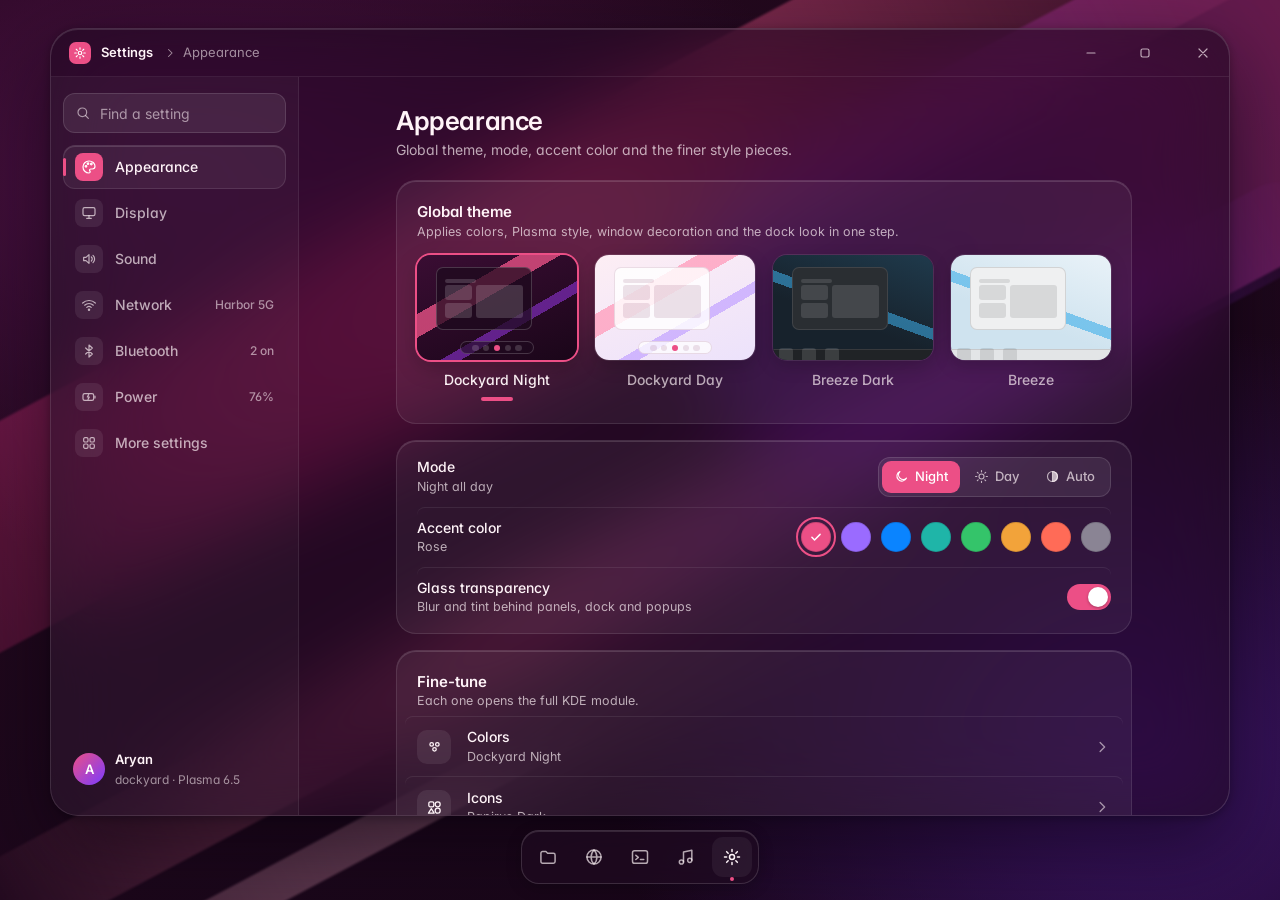
<file: docs/mockups/settings-app.html>
<!doctype html>
<!--
  DOCKYARD SETTINGS: interactive mockup
  =====================================

  DESIGN PLAN

  Information architecture
    One floating glass window over an abstract plum/rose wallpaper. Left sidebar: search field,
    then the seven sections of the real QML app (settings/main.qml): Appearance, Display, Sound,
    Network, Bluetooth, Power, More settings. Each section is one scrolling page made of cards;
    each card groups related rows (label + caption on the left, control on the right).
    Deep links: #appearance, #display, ... and #page/setting-id for search jumps.

  Layout
    Window: max 1180 x 860, 28 px radius, titlebar row (app name left, window buttons right,
    close button flush to the corner like the Dockyard Aurorae decoration).
    Sidebar 248 px; content column max 760 px with 32 px side padding.
    Under 880 px the sidebar collapses to a 72 px icon rail; its search button opens the full
    sidebar as an overlay. A small glass dock sits under the window for context.

  Tokens
    Color   night: base #1d0820, glass rgba(32,12,34,.66), ink #fff4f8, ink-2 68%, ink-3 56%
            day:   base #f4e6ef, glass rgba(255,250,253,.74), ink #2a1325, ink-2 72%, ink-3 58%
            accent (user pick): rose #ec4f86 default; violet, Dockyard blue, teal, amber,
            green, coral, graphite. Accent text uses color-mix toward ink for contrast.
    Radius  window 28, card 20, thumbnail 14, control 12, pill 999
    Space   4 / 8 / 12 / 16 / 24 / 32
    Type    Inter (system-ui fallback). Page title 26/600, card title 15/600,
            row label 14/500, caption 12.5/400 at ink-2, tabular figures for every number.
    Glass   per docs/STYLE.md: cards 5.5% white fill + 10% rim + brighter top edge (night),
            translucent white cards with 10% dark rim (day). Blur 40 px under the window.

  Interactions
    Sidebar: sliding active pill (260 ms, ease-out-expo), arrow keys move between sections.
    Search: filters sections and every [data-s] setting; Enter jumps to the first hit,
    arrows walk the list, Esc clears. A jump scrolls the row into view and flashes a ring.
    Controls: switches (role=switch), segmented radios (roving tabindex), native selects,
    ranges with live value labels, all with a visible 2 px focus ring.
    Appearance mode Night / Day / Auto switches the whole mockup (wallpaper crossfade).
    Display: monitors drag and snap edge to edge (arrow keys too); scale and rotation
    resize the selected monitor. Sound: animated input meter driven by mic volume.
    Network/Bluetooth: connect, disconnect, join (password), pair, with transient states.
    Motion: 120-260 ms, transform/opacity only. prefers-reduced-motion turns it off and
    freezes the meter.
-->
<html lang="en" data-theme="dark">
<head>
<meta charset="utf-8">
<meta name="viewport" content="width=device-width, initial-scale=1">
<title>Dockyard Settings</title>
<link rel="stylesheet" href="https://fonts.googleapis.com/css2?family=Inter:wght@400;500;600;700&display=swap">
<style>
:root {
  --sans: Inter, "Noto Sans", system-ui, -apple-system, "Segoe UI", sans-serif;
  --enter: cubic-bezier(.16, 1, .3, 1);
  --dur: 1;
  --accent: #ec4f86; --on-accent: #fff;
  --r-win: 28px; --r-card: 20px; --r-ctl: 12px;

  --base: #1d0820;
  --ink: #fff4f8; --ink-2: rgba(255,244,248,.68); --ink-3: rgba(255,244,248,.56);
  --win: rgba(32,12,34,.66); --win-rim: rgba(255,255,255,.14); --win-top: rgba(255,255,255,.12);
  --side: rgba(255,255,255,.03);
  --card: rgba(255,255,255,.055); --card-rim: rgba(255,255,255,.10); --card-top: rgba(255,255,255,.14);
  --hover: rgba(255,255,255,.07); --press: rgba(255,255,255,.11);
  --field: rgba(255,255,255,.08); --field-rim: rgba(255,255,255,.12);
  --track: rgba(255,255,255,.16); --line: rgba(255,255,255,.08);
  --thumb: #fff;
  --shadow: 0 30px 80px rgba(10,0,12,.55), 0 2px 10px rgba(10,0,12,.3);
  --pop: #2a1229;
  --ring: #ffd2e4;
  --accent-ink: color-mix(in srgb, var(--accent) 62%, #fff);
  --ok: #4fd18b; --warn: #ffb547; --bad: #ff6b6b;
  color-scheme: dark;
}
:root[data-theme="light"] {
  --base: #f4e6ef;
  --ink: #2a1325; --ink-2: rgba(42,19,37,.72); --ink-3: rgba(42,19,37,.6);
  --win: rgba(255,250,253,.74); --win-rim: rgba(80,20,60,.12); --win-top: rgba(255,255,255,.9);
  --side: rgba(255,255,255,.25);
  --card: rgba(255,255,255,.58); --card-rim: rgba(80,20,60,.09); --card-top: rgba(255,255,255,.95);
  --hover: rgba(80,20,60,.06); --press: rgba(80,20,60,.1);
  --field: rgba(255,255,255,.8); --field-rim: rgba(80,20,60,.14);
  --track: rgba(80,20,60,.14); --line: rgba(80,20,60,.08);
  --shadow: 0 30px 80px rgba(120,40,90,.22), 0 2px 10px rgba(120,40,90,.1);
  --pop: #fff;
  --ring: #7a1240;
  --accent-ink: color-mix(in srgb, var(--accent) 70%, #000);
  --ok: #1a8a4f; --warn: #9a5a00; --bad: #c43030;
  color-scheme: light;
}
* { box-sizing: border-box; margin: 0; padding: 0 }
html, body { height: 100% }
body { font: 14px/1.45 var(--sans); color: var(--ink); background: var(--base); overflow: hidden;
  font-feature-settings: "cv11", "ss01"; -webkit-font-smoothing: antialiased }
button, input, select { font: inherit; color: inherit }
button { cursor: pointer; background: none; border: 0 }
.num, output, .tnum { font-variant-numeric: tabular-nums }
svg.i { width: 18px; height: 18px; fill: none; stroke: currentColor; stroke-width: 1.8; stroke-linecap: round; stroke-linejoin: round; flex: none }
.vh { position: absolute !important; width: 1px; height: 1px; overflow: hidden; clip: rect(0 0 0 0); white-space: nowrap }
:focus-visible { outline: 2px solid var(--ring); outline-offset: 2px }

/* ---------- wallpaper ---------- */
.wall { position: fixed; inset: 0; overflow: hidden; transition: opacity calc(.6s * var(--dur)) ease; z-index: 0 }
.wall i { position: absolute; display: block; border-radius: 999px; filter: blur(1px) }
.wall.night { background: radial-gradient(70% 60% at 15% 20%, #4a1043 0%, transparent 70%), radial-gradient(60% 70% at 90% 85%, #3b1466 0%, transparent 70%), linear-gradient(160deg, #26091f, #170619) }
.wall.night i:nth-child(1) { width: 140vmax; height: 16vmax; left: -30vmax; top: 18vh; transform: rotate(-28deg); background: linear-gradient(90deg, transparent, #c42c6f 30%, #ff5a91 55%, transparent) ; opacity: .55 }
.wall.night i:nth-child(2) { width: 120vmax; height: 7vmax; left: -10vmax; top: 58vh; transform: rotate(-28deg); background: linear-gradient(90deg, transparent, #ff7aa6 40%, #8e2bd1 80%, transparent); opacity: .5 }
.wall.night i:nth-child(3) { width: 90vmax; height: 26vmax; right: -40vmax; top: -6vh; transform: rotate(-28deg); background: linear-gradient(90deg, #6b20b8, #d23a83 70%, transparent); opacity: .42 }
.wall.night i:nth-child(4) { width: 110vmax; height: 3vmax; left: -20vmax; top: 86vh; transform: rotate(-28deg); background: linear-gradient(90deg, transparent, #ffb0cb, transparent); opacity: .35 }
.wall.day { background: radial-gradient(70% 60% at 15% 20%, #ffd9e6 0%, transparent 70%), radial-gradient(60% 70% at 90% 85%, #dccbff 0%, transparent 70%), linear-gradient(160deg, #fbeef3, #efe4f8); opacity: 0 }
.wall.day i:nth-child(1) { width: 140vmax; height: 16vmax; left: -30vmax; top: 18vh; transform: rotate(-28deg); background: linear-gradient(90deg, transparent, #ff9fbf 35%, #ffc3a8 60%, transparent); opacity: .6 }
.wall.day i:nth-child(2) { width: 120vmax; height: 7vmax; left: -10vmax; top: 58vh; transform: rotate(-28deg); background: linear-gradient(90deg, transparent, #c5a8ff 45%, #ff9fbf 80%, transparent); opacity: .55 }
.wall.day i:nth-child(3) { width: 90vmax; height: 26vmax; right: -40vmax; top: -6vh; transform: rotate(-28deg); background: linear-gradient(90deg, #cbb6ff, #ffb3cd 70%, transparent); opacity: .5 }
.wall.day i:nth-child(4) { width: 110vmax; height: 3vmax; left: -20vmax; top: 86vh; transform: rotate(-28deg); background: linear-gradient(90deg, transparent, #fff, transparent); opacity: .6 }
:root[data-theme="light"] .wall.day { opacity: 1 }
:root[data-theme="light"] .wall.night { opacity: 0 }

/* ---------- stage + window ---------- */
.stage { position: relative; z-index: 1; height: 100%; display: flex; flex-direction: column; align-items: center; justify-content: center; padding: 28px 24px 16px; gap: 14px }
.win { position: relative; width: min(1180px, 100%); height: min(860px, calc(100vh - 104px)); min-height: 520px;
  display: grid; grid-template-columns: 248px 1fr; grid-template-rows: 48px 1fr;
  background: var(--win); border: 1px solid var(--win-rim); border-radius: var(--r-win);
  backdrop-filter: blur(40px) saturate(150%); -webkit-backdrop-filter: blur(40px) saturate(150%);
  box-shadow: var(--shadow), inset 0 1px 0 var(--win-top); overflow: hidden;
  transition: background calc(.4s * var(--dur)) ease, border-color calc(.4s * var(--dur)) ease }
.tbar { grid-column: 1 / -1; display: flex; align-items: center; gap: 10px; padding-left: 18px; border-bottom: 1px solid var(--line) }
.tbar .app { display: flex; align-items: center; gap: 10px; font-weight: 600; font-size: 13px }
.tbar .app span.mark { width: 22px; height: 22px; border-radius: 7px; display: grid; place-items: center; background: var(--accent); color: var(--on-accent) }
.tbar .app span.mark svg { width: 14px; height: 14px; stroke-width: 2 }
.tbar .crumb { color: var(--ink-3); font-size: 13px; display: flex; align-items: center; gap: 6px }
.tbar .sp { flex: 1 }
.wbtn { width: 44px; height: 48px; display: grid; place-items: center; color: var(--ink-2); transition: background calc(.12s * var(--dur)) ease-out, color .12s }
.wbtn:hover { background: var(--hover); color: var(--ink) }
.wbtn.close { width: 52px; border-top-right-radius: calc(var(--r-win) - 1px) }
.wbtn.close:hover { background: #e5484d; color: #fff }
.wbtn svg { width: 16px; height: 16px }

/* ---------- sidebar ---------- */
.side { position: relative; display: flex; flex-direction: column; gap: 12px; padding: 16px 12px; background: var(--side); border-right: 1px solid var(--line); min-height: 0; z-index: 3 }
.search { position: relative }
.search svg { position: absolute; left: 12px; top: 50%; transform: translateY(-50%); color: var(--ink-3); width: 16px; height: 16px }
.search input { width: 100%; height: 40px; padding: 0 34px 0 36px; border-radius: var(--r-ctl); border: 1px solid var(--field-rim); background: var(--field); outline-offset: 0 }
.search input::placeholder { color: var(--ink-3) }
.search input::-webkit-search-cancel-button { display: none }
.search .clr { position: absolute; right: 6px; top: 50%; transform: translateY(-50%); width: 28px; height: 28px; border-radius: 8px; display: none; place-items: center; color: var(--ink-3) }
.search .clr svg { position: static; transform: none; width: 14px; height: 14px }
.search.has .clr { display: grid }
.search .clr:hover { background: var(--hover); color: var(--ink) }
.sbtn { display: none; width: 48px; height: 44px; border-radius: var(--r-ctl); place-items: center; color: var(--ink-2); margin: 0 auto }
.sbtn:hover { background: var(--hover) }
nav.sections { position: relative; display: flex; flex-direction: column; gap: 2px }
.navpill { position: absolute; left: 0; right: 0; top: 0; height: 44px; border-radius: var(--r-ctl); background: var(--card); border: 1px solid var(--card-rim); box-shadow: inset 0 1px 0 var(--card-top);
  transition: transform calc(.26s * var(--dur)) var(--enter), height calc(.26s * var(--dur)) var(--enter); pointer-events: none }
.navpill::before { content: ""; position: absolute; left: -1px; top: 12px; bottom: 12px; width: 3px; border-radius: 3px; background: var(--accent) }
.nav { position: relative; display: flex; align-items: center; gap: 12px; height: 44px; padding: 0 12px; border-radius: var(--r-ctl); color: var(--ink-2); font-weight: 500; text-align: left; transition: color calc(.12s * var(--dur)), background calc(.12s * var(--dur)) }
.nav:hover { color: var(--ink); background: var(--hover) }
.nav[aria-current="page"] { color: var(--ink); background: transparent }
.nav .ic { width: 28px; height: 28px; border-radius: 8px; display: grid; place-items: center; background: var(--field); flex: none }
.nav[aria-current="page"] .ic { background: var(--accent); color: var(--on-accent) }
.nav .ic svg { width: 16px; height: 16px }
.nav .lbl { flex: 1; white-space: nowrap; overflow: hidden; text-overflow: ellipsis }
.nav .meta { font-size: 12px; color: var(--ink-3) }
.side .foot { margin-top: auto; display: flex; align-items: center; gap: 10px; padding: 10px; border-radius: var(--r-ctl) }
.side .foot .av { width: 32px; height: 32px; border-radius: 50%; background: linear-gradient(135deg, var(--accent), #7a3cff); color: #fff; display: grid; place-items: center; font-weight: 600; font-size: 13px; flex: none }
.side .foot b { display: block; font-size: 13px; font-weight: 600 }
.side .foot span { font-size: 12px; color: var(--ink-3) }
.results { display: none; flex-direction: column; gap: 2px; overflow-y: auto; min-height: 0 }
.side.q .results { display: flex }
.side.q nav.sections { display: none }
.results h3 { font-size: 11px; font-weight: 600; text-transform: uppercase; letter-spacing: .06em; color: var(--ink-3); padding: 8px 12px 4px }
.res { display: flex; align-items: center; gap: 10px; text-align: left; padding: 8px 12px; border-radius: 10px; color: var(--ink) }
.res:hover, .res:focus-visible { background: var(--hover) }
.res svg { width: 16px; height: 16px; color: var(--ink-3) }
.res b { font-weight: 500; display: block }
.res b mark { background: none; color: var(--accent-ink); font-weight: 600 }
.res span { font-size: 12px; color: var(--ink-3) }
.noresults { padding: 12px; color: var(--ink-2); font-size: 13px }

/* ---------- content ---------- */
.content { overflow-y: auto; min-height: 0; scroll-padding: 24px; position: relative }
.content::-webkit-scrollbar { width: 10px } .content::-webkit-scrollbar-thumb { background: var(--track); border-radius: 10px; border: 3px solid transparent; background-clip: padding-box }
.page { max-width: 800px; margin: 0 auto; padding: 28px 32px 48px; display: flex; flex-direction: column; gap: 16px }
.page[hidden] { display: none }
.page.enter { animation: pin calc(.24s * var(--dur)) var(--enter) both }
@keyframes pin { from { opacity: 0; transform: translateY(8px) } }
.ph { display: flex; align-items: flex-end; gap: 16px; margin-bottom: 4px }
.ph div { flex: 1 }
.ph h1 { font-size: 26px; font-weight: 600; letter-spacing: -.015em; line-height: 1.2 }
.ph p { color: var(--ink-2); margin-top: 4px }
.card { background: var(--card); border: 1px solid var(--card-rim); border-radius: var(--r-card); box-shadow: inset 0 1px 0 var(--card-top); padding: 6px 20px }
.card.pad { padding: 20px }
.card > h2, .card-h h2 { font-size: 15px; font-weight: 600 }
.card-h { display: flex; align-items: center; gap: 12px; padding: 14px 0 6px }
.card-h div { flex: 1 } .card-h p { color: var(--ink-2); font-size: 12.5px }
.row { display: flex; align-items: center; gap: 16px; min-height: 60px; padding: 10px 0; border-top: 1px solid var(--line); border-radius: 8px; transition: box-shadow calc(.3s * var(--dur)) }
.card-h + .row, .card > .row:first-child { border-top: 0 }
.row .rl { flex: 1; min-width: 0 }
.row .rl b { display: block; font-weight: 500 }
.row .rl span { display: block; color: var(--ink-2); font-size: 12.5px }
.row .rc { display: flex; align-items: center; gap: 10px; flex: none }
.row.wide .rc { flex: 1 1 320px; max-width: 360px }
.row.sub { padding-left: 0 }
.row.link { cursor: pointer; margin: 0 -12px; padding: 10px 12px; border-top-color: transparent; box-shadow: 0 -1px 0 var(--line) }
.row.link:first-of-type { box-shadow: none }
.row.link:hover { background: var(--hover) }
.row.link .chev { color: var(--ink-3) }
.row .ricon { width: 34px; height: 34px; border-radius: 10px; display: grid; place-items: center; background: var(--field); flex: none }
.row .ricon svg { width: 17px; height: 17px }
.flash { box-shadow: 0 0 0 2px var(--accent), 0 0 0 6px color-mix(in srgb, var(--accent) 25%, transparent) }

/* ---------- controls ---------- */
.sw { position: relative; width: 44px; height: 26px; border-radius: 999px; background: var(--track); flex: none; transition: background calc(.18s * var(--dur)) ease }
.sw::after { content: ""; position: absolute; left: 3px; top: 3px; width: 20px; height: 20px; border-radius: 50%; background: var(--thumb); box-shadow: 0 1px 3px rgba(0,0,0,.3); transition: transform calc(.2s * var(--dur)) var(--enter) }
.sw[aria-checked="true"] { background: var(--accent) }
.sw[aria-checked="true"]::after { transform: translateX(18px) }
:root[data-theme="light"] .sw:not([aria-checked="true"]) { background: rgba(80,20,60,.22) }

.seg { display: inline-flex; padding: 3px; gap: 2px; border-radius: var(--r-ctl); background: var(--field); border: 1px solid var(--field-rim); position: relative }
.seg button { position: relative; z-index: 1; height: 32px; padding: 0 12px; border-radius: 9px; color: var(--ink-2); font-weight: 500; font-size: 13px; display: inline-flex; align-items: center; gap: 6px; white-space: nowrap; transition: color calc(.12s * var(--dur)), background calc(.12s * var(--dur)) }
.seg button:hover { color: var(--ink) }
.seg button[aria-checked="true"] { background: var(--accent); color: var(--on-accent) }
.seg button svg { width: 15px; height: 15px }
.seg.icons button { padding: 0 10px }

.sel { position: relative; display: inline-flex; min-width: 200px }
.sel select { appearance: none; -webkit-appearance: none; width: 100%; height: 38px; padding: 0 36px 0 12px; border-radius: var(--r-ctl); border: 1px solid var(--field-rim); background: var(--field); cursor: pointer }
.sel select option { background: var(--pop); color: var(--ink) }
.sel svg { position: absolute; right: 10px; top: 50%; transform: translateY(-50%); width: 16px; height: 16px; color: var(--ink-3); pointer-events: none }
.sel:hover select { border-color: color-mix(in srgb, var(--accent) 50%, var(--field-rim)) }

.rng { --p: 50%; flex: 1; min-width: 120px; appearance: none; -webkit-appearance: none; height: 22px; background: transparent; cursor: pointer }
.rng::-webkit-slider-runnable-track { height: 6px; border-radius: 6px; background: linear-gradient(90deg, var(--accent) var(--p), var(--track) var(--p)) }
.rng::-moz-range-track { height: 6px; border-radius: 6px; background: linear-gradient(90deg, var(--accent) var(--p), var(--track) var(--p)) }
.rng::-webkit-slider-thumb { -webkit-appearance: none; width: 20px; height: 20px; margin-top: -7px; border-radius: 50%; background: var(--thumb); box-shadow: 0 1px 4px rgba(0,0,0,.35), 0 0 0 1px rgba(0,0,0,.06); transition: transform calc(.12s * var(--dur)) }
.rng::-moz-range-thumb { width: 20px; height: 20px; border: 0; border-radius: 50%; background: var(--thumb); box-shadow: 0 1px 4px rgba(0,0,0,.35) }
.rng:active::-webkit-slider-thumb { transform: scale(1.1) }
.rng:focus-visible { outline: none }
.rng:focus-visible::-webkit-slider-thumb { box-shadow: 0 0 0 2px var(--base), 0 0 0 4px var(--ring) }
.rng:focus-visible::-moz-range-thumb { box-shadow: 0 0 0 2px var(--base), 0 0 0 4px var(--ring) }
.rng.off { --p: 0% !important; opacity: .45 }
.val { min-width: 44px; text-align: right; color: var(--ink-2); font-size: 13px }
.rng-wrap { display: flex; align-items: center; gap: 10px; width: 100% }
.rng-wrap > svg { color: var(--ink-3); width: 16px; height: 16px }

.btn { height: 34px; padding: 0 14px; border-radius: 10px; background: var(--field); border: 1px solid var(--field-rim); font-weight: 500; font-size: 13px; display: inline-flex; align-items: center; gap: 6px; white-space: nowrap; transition: background calc(.12s * var(--dur)), transform calc(.08s * var(--dur)) }
.btn:hover { background: var(--press) }
.btn:active { transform: scale(.97) }
.btn.pri { background: var(--accent); color: var(--on-accent); border-color: transparent }
.btn.pri:hover { background: color-mix(in srgb, var(--accent) 88%, #fff) }
.btn[disabled] { opacity: .6; cursor: default; transform: none }
.btn svg { width: 15px; height: 15px }
.ibtn { width: 34px; height: 34px; border-radius: 10px; display: grid; place-items: center; color: var(--ink-2); transition: background calc(.12s * var(--dur)), color .12s; flex: none }
.ibtn:hover { background: var(--hover); color: var(--ink) }
.ibtn[aria-pressed="true"] { color: var(--bad); background: color-mix(in srgb, var(--bad) 14%, transparent) }
.tag { font-size: 11.5px; font-weight: 600; padding: 2px 8px; border-radius: 999px; background: var(--field); color: var(--ink-2) }
.tag.ok { color: var(--ok); background: color-mix(in srgb, var(--ok) 14%, transparent) }

/* ---------- appearance ---------- */
.themes { display: grid; grid-template-columns: repeat(auto-fill, minmax(150px, 1fr)); gap: 18px; padding: 8px 0 16px }
.theme { display: flex; flex-direction: column; align-items: center; gap: 10px; border-radius: 16px; padding: 0; text-align: center; color: var(--ink-2); font-weight: 500 }
.theme:hover { color: var(--ink) }
.theme[aria-checked="true"] { color: var(--ink) }
.theme .thumb { width: 100%; aspect-ratio: 16 / 10.5; border-radius: 14px; position: relative; overflow: hidden; box-shadow: 0 0 0 1px var(--card-rim), 0 6px 18px rgba(0,0,0,.18); transition: transform calc(.18s * var(--dur)) var(--enter), box-shadow calc(.18s * var(--dur)) }
.theme:hover .thumb { transform: translateY(-2px) }
.theme[aria-checked="true"] .thumb { box-shadow: 0 0 0 2px var(--accent), 0 8px 22px rgba(0,0,0,.22) }
.theme .ind { width: 22px; height: 4px; border-radius: 4px; background: transparent; transition: width calc(.24s * var(--dur)) var(--enter), background calc(.2s * var(--dur)); margin-top: -4px }
.theme[aria-checked="true"] .ind { width: 32px; background: var(--accent) }
.thumb .tw { position: absolute; left: 12%; top: 11%; width: 60%; height: 60%; border-radius: 7px; background: var(--t-win); border: 1px solid var(--t-rim); padding: 7% 5%; display: grid; grid-template-columns: 34% 1fr; grid-template-rows: 9% 1fr 1fr; gap: 7% 5% }
.thumb .tw i { border-radius: 3px; background: var(--t-blk) }
.thumb .tw i:nth-child(1) { grid-column: 1 / -1; width: 40% }
.thumb .tw i:nth-child(4) { grid-row: 2 / 4; grid-column: 2 }
.thumb .td { position: absolute; left: 27%; right: 27%; bottom: 6%; height: 12%; border-radius: 7px; background: var(--t-dock); border: 1px solid var(--t-rim); display: flex; gap: 6%; align-items: center; justify-content: center }
.thumb .td i { width: 9%; aspect-ratio: 1; border-radius: 3px; background: var(--t-blk) }
.thumb .td i.a { background: var(--accent) }
.thumb.panel .td { left: 0; right: 0; bottom: 0; border-radius: 0; height: 11%; border-width: 1px 0 0; justify-content: flex-start; padding-left: 4% }
.th-dn { background: linear-gradient(150deg, transparent 30%, rgba(255,90,145,.7) 30% 42%, transparent 42% 60%, rgba(140,50,210,.6) 60% 66%, transparent 66%), linear-gradient(160deg, #3a0d33, #1a0619); --t-win: rgba(30,10,30,.72); --t-rim: rgba(255,255,255,.18); --t-blk: rgba(255,255,255,.16); --t-dock: rgba(30,10,30,.6) }
.th-dd { background: linear-gradient(150deg, transparent 30%, rgba(255,160,190,.8) 30% 42%, transparent 42% 60%, rgba(200,170,255,.8) 60% 66%, transparent 66%), linear-gradient(160deg, #fdeef4, #ece2fb); --t-win: rgba(255,255,255,.82); --t-rim: rgba(120,40,90,.15); --t-blk: rgba(120,40,90,.13); --t-dock: rgba(255,255,255,.75) }
.th-bd { background: linear-gradient(200deg, transparent 45%, rgba(61,174,233,.55) 45% 52%, transparent 52%), linear-gradient(20deg, #17222c 40%, #1f3a4c); --t-win: #2a2e32; --t-rim: rgba(255,255,255,.1); --t-blk: rgba(255,255,255,.12); --t-dock: #202326 }
.th-bl { background: linear-gradient(200deg, transparent 45%, rgba(61,174,233,.6) 45% 52%, transparent 52%), linear-gradient(20deg, #cfe3ef 40%, #e9f2f8); --t-win: #eff0f1; --t-rim: rgba(0,0,0,.12); --t-blk: rgba(0,0,0,.1); --t-dock: #e3e5e7 }
.swatches { display: flex; flex-wrap: wrap; gap: 10px }
.swatch { width: 30px; height: 30px; border-radius: 50%; background: var(--c); position: relative; box-shadow: inset 0 0 0 1px rgba(0,0,0,.12); transition: transform calc(.12s * var(--dur)) }
.swatch:hover { transform: scale(1.08) }
.swatch[aria-checked="true"]::after { content: ""; position: absolute; inset: -5px; border-radius: 50%; border: 2px solid var(--c) }
.swatch svg { position: absolute; inset: 0; margin: auto; width: 14px; height: 14px; stroke-width: 2.6; color: var(--on); opacity: 0 }
.swatch[aria-checked="true"] svg { opacity: 1 }
.sched { display: none; gap: 12px; flex-wrap: wrap; padding: 0 0 12px }
.sched.on { display: flex }
.sched label { display: flex; align-items: center; gap: 10px; font-size: 13px; color: var(--ink-2) }
.sched .sel { min-width: 160px }

/* ---------- display ---------- */
.arrange { position: relative; height: 230px; margin: 4px 0 12px; border-radius: 16px; background: var(--field); border: 1px dashed var(--field-rim); overflow: hidden; touch-action: none }
.arrange .hint { position: absolute; left: 14px; bottom: 10px; font-size: 12px; color: var(--ink-3); pointer-events: none }
.mon { position: absolute; border-radius: 10px; border: 2px solid var(--card-rim); background: var(--card); display: flex; flex-direction: column; align-items: center; justify-content: center; gap: 2px; text-align: center; cursor: grab; user-select: none;
  transition: left calc(.22s * var(--dur)) var(--enter), top calc(.22s * var(--dur)) var(--enter), width calc(.22s * var(--dur)) var(--enter), height calc(.22s * var(--dur)) var(--enter), border-color .15s; padding: 6px; overflow: hidden }
.mon.drag { transition: none; cursor: grabbing; z-index: 2; box-shadow: 0 10px 30px rgba(0,0,0,.3) }
.mon[aria-pressed="true"] { border-color: var(--accent); background: color-mix(in srgb, var(--accent) 16%, var(--card)) }
.mon b { font-size: 13px; font-weight: 600 } .mon span { font-size: 11.5px; color: var(--ink-2) }
.mon .no { position: absolute; top: 6px; left: 8px; font-size: 11px; font-weight: 700; color: var(--ink-3) }
.mon .star { position: absolute; top: 6px; right: 8px; font-size: 10.5px; font-weight: 600; color: var(--accent-ink) }
.ctemp { display: none }
.ctemp.on { display: flex }

/* ---------- sound ---------- */
.meter { display: flex; align-items: flex-end; gap: 3px; height: 28px; flex: 1 }
.meter i { flex: 1; height: 100%; border-radius: 2px; background: var(--track); position: relative; overflow: hidden }
.meter i::after { content: ""; position: absolute; inset: 0; background: var(--accent); transform: scaleY(var(--l, 0)); transform-origin: bottom; border-radius: 2px }
.meter i.hot::after { background: var(--warn) }

/* ---------- lists (network, bluetooth) ---------- */
.item { display: flex; align-items: center; gap: 14px; padding: 12px 0; border-top: 1px solid var(--line) }
.item:first-child { border-top: 0 }
.item .ricon { width: 38px; height: 38px; border-radius: 11px; display: grid; place-items: center; background: var(--field); flex: none; color: var(--ink-2) }
.item.on .ricon { background: color-mix(in srgb, var(--accent) 22%, transparent); color: var(--accent-ink) }
.item .il { flex: 1; min-width: 0 }
.item .il b { font-weight: 500; display: flex; align-items: center; gap: 8px }
.item .il b svg { width: 13px; height: 13px; color: var(--ink-3) }
.item .il span { display: block; font-size: 12.5px; color: var(--ink-2) }
.item.on .il span { color: var(--accent-ink) }
.item .join { display: none; width: 100%; gap: 8px; padding-top: 10px; flex-wrap: wrap; align-items: center }
.item.joining { flex-wrap: wrap }
.item.joining .join { display: flex }
.join input { flex: 1; min-width: 160px; height: 34px; border-radius: 10px; border: 1px solid var(--field-rim); background: var(--field); padding: 0 12px }
.join .err { width: 100%; font-size: 12px; color: var(--bad) }
.bars { width: 18px; height: 16px; display: flex; align-items: flex-end; gap: 2px; flex: none }
.bars i { width: 3px; border-radius: 1px; background: var(--track) }
.bars i:nth-child(1) { height: 25% } .bars i:nth-child(2) { height: 50% } .bars i:nth-child(3) { height: 75% } .bars i:nth-child(4) { height: 100% }
.bars i.f { background: currentColor }
.empty { display: flex; flex-direction: column; align-items: center; gap: 8px; padding: 32px 16px; text-align: center; color: var(--ink-2) }
.empty svg { width: 28px; height: 28px; color: var(--ink-3) }
.empty b { color: var(--ink); font-weight: 600 }
.spin { animation: spin calc(1s * var(--dur)) linear infinite }
@keyframes spin { to { transform: rotate(360deg) } }
.scan { display: inline-flex; align-items: center; gap: 6px; font-size: 12.5px; color: var(--ink-3) }
.scan svg { width: 14px; height: 14px }

/* ---------- power ---------- */
.profiles { display: grid; grid-template-columns: repeat(3, 1fr); gap: 12px }
.prof { text-align: left; padding: 18px; border-radius: 18px; background: var(--card); border: 1px solid var(--card-rim); box-shadow: inset 0 1px 0 var(--card-top); display: flex; flex-direction: column; gap: 10px; transition: border-color calc(.15s * var(--dur)), background calc(.15s * var(--dur)), transform calc(.08s * var(--dur)) }
.prof:hover { background: var(--hover) }
.prof:active { transform: scale(.98) }
.prof .pi { width: 40px; height: 40px; border-radius: 12px; display: grid; place-items: center; background: var(--field) }
.prof .pi svg { width: 20px; height: 20px }
.prof b { font-weight: 600; font-size: 15px }
.prof span { font-size: 12.5px; color: var(--ink-2) }
.prof em { font-style: normal; font-size: 12px; color: var(--ink-3); margin-top: auto }
.prof[aria-checked="true"] { border-color: var(--accent); background: color-mix(in srgb, var(--accent) 12%, var(--card)) }
.prof[aria-checked="true"] .pi { background: var(--accent); color: var(--on-accent) }
.battery { display: flex; gap: 24px; align-items: center; padding: 20px }
.bnum { font-size: 44px; font-weight: 700; letter-spacing: -.03em; line-height: 1 }
.bnum small { font-size: 20px; font-weight: 600; color: var(--ink-2) }
.bmeta { flex: 1; display: flex; flex-direction: column; gap: 10px; min-width: 0 }
.bbar { height: 10px; border-radius: 6px; background: var(--track); overflow: hidden; position: relative }
.bbar b { position: absolute; inset: 0 auto 0 0; width: var(--b); background: var(--ok); border-radius: 6px; transition: width calc(.3s * var(--dur)) ease-in-out }
.bbar u { position: absolute; top: -2px; bottom: -2px; left: 80%; width: 2px; background: var(--ink-3); display: none }
.bbar.lim u { display: block }
.bstats { display: flex; gap: 20px; flex-wrap: wrap; font-size: 12.5px; color: var(--ink-2) }
.bstats b { color: var(--ink); font-weight: 600 }

/* ---------- more ---------- */
.mods { display: grid; grid-template-columns: repeat(auto-fill, minmax(150px, 1fr)); gap: 10px }
.mod { display: flex; flex-direction: column; align-items: flex-start; gap: 12px; padding: 16px; border-radius: 16px; text-align: left; background: var(--card); border: 1px solid var(--card-rim); box-shadow: inset 0 1px 0 var(--card-top); transition: background calc(.12s * var(--dur)), transform calc(.08s * var(--dur)) }
.mod:hover { background: var(--hover) }
.mod:active { transform: scale(.97) }
.mod .mi { width: 38px; height: 38px; border-radius: 11px; display: grid; place-items: center; background: var(--field); color: var(--ink) }
.mod .mi svg { width: 19px; height: 19px }
.mod b { font-weight: 500 }
.mod span { font-size: 12px; color: var(--ink-3); margin-top: -10px }

/* ---------- dock + toast ---------- */
.dock { display: flex; gap: 6px; padding: 6px; border-radius: 18px; background: var(--win); border: 1px solid var(--win-rim); backdrop-filter: blur(30px); -webkit-backdrop-filter: blur(30px); box-shadow: 0 4px 16px rgba(0,0,0,.2), inset 0 1px 0 var(--win-top) }
.dock span { position: relative; width: 40px; height: 40px; border-radius: 11px; display: grid; place-items: center; color: var(--ink-2) }
.dock span svg { width: 20px; height: 20px }
.dock span.run { background: var(--card); color: var(--ink) }
.dock span.run::after { content: ""; position: absolute; bottom: -4px; width: 4px; height: 4px; border-radius: 50%; background: var(--accent) }
.toast { position: fixed; left: 50%; bottom: 84px; transform: translate(-50%, 12px); background: var(--pop); color: var(--ink); border: 1px solid var(--win-rim); padding: 10px 16px; border-radius: 12px; opacity: 0; pointer-events: none; transition: opacity calc(.2s * var(--dur)) ease-out, transform calc(.25s * var(--dur)) var(--enter); box-shadow: var(--shadow); z-index: 10; font-size: 13px; max-width: calc(100vw - 32px) }
.toast.show { opacity: 1; transform: translate(-50%, 0) }
.toast code { font-family: ui-monospace, "JetBrains Mono", monospace; font-size: 12px; color: var(--accent-ink) }

/* ---------- responsive ---------- */
@media (max-width: 880px) {
  .win { grid-template-columns: 72px 1fr }
  .side { padding: 14px 10px; align-items: stretch }
  .side .search, .side .foot div, .nav .lbl, .nav .meta, .navpill::before { display: none }
  .sbtn { display: grid }
  .nav { justify-content: center; padding: 0 }
  .side .foot { justify-content: center; padding: 6px 0 }
  .side.open { position: absolute; left: 0; top: 48px; bottom: 0; width: 280px; background: var(--pop); box-shadow: var(--shadow); border-radius: 0 0 0 var(--r-win); padding: 16px 12px }
  .side.open .search, .side.open .foot div, .side.open .nav .lbl, .side.open .nav .meta { display: block }
  .side.open .navpill::before { display: block }
  .side.open .sbtn { display: none }
  .side.open .nav { justify-content: flex-start; padding: 0 12px }
  .side.open .foot { justify-content: flex-start; padding: 10px }
  .content { grid-column: 2 }
  .page { padding: 24px 22px 40px }
  .profiles { grid-template-columns: 1fr }
  .prof { flex-direction: row; align-items: center; flex-wrap: wrap }
  .prof em { margin: 0 0 0 auto }
  .tbar .crumb { display: none }
}
@media (max-width: 640px) {
  .row { flex-wrap: wrap }
  .row.wide .rc { max-width: none }
  .battery { flex-direction: column; align-items: flex-start }
  .stage { padding: 12px 8px 8px }
}
@media (max-height: 720px) { .dock { display: none } .win { height: calc(100vh - 32px) } }
:root.solid { --win: #22101f } :root.solid[data-theme="light"] { --win: #fbf5f8 }
@media (prefers-reduced-motion: reduce) { :root { --dur: 0 } .spin { animation: none } }
</style>
</head>
<body>
<svg width="0" height="0" style="position:absolute" aria-hidden="true">
  <symbol id="i-brush" viewBox="0 0 24 24"><path d="M12 3a9 9 0 1 0 0 18c1.2 0 1.8-.8 1.8-1.8 0-.5-.2-.9-.5-1.2-.3-.3-.5-.7-.5-1.2 0-1 .8-1.8 1.8-1.8H17a4 4 0 0 0 4-4C21 6.6 17 3 12 3Z"/><circle cx="7.5" cy="11" r="1.2"/><circle cx="10.5" cy="7" r="1.2"/><circle cx="15.5" cy="7.5" r="1.2"/></symbol>
  <symbol id="i-display" viewBox="0 0 24 24"><rect x="3" y="4" width="18" height="12" rx="2.5"/><path d="M8.5 20h7M12 16v4"/></symbol>
  <symbol id="i-sound" viewBox="0 0 24 24"><path d="M4 9.5v5h3.5L12 18.5v-13L7.5 9.5Z"/><path d="M15.5 9a4 4 0 0 1 0 6M18 6.5a7.5 7.5 0 0 1 0 11"/></symbol>
  <symbol id="i-mute" viewBox="0 0 24 24"><path d="M4 9.5v5h3.5L12 18.5v-13L7.5 9.5Z"/><path d="M16 9.5l5 5M21 9.5l-5 5"/></symbol>
  <symbol id="i-wifi" viewBox="0 0 24 24"><path d="M2.5 9a14 14 0 0 1 19 0"/><path d="M5.5 12.3a9.5 9.5 0 0 1 13 0"/><path d="M8.7 15.5a5 5 0 0 1 6.6 0"/><circle cx="12" cy="19" r="1"/></symbol>
  <symbol id="i-wifi-off" viewBox="0 0 24 24"><path d="M8.7 15.5a5 5 0 0 1 6.6 0M5.5 12.3a9.5 9.5 0 0 1 4-2.2M2.5 9a14 14 0 0 1 5-3M14.5 6.2A14 14 0 0 1 21.5 9"/><circle cx="12" cy="19" r="1"/><path d="M3 3l18 18"/></symbol>
  <symbol id="i-bt" viewBox="0 0 24 24"><path d="M7 7.5l10 9-5 4.5v-18l5 4.5-10 9"/></symbol>
  <symbol id="i-power" viewBox="0 0 24 24"><rect x="3" y="7" width="16" height="10" rx="2.5"/><path d="M21 10.5v3"/><path d="M11.5 8.5l-2 3.5h3l-2 3.5"/></symbol>
  <symbol id="i-grid" viewBox="0 0 24 24"><rect x="4" y="4" width="6.5" height="6.5" rx="2"/><rect x="13.5" y="4" width="6.5" height="6.5" rx="2"/><rect x="4" y="13.5" width="6.5" height="6.5" rx="2"/><rect x="13.5" y="13.5" width="6.5" height="6.5" rx="2"/></symbol>
  <symbol id="i-search" viewBox="0 0 24 24"><circle cx="11" cy="11" r="6.5"/><path d="M20 20l-4.3-4.3"/></symbol>
  <symbol id="i-x" viewBox="0 0 24 24"><path d="M6 6l12 12M18 6L6 18"/></symbol>
  <symbol id="i-min" viewBox="0 0 24 24"><path d="M6 12h12"/></symbol>
  <symbol id="i-max" viewBox="0 0 24 24"><rect x="6" y="6" width="12" height="12" rx="2.5"/></symbol>
  <symbol id="i-chev" viewBox="0 0 24 24"><path d="M9.5 6l6 6-6 6"/></symbol>
  <symbol id="i-down" viewBox="0 0 24 24"><path d="M6 9.5l6 6 6-6"/></symbol>
  <symbol id="i-check" viewBox="0 0 24 24"><path d="M5 12.5l4.5 4.5L19 7.5"/></symbol>
  <symbol id="i-lock" viewBox="0 0 24 24"><rect x="5" y="11" width="14" height="9" rx="2.5"/><path d="M8 11V8a4 4 0 0 1 8 0v3"/></symbol>
  <symbol id="i-sun" viewBox="0 0 24 24"><circle cx="12" cy="12" r="4"/><path d="M12 2.5v2M12 19.5v2M2.5 12h2M19.5 12h2M5.3 5.3l1.4 1.4M17.3 17.3l1.4 1.4M5.3 18.7l1.4-1.4M17.3 6.7l1.4-1.4"/></symbol>
  <symbol id="i-moon" viewBox="0 0 24 24"><path d="M20 14.5A8 8 0 1 1 9.5 4a6.5 6.5 0 0 0 10.5 10.5Z"/></symbol>
  <symbol id="i-auto" viewBox="0 0 24 24"><circle cx="12" cy="12" r="8"/><path d="M12 4a8 8 0 0 1 0 16Z" fill="currentColor"/></symbol>
  <symbol id="i-palette" viewBox="0 0 24 24"><circle cx="8" cy="9" r="2.5"/><circle cx="16" cy="9" r="2.5"/><circle cx="12" cy="16" r="2.5"/></symbol>
  <symbol id="i-icons" viewBox="0 0 24 24"><rect x="4" y="4" width="7" height="7" rx="2"/><circle cx="16.5" cy="7.5" r="3.5"/><path d="M7.5 13.5l4 6.5h-8Z"/><rect x="13" y="13" width="7" height="7" rx="3.5"/></symbol>
  <symbol id="i-font" viewBox="0 0 24 24"><path d="M4 19L9.5 5h1L16 19M6.3 14h7.4"/><path d="M17 11.5a2.5 2.5 0 1 1 0 5 2.5 2.5 0 0 1 0-5Zm2.5 0V19"/></symbol>
  <symbol id="i-cursor" viewBox="0 0 24 24"><path d="M5 3.5l13 7.5-5.5 1.5 3.5 6-2.5 1.5-3.5-6L6 18Z"/></symbol>
  <symbol id="i-window" viewBox="0 0 24 24"><rect x="3" y="4.5" width="18" height="15" rx="2.5"/><path d="M3 9h18M16 6.8h2"/></symbol>
  <symbol id="i-mic" viewBox="0 0 24 24"><rect x="9" y="3" width="6" height="11" rx="3"/><path d="M5.5 11a6.5 6.5 0 0 0 13 0M12 17.5V21"/></symbol>
  <symbol id="i-mic-off" viewBox="0 0 24 24"><path d="M15 9.5V6a3 3 0 0 0-5.8-1M9 9v2a3 3 0 0 0 4.9 2.3M5.5 11a6.5 6.5 0 0 0 10.9 4.8M18.5 11a6.5 6.5 0 0 1-.4 2.2M12 17.5V21M3 3l18 18"/></symbol>
  <symbol id="i-headphones" viewBox="0 0 24 24"><path d="M4 15v-3a8 8 0 0 1 16 0v3"/><rect x="3.5" y="14" width="4.5" height="6.5" rx="2"/><rect x="16" y="14" width="4.5" height="6.5" rx="2"/></symbol>
  <symbol id="i-keyboard" viewBox="0 0 24 24"><rect x="2.5" y="6" width="19" height="12" rx="2.5"/><path d="M6 10h.01M9.3 10h.01M12.6 10h.01M16 10h.01M18 10h.01M6 14h.01M18 14h.01M9 14h6"/></symbol>
  <symbol id="i-mouse" viewBox="0 0 24 24"><rect x="6" y="3" width="12" height="18" rx="6"/><path d="M12 7v3"/></symbol>
  <symbol id="i-phone" viewBox="0 0 24 24"><rect x="7" y="2.5" width="10" height="19" rx="2.5"/><path d="M11 18.5h2"/></symbol>
  <symbol id="i-speaker" viewBox="0 0 24 24"><rect x="6" y="2.5" width="12" height="19" rx="3"/><circle cx="12" cy="14.5" r="3.2"/><path d="M12 6.5h.01"/></symbol>
  <symbol id="i-cmd" viewBox="0 0 24 24"><path d="M9 6.5A2.5 2.5 0 1 0 6.5 9H9V6.5Zm0 0v11m0-11h6m-6 11A2.5 2.5 0 1 1 6.5 15H9Zm0 0h6m0-11A2.5 2.5 0 1 1 17.5 9H15V6.5Zm0 0v11m0 0a2.5 2.5 0 1 0 2.5-2.5H15M9 9h6M9 15h6"/></symbol>
  <symbol id="i-bell" viewBox="0 0 24 24"><path d="M6 16.5V11a6 6 0 0 1 12 0v5.5l1.5 1.5h-15Z"/><path d="M10 20.5a2 2 0 0 0 4 0"/></symbol>
  <symbol id="i-rules" viewBox="0 0 24 24"><rect x="3" y="4.5" width="18" height="15" rx="2.5"/><path d="M7 10h4M7 14h7M15 10h2"/></symbol>
  <symbol id="i-desktops" viewBox="0 0 24 24"><rect x="3" y="5" width="8" height="6" rx="1.5"/><rect x="13" y="5" width="8" height="6" rx="1.5"/><rect x="3" y="13" width="8" height="6" rx="1.5"/><rect x="13" y="13" width="8" height="6" rx="1.5"/></symbol>
  <symbol id="i-play" viewBox="0 0 24 24"><circle cx="12" cy="12" r="8.5"/><path d="M10.5 9v6l4.5-3Z"/></symbol>
  <symbol id="i-clock" viewBox="0 0 24 24"><circle cx="12" cy="12" r="8.5"/><path d="M12 7.5V12l3 2"/></symbol>
  <symbol id="i-users" viewBox="0 0 24 24"><circle cx="9" cy="8" r="3.2"/><path d="M3.5 19a5.5 5.5 0 0 1 11 0"/><path d="M16 6.2a3 3 0 0 1 0 5.6M18.5 19a5.5 5.5 0 0 0-3-4.9"/></symbol>
  <symbol id="i-apps" viewBox="0 0 24 24"><rect x="3.5" y="3.5" width="17" height="17" rx="4"/><path d="M8 12h8M12 8v8"/></symbol>
  <symbol id="i-shield" viewBox="0 0 24 24"><path d="M12 3l7.5 3v5.5c0 4.6-3.2 8.2-7.5 9.5-4.3-1.3-7.5-4.9-7.5-9.5V6Z"/><path d="M9 12l2 2 4-4"/></symbol>
  <symbol id="i-info" viewBox="0 0 24 24"><circle cx="12" cy="12" r="8.5"/><path d="M12 11v5.5M12 7.5h.01"/></symbol>
  <symbol id="i-leaf" viewBox="0 0 24 24"><path d="M5 19c0-9 5-14 15-14 0 10-5 15-14 15"/><path d="M5 19l7-7"/></symbol>
  <symbol id="i-gauge" viewBox="0 0 24 24"><path d="M4 17a8 8 0 1 1 16 0"/><path d="M12 17l3.5-5"/><circle cx="12" cy="17" r="1"/></symbol>
  <symbol id="i-bolt" viewBox="0 0 24 24"><path d="M13 2.5L5 13.5h6l-1 8 8-11h-6Z"/></symbol>
  <symbol id="i-refresh" viewBox="0 0 24 24"><path d="M20 12a8 8 0 1 1-2.5-5.8"/><path d="M20 4v5h-5"/></symbol>
  <symbol id="i-plane" viewBox="0 0 24 24"><path d="M10.5 3.5c0-.8.7-1.5 1.5-1.5s1.5.7 1.5 1.5V9l7 4.5V16l-7-2.3V18l2 1.5V21L12 20l-3.5 1v-1.5l2-1.5v-4.3L3.5 16v-2.5l7-4.5Z"/></symbol>
  <symbol id="i-ethernet" viewBox="0 0 24 24"><rect x="4" y="5" width="16" height="12" rx="2"/><path d="M8 17v3h8v-3M8 9v3M11 9v3M14 9v3M17 9v3" transform="translate(-.5 0)"/></symbol>
  <symbol id="i-rot0" viewBox="0 0 24 24"><rect x="3" y="6" width="18" height="12" rx="2.5"/><path d="M12 9.5v5"/></symbol>
  <symbol id="i-rot90" viewBox="0 0 24 24"><rect x="6" y="3" width="12" height="18" rx="2.5"/><path d="M9.5 12h5"/></symbol>
  <symbol id="i-rot180" viewBox="0 0 24 24"><rect x="3" y="6" width="18" height="12" rx="2.5"/><path d="M12 9.5v5M9.5 12l2.5 2.5 2.5-2.5"/></symbol>
  <symbol id="i-rot270" viewBox="0 0 24 24"><rect x="6" y="3" width="12" height="18" rx="2.5"/><path d="M9.5 12h5M12 9.5L9.5 12l2.5 2.5"/></symbol>
  <symbol id="i-folder" viewBox="0 0 24 24"><path d="M3.5 7.5A2 2 0 0 1 5.5 5.5h4l2 2h7a2 2 0 0 1 2 2v8a2 2 0 0 1-2 2h-13a2 2 0 0 1-2-2Z"/></symbol>
  <symbol id="i-globe" viewBox="0 0 24 24"><circle cx="12" cy="12" r="8.5"/><path d="M3.5 12h17M12 3.5c2.5 2.5 3.5 5.5 3.5 8.5s-1 6-3.5 8.5c-2.5-2.5-3.5-5.5-3.5-8.5s1-6 3.5-8.5Z"/></symbol>
  <symbol id="i-term" viewBox="0 0 24 24"><rect x="3" y="4.5" width="18" height="15" rx="2.5"/><path d="M7 10l3 2.5L7 15M12.5 15h4"/></symbol>
  <symbol id="i-note" viewBox="0 0 24 24"><path d="M9 18V6l10-2v12"/><circle cx="6.5" cy="18" r="2.5"/><circle cx="16.5" cy="16" r="2.5"/></symbol>
  <symbol id="i-gear" viewBox="0 0 24 24"><circle cx="12" cy="12" r="3"/><path d="M12 3v2.5M12 18.5V21M3 12h2.5M18.5 12H21M5.6 5.6l1.8 1.8M16.6 16.6l1.8 1.8M5.6 18.4l1.8-1.8M16.6 7.4l1.8-1.8"/></symbol>
  <symbol id="i-ext" viewBox="0 0 24 24"><path d="M14 4h6v6M20 4l-8.5 8.5M18 14v4.5a1.5 1.5 0 0 1-1.5 1.5h-11A1.5 1.5 0 0 1 4 18.5v-11A1.5 1.5 0 0 1 5.5 6H10"/></symbol>
</svg>

<div class="wall night" aria-hidden="true"><i></i><i></i><i></i><i></i></div>
<div class="wall day" aria-hidden="true"><i></i><i></i><i></i><i></i></div>

<div class="stage">
  <div class="win" role="application" aria-label="Dockyard Settings">
    <header class="tbar">
      <div class="app"><span class="mark"><svg class="i"><use href="#i-gear"/></svg></span>Settings</div>
      <div class="crumb"><svg class="i" style="width:14px;height:14px"><use href="#i-chev"/></svg><span id="crumb">Appearance</span></div>
      <div class="sp"></div>
      <button class="wbtn" data-toast="Would minimize the window" aria-label="Minimize"><svg class="i"><use href="#i-min"/></svg></button>
      <button class="wbtn" data-toast="Would maximize the window" aria-label="Maximize"><svg class="i"><use href="#i-max"/></svg></button>
      <button class="wbtn close" data-toast="Would close Settings" aria-label="Close"><svg class="i"><use href="#i-x"/></svg></button>
    </header>

    <aside class="side" id="side">
      <button class="sbtn" id="sbtn" aria-label="Search settings" aria-expanded="false" aria-controls="side"><svg class="i"><use href="#i-search"/></svg></button>
      <div class="search" id="searchBox" role="search">
        <svg class="i"><use href="#i-search"/></svg>
        <label class="vh" for="q">Search settings</label>
        <input id="q" type="search" placeholder="Find a setting" autocomplete="off" aria-controls="results">
        <button class="clr" id="qclr" aria-label="Clear search"><svg class="i"><use href="#i-x"/></svg></button>
      </div>
      <nav class="sections" id="nav" aria-label="Sections">
        <i class="navpill" id="navpill" aria-hidden="true"></i>
      </nav>
      <div class="results" id="results" aria-live="polite"></div>
      <div class="foot"><span class="av">A</span><div><b>Aryan</b><span>dockyard · Plasma 6.5</span></div></div>
    </aside>

    <main class="content" id="content">

      <!-- ================= APPEARANCE ================= -->
      <section class="page" data-page="appearance" data-title="Appearance" data-icon="brush" aria-labelledby="h-appearance">
        <div class="ph"><div><h1 id="h-appearance">Appearance</h1><p>Global theme, mode, accent color and the finer style pieces.</p></div></div>

        <div class="card">
          <div class="card-h"><div><h2>Global theme</h2><p>Applies colors, Plasma style, window decoration and the dock look in one step.</p></div></div>
          <div class="themes" role="radiogroup" aria-label="Global theme" id="s-theme" data-s="Global theme" data-k="look and feel dockyard breeze">
            <button class="theme" role="radio" data-theme-id="dockyard-night" data-mode="night"><span class="thumb th-dn"><span class="tw"><i></i><i></i><i></i><i></i></span><span class="td"><i></i><i></i><i class="a"></i><i></i><i></i></span></span>Dockyard Night<span class="ind"></span></button>
            <button class="theme" role="radio" data-theme-id="dockyard-day" data-mode="day"><span class="thumb th-dd"><span class="tw"><i></i><i></i><i></i><i></i></span><span class="td"><i></i><i></i><i class="a"></i><i></i><i></i></span></span>Dockyard Day<span class="ind"></span></button>
            <button class="theme" role="radio" data-theme-id="breeze-dark" data-mode="night"><span class="thumb th-bd panel"><span class="tw"><i></i><i></i><i></i><i></i></span><span class="td"><i></i><i></i><i></i></span></span>Breeze Dark<span class="ind"></span></button>
            <button class="theme" role="radio" data-theme-id="breeze" data-mode="day"><span class="thumb th-bl panel"><span class="tw"><i></i><i></i><i></i><i></i></span><span class="td"><i></i><i></i><i></i></span></span>Breeze<span class="ind"></span></button>
          </div>
        </div>

        <div class="card">
          <div class="row" id="s-mode" data-s="Day and night mode" data-k="dark light auto schedule color scheme">
            <div class="rl"><b>Mode</b><span id="modeCap">Night all day</span></div>
            <div class="rc"><div class="seg" role="radiogroup" aria-label="Mode" id="mode">
              <button role="radio" data-v="night"><svg class="i"><use href="#i-moon"/></svg>Night</button>
              <button role="radio" data-v="day"><svg class="i"><use href="#i-sun"/></svg>Day</button>
              <button role="radio" data-v="auto"><svg class="i"><use href="#i-auto"/></svg>Auto</button>
            </div></div>
          </div>
          <div class="sched" id="sched">
            <label>Day theme <span class="sel"><select id="dayTheme" aria-label="Day theme"><option>Dockyard Day</option><option>Breeze</option></select><svg class="i"><use href="#i-down"/></svg></span></label>
            <label>Night theme <span class="sel"><select id="nightTheme" aria-label="Night theme"><option>Dockyard Night</option><option>Breeze Dark</option></select><svg class="i"><use href="#i-down"/></svg></span></label>
          </div>
          <div class="row" id="s-accent" data-s="Accent color" data-k="highlight colour">
            <div class="rl"><b>Accent color</b><span id="accentCap">Rose</span></div>
            <div class="rc"><div class="swatches" role="radiogroup" aria-label="Accent color" id="swatches"></div></div>
          </div>
          <div class="row" id="s-transparency" data-s="Transparency" data-k="blur glass">
            <div class="rl"><b>Glass transparency</b><span>Blur and tint behind panels, dock and popups</span></div>
            <div class="rc"><button class="sw" role="switch" aria-checked="true" aria-label="Glass transparency" id="glass"></button></div>
          </div>
        </div>

        <div class="card">
          <div class="card-h"><div><h2>Fine-tune</h2><p>Each one opens the full KDE module.</p></div></div>
          <div class="row link" tabindex="0" role="button" id="s-colors" data-s="Colors" data-k="color scheme" data-run="kcmshell6 kcm_colors"><span class="ricon"><svg class="i"><use href="#i-palette"/></svg></span><div class="rl"><b>Colors</b><span>Dockyard Night</span></div><svg class="i chev"><use href="#i-chev"/></svg></div>
          <div class="row link" tabindex="0" role="button" id="s-icons" data-s="Icons" data-k="icon theme" data-run="kcmshell6 kcm_icons"><span class="ricon"><svg class="i"><use href="#i-icons"/></svg></span><div class="rl"><b>Icons</b><span>Papirus Dark</span></div><svg class="i chev"><use href="#i-chev"/></svg></div>
          <div class="row link" tabindex="0" role="button" id="s-fonts" data-s="Fonts" data-k="text size typeface" data-run="kcmshell6 kcm_fonts"><span class="ricon"><svg class="i"><use href="#i-font"/></svg></span><div class="rl"><b>Fonts</b><span>Inter 10 pt</span></div><svg class="i chev"><use href="#i-chev"/></svg></div>
          <div class="row link" tabindex="0" role="button" id="s-cursors" data-s="Cursors" data-k="pointer mouse" data-run="kcmshell6 kcm_cursortheme"><span class="ricon"><svg class="i"><use href="#i-cursor"/></svg></span><div class="rl"><b>Cursors</b><span>Breeze, 24 px</span></div><svg class="i chev"><use href="#i-chev"/></svg></div>
          <div class="row link" tabindex="0" role="button" id="s-deco" data-s="Window decorations" data-k="titlebar buttons aurorae" data-run="kcmshell6 kcm_kwindecoration"><span class="ricon"><svg class="i"><use href="#i-window"/></svg></span><div class="rl"><b>Window decorations</b><span>Dockyard, flush close button</span></div><svg class="i chev"><use href="#i-chev"/></svg></div>
        </div>
      </section>

      <!-- ================= DISPLAY ================= -->
      <section class="page" data-page="display" data-title="Display" data-icon="display" aria-labelledby="h-display" hidden>
        <div class="ph"><div><h1 id="h-display">Display</h1><p>Arrange screens, then tune the selected one.</p></div></div>
        <div class="card pad">
          <h2>Arrangement</h2>
          <div class="arrange" id="arrange" data-s="Arrange displays" data-k="monitor layout position multiple screens"><span class="hint">Drag a screen to move it. Arrow keys work too.</span></div>
          <div class="row" id="s-res" data-s="Resolution" data-k="mode pixels">
            <div class="rl"><b>Resolution</b><span id="resCap">Native</span></div>
            <div class="rc"><span class="sel"><select id="res" aria-label="Resolution"></select><svg class="i"><use href="#i-down"/></svg></span></div>
          </div>
          <div class="row" id="s-rate" data-s="Refresh rate" data-k="hz frequency">
            <div class="rl"><b>Refresh rate</b><span>Higher is smoother, uses more power</span></div>
            <div class="rc"><span class="sel"><select id="rate" aria-label="Refresh rate"></select><svg class="i"><use href="#i-down"/></svg></span></div>
          </div>
          <div class="row" id="s-scale" data-s="Scale" data-k="zoom size hidpi">
            <div class="rl"><b>Scale</b><span id="scaleCap">Looks like 1707 × 1067</span></div>
            <div class="rc"><div class="seg" role="radiogroup" aria-label="Scale" id="scale">
              <button role="radio" data-v="100">100%</button><button role="radio" data-v="125">125%</button><button role="radio" data-v="150">150%</button><button role="radio" data-v="175">175%</button><button role="radio" data-v="200">200%</button>
            </div></div>
          </div>
          <div class="row" id="s-rot" data-s="Rotation" data-k="orientation portrait landscape">
            <div class="rl"><b>Orientation</b><span id="rotCap">Landscape</span></div>
            <div class="rc"><div class="seg icons" role="radiogroup" aria-label="Orientation" id="rot">
              <button role="radio" data-v="0" aria-label="Landscape"><svg class="i"><use href="#i-rot0"/></svg></button>
              <button role="radio" data-v="90" aria-label="Portrait, rotated right"><svg class="i"><use href="#i-rot90"/></svg></button>
              <button role="radio" data-v="180" aria-label="Landscape, flipped"><svg class="i"><use href="#i-rot180"/></svg></button>
              <button role="radio" data-v="270" aria-label="Portrait, rotated left"><svg class="i"><use href="#i-rot270"/></svg></button>
            </div></div>
          </div>
          <div class="row wide" id="s-bright" data-s="Brightness" data-k="backlight dim">
            <div class="rl"><b>Brightness</b></div>
            <div class="rc rng-wrap"><svg class="i"><use href="#i-sun"/></svg><input class="rng" type="range" min="5" max="100" id="bright" aria-label="Brightness"><output class="val" for="bright" id="brightV"></output></div>
          </div>
          <div class="row" id="s-primary" data-s="Primary display" data-k="main screen">
            <div class="rl"><b>Primary display</b><span>The dock and new windows open here</span></div>
            <div class="rc"><button class="sw" role="switch" aria-checked="true" aria-label="Primary display" id="primary"></button></div>
          </div>
        </div>
        <div class="card">
          <div class="row" id="s-night" data-s="Night light" data-k="blue light warm color temperature">
            <div class="rl"><b>Night light</b><span id="nlCap">Off</span></div>
            <div class="rc"><button class="sw" role="switch" aria-checked="false" aria-label="Night light" id="nl"></button></div>
          </div>
          <div class="row wide ctemp" id="nlTemp">
            <div class="rl"><b>Warmth</b><span>Color temperature at night</span></div>
            <div class="rc rng-wrap"><input class="rng" type="range" min="2500" max="6000" step="100" value="4200" id="temp" aria-label="Night light warmth"><output class="val" for="temp" id="tempV"></output></div>
          </div>
          <div class="row ctemp" id="nlSched">
            <div class="rl"><b>Schedule</b></div>
            <div class="rc"><span class="sel"><select id="nlWhen" aria-label="Night light schedule"><option>Sunset to sunrise</option><option>Custom times</option><option>Always on</option></select><svg class="i"><use href="#i-down"/></svg></span></div>
          </div>
        </div>
      </section>

      <!-- ================= SOUND ================= -->
      <section class="page" data-page="sound" data-title="Sound" data-icon="sound" aria-labelledby="h-sound" hidden>
        <div class="ph"><div><h1 id="h-sound">Sound</h1><p>Where sound plays, and what the microphone hears.</p></div></div>
        <div class="card">
          <div class="card-h"><div><h2>Output</h2></div><button class="btn" data-toast="Would play a left, then right test tone"><svg class="i"><use href="#i-play"/></svg>Test</button></div>
          <div class="row" id="s-out" data-s="Output device" data-k="speakers headphones hdmi">
            <div class="rl"><b>Output device</b><span id="outCap">Built-in audio · Analog stereo</span></div>
            <div class="rc"><span class="sel"><select id="out" aria-label="Output device"><option value="Built-in audio · Analog stereo">Speakers</option><option value="Bluetooth · A2DP high quality">Studio Buds</option><option value="Studio 27 · HDMI 1">Studio 27 (HDMI)</option></select><svg class="i"><use href="#i-down"/></svg></span></div>
          </div>
          <div class="row wide" id="s-vol" data-s="Volume" data-k="loudness output level">
            <div class="rl"><b>Volume</b></div>
            <div class="rc rng-wrap"><button class="ibtn" id="muteOut" aria-pressed="false" aria-label="Mute output"><svg class="i"><use href="#i-sound"/></svg></button><input class="rng" type="range" min="0" max="100" value="64" id="vol" aria-label="Volume"><output class="val" for="vol" id="volV"></output></div>
          </div>
          <div class="row" id="s-over" data-s="Allow above 100%" data-k="volume boost amplify">
            <div class="rl"><b>Allow above 100%</b><span>Can distort on small speakers</span></div>
            <div class="rc"><button class="sw" role="switch" aria-checked="false" aria-label="Allow volume above 100%" id="over"></button></div>
          </div>
        </div>
        <div class="card">
          <div class="card-h"><div><h2>Input</h2></div></div>
          <div class="row" id="s-in" data-s="Input device" data-k="microphone mic">
            <div class="rl"><b>Input device</b></div>
            <div class="rc"><span class="sel"><select id="in" aria-label="Input device"><option>Built-in microphone</option><option>Studio Buds microphone</option></select><svg class="i"><use href="#i-down"/></svg></span></div>
          </div>
          <div class="row wide" id="s-mic" data-s="Microphone volume" data-k="input gain mic level">
            <div class="rl"><b>Microphone</b></div>
            <div class="rc rng-wrap"><button class="ibtn" id="muteMic" aria-pressed="false" aria-label="Mute microphone"><svg class="i"><use href="#i-mic"/></svg></button><input class="rng" type="range" min="0" max="100" value="72" id="mic" aria-label="Microphone volume"><output class="val" for="mic" id="micV"></output></div>
          </div>
          <div class="row wide" id="s-level" data-s="Input level" data-k="meter test microphone">
            <div class="rl"><b>Input level</b><span id="levelCap">Speak to test</span></div>
            <div class="rc"><div class="meter" id="meter" role="meter" aria-label="Input level" aria-valuemin="0" aria-valuemax="100" aria-valuenow="0"></div></div>
          </div>
          <div class="row" id="s-noise" data-s="Noise suppression" data-k="background noise filter">
            <div class="rl"><b>Noise suppression</b><span>Filters fans and keyboard clatter</span></div>
            <div class="rc"><button class="sw" role="switch" aria-checked="true" aria-label="Noise suppression"></button></div>
          </div>
        </div>
        <div class="card"><div class="row link" tabindex="0" role="button" data-run="kcmshell6 kcm_pulseaudio" id="s-adv-audio" data-s="Advanced audio" data-k="pulseaudio pipewire profiles"><span class="ricon"><svg class="i"><use href="#i-gear"/></svg></span><div class="rl"><b>Advanced audio</b><span>Profiles, per-app volume, devices</span></div><svg class="i chev"><use href="#i-ext"/></svg></div></div>
      </section>

      <!-- ================= NETWORK ================= -->
      <section class="page" data-page="network" data-title="Network" data-icon="wifi" aria-labelledby="h-network" hidden>
        <div class="ph"><div><h1 id="h-network">Network</h1><p>Wi-Fi, wired and airplane mode.</p></div></div>
        <div class="card">
          <div class="row" id="s-wifi" data-s="Wi-Fi" data-k="wireless wlan internet">
            <span class="ricon"><svg class="i"><use href="#i-wifi"/></svg></span>
            <div class="rl"><b>Wi-Fi</b><span id="wifiCap">Connected to Harbor 5G</span></div>
            <div class="rc"><button class="sw" role="switch" aria-checked="true" aria-label="Wi-Fi" id="wifi"></button></div>
          </div>
          <div class="row" id="s-air" data-s="Airplane mode" data-k="flight offline radios">
            <span class="ricon"><svg class="i"><use href="#i-plane"/></svg></span>
            <div class="rl"><b>Airplane mode</b><span>Turns off Wi-Fi and Bluetooth</span></div>
            <div class="rc"><button class="sw" role="switch" aria-checked="false" aria-label="Airplane mode" id="air"></button></div>
          </div>
        </div>
        <div class="card">
          <div class="card-h"><div><h2>Networks</h2></div><span class="scan" id="scanLbl"></span><button class="ibtn" id="rescan" aria-label="Scan for networks"><svg class="i"><use href="#i-refresh"/></svg></button></div>
          <div id="netlist" data-s="Available networks" data-k="ssid join connect"></div>
        </div>
        <div class="card">
          <div class="row" id="s-eth" data-s="Wired connection" data-k="ethernet lan cable">
            <span class="ricon"><svg class="i"><use href="#i-ethernet"/></svg></span>
            <div class="rl"><b>Wired</b><span>Cable unplugged</span></div>
          </div>
          <div class="row link" tabindex="0" role="button" data-run="kcmshell6 kcm_networkmanagement" id="s-vpn" data-s="VPN and advanced" data-k="proxy dns ip vpn"><span class="ricon"><svg class="i"><use href="#i-shield"/></svg></span><div class="rl"><b>VPN, proxy and advanced</b><span>NetworkManager connections</span></div><svg class="i chev"><use href="#i-ext"/></svg></div>
        </div>
      </section>

      <!-- ================= BLUETOOTH ================= -->
      <section class="page" data-page="bluetooth" data-title="Bluetooth" data-icon="bt" aria-labelledby="h-bluetooth" hidden>
        <div class="ph"><div><h1 id="h-bluetooth">Bluetooth</h1><p>Paired devices and new ones nearby.</p></div></div>
        <div class="card">
          <div class="row" id="s-bt" data-s="Bluetooth" data-k="wireless pair devices">
            <span class="ricon"><svg class="i"><use href="#i-bt"/></svg></span>
            <div class="rl"><b>Bluetooth</b><span id="btCap">Visible as “aryan-laptop”</span></div>
            <div class="rc"><button class="sw" role="switch" aria-checked="true" aria-label="Bluetooth" id="bt"></button></div>
          </div>
        </div>
        <div class="card" id="btPaired">
          <div class="card-h"><div><h2>My devices</h2></div></div>
          <div id="paired" data-s="Paired devices" data-k="headphones keyboard mouse connect"></div>
        </div>
        <div class="card" id="btNear">
          <div class="card-h"><div><h2>Nearby</h2></div><span class="scan"><svg class="i spin"><use href="#i-refresh"/></svg>Searching</span></div>
          <div id="nearby" data-s="Pair a new device" data-k="add discover nearby"></div>
        </div>
      </section>

      <!-- ================= POWER ================= -->
      <section class="page" data-page="power" data-title="Power" data-icon="power" aria-labelledby="h-power" hidden>
        <div class="ph"><div><h1 id="h-power">Power</h1><p>Battery, performance and when the screen sleeps.</p></div></div>
        <div class="card battery" id="s-battery" data-s="Battery" data-k="charge health percentage">
          <div class="bnum num" id="bpct">76<small>%</small></div>
          <div class="bmeta">
            <div class="bbar" id="bbar" style="--b:76%"><b></b><u></u></div>
            <div class="bstats"><span><b id="bleft">3 h 12 min</b> left</span><span>Health <b>91%</b></span><span>On battery</span></div>
          </div>
        </div>
        <div class="profiles" role="radiogroup" aria-label="Power profile" id="s-profile" data-s="Power profile" data-k="performance balanced power saver battery">
          <button class="prof" role="radio" data-v="saver" data-left="4 h 05 min"><span class="pi"><svg class="i"><use href="#i-leaf"/></svg></span><b>Power Saver</b><span>Dims the screen sooner and caps the CPU.</span><em>About 4 h 05 min</em></button>
          <button class="prof" role="radio" data-v="balanced" data-left="3 h 12 min"><span class="pi"><svg class="i"><use href="#i-gauge"/></svg></span><b>Balanced</b><span>Speed when you need it, quiet when you don't.</span><em>About 3 h 12 min</em></button>
          <button class="prof" role="radio" data-v="performance" data-left="2 h 20 min"><span class="pi"><svg class="i"><use href="#i-bolt"/></svg></span><b>Performance</b><span>Full clocks. Fans may spin up.</span><em>About 2 h 20 min</em></button>
        </div>
        <div class="card">
          <div class="row" id="s-limit" data-s="Limit charge to 80%" data-k="battery health conservation">
            <div class="rl"><b>Limit charge to 80%</b><span>Keeps the battery healthy when mostly plugged in</span></div>
            <div class="rc"><button class="sw" role="switch" aria-checked="false" aria-label="Limit charge to 80%" id="limit"></button></div>
          </div>
          <div class="row" id="s-dim" data-s="Turn off screen" data-k="sleep display idle timeout">
            <div class="rl"><b>Turn off screen after</b></div>
            <div class="rc"><span class="sel"><select aria-label="Turn off screen after"><option>2 minutes</option><option selected>5 minutes</option><option>10 minutes</option><option>Never</option></select><svg class="i"><use href="#i-down"/></svg></span></div>
          </div>
          <div class="row" id="s-suspend" data-s="Sleep when idle" data-k="suspend idle timeout">
            <div class="rl"><b>Sleep after</b></div>
            <div class="rc"><span class="sel"><select aria-label="Sleep after"><option>10 minutes</option><option selected>15 minutes</option><option>30 minutes</option><option>Never</option></select><svg class="i"><use href="#i-down"/></svg></span></div>
          </div>
          <div class="row" id="s-lid" data-s="When lid closes" data-k="laptop lid suspend">
            <div class="rl"><b>When the lid closes</b></div>
            <div class="rc"><span class="sel"><select aria-label="When the lid closes"><option selected>Sleep</option><option>Hibernate</option><option>Lock screen</option><option>Do nothing</option></select><svg class="i"><use href="#i-down"/></svg></span></div>
          </div>
        </div>
        <div class="card">
          <div class="row link" tabindex="0" role="button" data-run="kcmshell6 kcm_powerdevilprofilesconfig" id="s-energy" data-s="Energy saving" data-k="powerdevil advanced"><span class="ricon"><svg class="i"><use href="#i-leaf"/></svg></span><div class="rl"><b>Energy saving</b><span>Per-profile timeouts and actions</span></div><svg class="i chev"><use href="#i-ext"/></svg></div>
          <div class="row link" tabindex="0" role="button" data-run="kcmshell6 kcm_screenlocker" id="s-lock" data-s="Lock screen" data-k="screen locker password"><span class="ricon"><svg class="i"><use href="#i-lock"/></svg></span><div class="rl"><b>Lock screen</b><span>Lock after 5 minutes, on wake</span></div><svg class="i chev"><use href="#i-ext"/></svg></div>
        </div>
      </section>

      <!-- ================= MORE ================= -->
      <section class="page" data-page="more" data-title="More settings" data-icon="grid" aria-labelledby="h-more" hidden>
        <div class="ph"><div><h1 id="h-more">More settings</h1><p>Everything else lives in KDE's own modules.</p></div>
          <button class="btn" data-run="systemsettings"><svg class="i"><use href="#i-ext"/></svg>All KDE settings</button></div>
        <div class="mods" id="mods"></div>
      </section>
    </main>
  </div>

  <div class="dock" aria-hidden="true">
    <span><svg class="i"><use href="#i-folder"/></svg></span>
    <span><svg class="i"><use href="#i-globe"/></svg></span>
    <span><svg class="i"><use href="#i-term"/></svg></span>
    <span><svg class="i"><use href="#i-note"/></svg></span>
    <span class="run"><svg class="i"><use href="#i-gear"/></svg></span>
  </div>
</div>
<div class="toast" id="toast" role="status" aria-live="polite"></div>

<script>
(() => {
"use strict";
const $ = (s, r = document) => r.querySelector(s);
const $$ = (s, r = document) => [...r.querySelectorAll(s)];
const root = document.documentElement;
const reduced = matchMedia("(prefers-reduced-motion: reduce)");
const store = {
  get(k, d) { try { const v = localStorage.getItem("dys." + k); return v === null ? d : JSON.parse(v) } catch { return d } },
  set(k, v) { try { localStorage.setItem("dys." + k, JSON.stringify(v)) } catch {} }
};
const svg = (id, cls = "i") => `<svg class="${cls}"><use href="#i-${id}"/></svg>`;
const esc = s => String(s).replace(/[&<>"]/g, c => ({ "&": "&amp;", "<": "&lt;", ">": "&gt;", '"': "&quot;" }[c]));

/* ---------- toast ---------- */
const toastEl = $("#toast"); let toastT = 0;
function toast(html) { toastEl.innerHTML = html; toastEl.classList.add("show"); clearTimeout(toastT); toastT = setTimeout(() => toastEl.classList.remove("show"), 2200) }
document.addEventListener("click", e => {
  const t = e.target.closest("[data-toast]"); if (t) toast(esc(t.dataset.toast));
  const r = e.target.closest("[data-run]"); if (r) toast(`Would run <code>${esc(r.dataset.run)}</code>`);
});
document.addEventListener("keydown", e => {
  const r = e.target.closest && e.target.closest(".row.link");
  if (r && (e.key === "Enter" || e.key === " ")) { e.preventDefault(); r.click() }
});

/* ---------- generic controls ---------- */
function onSwitch(el, fn) { el.addEventListener("sw", () => fn(el.getAttribute("aria-checked") === "true")) }
function setSwitch(el, v, fire = true) { el.setAttribute("aria-checked", String(!!v)); if (fire) el.dispatchEvent(new Event("sw")) }
document.addEventListener("click", e => { const s = e.target.closest(".sw"); if (s && !s.disabled) setSwitch(s, s.getAttribute("aria-checked") !== "true") });

// Radio groups: segmented controls, theme grid, swatches, power profiles. Roving tabindex + arrows.
function radios(group, onPick) {
  const items = () => $$('[role="radio"]', group);
  const pick = (b, fire = true, focus = false) => {
    items().forEach(x => { const on = x === b; x.setAttribute("aria-checked", String(on)); x.tabIndex = on ? 0 : -1 });
    if (focus) b.focus();
    if (fire) onPick(b.dataset.v ?? b.dataset.themeId, b);
  };
  group.addEventListener("click", e => { const b = e.target.closest('[role="radio"]'); if (b && group.contains(b)) pick(b) });
  group.addEventListener("keydown", e => {
    const list = items(), i = list.indexOf(document.activeElement); if (i < 0) return;
    const k = { ArrowRight: 1, ArrowDown: 1, ArrowLeft: -1, ArrowUp: -1 }[e.key];
    if (k) { e.preventDefault(); pick(list[(i + k + list.length) % list.length], true, true) }
    else if (e.key === "Home") { e.preventDefault(); pick(list[0], true, true) }
    else if (e.key === "End") { e.preventDefault(); pick(list[list.length - 1], true, true) }
  });
  return { set(v, fire = false) { const b = items().find(x => (x.dataset.v ?? x.dataset.themeId) === String(v)); if (b) pick(b, fire) } };
}

// Range inputs: fill + value label.
function range(input, fmt, onChange) {
  const out = $("#" + input.id + "V");
  const paint = () => {
    const p = (input.value - input.min) / (input.max - input.min) * 100;
    input.style.setProperty("--p", p + "%");
    if (out) out.textContent = fmt(+input.value);
    input.setAttribute("aria-valuetext", fmt(+input.value));
  };
  input.addEventListener("input", () => { paint(); onChange && onChange(+input.value) });
  paint();
  return paint;
}

/* ---------- navigation ---------- */
const pages = $$(".page");
const nav = $("#nav"), pill = $("#navpill"), content = $("#content");
pages.forEach(p => {
  const b = document.createElement("button");
  b.className = "nav"; b.dataset.go = p.dataset.page; b.setAttribute("aria-label", p.dataset.title);
  b.innerHTML = `<span class="ic">${svg(p.dataset.icon)}</span><span class="lbl">${p.dataset.title}</span><span class="meta" data-meta="${p.dataset.page}"></span>`;
  nav.appendChild(b);
});
const navBtns = $$(".nav", nav);
let current = null;
function movePill() {
  const b = navBtns.find(x => x.dataset.go === current); if (!b) return;
  pill.style.transform = `translateY(${b.offsetTop}px)`; pill.style.height = b.offsetHeight + "px";
}
function show(id, target) {
  const page = pages.find(p => p.dataset.page === id) || pages[0];
  if (current !== page.dataset.page) {
    pages.forEach(p => { p.hidden = p !== page; p.classList.remove("enter") });
    void page.offsetWidth; page.classList.add("enter");
    current = page.dataset.page;
    navBtns.forEach(b => b.dataset.go === current ? b.setAttribute("aria-current", "page") : b.removeAttribute("aria-current"));
    $("#crumb").textContent = page.dataset.title;
    document.title = page.dataset.title + " · Dockyard Settings";
    content.scrollTop = 0; movePill();
    onPage(current);
  }
  if (target) {
    const el = document.getElementById(target);
    if (el) {
      el.scrollIntoView({ block: "center", behavior: reduced.matches ? "auto" : "smooth" });
      el.classList.add("flash"); setTimeout(() => el.classList.remove("flash"), 1400);
      const f = el.matches("button, input, select, [tabindex]") ? el : el.querySelector('button:not([tabindex="-1"]), input, select, [tabindex="0"]');
      if (f) f.focus({ preventScroll: true });
    }
  }
}
function route(to = location.hash.slice(1)) {
  const [p, t] = to.split("/");
  show(p || "appearance", t);
}
// Update the URL when the host allows it (file:// and http do; data: previews don't), then route directly.
function go(to) { try { history.pushState(null, "", "#" + to) } catch {} route(to) }
nav.addEventListener("click", e => { const b = e.target.closest(".nav"); if (!b) return; go(b.dataset.go); closeSide() });
nav.addEventListener("keydown", e => {
  const i = navBtns.indexOf(document.activeElement); if (i < 0) return;
  const k = { ArrowDown: 1, ArrowUp: -1 }[e.key];
  if (k) { e.preventDefault(); navBtns[(i + k + navBtns.length) % navBtns.length].focus() }
});
addEventListener("hashchange", () => route());
addEventListener("popstate", () => route());
addEventListener("resize", movePill);

/* ---------- search ---------- */
const side = $("#side"), q = $("#q"), results = $("#results"), searchBox = $("#searchBox");
const index = [];
pages.forEach(p => {
  index.push({ label: p.dataset.title, page: p.dataset.page, pageTitle: "Section", kw: "", icon: p.dataset.icon, section: true });
  $$("[data-s]", p).forEach(el => {
    if (!el.id) el.id = "s-" + Math.random().toString(36).slice(2, 7);
    if (el.dataset.s === p.dataset.title) return; // the section hit already covers it
    index.push({ label: el.dataset.s, page: p.dataset.page, pageTitle: p.dataset.title, kw: el.dataset.k || "", id: el.id, icon: p.dataset.icon });
  });
});
const hl = (s, t) => { const i = s.toLowerCase().indexOf(t); return i < 0 ? esc(s) : esc(s.slice(0, i)) + "<mark>" + esc(s.slice(i, i + t.length)) + "</mark>" + esc(s.slice(i + t.length)) };
function runSearch() {
  const t = q.value.trim().toLowerCase();
  searchBox.classList.toggle("has", !!q.value);
  side.classList.toggle("q", !!t);
  if (!t) { results.innerHTML = ""; return }
  const words = t.split(/\s+/);
  const scored = index.map(e => {
    const hay = (e.label + " " + e.kw + " " + e.pageTitle).toLowerCase();
    if (!words.every(w => hay.includes(w))) return null;
    let s = 0; const l = e.label.toLowerCase();
    if (l.startsWith(t)) s += 10; else if (l.includes(t)) s += 5;
    if (e.section) s += 3;
    return { e, s };
  }).filter(Boolean).sort((a, b) => b.s - a.s).slice(0, 9);
  if (!scored.length) { results.innerHTML = `<p class="noresults">No settings match “${esc(q.value.trim())}”.</p>`; return }
  const secs = scored.filter(x => x.e.section), sets = scored.filter(x => !x.e.section);
  const row = ({ e }) => `<button class="res" data-to="${e.page}${e.id ? "/" + e.id : ""}">${svg(e.icon)}<div><b>${hl(e.label, t)}</b><span>${esc(e.pageTitle)}</span></div></button>`;
  results.innerHTML = (secs.length ? `<h3>Sections</h3>${secs.map(row).join("")}` : "") + (sets.length ? `<h3>Settings</h3>${sets.map(row).join("")}` : "");
}
function jump(to) { clearSearch(); closeSide(); go(to) }
function clearSearch() { q.value = ""; runSearch() }
q.addEventListener("input", runSearch);
q.addEventListener("keydown", e => {
  const first = $(".res", results);
  if (e.key === "Enter" && first) { e.preventDefault(); jump(first.dataset.to) }
  else if (e.key === "ArrowDown" && first) { e.preventDefault(); first.focus() }
  else if (e.key === "Escape") { if (q.value) { e.preventDefault(); clearSearch() } else closeSide(true) }
});
results.addEventListener("click", e => { const r = e.target.closest(".res"); if (r) jump(r.dataset.to) });
results.addEventListener("keydown", e => {
  const list = $$(".res", results), i = list.indexOf(document.activeElement);
  if (e.key === "ArrowDown") { e.preventDefault(); (list[i + 1] || list[i]).focus() }
  else if (e.key === "ArrowUp") { e.preventDefault(); i <= 0 ? q.focus() : list[i - 1].focus() }
  else if (e.key === "Escape") { e.preventDefault(); q.focus(); clearSearch() }
});
$("#qclr").addEventListener("click", () => { clearSearch(); q.focus() });
document.addEventListener("keydown", e => {
  if ((e.key === "/" || (e.key.toLowerCase() === "f" && (e.ctrlKey || e.metaKey))) && !e.target.matches("input, select, textarea")) {
    e.preventDefault(); openSide();
  }
});
// Narrow layout: the rail's search button opens the full sidebar as an overlay.
const sbtn = $("#sbtn");
function openSide() { side.classList.add("open"); sbtn.setAttribute("aria-expanded", "true"); requestAnimationFrame(() => { q.focus(); movePill() }) }
function closeSide(refocus) { if (!side.classList.contains("open")) return; side.classList.remove("open"); sbtn.setAttribute("aria-expanded", "false"); movePill(); if (refocus) sbtn.focus() }
sbtn.addEventListener("click", openSide);
document.addEventListener("pointerdown", e => { if (side.classList.contains("open") && !side.contains(e.target)) closeSide() });

/* ---------- appearance ---------- */
const ACCENTS = [
  { n: "Rose", c: "#ec4f86", on: "#fff" }, { n: "Violet", c: "#9a6bff", on: "#fff" },
  { n: "Dockyard blue", c: "#0a84ff", on: "#fff" }, { n: "Teal", c: "#1fb5a8", on: "#06201d" },
  { n: "Green", c: "#34c46a", on: "#06200f" }, { n: "Amber", c: "#f2a33a", on: "#2a1700" },
  { n: "Coral", c: "#ff6b57", on: "#2a0a05" }, { n: "Graphite", c: "#8a8494", on: "#fff" }
];
const sw = $("#swatches");
sw.innerHTML = ACCENTS.map(a => `<button class="swatch" role="radio" data-v="${a.c}" aria-label="${a.n}" style="--c:${a.c};--on:${a.on}">${svg("check")}</button>`).join("");
const accentR = radios(sw, v => setAccent(v, true));
function setAccent(c, save) {
  const a = ACCENTS.find(x => x.c === c) || ACCENTS[0];
  root.style.setProperty("--accent", a.c); root.style.setProperty("--on-accent", a.on);
  $("#accentCap").textContent = a.n; if (save) store.set("accent", a.c);
}

const THEMES = { "dockyard-night": "Dockyard Night", "dockyard-day": "Dockyard Day", "breeze-dark": "Breeze Dark", "breeze": "Breeze" };
const themeR = radios($("#s-theme"), (id, b) => {
  state.theme = id; store.set("theme", id);
  const m = b.dataset.mode;
  if (state.mode !== "auto") { modeR.set(m); state.mode = m; store.set("mode", m) }
  else (m === "day" ? $("#dayTheme") : $("#nightTheme")).value = THEMES[id];
  applyMode();
  $("#s-colors .rl span").textContent = THEMES[id];
});
const state = { mode: store.get("mode", "night"), theme: store.get("theme", "dockyard-night") };
const modeR = radios($("#mode"), v => { state.mode = v; store.set("mode", v); applyMode(true) });
function autoIsDay() { const h = new Date().getHours(); return h >= 7 && h < 19 }
function applyMode(fromMode) {
  const day = state.mode === "auto" ? autoIsDay() : state.mode === "day";
  root.dataset.theme = day ? "light" : "dark";
  $("#sched").classList.toggle("on", state.mode === "auto");
  $("#modeCap").textContent = state.mode === "auto"
    ? (day ? "Day now · Night from 19:00" : "Night now · Day from 07:00")
    : day ? "Day all day" : "Night all day";
  if (fromMode) {
    // Keep the selected theme in step with the mode: switch to the matching pair member.
    const pairs = { "dockyard-night": "dockyard-day", "dockyard-day": "dockyard-night", "breeze-dark": "breeze", "breeze": "breeze-dark" };
    const isDayTheme = $(`[data-theme-id="${state.theme}"]`).dataset.mode === "day";
    if (isDayTheme !== day) { state.theme = pairs[state.theme]; store.set("theme", state.theme); themeR.set(state.theme); $("#s-colors .rl span").textContent = THEMES[state.theme] }
  }
}
onSwitch($("#glass"), v => { root.classList.toggle("solid", !v); toast(v ? "Glass on" : "Glass off: solid panels") });

/* ---------- display ---------- */
const mons = [
  { id: "a", name: "Built-in", w: 2560, h: 1600, x: 0, y: 0, res: "2560 × 1600", rate: "120 Hz", scale: 150, rot: 0, bright: 72, resList: ["2560 × 1600", "1920 × 1200", "1680 × 1050", "1280 × 800"], rates: ["120 Hz", "60 Hz"] },
  { id: "b", name: "Studio 27", w: 3840, h: 2160, x: 1707, y: -300, res: "3840 × 2160", rate: "60 Hz", scale: 150, rot: 0, bright: 60, resList: ["3840 × 2160", "2560 × 1440", "1920 × 1080"], rates: ["60 Hz", "50 Hz", "30 Hz"] }
];
let primary = "a", sel = mons[0];
const arrange = $("#arrange");
const dims = m => { const [rw, rh] = m.res.split(" × ").map(Number); let w = rw * 100 / m.scale, h = rh * 100 / m.scale; if (m.rot % 180) [w, h] = [h, w]; return { w: Math.round(w), h: Math.round(h) } };
mons.forEach((m, i) => {
  const el = document.createElement("button");
  el.className = "mon"; el.dataset.id = m.id;
  el.innerHTML = `<span class="no">${i + 1}</span><span class="star"></span><b>${m.name}</b><span class="mres"></span>`;
  arrange.appendChild(el); m.el = el;
});
let k = .05, off = { x: 0, y: 0 }, bbox = { x: 0, y: 0 };
function layout(fixScale = true) {
  const r = arrange.getBoundingClientRect();
  if (r.width < 40) return; // page hidden; onPage("display") lays out again
  const ds = mons.map(dims);
  const x0 = Math.min(...mons.map(m => m.x)), y0 = Math.min(...mons.map(m => m.y));
  const x1 = Math.max(...mons.map((m, i) => m.x + ds[i].w)), y1 = Math.max(...mons.map((m, i) => m.y + ds[i].h));
  if (fixScale) { k = Math.min((r.width - 64) / (x1 - x0), (r.height - 64) / (y1 - y0)); bbox = { x: x0, y: y0 }; off = { x: (r.width - (x1 - x0) * k) / 2, y: (r.height - (y1 - y0) * k) / 2 } }
  mons.forEach((m, i) => {
    const s = m.el.style; s.left = off.x + (m.x - bbox.x) * k + "px"; s.top = off.y + (m.y - bbox.y) * k + "px";
    s.width = ds[i].w * k + "px"; s.height = ds[i].h * k + "px";
    m.el.setAttribute("aria-pressed", String(m === sel));
    m.el.setAttribute("aria-label", `${m.name}, ${m.res}${m.id === primary ? ", primary" : ""}. Arrow keys move it.`);
    $(".mres", m.el).textContent = m.res.replace(" × ", "×");
    $(".star", m.el).textContent = m.id === primary ? "Primary" : "";
  });
}
// Snap the moved monitor flush against the other one, on whichever side it is closest to.
function snap(m) {
  const o = mons.find(x => x !== m), a = dims(m), b = dims(o);
  const dx = (m.x + a.w / 2) - (o.x + b.w / 2), dy = (m.y + a.h / 2) - (o.y + b.h / 2);
  const clamp = (v, lo, hi) => Math.max(lo, Math.min(hi, v));
  if (Math.abs(dx) / (a.w + b.w) >= Math.abs(dy) / (a.h + b.h)) {
    m.x = dx > 0 ? o.x + b.w : o.x - a.w;
    m.y = clamp(m.y, o.y - a.h + 120, o.y + b.h - 120);
    for (const t of [o.y, o.y + b.h - a.h, o.y + (b.h - a.h) / 2]) if (Math.abs(m.y - t) < 120) { m.y = t; break }
  } else {
    m.y = dy > 0 ? o.y + b.h : o.y - a.h;
    m.x = clamp(m.x, o.x - a.w + 120, o.x + b.w - 120);
    for (const t of [o.x, o.x + b.w - a.w, o.x + (b.w - a.w) / 2]) if (Math.abs(m.x - t) < 120) { m.x = t; break }
  }
  m.x = Math.round(m.x); m.y = Math.round(m.y);
}
arrange.addEventListener("pointerdown", e => {
  const el = e.target.closest(".mon"); if (!el) return;
  const m = mons.find(x => x.el === el); select(m);
  const sx = e.clientX, sy = e.clientY, ox = m.x, oy = m.y; let moved = false;
  el.setPointerCapture(e.pointerId);
  const mv = ev => { const dx = ev.clientX - sx, dy = ev.clientY - sy; if (!moved && Math.hypot(dx, dy) < 3) return; moved = true; el.classList.add("drag"); m.x = ox + dx / k; m.y = oy + dy / k; layout(false) };
  const up = () => { el.removeEventListener("pointermove", mv); el.removeEventListener("pointerup", up); el.removeEventListener("pointercancel", up); el.classList.remove("drag"); if (moved) { snap(m); layout() } };
  el.addEventListener("pointermove", mv); el.addEventListener("pointerup", up); el.addEventListener("pointercancel", up);
});
arrange.addEventListener("keydown", e => {
  const el = e.target.closest(".mon"); if (!el) return;
  const d = { ArrowLeft: [-1, 0], ArrowRight: [1, 0], ArrowUp: [0, -1], ArrowDown: [0, 1] }[e.key]; if (!d) return;
  e.preventDefault(); const m = mons.find(x => x.el === el); select(m);
  // Slide 200 logical px along the shared edge; snap keeps it attached to the other screen.
  m.x += d[0] * 200; m.y += d[1] * 200;
  snap(m); layout();
});
arrange.addEventListener("click", e => { const el = e.target.closest(".mon"); if (el) select(mons.find(x => x.el === el)) });
const resSel = $("#res"), rateSel = $("#rate");
const scaleR = radios($("#scale"), v => { sel.scale = +v; resnap(); dispUpdate() });
const rotR = radios($("#rot"), v => { sel.rot = +v; resnap(); dispUpdate() });
const brightPaint = range($("#bright"), v => v + "%", v => sel.bright = v);
function resnap() { const o = mons.find(x => x !== sel); snap(o); layout() }
function select(m) {
  sel = m;
  resSel.innerHTML = m.resList.map(r => `<option${r === m.res ? " selected" : ""}>${r}</option>`).join("");
  rateSel.innerHTML = m.rates.map(r => `<option${r === m.rate ? " selected" : ""}>${r}</option>`).join("");
  scaleR.set(m.scale); rotR.set(m.rot);
  $("#bright").value = m.bright; brightPaint();
  setSwitch($("#primary"), m.id === primary, false);
  $("#primary").disabled = m.id === primary;
  dispUpdate(); layout();
}
function dispUpdate() {
  const d = dims(sel), [rw] = sel.res.split(" × ").map(Number);
  $("#resCap").textContent = (sel.res === sel.resList[0] ? "Native · " : "") + sel.name;
  $("#scaleCap").textContent = `Looks like ${d.w} × ${d.h}`;
  $("#rotCap").textContent = { 0: "Landscape", 90: "Portrait, rotated right", 180: "Landscape, flipped", 270: "Portrait, rotated left" }[sel.rot];
}
resSel.addEventListener("change", () => { sel.res = resSel.value; resnap(); dispUpdate() });
rateSel.addEventListener("change", () => sel.rate = rateSel.value);
onSwitch($("#primary"), v => { if (v) { primary = sel.id; $("#primary").disabled = true; layout(); toast(`${esc(sel.name)} is now the primary display`) } });
new ResizeObserver(() => layout()).observe(arrange);
const tempPaint = range($("#temp"), v => v + " K", v => nlCap());
function nlCap() { const on = $("#nl").getAttribute("aria-checked") === "true"; $("#nlCap").textContent = on ? `On · ${$("#temp").value} K from sunset` : "Off"; $$(".ctemp").forEach(x => x.classList.toggle("on", on)) }
onSwitch($("#nl"), nlCap);

/* ---------- sound ---------- */
const volPaint = range($("#vol"), v => v + "%", () => volIcon());
const micPaint = range($("#mic"), v => v + "%");
function volIcon() { const m = $("#muteOut").getAttribute("aria-pressed") === "true"; $("#muteOut").innerHTML = svg(m || +$("#vol").value === 0 ? "mute" : "sound"); $("#vol").classList.toggle("off", m) }
$("#muteOut").addEventListener("click", e => { const b = e.currentTarget, m = b.getAttribute("aria-pressed") !== "true"; b.setAttribute("aria-pressed", m); b.setAttribute("aria-label", m ? "Unmute output" : "Mute output"); volIcon() });
$("#muteMic").addEventListener("click", e => { const b = e.currentTarget, m = b.getAttribute("aria-pressed") !== "true"; b.setAttribute("aria-pressed", m); b.setAttribute("aria-label", m ? "Unmute microphone" : "Mute microphone"); b.innerHTML = svg(m ? "mic-off" : "mic"); $("#mic").classList.toggle("off", m); $("#levelCap").textContent = m ? "Microphone muted" : "Speak to test"; meterStatic() });
$("#out").addEventListener("change", e => $("#outCap").textContent = e.target.value);
onSwitch($("#over"), v => { $("#vol").max = v ? 150 : 100; if (!v && +$("#vol").value > 100) $("#vol").value = 100; volPaint() });
const meter = $("#meter"), BARS = 28;
meter.innerHTML = "<i></i>".repeat(BARS);
const bars = $$("i", meter);
let raf = 0, level = 0, phase = 0;
function micGain() { return $("#muteMic").getAttribute("aria-pressed") === "true" ? 0 : +$("#mic").value / 100 }
function drawMeter(l) {
  const n = Math.round(l * BARS);
  bars.forEach((b, i) => { b.style.setProperty("--l", i < n ? 1 : 0); b.classList.toggle("hot", i >= BARS * .8) });
  meter.setAttribute("aria-valuenow", Math.round(l * 100));
}
function meterStatic() { if (reduced.matches || current !== "sound") drawMeter(micGain() * .45) }
function tick(t) {
  phase += .06;
  // Speech-like envelope: syllable bursts with pauses, scaled by mic gain.
  const env = Math.max(0, Math.sin(phase * 1.7) * .5 + Math.sin(phase * 4.3) * .3 + Math.random() * .25);
  level += ((env * micGain() * .95) - level) * .35;
  drawMeter(Math.min(1, level));
  raf = requestAnimationFrame(tick);
}
$("#mic").addEventListener("input", meterStatic);
function onPage(p) {
  cancelAnimationFrame(raf);
  if (p === "sound" && !reduced.matches) raf = requestAnimationFrame(tick); else meterStatic();
  if (p === "display") requestAnimationFrame(() => layout());
}

/* ---------- network ---------- */
const nets = [
  { ssid: "Harbor 5G", sig: 4, sec: true, saved: true, band: "5 GHz" },
  { ssid: "Harbor", sig: 3, sec: true, saved: true, band: "2.4 GHz" },
  { ssid: "Pier-Guest", sig: 3, sec: false, band: "5 GHz" },
  { ssid: "Lighthouse", sig: 2, sec: true, band: "5 GHz" },
  { ssid: "Galley", sig: 2, sec: true, band: "2.4 GHz" },
  { ssid: "Boathouse_2.4", sig: 1, sec: true, band: "2.4 GHz" }
];
let connected = "Harbor 5G", busy = null, joining = null;
const sigBars = n => `<span class="bars" aria-hidden="true">${[1, 2, 3, 4].map(i => `<i class="${i <= n ? "f" : ""}"></i>`).join("")}</span>`;
const sigWord = ["", "weak", "fair", "good", "excellent"];
function renderNets() {
  const list = $("#netlist"), on = $("#wifi").getAttribute("aria-checked") === "true";
  $("#wifiCap").textContent = !on ? "Off" : connected ? `Connected to ${connected}` : "Not connected";
  $('[data-meta="network"]').textContent = on && connected ? connected : on ? "" : "Off";
  $("#rescan").disabled = !on;
  if (!on) { list.innerHTML = `<div class="empty">${svg("wifi-off")}<b>Wi-Fi is off</b><span>Turn it on to see networks nearby.</span><button class="btn pri" id="wifiOn">Turn on Wi-Fi</button></div>`; $("#wifiOn").onclick = () => setSwitch($("#wifi"), true); return }
  const sorted = [...nets].sort((a, b) => (b.ssid === connected) - (a.ssid === connected) || b.sig - a.sig);
  list.innerHTML = sorted.map(n => {
    const isOn = n.ssid === connected, isBusy = busy === n.ssid, isJoin = joining === n.ssid;
    const cap = isOn ? `Connected · ${n.band} · 192.168.1.24` : isBusy ? "Connecting…" : `${n.saved ? "Saved" : n.sec ? "Secured" : "Open"} · ${n.band} · ${sigWord[n.sig]} signal`;
    const btn = isOn ? `<button class="btn" data-dis="${esc(n.ssid)}">Disconnect</button>`
      : `<button class="btn${isJoin ? "" : ""}" data-con="${esc(n.ssid)}"${isBusy ? " disabled" : ""}>${isBusy ? svg("refresh", "i spin") + "Connecting" : "Connect"}</button>`;
    return `<div class="item${isOn ? " on" : ""}${isJoin ? " joining" : ""}">
      <span class="ricon">${sigBars(n.sig)}</span>
      <div class="il"><b>${esc(n.ssid)}${n.sec ? svg("lock") : ""}</b><span>${cap}</span></div>
      ${isJoin ? "" : btn}
      <form class="join" data-ssid="${esc(n.ssid)}"><label class="vh" for="pw-${n.sig}${n.ssid.length}">Password for ${esc(n.ssid)}</label>
        <input type="password" id="pw-${n.sig}${n.ssid.length}" placeholder="Password" autocomplete="off">
        <button class="btn pri" type="submit">Join</button><button class="btn" type="button" data-cancel>Cancel</button><span class="err" aria-live="polite"></span></form>
    </div>`;
  }).join("");
  if (joining) { const inp = $(".joining input", list); inp && inp.focus() }
}
function connect(ssid) {
  joining = null; busy = ssid; renderNets();
  setTimeout(() => { busy = null; connected = ssid; const n = nets.find(x => x.ssid === ssid); n.saved = true; renderNets(); toast(`Connected to ${esc(ssid)}`) }, reduced.matches ? 300 : 1100);
}
$("#netlist").addEventListener("click", e => {
  const c = e.target.closest("[data-con]"), d = e.target.closest("[data-dis]"), x = e.target.closest("[data-cancel]");
  if (c) { const n = nets.find(v => v.ssid === c.dataset.con); if (n.sec && !n.saved) { joining = n.ssid; renderNets() } else connect(n.ssid) }
  if (d) { connected = null; renderNets(); toast(`Disconnected from ${esc(d.dataset.dis)}`) }
  if (x) { joining = null; renderNets() }
});
$("#netlist").addEventListener("submit", e => {
  e.preventDefault(); const f = e.target, v = $("input", f).value;
  if (v.length < 8) { $(".err", f).textContent = "Wi-Fi passwords are at least 8 characters."; return }
  connect(f.dataset.ssid);
});
$("#netlist").addEventListener("keydown", e => { if (e.key === "Escape" && joining) { joining = null; renderNets() } });
onSwitch($("#wifi"), v => { if (v && $("#air").getAttribute("aria-checked") === "true") setSwitch($("#air"), false, false); renderNets() });
$("#rescan").addEventListener("click", () => {
  const l = $("#scanLbl"); l.innerHTML = svg("refresh", "i spin") + "Scanning";
  setTimeout(() => { l.textContent = ""; nets.forEach(n => n.sig = Math.max(1, Math.min(4, n.sig + Math.round(Math.random() * 2 - 1)))); renderNets() }, 1200);
});
onSwitch($("#air"), v => { if (v) { setSwitch($("#wifi"), false); setSwitch($("#bt"), false); toast("Airplane mode on") } });

/* ---------- bluetooth ---------- */
const devs = [
  { name: "Studio Buds", icon: "headphones", on: true, bat: 82 },
  { name: "Keys K3", icon: "keyboard", on: true, bat: 54 },
  { name: "Trackpad", icon: "mouse", on: false },
  { name: "Pixel phone", icon: "phone", on: false }
];
const near = [{ name: "Living Room Speaker", icon: "speaker" }, { name: "Unnamed keyboard", icon: "keyboard" }];
let btBusy = null;
function renderBt() {
  const on = $("#bt").getAttribute("aria-checked") === "true";
  $("#btCap").textContent = on ? "Visible as “aryan-laptop”" : "Off";
  $("#btNear").hidden = !on;
  const c = devs.filter(d => d.on).length;
  $('[data-meta="bluetooth"]').textContent = on ? (c ? c + " on" : "") : "Off";
  if (!on) { $("#paired").innerHTML = `<div class="empty">${svg("bt")}<b>Bluetooth is off</b><span>Paired devices reconnect when you turn it back on.</span></div>`; return }
  $("#paired").innerHTML = devs.map((d, i) => {
    const b = btBusy === d.name;
    return `<div class="item${d.on ? " on" : ""}"><span class="ricon">${svg(d.icon)}</span>
      <div class="il"><b>${esc(d.name)}</b><span>${b ? (d.on ? "Disconnecting…" : "Connecting…") : d.on ? "Connected" + (d.bat ? ` · battery ${d.bat}%` : "") : "Not connected"}</span></div>
      <button class="btn${d.on ? "" : ""}" data-bt="${i}"${b ? " disabled" : ""}>${b ? svg("refresh", "i spin") : ""}${d.on ? "Disconnect" : "Connect"}</button></div>`;
  }).join("");
  $("#nearby").innerHTML = near.length ? near.map((d, i) => `<div class="item"><span class="ricon">${svg(d.icon)}</span><div class="il"><b>${esc(d.name)}</b><span>${btBusy === d.name ? "Pairing…" : "Ready to pair"}</span></div><button class="btn" data-pair="${i}"${btBusy === d.name ? " disabled" : ""}>${btBusy === d.name ? svg("refresh", "i spin") : ""}Pair</button></div>`).join("")
    : `<div class="empty"><span>No other devices found yet.</span></div>`;
}
const later = (fn) => setTimeout(fn, reduced.matches ? 300 : 1000);
$("#paired").addEventListener("click", e => {
  const b = e.target.closest("[data-bt]"); if (!b) return; const d = devs[+b.dataset.bt];
  btBusy = d.name; renderBt(); later(() => { d.on = !d.on; btBusy = null; renderBt() });
});
$("#nearby").addEventListener("click", e => {
  const b = e.target.closest("[data-pair]"); if (!b) return; const d = near[+b.dataset.pair];
  btBusy = d.name; renderBt(); later(() => { near.splice(near.indexOf(d), 1); devs.push({ ...d, on: true }); btBusy = null; renderBt(); toast(`Paired with ${esc(d.name)}`) });
});
onSwitch($("#bt"), v => { if (v && $("#air").getAttribute("aria-checked") === "true") setSwitch($("#air"), false, false); renderBt() });

/* ---------- power ---------- */
radios($("#s-profile"), (v, b) => { $("#bleft").textContent = b.dataset.left; $('[data-meta="power"]').textContent = "76%"; store.set("profile", v) }).set(store.get("profile", "balanced"), true);
onSwitch($("#limit"), v => $("#bbar").classList.toggle("lim", v));

/* ---------- more ---------- */
const MODS = [
  ["Keyboard", "keyboard", "kcm_keyboard", "Layouts, repeat"], ["Mouse & touchpad", "mouse", "kcm_touchpad", "Speed, gestures"],
  ["Shortcuts", "cmd", "kcm_keys", "Global keys"], ["Notifications", "bell", "kcm_notifications", "Do not disturb"],
  ["Window rules", "rules", "kcm_kwinrules", "Per-app behavior"], ["Virtual desktops", "desktops", "kcm_kwin_virtualdesktops", "4 desktops"],
  ["Autostart", "play", "kcm_autostart", "Login items"], ["Date & time", "clock", "kcm_clock", "Automatic"],
  ["Users", "users", "kcm_users", "Accounts, avatar"], ["Default apps", "apps", "kcm_componentchooser", "Browser, mail"],
  ["Search", "search", "kcm_plasmasearch", "KRunner, files"], ["Firewall", "shield", "kcm_firewall", "Active"],
  ["About this system", "info", "kcm_about-distro", "Plasma 6.5"]
];
$("#mods").innerHTML = MODS.map(([n, ic, kcm, cap]) => `<button class="mod" data-run="kcmshell6 ${kcm}" id="s-mod-${kcm}" data-s="${n}" data-k="${kcm.replace("kcm_", "")} ${cap}"><span class="mi">${svg(ic)}</span><b>${n}</b><span>${cap}</span></button>`).join("");
// Modules were added after the index was built: register them now.
$$("#mods .mod").forEach(el => index.push({ label: el.dataset.s, page: "more", pageTitle: "More settings", kw: el.dataset.k, id: el.id, icon: "grid" }));

/* ---------- boot ---------- */
setAccent(store.get("accent", ACCENTS[0].c)); accentR.set(store.get("accent", ACCENTS[0].c));
themeR.set(state.theme); modeR.set(state.mode); applyMode();
$("#s-colors .rl span").textContent = THEMES[state.theme];
select(mons[0]); nlCap(); volIcon(); renderNets(); renderBt();
$("#dayTheme").addEventListener("change", e => toast(`Day theme: ${esc(e.target.value)}`));
$("#nightTheme").addEventListener("change", e => toast(`Night theme: ${esc(e.target.value)}`));
reduced.addEventListener && reduced.addEventListener("change", () => onPage(current));
route();
requestAnimationFrame(movePill);
})();
</script>
</body>
</html>
</file>
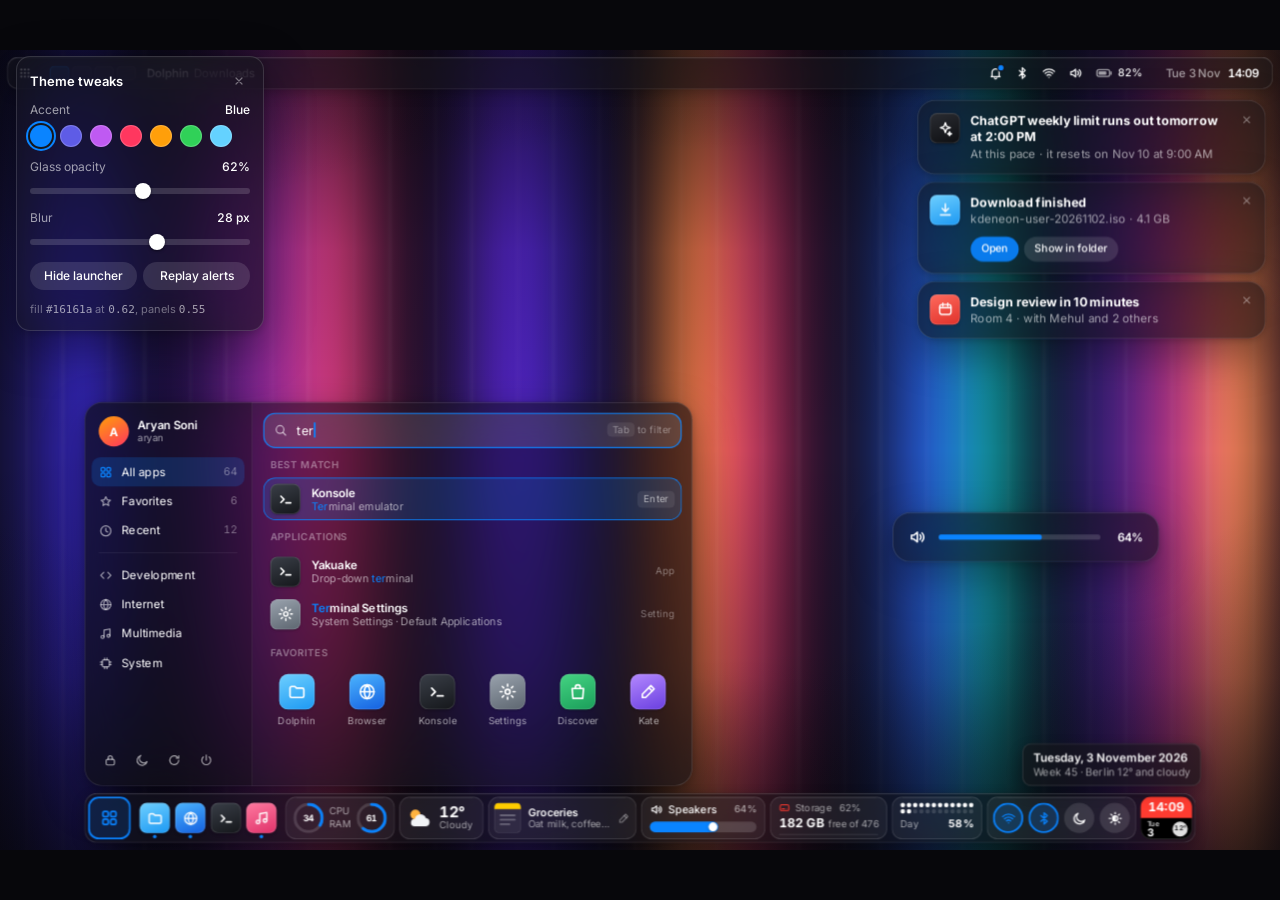
<file: docs/mockups/theme-desktop.html>
<!doctype html>
<html lang="en">
<head>
<meta charset="utf-8">
<meta name="viewport" content="width=device-width, initial-scale=1">
<title>Glass Desktop Theme</title>
<link rel="preconnect" href="https://fonts.googleapis.com">
<link rel="preconnect" href="https://fonts.gstatic.com" crossorigin>
<link href="https://fonts.googleapis.com/css2?family=Inter:wght@400;500;600;700&display=swap" rel="stylesheet">
<style>
/* =====================================================================
   TOKENS. One set for the whole desktop. Every surface below reads only
   these. Port table: docs/mockups/theme-desktop-tokens.md
   ===================================================================== */
:root {
  /* accent (Kirigami highlightColor, colors [Colors:Selection]) */
  --accent: #0A84FF;
  --accent-rgb: 10,132,255;

  /* glass material (dialogs/background.svg, glass-notify) */
  --glass-rgb: 22,22,26;                 /* #16161A */
  --glass-a: .62;                        /* dialogs, notifications, tooltips, OSD */
  --bar-a: calc(var(--glass-a) - .07);   /* panels: dock bar + top panel, .55 */
  --glass: rgba(var(--glass-rgb), var(--glass-a));
  --bar: rgba(var(--glass-rgb), var(--bar-a));
  --well: rgba(0,0,0,.18);               /* recessed area inside a dialog (launcher rail) */
  --blur: 28px;
  --saturate: 160%;
  --frost: blur(var(--blur)) saturate(var(--saturate));

  /* edges */
  --rim: rgba(255,255,255,.14);          /* 1 px border on every glass surface */
  --rim-top: rgba(255,255,255,.08);      /* top-lit highlight line */
  --tile: rgba(255,255,255,.055);        /* dock tile fill (Tile.qml) */
  --tile-hover: rgba(255,255,255,.095);
  --tile-rim: rgba(255,255,255,.13);
  --hairline: rgba(255,255,255,.08);     /* dividers inside dialogs */
  --control: rgba(255,255,255,.12);      /* round buttons, fields */
  --control-hover: rgba(255,255,255,.17);

  /* text (white on dark glass; opacities from STYLE.md) */
  --ink-rgb: 255,255,255;
  --ink: #FFFFFF;
  --ink-2: rgba(255,255,255,.60);        /* subtitles, captions */
  --ink-3: rgba(255,255,255,.40);        /* timestamps, close glyphs */
  --track: rgba(255,255,255,.15);        /* ring + bar tracks */

  /* status (Apple system colors, as in the plasmoid) */
  --red: #FF3B30;
  --green: #30D158;
  --orange: #FF9F0A;
  --yellow: #FFCC00;
  --black-tile: #000000;

  /* radii: 6 / 10 / 12 / 14 / 20 */
  --r-xs: 6px;    /* small chips, progress bars ends use 999 */
  --r-sm: 10px;   /* tooltip, rail rows, app-icon hover */
  --r-md: 12px;   /* dock tile (24% of 48), top panel */
  --r-lg: 14px;   /* dock bar (25% of 56), search field, list rows */
  --r-xl: 20px;   /* dialogs, notifications, OSD */
  --r-pill: 999px;

  /* shadows */
  --shadow-panel: 0 4px 16px rgba(0,0,0,.25);
  --shadow-dialog: 0 16px 48px rgba(0,0,0,.38), 0 2px 8px rgba(0,0,0,.18);
  --shadow-tip: 0 6px 18px rgba(0,0,0,.32);

  /* spacing (Kirigami: smallSpacing 4, largeSpacing 8, gridUnit 18) */
  --s1: 4px;
  --s2: 8px;
  --s3: 12px;
  --s4: 16px;
  --s5: 24px;
  --gu: 18px;

  /* type */
  --font: Inter, "Noto Sans", "Segoe UI", system-ui, sans-serif;
  --t-xs: 11px;     /* section headers (uppercase), tile captions */
  --t-sm: 12px;     /* subtitles in tiles, tooltip body */
  --t-md: 13px;     /* body, notification subtitle, rows */
  --t-lg: 14px;     /* notification + dialog title */
  --t-xl: 17px;     /* tile hero number */
  --w-reg: 400;
  --w-med: 500;
  --w-semi: 600;
  --w-bold: 700;

  /* motion */
  --t-color: 120ms cubic-bezier(.2,.7,.3,1);
  --t-press: 80ms ease-out;
  --t-open: 180ms cubic-bezier(.2,.8,.2,1);
}

/* ===================================================================== */
* { box-sizing: border-box; }
html, body { margin: 0; height: 100%; }
body {
  background: #07070B;
  color: var(--ink);
  font: var(--t-md)/1.4 var(--font);
  -webkit-font-smoothing: antialiased;
  overflow: hidden;
}
button { font: inherit; color: inherit; background: none; border: 0; padding: 0; margin: 0; cursor: pointer; }
button:focus-visible { outline: 2px solid var(--accent); outline-offset: 2px; }
.tnum { font-variant-numeric: tabular-nums; }
.i { width: 18px; height: 18px; display: block; flex: none; }

/* The scene is drawn at 1440 x 900 and scaled to fit the window. */
.viewport { position: fixed; inset: 0; overflow: hidden; }
.screen {
  position: absolute; left: 50%; top: 50%; width: 1440px; height: 900px;
  overflow: hidden; transform-origin: center center;
  transform: translate(-50%, -50%);
  isolation: isolate;
}

/* ---------- wallpaper: soft vertical streaks ---------- */
.wall { position: absolute; inset: -60px; z-index: -1; }
.wall .streaks {
  position: absolute; inset: 0;
  background: linear-gradient(90deg,
    #0B0A14 0%, #15123A 5%, #3A2BC4 10%, #120F2A 14%,
    #26124A 18%, #8A2C9C 23%, #E2457E 28%, #3A1430 32%,
    #160E22 35%, #5B2AD0 41%, #2B1D78 45%, #0D0B1A 49%,
    #F0874A 54%, #C93C6A 58%, #2C1027 62%,
    #10142E 66%, #2E5BD8 71%, #19A5A0 75%, #0C1A26 79%,
    #3B1F7E 84%, #B8367F 89%, #FF9A5A 93%, #2A1222 97%, #0A0910 100%);
  filter: blur(26px) saturate(1.1);
}
.wall .lines {
  position: absolute; inset: 0; opacity: .35; mix-blend-mode: screen;
  background: repeating-linear-gradient(90deg,
    transparent 0 37px, rgba(255,255,255,.22) 38px, transparent 41px,
    transparent 0 89px, rgba(255,200,230,.18) 90px, transparent 92px);
  filter: blur(2px);
}
.wall .shade {
  position: absolute; inset: 0;
  background:
    radial-gradient(120% 70% at 50% 45%, transparent 40%, rgba(5,5,9,.55) 100%),
    linear-gradient(180deg, rgba(6,6,10,.78) 0%, rgba(6,6,10,.15) 28%, rgba(6,6,10,0) 50%, rgba(6,6,10,.25) 75%, rgba(6,6,10,.8) 100%);
}

/* ---------- shared glass surface ---------- */
.glass {
  background: var(--glass);
  -webkit-backdrop-filter: var(--frost);
  backdrop-filter: var(--frost);
  box-shadow: inset 0 0 0 1px var(--rim), var(--shadow-dialog);
  border-radius: var(--r-xl);
}

/* ---------- top panel (widgets/panel-background.svg) ---------- */
.toppanel {
  position: absolute; left: var(--s2); right: var(--s2); top: var(--s2); height: 36px;
  display: flex; align-items: center; gap: var(--s3); padding: 0 var(--s2) 0 var(--s1);
  background: var(--bar);
  -webkit-backdrop-filter: var(--frost); backdrop-filter: var(--frost);
  border-radius: var(--r-md);
  box-shadow: inset 0 0 0 1px var(--rim), inset 0 1px 0 var(--rim-top), var(--shadow-panel);
  font-size: var(--t-md);
}
.tp-btn {
  height: 28px; min-width: 28px; padding: 0 var(--s2); border-radius: var(--r-sm);
  display: inline-flex; align-items: center; justify-content: center; gap: 6px;
  transition: background-color var(--t-color);
}
.tp-btn:hover { background: var(--tile-hover); }
.tp-btn .i { width: 16px; height: 16px; }
.pager { display: flex; gap: 3px; }
.pager span {
  width: 22px; height: 16px; border-radius: 5px; background: var(--tile); box-shadow: inset 0 0 0 1px var(--tile-rim);
}
.pager span.on { background: rgba(var(--accent-rgb), .28); box-shadow: inset 0 0 0 1px rgba(var(--accent-rgb), .9); }
.wtitle { font-weight: var(--w-semi); }
.wtitle small { font-weight: var(--w-reg); color: var(--ink-2); font-size: var(--t-md); margin-left: 6px; }
.tp-spacer { flex: 1; }
.tray { display: flex; align-items: center; gap: 2px; }
.tray .tp-btn { padding: 0 6px; }
.tray .bell { position: relative; }
.tray .bell::after {
  content: ""; position: absolute; top: 5px; right: 5px; width: 6px; height: 6px; border-radius: 50%;
  background: var(--accent); box-shadow: 0 0 0 1.5px rgba(var(--glass-rgb), 1);
}
.batt { display: inline-flex; align-items: center; gap: 5px; font-size: var(--t-sm); color: var(--ink-2); }
.batt b { font-weight: var(--w-med); color: var(--ink); }
.tp-clock { font-weight: var(--w-semi); padding: 0 var(--s2); }
.tp-clock span { color: var(--ink-2); font-weight: var(--w-med); margin-right: 8px; }

/* ---------- dock (Dockyard plasmoid) ---------- */
.dockwrap { position: absolute; left: 50%; bottom: var(--s2); transform: translateX(-50%); }
.dock {
  height: 56px; padding: var(--s1); border-radius: var(--r-lg);
  display: flex; align-items: center; gap: 5px; white-space: nowrap;
  background: var(--bar);
  -webkit-backdrop-filter: var(--frost); backdrop-filter: var(--frost);
  box-shadow: inset 0 0 0 1px var(--rim), inset 0 1px 0 var(--rim-top), var(--shadow-panel);
}
.tile {
  position: relative; height: 48px; border-radius: var(--r-md); padding: 7px;
  display: flex; align-items: center; gap: var(--s2);
  background: var(--tile); box-shadow: inset 0 0 0 1px var(--tile-rim);
  transition: background-color var(--t-color), transform var(--t-press);
}
.tile::before {
  content: ""; position: absolute; left: var(--r-md); right: var(--r-md); top: 1px; height: 1px; background: var(--rim-top); pointer-events: none;
}
.tile:hover { background: var(--tile-hover); }
.tile:active { transform: scale(.97); }
.cap { font-size: var(--t-xs); color: var(--ink-2); line-height: 1.25; }
.lbl { font-size: var(--t-sm); font-weight: var(--w-semi); line-height: 1.25; }
.hero { font-size: var(--t-xl); font-weight: var(--w-bold); line-height: 1.1; letter-spacing: -.01em; }
.col { display: flex; flex-direction: column; justify-content: center; min-width: 0; }

/* start: active while the launcher is open */
.t-start { width: 48px; justify-content: center; padding: 0; }
.t-start.open { background: rgba(var(--accent-rgb), .14); box-shadow: inset 0 0 0 2px var(--accent); }
.t-start .i { width: 22px; height: 22px; color: var(--accent); }

/* apps: loose icons, no tile */
.apps { display: flex; gap: var(--s1); padding: 0 var(--s1); height: 48px; align-items: center; }
.app { position: relative; width: 36px; height: 48px; display: grid; place-items: center; border-radius: var(--r-sm); }
.app:hover { background: rgba(255,255,255,.08); }
.app .dot { position: absolute; left: 50%; bottom: 1px; width: 4px; height: 4px; margin-left: -2px; border-radius: 2px; background: var(--accent); }
.ai {
  width: 34px; height: 34px; border-radius: 8px; display: grid; place-items: center; color: #fff;
  box-shadow: inset 0 0 0 1px rgba(255,255,255,.14), 0 1px 2px rgba(0,0,0,.3);
}
.ai .i { width: 19px; height: 19px; }
.ai.lg { width: 40px; height: 40px; border-radius: 10px; }
.ai.lg .i { width: 22px; height: 22px; }
.ai.sm { width: 28px; height: 28px; border-radius: 7px; }
.ai.sm .i { width: 16px; height: 16px; }
.a-browser { background: linear-gradient(160deg, #4CB5FF, #1460E0); }
.a-files   { background: linear-gradient(160deg, #6FD0FF, #1D99F3); }
.a-term    { background: linear-gradient(160deg, #3A3F48, #15171B); }
.a-set     { background: linear-gradient(160deg, #9AA3AE, #5D6670); }
.a-shop    { background: linear-gradient(160deg, #45D483, #1A9E5A); }
.a-edit    { background: linear-gradient(160deg, #B489FF, #6A3FE0); }
.a-cal     { background: linear-gradient(160deg, #FF6B5E, #E0322B); }
.a-gpt     { background: linear-gradient(160deg, #2B2D33, #0E0F12); }
.a-music   { background: linear-gradient(160deg, #FF7AA0, #E0336B); }

/* rings (RingGauge.qml): track 15%, accent arc from 12 o'clock */
.ring { position: relative; width: 34px; height: 34px; }
.ring svg { position: absolute; inset: 0; transform: rotate(-90deg); }
.ring .v { position: absolute; inset: 0; display: grid; place-items: center; font-size: 10px; font-weight: var(--w-bold); }
.ring circle { fill: none; stroke-width: 3.4; }
.ring .tr { stroke: var(--track); }
.ring .arc { stroke: var(--accent); stroke-linecap: round; transition: stroke var(--t-color); }
.t-stats { gap: 6px; padding: 7px 9px; }
.t-stats .pair { display: flex; align-items: center; gap: 6px; }

/* weather */
.wx { width: 30px; height: 30px; flex: none; }
.t-weather { padding-right: 12px; }

/* notes */
.note-ic {
  width: 30px; height: 34px; border-radius: 5px; flex: none; overflow: hidden; position: relative;
  background: rgba(255,255,255,.06); box-shadow: inset 0 0 0 1px rgba(255,255,255,.1);
}
.note-ic::before { content: ""; position: absolute; left: 0; right: 0; top: 0; height: 7px; background: var(--yellow); }
.note-ic i { position: absolute; left: 6px; right: 6px; height: 2px; border-radius: 1px; background: rgba(255,255,255,.28); }
.t-notes .col { width: 92px; }
.t-notes .cap { white-space: nowrap; overflow: hidden; text-overflow: ellipsis; }
.t-notes .edit { width: 15px; height: 15px; color: var(--ink-3); }

/* volume tile */
.t-vol { width: 140px; flex-direction: column; align-items: stretch; gap: 6px; padding: 7px 10px; }
.t-vol .top { display: flex; align-items: center; gap: 6px; }
.t-vol .top .i { width: 15px; height: 15px; }
.t-vol .top .lbl { flex: 1; font-weight: var(--w-med); }
.t-vol .top .cap { font-weight: var(--w-med); }
.slider { position: relative; height: 12px; border-radius: var(--r-pill); background: var(--track); }
.slider .fill { position: absolute; left: 0; top: 0; bottom: 0; border-radius: var(--r-pill); background: var(--accent); transition: background-color var(--t-color); }
.slider .knob { position: absolute; top: 1px; width: 10px; height: 10px; border-radius: 50%; background: #fff; box-shadow: 0 1px 2px rgba(0,0,0,.4); }

/* storage */
.t-storage { width: 132px; flex-direction: column; align-items: stretch; gap: 3px; padding: 6px 10px; }
.t-storage .row1 { display: flex; align-items: center; gap: 5px; }
.t-storage .row1 .i { width: 13px; height: 13px; color: var(--red); }
.t-storage .row1 .cap { flex: 1; }
.t-storage .row2 { display: flex; align-items: baseline; gap: 5px; }
.t-storage .row2 b { font-size: var(--t-lg); font-weight: var(--w-bold); line-height: 1; }
.bar { height: 3px; border-radius: 2px; background: var(--track); overflow: hidden; }
.bar > i { display: block; height: 100%; border-radius: 2px; }

/* progress (day dots) */
.t-prog { flex-direction: column; align-items: stretch; gap: 3px; padding: 7px 10px; }
.dots { display: grid; grid-template-columns: repeat(12, 5px); gap: 2px; }
.dots i { width: 5px; height: 5px; border-radius: 50%; background: var(--track); }
.dots i.f { background: var(--ink); }
.t-prog .foot { display: flex; justify-content: space-between; align-items: baseline; }
.t-prog .foot b { font-size: var(--t-sm); font-weight: var(--w-bold); }

/* quick toggles */
.t-toggles { gap: 6px; }
.rb {
  width: 34px; height: 34px; border-radius: 50%; display: grid; place-items: center;
  background: var(--control); color: var(--ink);
  transition: background-color var(--t-color), box-shadow var(--t-color), color var(--t-color), transform var(--t-press);
}
.rb:hover { background: var(--control-hover); }
.rb:active { transform: scale(.94); }
.rb .i { width: 17px; height: 17px; }
.rb.on { background: rgba(var(--accent-rgb), .2); box-shadow: inset 0 0 0 2px var(--accent); color: var(--accent); }

/* clock: fixed red over black */
.t-clock { width: 58px; padding: 0; overflow: hidden; display: block; background: var(--black-tile); box-shadow: inset 0 0 0 1px rgba(255,255,255,.14); }
.t-clock::before { display: none; }
.t-clock:hover { background: var(--black-tile); }
.t-clock .band { height: 24px; background: var(--red); display: grid; place-items: center; font-size: 14px; font-weight: var(--w-bold); }
.t-clock .low { height: 24px; display: flex; align-items: center; justify-content: space-between; padding: 0 5px 0 7px; }
.t-clock .day { line-height: 1; }
.t-clock .day small { display: block; font-size: 8px; font-weight: var(--w-semi); opacity: .8; }
.t-clock .day b { font-size: 12px; font-weight: var(--w-bold); }
.t-clock .wc { width: 17px; height: 17px; border-radius: 50%; background: rgba(255,255,255,.88); color: #1C1C1E; display: grid; place-items: center; font-size: 7.5px; font-weight: var(--w-semi); }

/* ---------- launcher (dialogs/background.svg) ---------- */
.launcher {
  position: absolute; left: 0; bottom: calc(100% + var(--s2));
  width: 684px; height: 432px; display: flex; overflow: hidden;
  transform-origin: bottom left;
  transition: opacity var(--t-open), transform var(--t-open);
}
.launcher.closed { opacity: 0; transform: translateY(6px) scale(.98); pointer-events: none; }
.rail { width: 189px; flex: none; background: var(--well); border-right: 1px solid var(--hairline); display: flex; flex-direction: column; padding: var(--s3) var(--s2); }
.who { display: flex; align-items: center; gap: 10px; padding: var(--s1) var(--s2) var(--s3); }
.avatar { width: 34px; height: 34px; border-radius: 50%; background: linear-gradient(150deg, #FF9F0A, #FF375F); display: grid; place-items: center; font-weight: var(--w-bold); font-size: var(--t-md); }
.who .lbl { font-size: var(--t-md); }
.navrow {
  display: flex; align-items: center; gap: 10px; height: 33px; padding: 0 var(--s2); border-radius: var(--r-sm);
  font-size: var(--t-md); color: var(--ink); transition: background-color var(--t-color);
}
.navrow:hover { background: var(--tile-hover); }
.navrow .i { width: 16px; height: 16px; color: var(--ink-2); }
.navrow .n { margin-left: auto; font-size: var(--t-sm); color: var(--ink-3); }
.navrow.cur { background: rgba(var(--accent-rgb), .2); }
.navrow.cur .i { color: var(--accent); }
.rail .sep { height: 1px; background: var(--hairline); margin: var(--s2) var(--s2); }
.power { margin-top: auto; display: flex; gap: 2px; padding: 0 var(--s1); }
.power button { width: 34px; height: 34px; border-radius: var(--r-sm); display: grid; place-items: center; color: var(--ink-2); transition: background-color var(--t-color), color var(--t-color); }
.power button:hover { background: var(--tile-hover); color: var(--ink); }
.power button.danger:hover { color: var(--red); }
.power .i { width: 16px; height: 16px; }

.lmain { flex: 1; min-width: 0; display: flex; flex-direction: column; padding: var(--s3) var(--s3) var(--s2); }
.search {
  height: 40px; border-radius: var(--r-lg); background: var(--control); display: flex; align-items: center; gap: 10px; padding: 0 var(--s3);
  box-shadow: inset 0 0 0 1.5px rgba(var(--accent-rgb), .9);
}
.search .i { width: 16px; height: 16px; color: var(--ink-2); }
.search .q { font-size: var(--t-lg); }
.search .caret { display: inline-block; width: 1.5px; height: 17px; background: var(--accent); margin-left: 1px; vertical-align: -3px; animation: blink 1.1s steps(1) infinite; }
@keyframes blink { 50% { opacity: 0; } }
.search .hint { margin-left: auto; font-size: var(--t-xs); color: var(--ink-3); }
.search kbd { font: inherit; padding: 1px 6px; border-radius: 5px; background: rgba(255,255,255,.08); }
.sec { font-size: var(--t-xs); font-weight: var(--w-semi); letter-spacing: .06em; text-transform: uppercase; color: var(--ink-3); padding: var(--s3) var(--s2) 6px; }
.res {
  display: flex; align-items: center; gap: var(--s3); height: 48px; padding: 0 var(--s2); border-radius: var(--r-lg);
  transition: background-color var(--t-color);
}
.res:hover { background: var(--tile-hover); }
.res.sel { background: rgba(var(--accent-rgb), .18); box-shadow: inset 0 0 0 1px rgba(var(--accent-rgb), .85); }
.res .col { flex: 1; }
.res .lbl { font-size: var(--t-md); }
.res .cap { font-size: var(--t-sm); }
.res .kind { font-size: var(--t-xs); color: var(--ink-3); }
.res .enter { font-size: var(--t-xs); color: var(--ink-2); padding: 2px 7px; border-radius: 5px; background: rgba(255,255,255,.08); }
.res mark { background: none; color: var(--accent); font-weight: inherit; }
.fav { display: grid; grid-template-columns: repeat(6, 1fr); gap: var(--s1); }
.fav button { display: flex; flex-direction: column; align-items: center; gap: 6px; padding: 10px 0 8px; border-radius: var(--r-lg); font-size: var(--t-xs); color: var(--ink-2); transition: background-color var(--t-color); }
.fav button:hover { background: var(--tile-hover); color: var(--ink); }

/* ---------- notifications (glass-notify) ---------- */
.notes { position: absolute; right: var(--s4); top: 56px; width: 392px; display: flex; flex-direction: column; gap: var(--s2); }
.notif {
  position: relative; display: flex; gap: var(--s3); padding: 14px 44px 14px 14px;
  transition: opacity var(--t-open), transform var(--t-open);
}
.notif.gone { opacity: 0; transform: translateX(16px); pointer-events: none; }
.notif .ai { flex: none; margin-top: 1px; }
.notif .body { min-width: 0; }
.notif .meta { font-size: var(--t-xs); color: var(--ink-3); margin-bottom: 3px; display: flex; gap: 6px; }
.notif .title { font-size: var(--t-lg); font-weight: var(--w-bold); line-height: 1.3; }
.notif .sub { font-size: var(--t-md); color: var(--ink-2); line-height: 1.35; margin-top: 2px; }
.notif .x {
  position: absolute; top: 10px; right: 10px; width: 24px; height: 24px; border-radius: 50%;
  display: grid; place-items: center; color: var(--ink-3);
  transition: background-color var(--t-color), color var(--t-color);
}
.notif .x:hover { background: var(--control); color: var(--ink); }
.notif .x .i { width: 13px; height: 13px; }
.acts { display: flex; gap: 6px; margin-top: 10px; }
.pill {
  height: 28px; padding: 0 12px; border-radius: var(--r-pill); background: var(--control); font-size: var(--t-sm); font-weight: var(--w-med);
  display: inline-flex; align-items: center; transition: background-color var(--t-color), transform var(--t-press);
}
.pill:hover { background: var(--control-hover); }
.pill:active { transform: scale(.97); }
.pill.primary { background: rgba(var(--accent-rgb), .9); }
.pill.primary:hover { background: var(--accent); }
.notif .bar { margin-top: 10px; height: 4px; }
.notif .bar > i { background: var(--accent); }

/* ---------- OSD ---------- */
.osd {
  position: absolute; left: 1004px; top: 520px; width: 300px; height: 56px; padding: 0 18px;
  display: flex; align-items: center; gap: 14px;
}
.osd .i { width: 20px; height: 20px; color: var(--ink); }
.osd .slider { flex: 1; height: 6px; }
.osd .v { width: 34px; text-align: right; font-weight: var(--w-semi); font-size: var(--t-md); }

/* ---------- tooltip (widgets/tooltip.svg) ---------- */
.tipwrap { position: relative; }
.tooltip {
  position: absolute; bottom: calc(100% + 12px); right: -10px; white-space: nowrap;
  padding: 8px 12px; border-radius: var(--r-sm); box-shadow: inset 0 0 0 1px var(--rim), var(--shadow-tip);
  pointer-events: none;
}
.tooltip .lbl { font-size: var(--t-md); }
.tooltip .cap { font-size: var(--t-sm); margin-top: 1px; }

/* ---------- tweaks (mockup chrome, not part of the theme) ---------- */
.tweaks {
  position: fixed; left: 16px; top: 56px; width: 248px; padding: 14px; z-index: 10;
  border-radius: var(--r-lg);
  font-size: var(--t-sm);
}
.tweaks h2 { margin: 0; font-size: var(--t-md); font-weight: var(--w-semi); display: flex; align-items: center; justify-content: space-between; }
.tweaks h2 button { width: 22px; height: 22px; border-radius: 50%; display: grid; place-items: center; color: var(--ink-3); }
.tweaks h2 button:hover { background: var(--control); color: var(--ink); }
.tweaks h2 .i { width: 12px; height: 12px; }
.tweaks.min .tw-body { display: none; }
.tw-body { margin-top: 10px; display: flex; flex-direction: column; gap: 12px; }
.tw-label { display: flex; justify-content: space-between; color: var(--ink-2); margin-bottom: 6px; }
.tw-label b { color: var(--ink); font-weight: var(--w-med); }
.sw { display: flex; gap: 8px; }
.sw button { width: 22px; height: 22px; border-radius: 50%; background: var(--c); box-shadow: inset 0 0 0 1px rgba(255,255,255,.2); transition: transform var(--t-press); }
.sw button[aria-pressed="true"] { box-shadow: 0 0 0 2px rgba(var(--glass-rgb),1), 0 0 0 4px var(--c); }
.sw button:active { transform: scale(.92); }
input[type=range] { -webkit-appearance: none; appearance: none; width: 100%; height: 6px; border-radius: 3px; background: var(--track); outline: none; margin: 4px 0; }
input[type=range]::-webkit-slider-thumb { -webkit-appearance: none; width: 16px; height: 16px; border-radius: 50%; background: #fff; box-shadow: 0 1px 3px rgba(0,0,0,.5); cursor: pointer; }
input[type=range]::-moz-range-thumb { width: 16px; height: 16px; border: 0; border-radius: 50%; background: #fff; box-shadow: 0 1px 3px rgba(0,0,0,.5); cursor: pointer; }
input[type=range]::-moz-range-progress { background: var(--accent); height: 6px; border-radius: 3px; }
.tw-row { display: flex; gap: 6px; }
.tw-row .pill { flex: 1; justify-content: center; }
.tw-note { color: var(--ink-3); font-size: var(--t-xs); line-height: 1.4; }
.tw-note code { color: var(--ink-2); }
</style>
</head>
<body>

<!-- icon sprite: 24 px grid, 2.1 stroke, round caps (matches package/contents/icons) -->
<svg width="0" height="0" style="position:absolute" aria-hidden="true">
  <defs>
    <symbol id="grid" viewBox="0 0 24 24" fill="none" stroke="currentColor" stroke-width="2.1" stroke-linecap="round" stroke-linejoin="round"><rect x="4" y="4" width="6.5" height="6.5" rx="1.8"/><rect x="13.5" y="4" width="6.5" height="6.5" rx="1.8"/><rect x="4" y="13.5" width="6.5" height="6.5" rx="1.8"/><rect x="13.5" y="13.5" width="6.5" height="6.5" rx="1.8"/></symbol>
    <symbol id="wifi" viewBox="0 0 24 24" fill="none" stroke="currentColor" stroke-width="2.1" stroke-linecap="round" stroke-linejoin="round"><path d="M2.5 9.2a13.5 13.5 0 0 1 19 0"/><path d="M5.6 12.6a9 9 0 0 1 12.8 0"/><path d="M8.7 16a4.6 4.6 0 0 1 6.6 0"/><circle cx="12" cy="19.2" r="1.1" fill="currentColor" stroke="none"/></symbol>
    <symbol id="bt" viewBox="0 0 24 24" fill="none" stroke="currentColor" stroke-width="2.1" stroke-linecap="round" stroke-linejoin="round"><path d="M7 7.5l10 9-5 4.5V3l5 4.5-10 9"/></symbol>
    <symbol id="moon" viewBox="0 0 24 24" fill="none" stroke="currentColor" stroke-width="2.1" stroke-linecap="round" stroke-linejoin="round"><path d="M20 14.5A8.5 8.5 0 1 1 9.5 4a7 7 0 0 0 10.5 10.5z"/></symbol>
    <symbol id="night" viewBox="0 0 24 24" fill="none" stroke="currentColor" stroke-width="2.1" stroke-linecap="round" stroke-linejoin="round"><circle cx="12" cy="12" r="4"/><path d="M12 8a4 4 0 0 0 0 8z" fill="currentColor"/><path d="M12 2.5v2M12 19.5v2M2.5 12h2M19.5 12h2M5.3 5.3l1.4 1.4M17.3 17.3l1.4 1.4M5.3 18.7l1.4-1.4M17.3 6.7l1.4-1.4"/></symbol>
    <symbol id="speaker" viewBox="0 0 24 24" fill="none" stroke="currentColor" stroke-width="2.1" stroke-linecap="round" stroke-linejoin="round"><path d="M4 9.5h3l5-4v13l-5-4H4z"/><path d="M15.5 9a4 4 0 0 1 0 6"/><path d="M18.2 6.4a7.5 7.5 0 0 1 0 11.2"/></symbol>
    <symbol id="bell" viewBox="0 0 24 24" fill="none" stroke="currentColor" stroke-width="2.1" stroke-linecap="round" stroke-linejoin="round"><path d="M6 16.5V11a6 6 0 0 1 12 0v5.5l1.5 1.5h-15z"/><path d="M10 20.5a2.2 2.2 0 0 0 4 0"/></symbol>
    <symbol id="x" viewBox="0 0 24 24" fill="none" stroke="currentColor" stroke-width="2.4" stroke-linecap="round"><path d="M6 6l12 12M18 6L6 18"/></symbol>
    <symbol id="search" viewBox="0 0 24 24" fill="none" stroke="currentColor" stroke-width="2.1" stroke-linecap="round"><circle cx="10.5" cy="10.5" r="6.5"/><path d="M15.5 15.5L20 20"/></symbol>
    <symbol id="drive" viewBox="0 0 24 24" fill="none" stroke="currentColor" stroke-width="2.1" stroke-linecap="round" stroke-linejoin="round"><rect x="3" y="6" width="18" height="12" rx="3"/><path d="M7 14h5"/><circle cx="16.5" cy="14" r=".9" fill="currentColor" stroke="none"/></symbol>
    <symbol id="globe" viewBox="0 0 24 24" fill="none" stroke="currentColor" stroke-width="1.9" stroke-linecap="round" stroke-linejoin="round"><circle cx="12" cy="12" r="8.5"/><path d="M3.5 12h17M12 3.5c2.6 2.6 3.6 5.4 3.6 8.5s-1 5.9-3.6 8.5c-2.6-2.6-3.6-5.4-3.6-8.5s1-5.9 3.6-8.5z"/></symbol>
    <symbol id="folder" viewBox="0 0 24 24" fill="none" stroke="currentColor" stroke-width="2" stroke-linecap="round" stroke-linejoin="round"><path d="M3.5 7.5a2 2 0 0 1 2-2h4l2 2h7a2 2 0 0 1 2 2v7.5a2 2 0 0 1-2 2h-13a2 2 0 0 1-2-2z"/></symbol>
    <symbol id="term" viewBox="0 0 24 24" fill="none" stroke="currentColor" stroke-width="2.2" stroke-linecap="round" stroke-linejoin="round"><path d="M5 7.5l4.5 4.5L5 16.5M12 17h7"/></symbol>
    <symbol id="gear" viewBox="0 0 24 24" fill="none" stroke="currentColor" stroke-width="2" stroke-linecap="round" stroke-linejoin="round"><circle cx="12" cy="12" r="3"/><path d="M12 2.8v2.4M12 18.8v2.4M2.8 12h2.4M18.8 12h2.4M5.5 5.5l1.7 1.7M16.8 16.8l1.7 1.7M5.5 18.5l1.7-1.7M16.8 7.2l1.7-1.7"/></symbol>
    <symbol id="bag" viewBox="0 0 24 24" fill="none" stroke="currentColor" stroke-width="2" stroke-linecap="round" stroke-linejoin="round"><path d="M5 8h14l-1 12H6z"/><path d="M9 8V6.5a3 3 0 0 1 6 0V8"/></symbol>
    <symbol id="pen" viewBox="0 0 24 24" fill="none" stroke="currentColor" stroke-width="2" stroke-linecap="round" stroke-linejoin="round"><path d="M15.5 4.5l4 4L9 19H5v-4z"/><path d="M13 7l4 4"/></symbol>
    <symbol id="cal" viewBox="0 0 24 24" fill="none" stroke="currentColor" stroke-width="2" stroke-linecap="round" stroke-linejoin="round"><rect x="4" y="5.5" width="16" height="14" rx="3"/><path d="M4 10h16M8.5 3.5v4M15.5 3.5v4"/></symbol>
    <symbol id="spark" viewBox="0 0 24 24" fill="none" stroke="currentColor" stroke-width="2" stroke-linecap="round" stroke-linejoin="round"><path d="M12 3.5l1.8 5.2 5.2 1.8-5.2 1.8L12 17.5l-1.8-5.2L5 10.5l5.2-1.8z"/><path d="M18 16.5l.7 2 2 .7-2 .7-.7 2-.7-2-2-.7 2-.7z"/></symbol>
    <symbol id="music" viewBox="0 0 24 24" fill="none" stroke="currentColor" stroke-width="2" stroke-linecap="round" stroke-linejoin="round"><path d="M9 17V5.5l10-2V15"/><circle cx="6.5" cy="17" r="2.5"/><circle cx="16.5" cy="15" r="2.5"/></symbol>
    <symbol id="star" viewBox="0 0 24 24" fill="none" stroke="currentColor" stroke-width="2" stroke-linecap="round" stroke-linejoin="round"><path d="M12 4l2.4 5 5.4.7-4 3.7 1 5.3L12 16.2 7.2 18.7l1-5.3-4-3.7 5.4-.7z"/></symbol>
    <symbol id="clock" viewBox="0 0 24 24" fill="none" stroke="currentColor" stroke-width="2" stroke-linecap="round" stroke-linejoin="round"><circle cx="12" cy="12" r="8.5"/><path d="M12 7.5V12l3 2"/></symbol>
    <symbol id="code" viewBox="0 0 24 24" fill="none" stroke="currentColor" stroke-width="2" stroke-linecap="round" stroke-linejoin="round"><path d="M8.5 7L3.5 12l5 5M15.5 7l5 5-5 5"/></symbol>
    <symbol id="cpu" viewBox="0 0 24 24" fill="none" stroke="currentColor" stroke-width="2" stroke-linecap="round" stroke-linejoin="round"><rect x="6" y="6" width="12" height="12" rx="2.5"/><path d="M10 3v3M14 3v3M10 18v3M14 18v3M3 10h3M3 14h3M18 10h3M18 14h3"/></symbol>
    <symbol id="lock" viewBox="0 0 24 24" fill="none" stroke="currentColor" stroke-width="2" stroke-linecap="round" stroke-linejoin="round"><rect x="5" y="10.5" width="14" height="9.5" rx="2.5"/><path d="M8.5 10.5V8a3.5 3.5 0 0 1 7 0v2.5"/></symbol>
    <symbol id="restart" viewBox="0 0 24 24" fill="none" stroke="currentColor" stroke-width="2" stroke-linecap="round" stroke-linejoin="round"><path d="M19.5 12a7.5 7.5 0 1 1-2.2-5.3"/><path d="M19.5 4.5v4h-4"/></symbol>
    <symbol id="power" viewBox="0 0 24 24" fill="none" stroke="currentColor" stroke-width="2" stroke-linecap="round" stroke-linejoin="round"><path d="M12 3.5V12"/><path d="M7 6.5a7.5 7.5 0 1 0 10 0"/></symbol>
    <symbol id="download" viewBox="0 0 24 24" fill="none" stroke="currentColor" stroke-width="2" stroke-linecap="round" stroke-linejoin="round"><path d="M12 4v11M7.5 10.5L12 15l4.5-4.5M5 19.5h14"/></symbol>
    <symbol id="apps" viewBox="0 0 24 24" fill="currentColor"><circle cx="6" cy="6" r="1.8"/><circle cx="12" cy="6" r="1.8"/><circle cx="18" cy="6" r="1.8"/><circle cx="6" cy="12" r="1.8"/><circle cx="12" cy="12" r="1.8"/><circle cx="18" cy="12" r="1.8"/><circle cx="6" cy="18" r="1.8"/><circle cx="12" cy="18" r="1.8"/><circle cx="18" cy="18" r="1.8"/></symbol>
    <symbol id="battery" viewBox="0 0 24 24" fill="none" stroke="currentColor" stroke-width="1.8" stroke-linecap="round" stroke-linejoin="round"><rect x="2.5" y="7.5" width="17" height="9" rx="2.5"/><path d="M21.5 10.5v3"/><rect x="4.6" y="9.6" width="10.6" height="4.8" rx="1" fill="currentColor" stroke="none"/></symbol>
    <!-- full-colour weather glyph (Breeze-style) -->
    <symbol id="wx" viewBox="0 0 32 32"><circle cx="12" cy="12" r="6" fill="#FFB340"/><path d="M11 26h13a5 5 0 0 0 .6-9.96A7 7 0 0 0 11.3 17 4.5 4.5 0 0 0 11 26z" fill="#F2F4F7"/></symbol>
  </defs>
</svg>

<div class="viewport">
<div class="screen" id="screen">

  <div class="wall" aria-hidden="true"><div class="streaks"></div><div class="lines"></div><div class="shade"></div></div>

  <!-- top panel -->
  <header class="toppanel">
    <button class="tp-btn" aria-label="Application menu"><svg class="i"><use href="#apps"/></svg></button>
    <div class="pager" aria-label="Virtual desktops"><span class="on"></span><span></span><span></span><span></span></div>
    <div class="wtitle">Dolphin<small>Downloads</small></div>
    <div class="tp-spacer"></div>
    <div class="tray">
      <button class="tp-btn bell" aria-label="Notifications"><svg class="i"><use href="#bell"/></svg></button>
      <button class="tp-btn" aria-label="Bluetooth"><svg class="i"><use href="#bt"/></svg></button>
      <button class="tp-btn" aria-label="Wi-Fi"><svg class="i"><use href="#wifi"/></svg></button>
      <button class="tp-btn" aria-label="Volume"><svg class="i"><use href="#speaker"/></svg></button>
      <button class="tp-btn batt" aria-label="Battery"><svg class="i" style="width:20px;height:20px"><use href="#battery"/></svg><b class="tnum">82%</b></button>
    </div>
    <div class="tp-clock tnum"><span>Tue 3 Nov</span>14:09</div>
  </header>

  <!-- notifications, newest first -->
  <section class="notes" id="notes" aria-label="Notifications">
    <article class="notif glass">
      <div class="ai a-gpt"><svg class="i"><use href="#spark"/></svg></div>
      <div class="body">
        <div class="title">ChatGPT weekly limit runs out tomorrow at 2:00 PM</div>
        <div class="sub">At this pace · it resets on Nov 10 at 9:00 AM</div>
      </div>
      <button class="x" aria-label="Close"><svg class="i"><use href="#x"/></svg></button>
    </article>
    <article class="notif glass">
      <div class="ai a-files"><svg class="i"><use href="#download"/></svg></div>
      <div class="body" style="flex:1">
        <div class="title">Download finished</div>
        <div class="sub">kdeneon-user-20261102.iso · 4.1 GB</div>
        <div class="acts"><button class="pill primary">Open</button><button class="pill">Show in folder</button></div>
      </div>
      <button class="x" aria-label="Close"><svg class="i"><use href="#x"/></svg></button>
    </article>
    <article class="notif glass">
      <div class="ai a-cal"><svg class="i"><use href="#cal"/></svg></div>
      <div class="body">
        <div class="title">Design review in 10 minutes</div>
        <div class="sub">Room 4 · with Mehul and 2 others</div>
      </div>
      <button class="x" aria-label="Close"><svg class="i"><use href="#x"/></svg></button>
    </article>
  </section>

  <!-- volume OSD -->
  <div class="osd glass" role="status" aria-label="Volume 64%">
    <svg class="i"><use href="#speaker"/></svg>
    <div class="slider"><div class="fill" style="width:64%"></div></div>
    <div class="v tnum">64%</div>
  </div>

  <!-- dock -->
  <div class="dockwrap">

    <!-- launcher popup, anchored to the Start tile -->
    <div class="launcher glass" id="launcher">
      <aside class="rail">
        <div class="who">
          <div class="avatar">A</div>
          <div class="col"><div class="lbl">Aryan Soni</div><div class="cap">aryan</div></div>
        </div>
        <button class="navrow cur"><svg class="i"><use href="#grid"/></svg>All apps<span class="n tnum">64</span></button>
        <button class="navrow"><svg class="i"><use href="#star"/></svg>Favorites<span class="n tnum">6</span></button>
        <button class="navrow"><svg class="i"><use href="#clock"/></svg>Recent<span class="n tnum">12</span></button>
        <div class="sep"></div>
        <button class="navrow"><svg class="i"><use href="#code"/></svg>Development</button>
        <button class="navrow"><svg class="i"><use href="#globe"/></svg>Internet</button>
        <button class="navrow"><svg class="i"><use href="#music"/></svg>Multimedia</button>
        <button class="navrow"><svg class="i"><use href="#cpu"/></svg>System</button>
        <div class="power">
          <button aria-label="Lock"><svg class="i"><use href="#lock"/></svg></button>
          <button aria-label="Sleep"><svg class="i"><use href="#moon"/></svg></button>
          <button aria-label="Restart"><svg class="i"><use href="#restart"/></svg></button>
          <button class="danger" aria-label="Shut down"><svg class="i"><use href="#power"/></svg></button>
        </div>
      </aside>
      <div class="lmain">
        <div class="search">
          <svg class="i"><use href="#search"/></svg>
          <span class="q">ter<span class="caret"></span></span>
          <span class="hint"><kbd>Tab</kbd> to filter</span>
        </div>
        <div class="sec">Best match</div>
        <div class="res sel">
          <div class="ai a-term"><svg class="i"><use href="#term"/></svg></div>
          <div class="col"><div class="lbl">Konsole</div><div class="cap"><mark>Ter</mark>minal emulator</div></div>
          <span class="enter">Enter</span>
        </div>
        <div class="sec">Applications</div>
        <div class="res">
          <div class="ai a-term"><svg class="i"><use href="#term"/></svg></div>
          <div class="col"><div class="lbl">Yakuake</div><div class="cap">Drop-down <mark>ter</mark>minal</div></div>
          <span class="kind">App</span>
        </div>
        <div class="res">
          <div class="ai a-set"><svg class="i"><use href="#gear"/></svg></div>
          <div class="col"><div class="lbl"><mark>Ter</mark>minal Settings</div><div class="cap">System Settings · Default Applications</div></div>
          <span class="kind">Setting</span>
        </div>
        <div class="sec">Favorites</div>
        <div class="fav">
          <button><div class="ai lg a-files"><svg class="i"><use href="#folder"/></svg></div>Dolphin</button>
          <button><div class="ai lg a-browser"><svg class="i"><use href="#globe"/></svg></div>Browser</button>
          <button><div class="ai lg a-term"><svg class="i"><use href="#term"/></svg></div>Konsole</button>
          <button><div class="ai lg a-set"><svg class="i"><use href="#gear"/></svg></div>Settings</button>
          <button><div class="ai lg a-shop"><svg class="i"><use href="#bag"/></svg></div>Discover</button>
          <button><div class="ai lg a-edit"><svg class="i"><use href="#pen"/></svg></div>Kate</button>
        </div>
      </div>
    </div>

    <nav class="dock" aria-label="Dock">
      <button class="tile t-start open" id="start" aria-label="Start" aria-expanded="true"><svg class="i"><use href="#grid"/></svg></button>

      <div class="apps">
        <button class="app" aria-label="Dolphin"><div class="ai a-files"><svg class="i"><use href="#folder"/></svg></div><span class="dot"></span></button>
        <button class="app" aria-label="Browser"><div class="ai a-browser"><svg class="i"><use href="#globe"/></svg></div><span class="dot"></span></button>
        <button class="app" aria-label="Konsole"><div class="ai a-term"><svg class="i"><use href="#term"/></svg></div></button>
        <button class="app" aria-label="Music"><div class="ai a-music"><svg class="i"><use href="#music"/></svg></div><span class="dot"></span></button>
      </div>

      <div class="tile t-stats">
        <div class="ring"><svg viewBox="0 0 34 34"><circle class="tr" cx="17" cy="17" r="15.3"/><circle class="arc" cx="17" cy="17" r="15.3" pathLength="100" stroke-dasharray="34 100"/></svg><span class="v tnum">34</span></div>
        <div class="col"><div class="cap">CPU</div><div class="cap">RAM</div></div>
        <div class="ring"><svg viewBox="0 0 34 34"><circle class="tr" cx="17" cy="17" r="15.3"/><circle class="arc" cx="17" cy="17" r="15.3" pathLength="100" stroke-dasharray="61 100"/></svg><span class="v tnum">61</span></div>
      </div>

      <div class="tile t-weather">
        <svg class="wx"><use href="#wx"/></svg>
        <div class="col"><div class="hero tnum">12°</div><div class="cap">Cloudy</div></div>
      </div>

      <div class="tile t-notes">
        <div class="note-ic"><i style="top:13px"></i><i style="top:18px"></i><i style="top:23px;right:12px"></i></div>
        <div class="col"><div class="lbl">Groceries</div><div class="cap">Oat milk, coffee, lemons, rice</div></div>
        <svg class="i edit"><use href="#pen"/></svg>
      </div>

      <div class="tile t-vol">
        <div class="top"><svg class="i"><use href="#speaker"/></svg><span class="lbl">Speakers</span><span class="cap tnum">64%</span></div>
        <div class="slider"><div class="fill" style="width:64%"></div><div class="knob" style="left:calc(64% - 11px)"></div></div>
      </div>

      <div class="tile t-storage">
        <div class="row1"><svg class="i"><use href="#drive"/></svg><span class="cap">Storage</span><span class="cap tnum">62%</span></div>
        <div class="row2"><b class="tnum">182 GB</b><span class="cap">free of 476</span></div>
        <div class="bar"><i style="width:62%;background:var(--red)"></i></div>
      </div>

      <div class="tile t-prog">
        <div class="dots" id="dots"></div>
        <div class="foot"><span class="cap">Day</span><b class="tnum">58%</b></div>
      </div>

      <div class="tile t-toggles">
        <button class="rb on" aria-pressed="true" aria-label="Wi-Fi"><svg class="i"><use href="#wifi"/></svg></button>
        <button class="rb on" aria-pressed="true" aria-label="Bluetooth"><svg class="i"><use href="#bt"/></svg></button>
        <button class="rb" aria-pressed="false" aria-label="Do not disturb"><svg class="i"><use href="#moon"/></svg></button>
        <button class="rb" aria-pressed="false" aria-label="Night light"><svg class="i"><use href="#night"/></svg></button>
      </div>

      <div class="tipwrap">
        <div class="tile t-clock">
          <div class="band tnum">14:09</div>
          <div class="low"><div class="day"><small>Tue</small><b class="tnum">3</b></div><div class="wc tnum">12°</div></div>
        </div>
        <div class="tooltip glass">
          <div class="lbl">Tuesday, 3 November 2026</div>
          <div class="cap">Week 45 · Berlin 12° and cloudy</div>
        </div>
      </div>
    </nav>
  </div>
</div>
</div>

<!-- live tweaks (mockup only) -->
<aside class="tweaks glass" id="tweaks" aria-label="Theme tweaks">
  <h2>Theme tweaks <button id="twmin" aria-label="Collapse"><svg class="i"><use href="#x"/></svg></button></h2>
  <div class="tw-body">
    <div>
      <div class="tw-label"><span>Accent</span><b id="acname">Blue</b></div>
      <div class="sw" id="swatches">
        <button style="--c:#0A84FF" data-n="Blue" aria-pressed="true"></button>
        <button style="--c:#5E5CE6" data-n="Indigo" aria-pressed="false"></button>
        <button style="--c:#BF5AF2" data-n="Purple" aria-pressed="false"></button>
        <button style="--c:#FF375F" data-n="Pink" aria-pressed="false"></button>
        <button style="--c:#FF9F0A" data-n="Orange" aria-pressed="false"></button>
        <button style="--c:#30D158" data-n="Green" aria-pressed="false"></button>
        <button style="--c:#64D2FF" data-n="Cyan" aria-pressed="false"></button>
      </div>
    </div>
    <div>
      <div class="tw-label"><span>Glass opacity</span><b class="tnum" id="opv">62%</b></div>
      <input type="range" id="op" min="30" max="92" value="62" aria-label="Glass opacity">
    </div>
    <div>
      <div class="tw-label"><span>Blur</span><b class="tnum" id="blv">28 px</b></div>
      <input type="range" id="bl" min="0" max="48" value="28" aria-label="Blur radius">
    </div>
    <div class="tw-row">
      <button class="pill" id="tgl-launch">Hide launcher</button>
      <button class="pill" id="replay">Replay alerts</button>
    </div>
    <div class="tw-note" id="readout">fill <code>#16161a</code> at <code>0.62</code>, panels <code>0.55</code></div>
  </div>
</aside>

<script>
(() => {
  const root = document.documentElement;
  const screen = document.getElementById('screen');

  // Scale the 1440 x 900 scene to the window.
  const fit = () => {
    const s = Math.min(innerWidth / 1440, innerHeight / 900);
    screen.style.transform = `translate(-50%, -50%) scale(${s})`;
  };
  addEventListener('resize', fit); fit();

  // Day progress dots: 24 hours, filled up to now.
  const dots = document.getElementById('dots');
  for (let i = 0; i < 24; i++) {
    const d = document.createElement('i');
    if (i < 14) d.className = 'f';
    dots.appendChild(d);
  }

  // Accent presets.
  const hexRgb = h => [1, 3, 5].map(i => parseInt(h.slice(i, i + 2), 16)).join(',');
  document.getElementById('swatches').addEventListener('click', e => {
    const b = e.target.closest('button'); if (!b) return;
    const c = b.style.getPropertyValue('--c').trim();
    root.style.setProperty('--accent', c);
    root.style.setProperty('--accent-rgb', hexRgb(c));
    document.querySelectorAll('#swatches button').forEach(x => x.setAttribute('aria-pressed', x === b));
    document.getElementById('acname').textContent = b.dataset.n;
  });

  // Glass opacity + blur.
  const op = document.getElementById('op'), bl = document.getElementById('bl');
  const readout = document.getElementById('readout');
  const upd = () => {
    const a = op.value / 100;
    root.style.setProperty('--glass-a', a);
    root.style.setProperty('--blur', bl.value + 'px');
    document.getElementById('opv').textContent = op.value + '%';
    document.getElementById('blv').textContent = bl.value + ' px';
    readout.innerHTML = `fill <code>#16161a</code> at <code>${a.toFixed(2)}</code>, panels <code>${(a - .07).toFixed(2)}</code>`;
  };
  op.addEventListener('input', upd); bl.addEventListener('input', upd);

  // Launcher toggle (Start tile or tweak button).
  const launcher = document.getElementById('launcher'), start = document.getElementById('start');
  const tglBtn = document.getElementById('tgl-launch');
  const setLaunch = open => {
    launcher.classList.toggle('closed', !open);
    start.classList.toggle('open', open);
    start.setAttribute('aria-expanded', open);
    tglBtn.textContent = open ? 'Hide launcher' : 'Show launcher';
  };
  start.addEventListener('click', () => setLaunch(launcher.classList.contains('closed')));
  tglBtn.addEventListener('click', () => setLaunch(launcher.classList.contains('closed')));

  // Notifications: close and replay.
  document.getElementById('notes').addEventListener('click', e => {
    const x = e.target.closest('.x'); if (x) x.closest('.notif').classList.add('gone');
  });
  document.getElementById('replay').addEventListener('click', () =>
    document.querySelectorAll('.notif').forEach(n => n.classList.remove('gone')));

  // Toggles.
  document.querySelectorAll('.rb').forEach(b => b.addEventListener('click', () => {
    const on = !b.classList.contains('on');
    b.classList.toggle('on', on); b.setAttribute('aria-pressed', on);
  }));

  // Narrow windows: start with the tweaks collapsed so the scene stays visible.
  if (innerWidth < 1200) document.getElementById('tweaks').classList.add('min');
  document.getElementById('twmin').addEventListener('click', () =>
    document.getElementById('tweaks').classList.toggle('min'));
})();
</script>
</body>
</html>
</file>
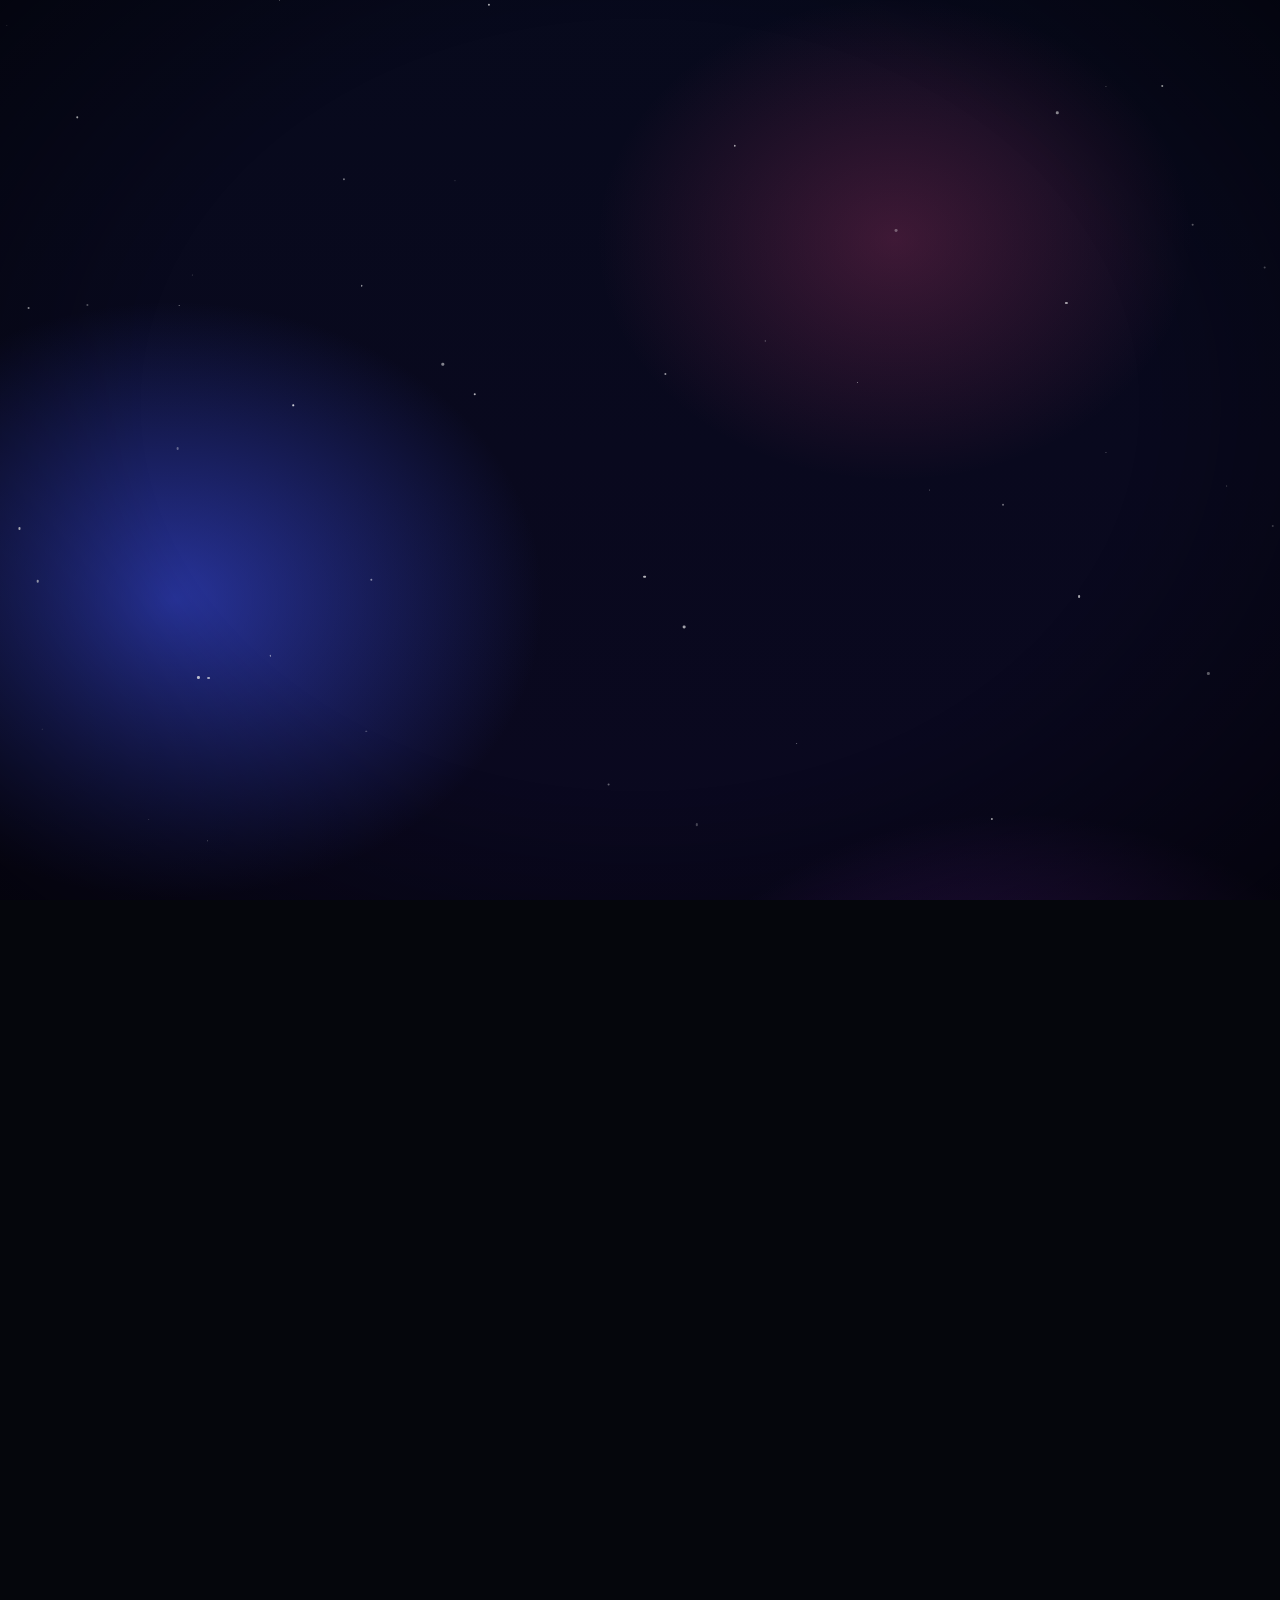
<file: docs/reel/reel.html>
<!doctype html>
<html><head><meta charset="utf-8"><title>Dockyard reel</title>
<style>
@font-face{font-family:Inter;src:url(assets/Inter.woff2) format("woff2");font-weight:100 900}
*{box-sizing:border-box;margin:0;padding:0}
html,body{width:1080px;height:1920px;overflow:hidden;background:#05060c;font-family:Inter,sans-serif;color:#fff;-webkit-font-smoothing:antialiased}
#stage{position:absolute;inset:0;overflow:hidden}
#bg{position:absolute;left:-200px;top:-150px;width:1480px;height:2220px;
 background:
  radial-gradient(520px 420px at 22% 34%,rgba(64,86,255,.55),transparent 70%),
  radial-gradient(560px 460px at 78% 58%,rgba(180,60,255,.42),transparent 70%),
  radial-gradient(500px 380px at 40% 80%,rgba(0,170,255,.30),transparent 70%),
  radial-gradient(420px 340px at 70% 18%,rgba(255,80,140,.22),transparent 70%),
  linear-gradient(180deg,#070a1c,#0b0820 55%,#05060c)}
.star{position:absolute;border-radius:50%;background:#fff}
#cam{position:absolute;inset:0;perspective:1600px;perspective-origin:540px 960px}
#world{position:absolute;left:0;top:0;transform-origin:0 0;transform-style:preserve-3d}
#bar{position:absolute;left:0;top:0;height:170px;border-radius:42px;
 background:linear-gradient(180deg,rgba(54,60,86,.82),rgba(20,22,34,.86));
 border:1.5px solid rgba(255,255,255,.14);border-top-color:rgba(255,255,255,.32);
 box-shadow:0 20px 60px rgba(0,0,0,.45),inset 0 1px 0 rgba(255,255,255,.12)}
#floor{position:absolute;left:0;top:150px;height:140px;border-radius:50%;
 background:radial-gradient(closest-side,rgba(120,140,255,.22),transparent);filter:blur(6px)}
.ping{position:absolute;top:-40px;height:250px;border-radius:50%;
 background:radial-gradient(closest-side,rgba(130,170,255,.75),rgba(10,132,255,.15) 60%,transparent);opacity:0}
.slot{position:absolute;top:12px;height:146px}
.tile{position:absolute;inset:0;border-radius:35px;background:rgba(255,255,255,.06);
 border:1.5px solid rgba(255,255,255,.14);border-top-color:rgba(255,255,255,.26);
 display:flex;align-items:center;padding:0 20px;gap:14px;transform-origin:50% 100%}
.tile.bare{background:none;border:none}
.ico{display:inline-block;background:#fff;-webkit-mask:var(--m) center/contain no-repeat;mask:var(--m) center/contain no-repeat}
.lbl{font-size:17px;font-weight:500;color:rgba(255,255,255,.58)}
.big{font-weight:700;letter-spacing:-.02em}
.col{display:flex;flex-direction:column;justify-content:center}
.row{display:flex;align-items:center}
/* overlays */
.ov{position:absolute;left:0;right:0;text-align:center;pointer-events:none}
#title{top:520px}
#title h1{font-size:132px;font-weight:800;letter-spacing:-.045em}
#title p{font-size:40px;font-weight:500;color:rgba(255,255,255,.7);margin-top:8px}
#cap{top:1250px;padding:0 140px 0 60px}
#cap .n{font-size:26px;font-weight:600;color:#0A84FF;letter-spacing:.14em}
#cap h2{font-size:78px;font-weight:800;letter-spacing:-.035em;margin-top:6px}
#cap p{font-size:36px;font-weight:500;color:rgba(255,255,255,.66);margin-top:10px}
#brand{top:150px;font-size:30px;font-weight:700;letter-spacing:.02em;color:rgba(255,255,255,.75)}
#brand span{color:#0A84FF}
#mont{position:absolute;inset:0;perspective:1500px;perspective-origin:540px 860px}
.panel{position:absolute;left:50%;top:860px;transform-style:preserve-3d;opacity:0}
.glass{border-radius:44px;background:linear-gradient(180deg,rgba(46,50,72,.92),rgba(20,22,34,.95));
 border:1.5px solid rgba(255,255,255,.14);border-top-color:rgba(255,255,255,.3);
 box-shadow:0 40px 120px rgba(0,0,0,.6);padding:40px}
.pcap{position:absolute;left:0;right:0;top:1460px;text-align:center;padding:0 120px 0 60px;opacity:0}
.pcap h2{font-size:66px;font-weight:800;letter-spacing:-.03em}
.pcap p{font-size:32px;color:rgba(255,255,255,.62);margin-top:10px;font-weight:500}
.field{height:92px;border-radius:26px;background:rgba(255,255,255,.08);border:1.5px solid rgba(255,255,255,.12);
 display:flex;align-items:center;padding:0 28px;font-size:36px;gap:18px}
.caret{width:3px;height:40px;background:#0A84FF}
.item{display:flex;align-items:center;gap:24px;padding:18px 22px;border-radius:24px;font-size:32px;font-weight:600}
.item.sel{background:rgba(10,132,255,.28);box-shadow:inset 0 0 0 2px rgba(10,132,255,.8)}
.sub{font-size:24px;font-weight:500;color:rgba(255,255,255,.55)}
.kbd{display:inline-flex;align-items:center;justify-content:center;min-width:48px;height:44px;padding:0 12px;border-radius:12px;
 background:rgba(255,255,255,.12);border:1.5px solid rgba(255,255,255,.2);border-bottom-width:4px;font-size:22px;font-weight:700;color:#fff}
.btn{padding:12px 24px;border-radius:999px;font-size:24px;font-weight:600;background:rgba(255,255,255,.1)}
.btn.blue{background:#0A84FF}
.chk{width:40px;height:40px;border-radius:50%;border:2.5px solid rgba(255,255,255,.5);flex:none}
.chk.on{background:#0A84FF;border-color:#0A84FF;display:flex;align-items:center;justify-content:center}
.hd{font-size:26px;font-weight:700;color:rgba(255,255,255,.55);letter-spacing:.04em;margin:22px 0 10px 8px}
#flash{position:absolute;inset:0;background:#fff;opacity:0}
#vig{position:absolute;inset:0;background:radial-gradient(ellipse at 50% 45%,transparent 55%,rgba(0,0,0,.55))}
</style></head>
<body><div id="stage">
<div id="bg"></div>
<div id="cam"><div id="world"><div id="floor"></div><div id="bar"></div></div></div>
<div id="mont"></div>
<div id="brand" class="ov">Dock<span>yard</span></div>
<div id="title" class="ov"><h1>Dockyard</h1><p>A smart dock for KDE Plasma 6</p></div>
<div id="cap" class="ov"><div class="n"></div><h2></h2><p></p></div>
<div id="vig"></div><div id="flash"></div>
</div>
<script src="icons.js"></script>
<script>
const H=146, B=170, PAD=12, GAP=10;
const A='assets/';
const ico=(n,s,c='#fff',st='')=>`<i class="ico" style="--m:url(&quot;${ICONS[n]}&quot;);width:${s}px;height:${s}px;background:${c};${st}"></i>`;
const svgI={
 play:'<path d="M8 5v14l11-7z" fill="currentColor"/>',
 pause:'<path d="M7 5h4v14H7zM13 5h4v14h-4z" fill="currentColor"/>',
 prev:'<path d="M6 5h2v14H6zM20 5v14L9 12z" fill="currentColor"/>',
 next:'<path d="M16 5h2v14h-2zM4 5v14l11-7z" fill="currentColor"/>',
 pencil:'<path d="M4 20h4L19 9l-4-4L4 16z M14 6l4 4" fill="none" stroke="currentColor" stroke-width="2" stroke-linejoin="round"/>',
 bin:'<path d="M4 7h16M9 7V4h6v3M6 7l1 13h10l1-13" fill="none" stroke="currentColor" stroke-width="2" stroke-linejoin="round"/>',
 search:'<circle cx="10.5" cy="10.5" r="6.5" fill="none" stroke="currentColor" stroke-width="2.4"/><path d="M15.5 15.5L21 21" stroke="currentColor" stroke-width="2.4" stroke-linecap="round"/>',
 bolt:'<path d="M13 2L4 14h7l-1 8 9-12h-7z" fill="currentColor"/>',
 check:'<path d="M5 12.5l4.5 4.5L19 7.5" fill="none" stroke="currentColor" stroke-width="3" stroke-linecap="round" stroke-linejoin="round"/>',
 lock:'<rect x="5" y="11" width="14" height="10" rx="2.5" fill="none" stroke="currentColor" stroke-width="2"/><path d="M8 11V8a4 4 0 0 1 8 0v3" fill="none" stroke="currentColor" stroke-width="2"/>',
 moon:'<path d="M20 14.5A8 8 0 1 1 9.5 4a6.5 6.5 0 0 0 10.5 10.5z" fill="none" stroke="currentColor" stroke-width="2" stroke-linejoin="round"/>',
 restart:'<path d="M20 12a8 8 0 1 1-2.4-5.7M20 4v5h-5" fill="none" stroke="currentColor" stroke-width="2" stroke-linecap="round" stroke-linejoin="round"/>',
 power:'<path d="M12 3v9M6.3 6.8a8 8 0 1 0 11.4 0" fill="none" stroke="currentColor" stroke-width="2" stroke-linecap="round"/>',
 plus:'<path d="M12 5v14M5 12h14" stroke="currentColor" stroke-width="2.4" stroke-linecap="round"/>',
 clip:'<rect x="6" y="4" width="12" height="17" rx="2" fill="none" stroke="currentColor" stroke-width="2"/><path d="M9 4h6v3H9z" fill="currentColor"/>',
 gear:'<circle cx="12" cy="12" r="3.2" fill="none" stroke="currentColor" stroke-width="2"/><path d="M12 2.5v3M12 18.5v3M2.5 12h3M18.5 12h3M5.3 5.3l2.1 2.1M16.6 16.6l2.1 2.1M5.3 18.7l2.1-2.1M16.6 7.4l2.1-2.1" stroke="currentColor" stroke-width="2" stroke-linecap="round"/>',
};
const si=(n,s,c='#fff')=>`<svg width="${s}" height="${s}" viewBox="0 0 24 24" style="color:${c};flex:none">${svgI[n]}</svg>`;
const sun=s=>`<svg width="${s}" height="${s}" viewBox="0 0 40 40" style="flex:none"><circle cx="20" cy="20" r="8.5" fill="#FFCC00"/>${[...Array(8)].map((_,i)=>{const a=i*Math.PI/4;return `<line x1="${20+13*Math.cos(a)}" y1="${20+13*Math.sin(a)}" x2="${20+17.5*Math.cos(a)}" y2="${20+17.5*Math.sin(a)}" stroke="#FFCC00" stroke-width="3" stroke-linecap="round"/>`}).join('')}</svg>`;
const ring=(d,p,c,txt,sw=8)=>{const r=(d-sw)/2,C=2*Math.PI*r;return `<div style="position:relative;width:${d}px;height:${d}px;flex:none"><svg width="${d}" height="${d}" style="transform:rotate(-90deg)"><circle cx="${d/2}" cy="${d/2}" r="${r}" fill="none" stroke="rgba(255,255,255,.12)" stroke-width="${sw}"/><circle cx="${d/2}" cy="${d/2}" r="${r}" fill="none" stroke="${c}" stroke-width="${sw}" stroke-linecap="round" stroke-dasharray="${C*p} ${C}"/></svg><div style="position:absolute;inset:0;display:flex;align-items:center;justify-content:center;font-weight:700;font-size:${d*.27}px">${txt}</div></div>`};
const appImg=(n,s)=>`<img src="${A}${n}" style="width:${s}px;height:${s}px;flex:none;object-fit:contain">`;
const APPS=['firefox.svg','org.kde.dolphin.svg','discord.png','vscode.png','spotify-launcher.png','kate.svg'];
const RUN=[1,0,1,1,0,0];

// ---------- tiles ----------
const TILES=[
 {k:'Start',w:H,cap:'Start',line:'Meta opens the launcher',html:()=>`<div style="margin:auto">${ico('start',66)}</div>`},
 {k:'Stats',w:290,cap:'System stats',line:'CPU and memory, live',html:()=>`${ring(84,.23,'#0A84FF','23')}<div class="col" style="gap:2px;width:34px"><span class="lbl">CPU</span></div>${ring(84,.61,'#30D158','61')}<span class="lbl">RAM</span>`},
 {k:'Media',w:560,cap:'Now playing',line:'Any MPRIS player',html:()=>`<div style="width:106px;height:106px;border-radius:22px;flex:none;background:radial-gradient(circle at 30% 30%,#ff9a5a,#c23fd8 55%,#2a1a6e)"></div>
  <div class="col" style="flex:1;min-width:0;gap:4px"><div style="font-size:27px;font-weight:700;white-space:nowrap">Midnight Drive</div><div class="lbl" style="font-size:21px">Neon Coast</div>
  <div style="height:5px;border-radius:3px;background:rgba(255,255,255,.15);margin-top:8px"><div style="width:42%;height:100%;border-radius:3px;background:#fff"></div></div></div>
  ${si('prev',30)}<div style="width:62px;height:62px;border-radius:50%;background:#0A84FF;display:flex;align-items:center;justify-content:center;flex:none">${si('pause',30)}</div>${si('next',30)}`},
 {k:'Apps',w:6*105+5*16,bare:1,cap:'Your apps',line:'Running dots. Meta+1 to Meta+9',html:()=>`<div class="row" style="gap:16px;margin:auto;padding:0">${APPS.map((a,i)=>`<div style="position:relative;width:105px;height:146px;display:flex;align-items:center;justify-content:center">${appImg(a,96)}${RUN[i]?'<div style="position:absolute;bottom:8px;left:48px;width:9px;height:9px;border-radius:50%;background:#0A84FF;box-shadow:0 0 10px #0A84FF"></div>':''}</div>`).join('')}</div>`},
 {k:'Weather',w:300,cap:'Weather',line:'Your city, at a glance',html:()=>`${sun(84)}<div class="col"><div class="big" style="font-size:52px;line-height:1">24°</div><div class="lbl" style="margin-top:6px">Clear · H 29°</div></div>`},
 {k:'Pomodoro',w:360,cap:'Pomodoro',line:'Focus and break rounds',html:()=>`<div class="col" style="flex:1"><div class="big" style="font-size:54px;line-height:1;font-variant-numeric:tabular-nums">24:12</div><div class="row" style="gap:10px;margin-top:8px"><span style="font-size:19px;font-weight:600;color:#FF3B30">Focus</span><span class="lbl">2/4</span></div></div>
  <div style="width:52px;height:52px;border-radius:50%;background:rgba(255,255,255,.1);display:flex;align-items:center;justify-content:center">${si('next',24)}</div>
  <div style="width:64px;height:64px;border-radius:50%;background:#FF3B30;display:flex;align-items:center;justify-content:center">${si('pause',30)}</div>`},
 {k:'World',w:440,cap:'World clocks',line:'Three zones, one tile',html:()=>[['08:36','New York'],['13:36','London'],['22:36','Tokyo']].map(([t,c])=>`<div class="col" style="flex:1;align-items:center"><div class="big" style="font-size:38px;font-variant-numeric:tabular-nums">${t}</div><div class="lbl" style="font-size:16px;margin-top:4px">${c}</div></div>`).join('')},
 {k:'Todos',w:400,cap:'Todos',line:'Tick them off from the dock',html:()=>`<div class="col" style="flex:1;gap:9px"><div class="row" style="justify-content:space-between"><span style="font-size:19px;font-weight:700">Todos</span><span class="lbl" style="font-size:16px">2 left</span></div>
  ${[['Film the reel',0],['Write the caption',0]].map(([t,d])=>`<div class="row" style="gap:12px"><div style="width:24px;height:24px;border-radius:50%;border:2px solid rgba(255,255,255,.5);flex:none"></div><span style="font-size:21px;font-weight:500;white-space:nowrap">${t}</span></div>`).join('')}</div>`},
 {k:'Notes',w:470,cap:'Notes',line:'Several notes, one tile',html:()=>`<div style="width:106px;height:106px;border-radius:22px;flex:none;background:rgba(255,255,255,.06);border:1px solid rgba(255,255,255,.1);overflow:hidden"><div style="height:24px;background:#FFCC00"></div></div>
  <div class="col" style="flex:1;gap:5px"><div style="font-size:25px;font-weight:700;white-space:nowrap">Ship update 2</div><div class="lbl" style="font-size:18px;white-space:nowrap">Record, then post Friday</div></div>
  <div style="min-width:36px;height:36px;border-radius:12px;background:rgba(10,132,255,.25);color:#0A84FF;font-weight:700;font-size:19px;display:flex;align-items:center;justify-content:center">3</div>${si('pencil',28)}`},
 {k:'Network',w:250,cap:'Network',line:'Live up and down speed',html:()=>`<div class="col" style="gap:8px;font-variant-numeric:tabular-nums">${[['↓','#30D158','4.2 MB/s'],['↑','#0A84FF','312 KB/s']].map(([a,c,v])=>`<div class="row" style="gap:12px"><span style="color:${c};font-size:30px;font-weight:800">${a}</span><span style="font-size:28px;font-weight:700">${v}</span></div>`).join('')}</div>`},
 {k:'Toggles',w:350,cap:'Quick toggles',line:'Wi-Fi, Bluetooth, Do Not Disturb, Night Light',html:()=>[['wifi',1],['bluetooth',1],['moon-dnd',0],['night-light',0]].map(([n,on])=>`<div style="width:66px;height:66px;border-radius:50%;flex:none;display:flex;align-items:center;justify-content:center;background:${on?'#0A84FF':'rgba(255,255,255,.1)'}">${ico(n,34)}</div>`).join('')},
 {k:'Calendar',w:560,cap:'Calendar',line:"Today and what's next",html:()=>`<div class="col" style="width:106px;height:106px;border-radius:22px;flex:none;background:rgba(10,10,16,.55);border:1px solid rgba(255,255,255,.12);align-items:center"><span style="color:#FF3B30;font-weight:700;font-size:19px;letter-spacing:.06em">TUE</span><span class="big" style="font-size:50px;line-height:1">3</span></div>
  <div style="width:6px;height:84px;border-radius:3px;background:#FF9F0A;flex:none"></div><div class="col" style="gap:6px"><div style="font-size:26px;font-weight:700;white-space:nowrap">Design review</div><div class="lbl" style="font-size:19px">15:00 · in 40 min</div></div>`},
 {k:'Progress',w:360,cap:'Month progress',line:'How far through November',html:()=>`<div style="display:grid;grid-template-columns:repeat(10,13px);gap:6px;flex:none">${[...Array(30)].map((_,i)=>`<div style="width:13px;height:13px;border-radius:50%;background:${i<3?'#0A84FF':'rgba(255,255,255,.15)'}"></div>`).join('')}</div><div class="col"><span style="font-size:20px;font-weight:700">Nov</span><span class="big" style="font-size:34px">10%</span></div>`},
 {k:'Battery',w:170,cap:'Battery',line:'Charge and charging state',html:()=>`<div class="row" style="margin:auto;gap:4px">${ring(96,.82,'#30D158','82',9)}${si('bolt',26,'#30D158')}</div>`},
 {k:'Clock',w:170,cap:'Clock',line:'Time, day and weather',clock:1,html:()=>`<div style="position:absolute;inset:0;border-radius:35px;overflow:hidden;background:#000"><div style="height:62px;background:#FF3B30;display:flex;align-items:center;justify-content:center;font-weight:700;font-size:40px;font-variant-numeric:tabular-nums">19:06</div>
  <div style="position:absolute;left:18px;top:74px;font-size:22px;font-weight:600;color:rgba(255,255,255,.7)">Tue</div><div style="position:absolute;left:18px;top:98px;font-size:34px;font-weight:700">3</div>
  <div style="position:absolute;right:14px;bottom:14px;width:62px;height:62px;border-radius:50%;background:rgba(255,255,255,.88);color:#1C1C1E;display:flex;align-items:center;justify-content:center;font-weight:700;font-size:21px">24°</div></div>`},
];
const world=document.getElementById('world');
let x=PAD+6;
TILES.forEach((T,i)=>{
 T.x=x; T.cx=x+T.w/2; x+=T.w+GAP;
 const p=document.createElement('div');p.className='ping';p.style.left=(T.cx-T.w*0.9)+'px';p.style.width=(T.w*1.8)+'px';world.appendChild(p);T.ping=p;
 const s=document.createElement('div');s.className='slot';s.style.left=T.x+'px';s.style.width=T.w+'px';
 s.innerHTML=`<div class="tile${T.bare?' bare':''}" style="${T.clock?'background:#000;border-color:rgba(255,255,255,.16)':''}">${T.html()}</div>`;
 world.appendChild(s);T.el=s;T.inner=s.firstChild;
});
const W=x-GAP+PAD+6;
const bar=document.getElementById('bar');bar.style.width=W+'px';
const floor=document.getElementById('floor');floor.style.left='-100px';floor.style.width=(W+200)+'px';

// stars
const bg=document.getElementById('bg');
let seed=7;const rnd=()=>(seed=(seed*16807)%2147483647)/2147483647;
for(let i=0;i<160;i++){const d=document.createElement('div');d.className='star';const r=rnd()*2.4+.6;d.style.cssText+=`left:${rnd()*1480}px;top:${rnd()*2220}px;width:${r}px;height:${r}px;opacity:${.25+rnd()*.6}`;bg.appendChild(d)}

// ---------- montage panels ----------
const P=[];
const panel=(cap,line,w,html)=>P.push({cap,line,w,html});
panel('Launcher','Type, Enter, done',860,`<div class="glass" style="width:860px">
 <div class="field">${si('search',38,'rgba(255,255,255,.6)')}<span>fi</span><div class="caret"></div></div>
 <div class="hd">RESULTS</div>
 <div class="item sel">${appImg('firefox.svg',72)}<div class="col"><span>Firefox</span><span class="sub">Web browser</span></div><span style="margin-left:auto" class="kbd">Enter</span></div>
 <div class="item">${appImg('org.kde.dolphin.svg',72)}<div class="col"><span>Dolphin</span><span class="sub">File manager</span></div></div>
 <div class="item">${appImg('spectacle.svg',72)}<div class="col"><span>Spectacle</span><span class="sub">Screenshot capture</span></div></div>
 <div class="row" style="justify-content:space-between;margin-top:26px;padding:22px 10px 0;border-top:1.5px solid rgba(255,255,255,.1)">${[['lock','Lock'],['moon','Sleep'],['restart','Restart'],['power','Shut down']].map(([i,l])=>`<div class="col" style="align-items:center;gap:10px"><div style="width:76px;height:76px;border-radius:50%;background:rgba(255,255,255,.1);display:flex;align-items:center;justify-content:center">${si(i,36)}</div><span class="sub">${l}</span></div>`).join('')}</div></div>`);
panel('Sums in the search','Enter copies the result',860,`<div class="glass" style="width:860px">
 <div class="field">${si('search',38,'rgba(255,255,255,.6)')}<span>12 * 8 + 4</span><div class="caret"></div></div>
 <div class="item sel" style="margin-top:26px;padding:30px"><div style="width:72px;height:72px;border-radius:20px;background:#FF9F0A;display:flex;align-items:center;justify-content:center;font-size:42px;font-weight:800">=</div><div class="col"><span style="font-size:64px;font-weight:800;line-height:1">100</span><span class="sub" style="margin-top:6px">Calculator</span></div></div>
 <div class="row" style="gap:14px;margin-top:22px;justify-content:center"><span class="kbd">Enter</span><span class="sub">copies the result</span></div></div>`);
panel('Wi-Fi from the dock','Connect, disconnect, forget',860,`<div class="glass" style="width:860px">
 <div class="row" style="gap:18px">${[['wifi','Wi-Fi',1],['bluetooth','Bluetooth',1],['moon-dnd','Focus',0],['night-light','Night',0]].map(([n,l,on])=>`<div class="col" style="flex:1;align-items:center;gap:12px;padding:22px 0;border-radius:28px;background:${on?'rgba(10,132,255,.22)':'rgba(255,255,255,.07)'}"><div style="width:78px;height:78px;border-radius:50%;display:flex;align-items:center;justify-content:center;background:${on?'#0A84FF':'rgba(255,255,255,.12)'}">${ico(n,40)}</div><span class="sub" style="color:#fff">${l}</span></div>`).join('')}</div>
 <div class="hd">WI-FI</div>
 ${[['Home 5G','Connected','Disconnect',1],['Cafe Lumen','Secured','Connect',0],['Office','Saved','Forget',0]].map(([n,s,b,on])=>`<div class="item" style="${on?'background:rgba(255,255,255,.07)':''}">${ico('wifi',40,on?'#0A84FF':'#fff')}<div class="col"><span>${n}</span><span class="sub">${s}</span></div><span class="btn${b==='Connect'?' blue':''}" style="margin-left:auto">${b}</span></div>`).join('')}</div>`);
panel('Todos','Complete. Restore. Delete.',860,`<div class="glass" style="width:860px">
 <div class="row" style="justify-content:space-between;margin:0 8px 10px"><span style="font-size:40px;font-weight:800">Todos</span><span class="sub">Tue 3 Nov · 2 left</span></div>
 ${['Film the reel','Write the caption'].map(t=>`<div class="item"><div class="chk"></div><span style="font-weight:500">${t}</span><span style="margin-left:auto;opacity:.5">${si('bin',32)}</span></div>`).join('')}
 <div class="hd">COMPLETED (2)</div>
 ${['Ship update 2','Fix Meta+V'].map(t=>`<div class="item"><div class="chk on">${si('check',26)}</div><span style="font-weight:500;text-decoration:line-through;color:rgba(255,255,255,.45)">${t}</span><span style="margin-left:auto;opacity:.5">${si('bin',32)}</span></div>`).join('')}
 <div class="field" style="margin-top:20px;color:rgba(255,255,255,.4);font-size:30px">${si('plus',32,'rgba(255,255,255,.5)')}New todo</div></div>`);
panel('Many notes','A chip for each one',860,`<div class="glass" style="width:860px">
 <div class="row" style="gap:14px;flex-wrap:wrap">${['Ship update 2','Ideas for reels','Shopping'].map((c,i)=>`<span class="btn" style="${i==0?'background:#FFCC00;color:#1C1C1E':''}">${c}</span>`).join('')}<span class="btn" style="padding:12px 16px">${si('plus',26)}</span><span style="margin-left:auto;opacity:.6">${si('bin',36)}</span></div>
 <div style="margin-top:26px;border-radius:28px;background:rgba(255,255,255,.06);border:1.5px solid rgba(255,255,255,.1);overflow:hidden"><div style="height:18px;background:#FFCC00"></div>
 <div style="padding:28px 32px;font-size:32px;line-height:1.5"><b style="font-size:40px">Ship update 2</b><br><span style="color:rgba(255,255,255,.75)">Record the reel on the clean desktop.<br>Post Friday on Instagram and LinkedIn.</span></div></div>
 <div class="sub" style="text-align:center;margin-top:20px">Note 1 of 3</div></div>`);
panel('Meta+1 to Meta+9','Open or switch to your dock apps',900,`<div class="glass" style="width:900px;padding:56px 40px 46px">
 <div class="row" style="justify-content:space-between">${APPS.map((a,i)=>`<div class="col" style="align-items:center;gap:20px"><div class="kbd" style="font-size:28px;height:56px;min-width:60px;${i==2?'background:#0A84FF;border-color:#5aaeff':''}">${i+1}</div>${appImg(a,104)}<div style="width:10px;height:10px;border-radius:50%;background:${RUN[i]?'#0A84FF':'transparent'}"></div></div>`).join('')}</div>
 <div class="row" style="justify-content:center;gap:16px;margin-top:30px"><span class="kbd" style="font-size:30px;height:66px;padding:0 26px">Meta</span><span style="font-size:40px;font-weight:700">+</span><span class="kbd" style="font-size:30px;height:66px;min-width:66px;background:#0A84FF;border-color:#5aaeff">3</span></div></div>`);
panel('Meta+V clipboard','History, right from the dock',860,`<div class="glass" style="width:860px">
 <div class="row" style="gap:18px;margin:0 8px 16px">${si('clip',44)}<span style="font-size:40px;font-weight:800">Clipboard</span><span style="margin-left:auto" class="row"><span class="kbd">Meta</span><span style="margin:0 8px;font-weight:700">+</span><span class="kbd">V</span></span></div>
 ${['./install-all.sh --apply-theme','https://kde.org/plasma-desktop','Meeting moved to 15:00','plasmoidviewer -a package'].map((c,i)=>`<div class="item${i==0?' sel':''}" style="font-weight:500;font-size:30px;${i?'background:rgba(255,255,255,.05)':''};margin-bottom:10px"><span style="font-family:${i==0||i==3?'monospace':'inherit'}">${c}</span></div>`).join('')}</div>`);
panel('Four clock styles','Digital, Flip, 7 days, Today',880,`<div style="display:grid;grid-template-columns:1fr 1fr;gap:26px;width:880px">
 <div class="glass" style="padding:34px;border-radius:40px"><div class="big" style="font-size:70px;font-variant-numeric:tabular-nums">19:06<span style="font-size:36px;opacity:.55">:42</span></div><div class="sub" style="font-size:28px">Tue 3 Nov</div><div class="sub" style="margin-top:16px;color:#0A84FF;font-weight:700">DIGITAL</div></div>
 <div class="glass" style="padding:34px;border-radius:40px"><div class="row" style="gap:10px">${'1906'.split('').map((d,i)=>`<div style="width:74px;height:100px;border-radius:14px;background:#111;border:1px solid rgba(255,255,255,.14);display:flex;align-items:center;justify-content:center;font-size:64px;font-weight:700;position:relative;${i==2?'margin-left:12px':''}">${d}<div style="position:absolute;left:0;right:0;top:50%;height:2px;background:#000"></div></div>`).join('')}</div><div class="sub" style="margin-top:16px;color:#0A84FF;font-weight:700">FLIP</div></div>
 <div class="glass" style="padding:30px 26px;border-radius:40px"><div class="row" style="justify-content:space-between">${['Tue','Wed','Thu','Fri','Sat'].map((d,i)=>`<div class="col" style="align-items:center;gap:8px;padding:10px 6px;border-radius:18px;${i==0?'background:#0A84FF':''}"><span style="font-size:22px;font-weight:600">${d}</span>${sun(40)}<span style="font-size:24px;font-weight:700">${24+(i%3)}°</span></div>`).join('')}</div><div class="sub" style="margin-top:12px;color:#0A84FF;font-weight:700">7 DAYS</div></div>
 <div class="glass" style="padding:34px;border-radius:40px"><div class="row" style="gap:20px">${sun(80)}<div class="col"><span class="big" style="font-size:60px;line-height:1">24°</span><span class="sub" style="font-size:26px">Tuesday 3</span></div></div><div class="sub" style="margin-top:20px;color:#0A84FF;font-weight:700">TODAY</div></div></div>`);
panel('Five settings pages','Every tile has its options',880,`<div class="glass" style="width:880px;padding:0;display:flex;overflow:hidden">
 <div style="width:330px;padding:34px 20px;background:rgba(0,0,0,.25)">${['Widgets','Apps','Clock & Calendar','Weather','System'].map((p,i)=>`<div class="item" style="font-size:28px;padding:20px 22px;${i==0?'background:#0A84FF':''}">${p}</div>`).join('')}</div>
 <div style="flex:1;padding:36px 34px">${['Start','System stats','Now playing','Apps','Weather','Pomodoro','World clocks','Todos'].map((p,i)=>`<div class="row" style="justify-content:space-between;padding:13px 0;font-size:28px;font-weight:500;border-bottom:1px solid rgba(255,255,255,.07)"><span>${p}</span><div style="width:66px;height:38px;border-radius:19px;background:${i==5?'rgba(255,255,255,.2)':'#30D158'};position:relative"><div style="position:absolute;top:4px;${i==5?'left:4px':'right:4px'};width:30px;height:30px;border-radius:50%;background:#fff"></div></div></div>`).join('')}</div></div>`);
panel('Power profiles','Battery and performance in one flyout',860,`<div class="glass" style="width:860px">
 <div class="row" style="gap:28px">${ring(150,.82,'#30D158','82%',14)}<div class="col" style="gap:6px"><span style="font-size:44px;font-weight:800">Battery</span><span class="row" style="gap:8px;font-size:28px;color:#30D158;font-weight:600">${si('bolt',28,'#30D158')}Charging</span><span class="sub" style="font-size:26px">Battery Health: 96%</span></div></div>
 <div class="hd" style="margin-top:34px">POWER PROFILE</div>
 <div class="row" style="background:rgba(255,255,255,.07);border-radius:26px;padding:8px">${['Power Save','Balanced','Performance'].map((p,i)=>`<div style="flex:1;text-align:center;padding:22px 0;border-radius:20px;font-size:28px;font-weight:600;${i==1?'background:#0A84FF':''}">${p}</div>`).join('')}</div></div>`);
const mont=document.getElementById('mont');
P.forEach(p=>{const d=document.createElement('div');d.className='panel';d.innerHTML=p.html;d.style.marginLeft=(-p.w/2)+'px';mont.appendChild(d);p.el=d;
 const c=document.createElement('div');c.className='pcap';c.innerHTML=`<h2>${p.cap}</h2><p>${p.line}</p>`;document.getElementById('stage').insertBefore(c,document.getElementById('vig'));p.c=c;});
// centre each panel vertically on its own height
requestAnimationFrame(()=>P.forEach(p=>p.el.style.marginTop=(-p.el.offsetHeight/2)+'px'));

// ---------- timing ----------
const T0=2.4, STEP=1.0, FALL=0.55;
TILES.forEach((T,i)=>{T.t0=T0+0.1+i*STEP;T.land=T.t0+FALL});
const ACT3=T0+TILES.length*STEP, ACT4=ACT3+2.6, MSTART=ACT4+1.0, MDUR=1.2, END=MSTART+(P.length-1)*MDUR+0.8, TOTAL=END+2.6;
window.TOTAL=TOTAL;

const cl=(v,a=0,b=1)=>Math.min(b,Math.max(a,v));
const lerp=(a,b,u)=>a+(b-a)*u;
const eio=u=>u<.5?4*u*u*u:1-Math.pow(-2*u+2,3)/2;
const eo=u=>1-Math.pow(1-u,3);
const ei=u=>u*u*u;
const mix=(A,B,u)=>{const o={};for(const k in A)o[k]=lerp(A[k],B[k],u);return o};

// camera track for act 2: Catmull-Rom through landing points
const keys=[{t:T0-0.6,x:TILES[0].cx-260},{t:T0,x:TILES[0].cx-110},...TILES.map(T=>({t:T.land,x:T.cx})),{t:ACT3,x:TILES.at(-1).cx+90},{t:ACT3+1,x:TILES.at(-1).cx+200}];
function trackX(t){let i=0;while(i<keys.length-2&&keys[i+1].t<t)i++;
 const p0=keys[Math.max(0,i-1)],p1=keys[i],p2=keys[i+1],p3=keys[Math.min(keys.length-1,i+2)];
 const u=cl((t-p1.t)/(p2.t-p1.t));
 const m1=(p2.x-p0.x)/(p2.t-p0.t)*(p2.t-p1.t), m2=(p3.x-p1.x)/(p3.t-p1.t)*(p2.t-p1.t);
 const u2=u*u,u3=u2*u;return (2*u3-3*u2+1)*p1.x+(u3-2*u2+u)*m1+(-2*u3+3*u2)*p2.x+(u3-u2)*m2;}
function punch(t){let p=0;TILES.forEach(T=>{const d=t-T.land;if(d>0&&d<.5)p+=Math.sin(d/.5*Math.PI)*(1-d/.5)*.03});return p}
const FAR={cx:W*0.16,s:0.95,rx:4,ry:46,rz:-4,ox:420,oy:1080,tz:-300};
const FAR2={cx:W*0.12,s:1.0,rx:5,ry:40,rz:-3,ox:440,oy:1060,tz:-150};
const TRK=t=>({cx:trackX(t),s:1.72+punch(t),rx:7,ry:15,rz:0,ox:540,oy:900,tz:0});
const OVER={cx:W*0.30,s:0.95,rx:8,ry:64,rz:-28,ox:560,oy:960,tz:-200};
const OVER2={cx:W*0.34,s:0.95,rx:8,ry:62,rz:-28,ox:560,oy:960,tz:-140};
const ENDC={cx:W*0.30,s:0.9,rx:8,ry:62,rz:-28,ox:560,oy:1360,tz:-200};
function cam(t){
 if(t<1.2)return mix(FAR,FAR2,t/1.2);
 if(t<T0)return mix(FAR2,TRK(T0),eio((t-1.2)/(T0-1.2)));
 if(t<ACT3)return TRK(t);
 if(t<ACT4)return mix(mix(TRK(ACT3),OVER,eio(cl((t-ACT3)/1.5))),OVER2,cl((t-ACT3-1.5)/1.1));
 if(t<END)return OVER2;
 return ENDC;
}
const $=id=>document.getElementById(id);
function setCap(el,n,h,p,u){el.querySelector('.n').textContent=n;el.querySelector('h2').textContent=h;el.querySelector('p').textContent=p;
 el.style.opacity=u;el.style.transform=`translateY(${(1-u)*30}px)`}

window.render=function(t){
 const c=cam(t);
 world.style.transform=`translate3d(${c.ox}px,${c.oy}px,${c.tz}px) rotateZ(${c.rz}deg) rotateX(${c.rx}deg) rotateY(${c.ry}deg) scale(${c.s}) translate(${-c.cx}px,${-B/2}px)`;
 bg.style.transform=`translate(${-(c.cx/W-.5)*160}px,0) scale(${1+(c.s-.6)*.04})`;
 // world visibility
 let wo=1; if(t>=ACT4&&t<END)wo=1-cl((t-ACT4)/0.4); if(t>=END)wo=cl((t-END)/0.5);
 world.style.opacity=wo;
 // tiles
 TILES.forEach((T,i)=>{
  const u=(t-T.t0)/FALL; let y=0,z=0,rz=0,sx=1,sy=1,op=1,blur=0;
  if(u<0){op=0;y=-1500}
  else if(u<1){const g=u*u;y=-1500*(1-g);z=420*(1-u);rz=(i%2?7:-7)*(1-u);op=cl(u*4);blur=4*u}
  else{const d=t-T.land;if(d<.45){const k=d/.45;const b=Math.sin(k*Math.PI*2)*Math.exp(-k*4);sy=1-.10*b;sx=1+.06*b;y=-22*Math.max(0,Math.sin(k*Math.PI))*Math.exp(-k*3)*(k>.25?1:0)}}
  T.el.style.opacity=op;
  T.el.style.transform=`translate3d(0,${y}px,${z}px) rotateZ(${rz}deg)`;
  T.inner.style.transform=`scale(${sx},${sy})`;
  T.el.style.filter=blur>0.3&&u<1?`blur(${blur*(1-u)*2}px)`:'none';
  const d=t-T.land; T.ping.style.opacity=d>0&&d<.7?(1-d/.7)*.9:0;
 });
 // title
 const tu=t<0.25?0:t<1.6?cl((t-.25)/.5):1-cl((t-1.6)/.6);
 $('title').style.opacity=t<T0+.1?tu:(t>=END+0.35?cl((t-END-0.35)/.5):0);
 $('title').style.transform=t<END?`translateY(${t<1.6?(1-tu)*30:-(1-tu)*60}px)`:`translateY(${(1-cl((t-END-.35)/.5))*30}px)`;
 $('title').style.top=t<END?'520px':'700px';
 // brand on top during acts 2-3
 $('brand').style.opacity=t>T0&&t<ACT4?cl((t-T0)/.4)*(1-cl((t-ACT4+.4)/.4)):0;
 // captions
 const cap=$('cap'); cap.style.opacity=0;
 if(t>=T0&&t<ACT3){let k=-1;TILES.forEach((T,i)=>{if(t>=T.land-.3)k=i});
  if(k>=0){const T=TILES[k];const s0=T.land-.3,e0=(k<TILES.length-1?TILES[k+1].land-.3:ACT3);
   const u=Math.min(cl((t-s0)/.22),1-cl((t-e0+.12)/.12));
   setCap(cap,String(k+1).padStart(2,'0')+' / '+TILES.length,T.cap,T.line,u)}}
 else if(t>=ACT3+.7&&t<ACT4){const u=Math.min(cl((t-ACT3-.7)/.3),1-cl((t-ACT4+.25)/.25));setCap(cap,'',TILES.length+' tiles. One bar.','Turn each one on or off in Settings',u)}
 else if(t>=ACT4&&t<MSTART){const u=Math.min(cl((t-ACT4-.1)/.25),1-cl((t-MSTART+.2)/.2));setCap(cap,'',' ','',0);
  cap.style.opacity=u;cap.querySelector('h2').textContent='Beyond the dock';cap.querySelector('p').textContent='What opens when you tap';cap.style.transform=`translateY(${-420+(1-u)*40}px) scale(${1+.15*(1-u)})`}
 // montage
 P.forEach((p,i)=>{const s=MSTART+i*MDUR,d=i==P.length-1?0.8+0.0:MDUR;const u=(t-s)/d;
  if(u<0||u>1){p.el.style.opacity=0;p.c.style.opacity=0;return}
  let z,ry,rx,op;
  if(u<.22){const k=eo(u/.22);z=lerp(-900,0,k);ry=lerp(22,5,k);rx=lerp(10,3,k);op=cl(u/.12)}
  else if(u<.8){const k=(u-.22)/.58;z=lerp(0,60,k);ry=lerp(5,-4,k);rx=lerp(3,1,k);op=1}
  else{const k=ei((u-.8)/.2);z=lerp(60,1300,k);ry=lerp(-4,-14,k);rx=1;op=1-cl((u-.88)/.12)}
  if(i==P.length-1&&u>.8){z=60;ry=-4;op=1-cl((u-.8)/.2)}
  p.el.style.opacity=op;p.el.style.transform=`translateZ(${z}px) rotateY(${ry}deg) rotateX(${rx}deg)`;
  const cu=Math.min(cl((u-.1)/.15),1-cl((u-.82)/.1));p.c.style.opacity=cu;p.c.style.transform=`translateY(${(1-cu)*24}px)`});
};
document.fonts.ready.then(()=>{window.ready=true;render(0)});
</script></body></html>
</file>
<file: site/styles.css>
/* Values follow docs/mockups/theme-desktop-tokens.md, so the page and the dock share one material. */
@font-face { font-family: Inter; src: url(assets/Inter.woff2) format("woff2"); font-weight: 100 900; font-display: swap }

:root {
  --bg: #050608;
  --raise: #0e1014;
  --ink: #fff;
  --ink-2: rgba(255, 255, 255, .68);
  --accent: #0a84ff;
  --green: #30d158;
  --red: #ff3b30;
  --yellow: #ffcc00;
  --accent-fill: #0071e3;
  --surface: #16161a;
  --surface-2: #1e1e23;
  --button: #3d3d40;
  --neutral: #ff9f0a;
  --ink-3: rgba(255, 255, 255, .64);

  --glass-a: .62;
  --bar-a: .55;
  --rim: rgba(255, 255, 255, .14);
  --tile: rgba(255, 255, 255, .055);
  --tile-rim: rgba(255, 255, 255, .13);
  --control: rgba(255, 255, 255, .12);
  --track: rgba(255, 255, 255, .15);

  --gutter: clamp(16px, 4vw, 64px);
  --gap: clamp(96px, 13vw, 192px);
  --ease: cubic-bezier(.16, 1, .3, 1);

  --small: .875rem;
  --body: 1.0625rem;
  --lead: clamp(1.125rem, 1rem + .5vw, 1.375rem);
  --head: clamp(2.25rem, 1.4rem + 3.4vw, 4.5rem);
  --display: clamp(2.75rem, 1.2rem + 6.2vw, 6.5rem);
}

*, *::before, *::after { box-sizing: border-box; margin: 0; padding: 0 }
:root { color-scheme: dark }
html { background: var(--bg); color: var(--ink); scroll-behavior: smooth; -webkit-text-size-adjust: 100% }
body { background: var(--bg); font: 400 var(--body)/1.5 Inter, "Noto Sans", system-ui, sans-serif; -webkit-font-smoothing: antialiased; overflow-x: clip }
img { display: block; max-width: 100% }
a { color: inherit; text-decoration: none }
button { font: inherit; color: inherit; background: none; border: 0; cursor: pointer }
h1, h2 { font-weight: 600; letter-spacing: -.04em; line-height: 1.02 }
h2 { font-size: var(--head) }
:focus-visible { outline: 2px solid var(--accent); outline-offset: 3px }
::selection { background: var(--accent); color: #fff }

/* Top bar */
.top { position: absolute; z-index: 5; inset: 0 0 auto; display: flex; align-items: center; justify-content: space-between; padding: 20px var(--gutter) }
.brand { display: flex; align-items: center; gap: 8px; font-weight: 600; letter-spacing: -.02em }
.top nav { display: flex; align-items: center; gap: clamp(16px, 3vw, 32px); font-size: var(--small) }
.top nav a { color: var(--ink-2); transition: color .18s }
.top nav a:hover { color: var(--ink) }
.top nav .gh { color: var(--ink) }

.btn {
  display: inline-flex; align-items: center; justify-content: center; min-height: 48px; padding: 0 24px;
  border-radius: 12px; background: #fff; color: #000; font-weight: 500; font-size: var(--body);
  transition: transform .16s var(--ease), background-color .18s;
}
.btn:hover { background: #dfe3e8 }
.btn:active { transform: scale(.97) }
.btn.ghost { background: rgba(255, 255, 255, .12); color: #fff }
.btn.ghost:hover { background: rgba(255, 255, 255, .2) }

/* Hero */
.hero { position: relative; height: 100svh; min-height: 680px; overflow: hidden; display: flex; flex-direction: column; justify-content: center; padding: 96px var(--gutter) 120px; background: var(--bg) }
.hero::after { content: ""; position: absolute; inset: 0; background: linear-gradient(90deg, rgba(5, 6, 8, .55), rgba(5, 6, 8, 0) 62%); pointer-events: none } /* taste-skill-ignore: scrim over a photo */
.hero-copy, .dock { z-index: 1 }
.wall { position: absolute; inset: 0; width: 100%; height: 100%; object-fit: cover; object-position: 50% 60%; transform: scaleX(-1); filter: brightness(.74) }
html.js .wall { animation: wall 2.2s var(--ease) backwards }
@keyframes wall { from { opacity: 0; transform: scaleX(-1) scale(1.06) } }
.hero-copy { position: relative; max-width: 780px }
.hero h1 { font-size: var(--display); letter-spacing: -.045em; text-wrap: balance }
.hero-copy p { margin-top: 24px; max-width: 34em; font-size: var(--lead); line-height: 1.4; color: rgba(255, 255, 255, .84) }
.acts { display: flex; flex-wrap: wrap; gap: 8px; margin-top: 32px }
html.js .hero-copy > * { animation: rise .9s var(--ease) backwards }
html.js .hero-copy p { animation-delay: .1s }
html.js .acts { animation-delay: .18s }
@keyframes rise { from { opacity: 0; transform: translateY(20px) } }

/* The dock */
.dock {
  position: absolute; left: 50%; bottom: 16px; transform: translateX(-50%);
  display: flex; align-items: center; gap: 5px; padding: 4px; max-width: calc(100vw - 16px);
  border-radius: 16px; color: #fff; font-size: 13px; line-height: 1.2;
  background: rgba(22, 22, 26, var(--bar-a));
  -webkit-backdrop-filter: blur(28px) saturate(160%); backdrop-filter: blur(28px) saturate(160%);
  box-shadow: 0 4px 16px rgba(0, 0, 0, .25), inset 0 0 0 1px var(--rim); /* taste-skill-ignore */
}
html.js .dock > * { animation: tile .8s var(--ease) backwards; animation-delay: calc(.35s + var(--i, 0) * 45ms) }
@keyframes tile { from { opacity: 0; transform: translateY(16px) scale(.94) } }
.tile {
  flex: none; display: flex; align-items: center; gap: 8px; height: 52px; min-width: 52px; padding: 0 12px;
  border-radius: 13px; background: var(--tile);
  box-shadow: inset 0 0 0 1px var(--tile-rim); /* taste-skill-ignore */
}
.tile.sq { justify-content: center; padding: 0 }
.start { cursor: pointer; transition: background-color .15s, transform .16s var(--ease) }
.start:hover, .start[aria-expanded="true"] { background: rgba(255, 255, 255, .13) }
.start:active { transform: scale(.95) }
.stack { display: flex; flex-direction: column; justify-content: center; gap: 2px; min-width: 0 }
.tile b { font-weight: 600; white-space: nowrap }
.tile small, .pop small { font-size: 12px; color: var(--ink-3); white-space: nowrap }
.n { font-size: 18px; letter-spacing: -.02em; line-height: 1; font-variant-numeric: tabular-nums }
.gly { display: block; width: 18px; height: 18px; flex: none; background: #fff; -webkit-mask: var(--m) center/contain no-repeat; mask: var(--m) center/contain no-repeat }
.gly.dim { opacity: .45 }
.art { width: 40px; height: 40px; flex: none; border-radius: 9px; background: #16324f url(assets/wallpaper-1280.webp) 30% 30%/400% }
.media { width: 228px }
.media .stack { flex: 1 }
.round { width: 32px; height: 32px; flex: none; border-radius: 50%; display: grid; place-items: center; background: var(--control) }
.round.p { background: var(--accent) }
button.round { cursor: pointer; transition: background-color .15s, transform .16s var(--ease) }
button.round:hover { background: #3a9dff }
button.round:active { transform: scale(.92) }
.round svg { width: 14px; height: 14px; fill: #fff }
.apps { display: flex; flex: none }
.app { position: relative; width: 46px; height: 52px; display: grid; place-items: center; transition: transform .2s var(--ease) }
.app:hover { transform: translateY(-3px) }
.app img { width: 36px; height: 36px; object-fit: contain }
.app.run::after { content: ""; position: absolute; bottom: 2px; left: 50%; width: 4px; height: 4px; margin-left: -2px; border-radius: 50%; background: var(--accent) }
.tgl { gap: 10px }
.nt { width: 40px; height: 40px; flex: none; border-radius: 9px; overflow: hidden; background: rgba(255, 255, 255, .08) }
.nt::before { content: ""; display: block; height: 10px; background: var(--yellow) }
.note { width: 168px }
.ring {
  --c: var(--accent); --p: 50; position: relative; width: 40px; height: 40px; flex: none; border-radius: 50%; display: grid; place-items: center;
  background: conic-gradient(var(--c) calc(var(--p) * 1%), var(--track) 0); /* taste-skill-ignore: a gauge, not decoration */
}
.ring::before { content: ""; position: absolute; inset: 4px; border-radius: 50%; background: #1a1b20 }
.ring b { position: relative; font-size: 12px }

/* Start menu */
.glass.menu { position: absolute; z-index: 4; width: min(380px, calc(100% - 16px)); transform-origin: 0 100%; animation: menu .24s var(--ease) }
.menu[hidden] { display: none }
@keyframes menu { from { opacity: 0; transform: translateY(10px) scale(.97) } }
.menu .res { min-height: 240px }
.hit[href] { transition: background-color .12s }
.hit[href]:hover { background: rgba(10, 132, 255, .28) }
.copied { color: #30d158 }

/* Reel */
.see { display: grid; grid-template-columns: 7fr 4fr; gap: clamp(32px, 6vw, 96px); align-items: center; padding: var(--gap) var(--gutter) 0 }
.see ul { list-style: none; margin-top: 40px; display: flex; flex-direction: column; gap: 12px; font-size: var(--lead); color: var(--ink-2) }
.reel { position: relative; overflow: hidden; border-radius: 20px; background: var(--raise) }
.reel video { display: block; width: 100%; height: auto; aspect-ratio: 9/16; object-fit: cover }
.reel video { cursor: pointer }
.bigplay { position: absolute; inset: 0; margin: auto; width: 72px; height: 72px; border-radius: 50%; display: grid; place-items: center; background: rgba(22, 22, 26, .72); -webkit-backdrop-filter: blur(20px); backdrop-filter: blur(20px); transition: transform .16s var(--ease), background-color .18s }
.bigplay[hidden] { display: none }
.bigplay:hover { background: var(--accent) }
.bigplay:active { transform: scale(.94) }
.bigplay svg { width: 28px; height: 28px; fill: #fff; margin-left: 3px }
.copy.snd { top: auto; bottom: 12px; right: 12px; background: rgba(22, 22, 26, .8) }

/* Features */
.features { padding: var(--gap) var(--gutter) 0 }
.split { display: grid; grid-template-columns: minmax(300px, 4fr) 7fr; gap: clamp(32px, 5vw, 80px); margin-top: clamp(40px, 5vw, 64px); align-items: stretch }
.list { display: flex; flex-direction: column; gap: 4px }
.row { position: relative; text-align: left; padding: 16px 20px; border-radius: 14px; transition: background-color .2s; overflow: hidden }
.row strong { display: block; font-size: var(--lead); font-weight: 600; letter-spacing: -.02em; color: var(--ink-2); transition: color .2s }
.row span { display: block; color: var(--ink-2); font-size: var(--body); opacity: 0; overflow: hidden; height: 0; transition: opacity .3s }
.row:hover strong { color: var(--ink) }
.row.on { background: var(--raise) }
.row.on strong { color: var(--ink) }
.row.on span { height: auto; opacity: 1; margin-top: 6px }
.row.on::after { content: ""; position: absolute; left: 0; bottom: 0; height: 2px; width: 100%; background: var(--accent); transform-origin: 0 50%; transform: scaleX(var(--t, 0)) }
.stage { position: relative; overflow: hidden; min-height: 560px; border-radius: 20px; background: var(--raise); display: grid; place-items: center; padding: 24px }
.stage .bg { position: absolute; inset: 0; width: 100%; height: 100%; object-fit: cover; object-position: 70% 50%; filter: brightness(.8) }
.pane { position: relative; width: 100%; display: grid; place-items: center; animation: pane .6s var(--ease) }
.pane[hidden] { display: none }
@keyframes pane { from { opacity: 0; transform: translateY(16px) scale(.985) } }
html:not(.js) .pane[hidden] { display: grid; margin-top: 16px }
.glass {
  width: min(460px, 100%); padding: 16px; border-radius: 20px; color: #fff; font-size: 15px; line-height: 1.3;
  background: rgba(22, 22, 26, .66);
  -webkit-backdrop-filter: blur(28px) saturate(160%); backdrop-filter: blur(28px) saturate(160%);
  box-shadow: 0 16px 48px rgba(0, 0, 0, .38), inset 0 0 0 1px var(--rim); /* taste-skill-ignore */
}
.tiles { display: grid; grid-template-columns: 1fr 1fr; gap: 8px; width: min(560px, 100%); padding: 8px; border-radius: 22px; background: rgba(22, 22, 26, .55); -webkit-backdrop-filter: blur(28px) saturate(160%); backdrop-filter: blur(28px) saturate(160%); box-shadow: inset 0 0 0 1px var(--rim) /* taste-skill-ignore */ }
.tile.big { height: 88px; padding: 0 16px; gap: 12px; border-radius: 16px; font-size: 15px; min-width: 0 }
.tile.big small { font-size: 13px }
.tile.big .n { font-size: 26px }
.tile.big .art { width: 60px; height: 60px; border-radius: 12px }
.tile.big .stack { flex: 1 }
.tile.span { grid-column: 1 / -1 }
.tile.span .stack { align-items: flex-start }
.track { display: block; height: 4px; margin-top: 4px; border-radius: 2px; background: var(--track); overflow: hidden }
.track i { display: block; height: 100%; background: #fff; border-radius: 2px }
.sun { width: 32px; height: 32px; flex: none; margin: 0 4px; border-radius: 50%; background: var(--yellow) }
.red { color: #ff6b61 !important }
.search { display: flex; align-items: center; gap: 12px; height: 52px; padding: 0 16px; border-radius: 14px; background: var(--control); cursor: text }
.search svg { width: 20px; height: 20px; flex: none; fill: none; stroke: rgba(255, 255, 255, .7); stroke-width: 2.2; stroke-linecap: round }
.search:focus-within { box-shadow: 0 0 0 2px var(--accent) }
.search input { flex: 1; min-width: 0; border: 0; outline: 0; background: none; color: #fff; font: inherit; font-size: 18px; caret-color: var(--accent) }
.res { display: flex; flex-direction: column; gap: 2px; margin-top: 8px; min-height: 196px }
.hit { display: flex; align-items: center; gap: 12px; padding: 8px 12px; border-radius: 12px }
.hit.sel { background: rgba(10, 132, 255, .28) }
.hit img { width: 36px; height: 36px }
.hit em { margin-left: auto; font-style: normal; font-size: 13px; color: var(--ink-3) }
.hit .eq { width: 40px; height: 40px; display: grid; place-items: center; border-radius: 12px; background: var(--neutral); color: #000; font-size: 22px; font-weight: 700 }
.hit .sum { font-size: 34px; font-weight: 600; letter-spacing: -.03em; line-height: 1.1 }
kbd { font: inherit; font-weight: 600; display: inline-grid; place-items: center; min-width: 36px; height: 36px; padding: 0 10px; border-radius: 9px; background: var(--control); transition: background-color .2s }
kbd.on { background: var(--accent-fill) }
.keyapps { display: flex; justify-content: space-between; gap: 8px; padding: 8px 8px 0 }
.keyapps span { display: flex; flex-direction: column; align-items: center; gap: 12px; transition: transform .3s var(--ease) }
.keyapps span.on { transform: translateY(-6px) }
.keyapps span.on kbd { background: var(--accent-fill) }
.keyapps img { width: 52px; height: 52px; object-fit: contain }
.chord { display: flex; align-items: center; justify-content: center; gap: 12px; margin-top: 24px; padding-bottom: 8px }
.chord em { font-style: normal; font-weight: 600 }
.anchor { display: flex; flex-direction: column; align-items: center; gap: 8px; width: min(360px, 100%) }
.pop { width: 100% }
.pop h3 { display: flex; justify-content: space-between; align-items: baseline; font-size: 18px; font-weight: 600; margin-bottom: 8px }
.pop h3 small { font-weight: 400 }
.pop h4 { font-size: 13px; font-weight: 500; color: var(--ink-3); margin: 12px 0 4px }
.todo { display: flex; align-items: center; gap: 12px; padding: 8px 4px }
.todo i { width: 20px; height: 20px; border-radius: 50%; outline: 2px solid rgba(255, 255, 255, .5); outline-offset: -2px }
.todo.done { text-decoration: line-through; color: rgba(255, 255, 255, .6) }
.todo.done i { background: var(--accent); outline: 0 }
.solo { width: 136px; background: rgba(22, 22, 26, .66) }
.tgs { display: grid; grid-template-columns: repeat(4, 1fr); gap: 8px }
.tg { display: flex; flex-direction: column; align-items: center; gap: 8px; padding: 12px 0; border-radius: 14px; background: rgba(255, 255, 255, .07); font-size: 13px; transition: background-color .2s }
.tg i { width: 40px; height: 40px; border-radius: 50%; display: grid; place-items: center; background: var(--control); transition: background-color .2s }
.tg.on { background: rgba(10, 132, 255, .22) }
.tg.on i { background: var(--accent) }
.net { display: flex; align-items: center; justify-content: space-between; padding: 12px 4px 0 }
.net b { display: block; font-weight: 600 }
.net small { font-size: 13px; color: var(--ink-3) }
.net em { font-style: normal; font-size: 13px; font-weight: 500; padding: 6px 12px; border-radius: 999px; background: var(--control) }
.net em.p { background: var(--accent-fill) }
.seg { display: flex; gap: 2px; padding: 4px; border-radius: 12px; background: rgba(255, 255, 255, .08) }
.qs .seg { margin-top: 16px; font-size: 13px; text-align: center }
.seg > * { flex: 1; padding: 8px 12px; border-radius: 9px; transition: background-color .2s, color .2s }
.seg .on { background: var(--accent-fill); color: #fff; font-weight: 500 }

/* Theme */
.theme { padding: var(--gap) var(--gutter) 0 }
.theme-head { display: flex; align-items: flex-end; justify-content: space-between; gap: 32px; flex-wrap: wrap }
.theme-head p { margin-top: 16px; max-width: 34em; font-size: var(--lead); line-height: 1.4; color: var(--ink-2) }
.pick { background: var(--raise); font-size: var(--small) }
.pick .on { background: #fff; color: #000 }
.pick button { min-height: 44px; padding: 0 20px }
.desk { position: relative; margin-top: 40px; overflow: hidden; border-radius: 20px; aspect-ratio: 16/9; background: var(--raise) }
.scene { position: absolute; left: 0; top: 0; width: 1280px; height: 720px; transform-origin: 0 0; transform: scale(var(--s, 1)); color: #fff; font-size: 14px; line-height: 1.3 }
.scene > img { position: absolute; inset: 0; width: 100%; height: 100%; object-fit: cover; object-position: 70% 50%; filter: brightness(.85) }
.g {
  position: absolute; border-radius: 20px; transition: background-color .5s;
  background: rgba(22, 22, 26, var(--glass-a));
  -webkit-backdrop-filter: blur(28px) saturate(160%); backdrop-filter: blur(28px) saturate(160%);
  box-shadow: 0 16px 48px rgba(0, 0, 0, .38), inset 0 0 0 1px var(--rim); /* taste-skill-ignore */
}
.bar { left: 8px; right: 8px; top: 8px; height: 36px; border-radius: 12px; display: flex; align-items: center; gap: 20px; padding: 0 16px; background: rgba(22, 22, 26, var(--bar-a)) }
.bar b { font-weight: 600 }
.bar em { margin-left: auto; font-style: normal; font-variant-numeric: tabular-nums }
.notice { right: 16px; top: 60px; width: 392px; display: flex; align-items: center; gap: 12px; padding: 12px }
.notice.two { top: 148px }
.notice b { display: block; font-weight: 600 }
.notice small, .cal .grid b { font-size: 13px; color: rgba(255, 255, 255, .66) }
.ic { width: 48px; height: 48px; flex: none; border-radius: 12px; display: grid; place-items: center; background: var(--accent) }
.ic.y { background: var(--yellow) }
.cal { left: 40px; top: 96px; width: 320px; padding: 16px }
.mon { display: block; font-size: 18px; font-weight: 600; margin-bottom: 8px }
.grid { display: grid; grid-template-columns: repeat(7, 1fr); text-align: center; font-size: 13px; font-variant-numeric: tabular-nums }
.grid b { font-weight: 500; padding: 4px 0 }
.grid span { padding: 7px 0; border-radius: 50% }
.grid .now { background: var(--accent-fill) }
.osd { left: 50%; top: 480px; width: 340px; margin-left: -170px; display: flex; align-items: center; gap: 12px; padding: 12px 16px; border-radius: 14px }
.osd .track { flex: 1; margin: 0 }
.tip { left: 520px; bottom: 96px; padding: 6px 12px; border-radius: 10px }
.mini { left: 50%; bottom: 8px; transform: translateX(-50%); display: flex; align-items: center; gap: 8px; height: 56px; padding: 4px 8px 4px 4px; border-radius: 14px; background: rgba(22, 22, 26, var(--bar-a)) }
.mini img { width: 36px; height: 36px; margin: 0 2px; object-fit: contain }
.mini .s { display: grid; place-items: center; min-width: 48px; height: 48px; padding: 0 8px; border-radius: 12px; background: var(--tile); box-shadow: inset 0 0 0 1px var(--tile-rim) /* taste-skill-ignore */ }
.mini .s b { font-weight: 600 }

code { font: .92em/1 ui-monospace, "JetBrains Mono", "Fira Code", Menlo, monospace }
p code, li code, dd code, dt code { padding: 2px 6px; border-radius: 6px; background: var(--control); white-space: nowrap }

/* Settings app */
.sapp { padding: var(--gap) var(--gutter) 0 }
.sapp .theme-head p { margin-top: 16px; max-width: 34em; font-size: var(--lead); line-height: 1.4; color: var(--ink-2) }
.shot { position: relative; margin-top: 40px; overflow: hidden; border-radius: 20px; aspect-ratio: 1260/860; background: #0b0b0f url(assets/wallpaper-1280.webp) 70% 50% / cover }
.shot img { position: absolute; inset: 0; width: 100%; height: 100%; opacity: 0; transition: opacity .4s var(--ease) }
.shot img.on { opacity: 1 }
.facts { list-style: none; display: grid; grid-template-columns: repeat(3, 1fr); gap: 32px clamp(24px, 4vw, 56px); margin-top: 40px; color: var(--ink-2) }
.facts b { display: block; margin-bottom: 6px; font-weight: 600; color: var(--ink) }
@media (max-width: 860px) { .facts { grid-template-columns: 1fr 1fr } }

/* Dashboard */
.dash { padding: var(--gap) var(--gutter) 0 }
.dash .split { margin-top: 0; align-items: center }
.dash-copy > p { margin-top: 16px; font-size: var(--lead); line-height: 1.4; color: var(--ink-2) }
.dash-copy ul { list-style: none; display: flex; flex-direction: column; gap: 14px; margin-top: 32px; color: var(--ink-2) }
.dash-copy li { padding-left: 20px; position: relative }
.dash-copy li::before { content: ""; position: absolute; left: 0; top: .6em; width: 6px; height: 6px; border-radius: 50%; background: var(--accent) }
.dboard { width: min(560px, 100%); padding: 12px; font-size: 14px }
.dcards { display: grid; grid-template-columns: 1fr 1fr; gap: 8px }
.dcard { padding: 14px; border-radius: 16px; background: var(--tile); box-shadow: inset 0 0 0 1px var(--tile-rim) }
.dcard h4 { display: flex; justify-content: space-between; align-items: center; margin-bottom: 10px; font-size: 13px; font-weight: 600; color: var(--ink-3) }
.dcard small { font-size: 12px; color: var(--ink-3) }
.dcard b { font-weight: 600 }
.plus { width: 22px; height: 22px; display: grid; place-items: center; border-radius: 50%; background: var(--control); color: #fff; font-size: 15px; line-height: 1 }
.wxnow { display: flex; align-items: center; gap: 8px }
.wxnow .sun { margin: 0 4px 0 0 }
.wxnow .n { font-size: 26px }
.hours { display: flex; justify-content: space-between; margin-top: 12px; text-align: center; font-variant-numeric: tabular-nums }
.hours span { display: flex; flex-direction: column; gap: 2px }
.ev { display: flex; align-items: center; gap: 10px; padding: 4px 0 }
.ev > i { width: 4px; height: 30px; flex: none; border-radius: 2px; background: var(--c, var(--accent)) }
.ev > span:last-child { display: flex; flex-direction: column; min-width: 0 }
.ev img { width: 32px; height: 32px; flex: none }
.art.sm { width: 32px; height: 32px; border-radius: 8px }
.bat { display: grid; grid-template-columns: 64px 1fr 36px; align-items: center; gap: 8px; padding: 4px 0 }
.bat .track { margin: 0 }
.bat small { text-align: right; font-variant-numeric: tabular-nums }
.dfoot { display: flex; align-items: center; gap: 8px; margin-top: 12px; padding: 12px 4px 0; border-top: 1px solid var(--tile-rim) }
.fb { display: inline-flex; align-items: center; height: 40px; padding: 0 14px; border-radius: 12px; background: var(--control); font-size: 13px; font-weight: 500 }
.disk { margin-left: auto; width: 120px; display: flex; flex-direction: column; gap: 2px }
.disk small { font-size: 12px; color: var(--ink-3) }
.disk .track i { background: var(--accent) }
.pslot { position: relative; z-index: 3; width: 40px; height: 40px; flex: none }
.pwr {
  position: absolute; z-index: 2; left: 0; top: 0; height: 40px; display: flex; align-items: center; gap: 2px; padding: 2px;
  border-radius: 12px; background: var(--control); box-shadow: inset 0 0 0 1px var(--tile-rim);
  transition: background-color .12s, box-shadow .32s var(--ease);
}
.pwr.open { background: #1c1c1e; box-shadow: 0 12px 40px rgba(0, 0, 0, .4), inset 0 0 0 1px var(--tile-rim) } /* taste-skill-ignore */
.pb { position: relative; height: 36px; min-width: 36px; display: inline-flex; align-items: center; justify-content: center; gap: 6px; border-radius: 10px; overflow: hidden; white-space: nowrap; font-size: 13px; font-weight: 600; transition: background-color .12s, color .12s, min-width .22s var(--ease), padding .22s var(--ease), opacity .2s, transform .16s var(--ease) }
.pb svg { width: 18px; height: 18px; flex: none; fill: none; stroke: currentColor; stroke-width: 2; stroke-linecap: round; stroke-linejoin: round }
.pb:hover { background: rgba(255, 255, 255, .1) }
.pb:active { transform: scale(.94) }
.pwr.open .base, .base:hover { color: #ff453a }
.opt { min-width: 0; width: 0; opacity: 0; pointer-events: none }
.pwr.open .opt { width: auto; min-width: 36px; opacity: 1; pointer-events: auto }
.div { width: 1px; height: 18px; flex: none; background: var(--tile-rim); opacity: 0; transition: opacity .2s }
.pwr.open .div { opacity: 1 }
.ask { display: none }
.pb.armed { min-width: 104px; padding: 0 12px; background: rgba(255, 69, 58, .16); color: #ff453a }
.pb.armed .ask { display: inline }
.cd { display: none; position: absolute; left: 10px; right: 10px; bottom: 3px; height: 2px; border-radius: 2px; background: #ff453a; transform-origin: 0 50% }
.pb.armed .cd { display: block; animation: drain 4s linear forwards }
@keyframes drain { to { transform: scaleX(0) } }
.pnote { min-height: 1.4em; margin-top: 8px; padding: 0 4px; font-size: 13px; color: var(--ink-3) }

/* The rest of the dock */
.more { padding: var(--gap) var(--gutter) 0 }
.more-grid { display: grid; grid-template-columns: 1fr; gap: 20px; margin-top: 40px }
@media (min-width: 761px) { .more-grid { grid-template-columns: 1fr 1fr } }
@media (min-width: 1141px) { .more-grid { grid-template-columns: repeat(4, 1fr) } }
.more .kit-card h3 { margin-top: 0 }
.kit-card ul { list-style: none; display: flex; flex-direction: column; gap: 10px; font-size: var(--small); line-height: 1.5; color: var(--ink-2) }
.kit-card li { padding-top: 10px; border-top: 1px solid var(--tile-rim) }

/* Glass decoration */
.deco { padding: var(--gap) var(--gutter) 0 }
.deco .theme-head p { margin-top: 16px; max-width: 36em; font-size: var(--lead); line-height: 1.4; color: var(--ink-2) }
.deco-split { display: grid; grid-template-columns: 7fr 4fr; gap: clamp(32px, 5vw, 80px); align-items: center; margin-top: 40px }
.deco-bg { display: grid; place-items: center; padding: clamp(24px, 6vw, 72px); border-radius: 20px; background: url(assets/wallpaper-1280.webp) 30% 40% / cover }
.deco-list { list-style: none; display: flex; flex-direction: column; gap: 20px; font-size: var(--lead); line-height: 1.4; color: var(--ink-2) }
.gwin { --t: rgba(30, 30, 35, .62); --ink-w: #fff; --body: #16161a; --line-w: rgba(255, 255, 255, .1); --bar-w: rgba(255, 255, 255, .16); width: min(520px, 100%); border-radius: 10px 10px 0 0; overflow: hidden; box-shadow: 0 24px 60px rgba(0, 0, 0, .45), 0 0 0 1px rgba(0, 0, 0, .35) } /* taste-skill-ignore */
.gwin.day { --t: rgba(230, 231, 237, .7); --ink-w: #1c1c1e; --body: #eff0f4; --line-w: rgba(0, 0, 0, .1); --bar-w: rgba(0, 0, 0, .12) }
.gbar { display: flex; align-items: center; justify-content: space-between; height: 34px; padding-left: 12px; font-size: 13px; color: var(--ink-w); background: var(--t); -webkit-backdrop-filter: blur(20px) saturate(150%); backdrop-filter: blur(20px) saturate(150%); box-shadow: inset 0 1px 0 rgba(255, 255, 255, .14), inset 0 -1px 0 var(--line-w); transition: background-color .3s, color .3s }
.gbtns { display: flex; height: 100% }
.gb { position: relative; width: 34px; height: 34px; display: grid; place-items: center; transition: background-color .12s }
.gb::before { content: ""; width: 10px; height: 10px; box-sizing: border-box }
.gb.min::before { height: 1.5px; background: var(--ink-w) }
.gb.max::before { border: 1.5px solid var(--ink-w); border-radius: 2px }
.gb.x::before { width: 12px; height: 12px; background: linear-gradient(45deg, transparent 45%, var(--ink-w) 45% 55%, transparent 55%), linear-gradient(-45deg, transparent 45%, var(--ink-w) 45% 55%, transparent 55%) } /* taste-skill-ignore: a glyph */
.gb:hover { background: var(--line-w) }
.gb.x:hover { background: #e0242e }
.gb.x:hover::before { --ink-w: #fff }
.gbody { display: flex; flex-direction: column; gap: 12px; padding: 24px; background: var(--body); transition: background-color .3s }
.gbody i { display: block; height: 8px; width: 70%; border-radius: 4px; background: var(--bar-w) }
.gbody i:first-child { width: 40%; height: 10px; background: var(--ink-w); opacity: .8 }
.gbody i:nth-child(3) { width: 56% }
.gbody i:nth-child(4) { width: 64% }

/* Install */
.kit { padding: var(--gap) var(--gutter) 0 }
.kit-head p { margin-top: 16px; max-width: 34em; font-size: var(--lead); line-height: 1.4; color: var(--ink-2) }
.swatches { display: grid; grid-template-columns: repeat(4, 1fr); gap: 16px 12px; margin-top: 40px }
@media (min-width: 1141px) { .swatches { grid-template-columns: repeat(8, 1fr) } }
.swatches figure { margin: 0; font-size: var(--small) }
.swatches i { display: block; height: 72px; border-radius: 14px; box-shadow: inset 0 0 0 1px var(--rim) }
.swatches figcaption { margin-top: 10px }
.swatches small { display: block; color: var(--ink-2); font-variant-numeric: tabular-nums }
.kit-grid { display: grid; grid-template-columns: 1fr; gap: 20px; margin-top: 24px }
@media (min-width: 861px) { .kit-grid { grid-template-columns: repeat(3, 1fr) } }
.kit-card { display: flex; flex-direction: column; gap: 8px; padding: 20px; border-radius: 20px; background: var(--tile); box-shadow: inset 0 0 0 1px var(--tile-rim) }
.kit-card h3 { margin-top: 12px; font-size: 1.25rem }
.kit-card p { font-size: var(--small); line-height: 1.5; color: var(--ink-2) }
.term.kit-term { width: 100%; margin: 0; padding: 16px }
.term.kit-term pre { font-size: .8125rem; overflow-x: auto }
.kit-bg { display: flex; flex-direction: column; gap: 12px; padding: 16px; border-radius: 14px; background: url(assets/wallpaper-1280.webp) 70% 50% / cover }
.win { border-radius: 12px; overflow: hidden; background: var(--surface); box-shadow: 0 0 0 1px rgba(255, 255, 255, .12); font-size: 13px }
.win.frost { background: rgba(22, 22, 26, .6); -webkit-backdrop-filter: blur(14px); backdrop-filter: blur(14px) }
.tbar { display: flex; align-items: center; justify-content: space-between; height: 34px; padding-left: 12px; background: var(--surface-2) }
.btns { display: flex; align-items: stretch; height: 100% }
/* Each button fills the full titlebar height and sits flush with the window's top-right corner, so a flick to the corner lands on it. */
.tb { position: relative; display: block; width: 34px; height: 34px; flex: none }
.tb img { display: block; width: 34px; height: 34px }
.tb:hover { background: center / 34px 34px no-repeat }
.tb-min:hover { background-image: url(assets/theme/minimize-hover.svg) }
.tb-max:hover { background-image: url(assets/theme/maximize-hover.svg) }
.tb-close:hover { background-image: url(assets/theme/close-hover.svg) }
.wbody { display: flex; flex-wrap: wrap; gap: 8px; padding: 12px }
.wbtn { padding: 6px 12px; border-radius: 8px; background: var(--button) }
.wbtn.pri { background: var(--accent-fill) }
.field { flex: 1 1 100%; padding: 7px 10px; border-radius: 8px; background: var(--surface-2); color: var(--ink-2) }
.install { padding: var(--gap) var(--gutter); display: flex; flex-direction: column; align-items: center; text-align: center }
.term { position: relative; width: min(680px, 100%); margin: 32px 0 24px; padding: 24px 80px 24px 24px; border-radius: 16px; background: var(--raise); text-align: left }
.term pre { font: 400 .9375rem/1.7 ui-monospace, "JetBrains Mono", "Fira Code", Menlo, monospace; white-space: pre-wrap }
.copy { position: absolute; top: 16px; right: 16px; min-height: 40px; padding: 0 14px; border-radius: 10px; background: var(--control); font-size: var(--small); font-weight: 500; transition: background-color .18s, transform .16s var(--ease) }
.copy:hover { background: rgba(255, 255, 255, .2) }
.copy:active { transform: scale(.96) }
.install p { max-width: 36em; font-size: var(--lead) }
.flags { display: grid; grid-template-columns: repeat(3, 1fr); gap: 16px 24px; width: min(860px, 100%); margin: 32px 0 24px; text-align: left; font-size: var(--small) }
.flags dt { margin-bottom: 4px }
.flags dd { color: var(--ink-2) }
.install .fine { margin-top: 8px; font-size: var(--small); color: var(--ink-2); max-width: 40em }

footer { display: flex; flex-wrap: wrap; align-items: center; justify-content: space-between; gap: 12px 32px; padding: 32px var(--gutter) 40px; background: var(--raise); font-size: var(--small); color: var(--ink-2) }
footer nav { display: flex; gap: 24px }
footer a { color: var(--ink); transition: opacity .18s }
footer a:hover { opacity: .7 }
footer small { flex-basis: 100%; font-size: inherit }

/* Reveal only ever hides what script will show. */
html.js .rise { opacity: 0; transform: translateY(24px) }
html.js .rise.in { opacity: 1; transform: none; transition: opacity .8s var(--ease) var(--d, 0ms), transform .9s var(--ease) var(--d, 0ms) }

@media (prefers-reduced-motion: reduce) {
  html { scroll-behavior: auto }
  *, *::before, *::after { animation: none !important; transition: none !important }
  html.js .rise { opacity: 1; transform: none }
}

@media (max-width: 1320px) { .note { display: none } }
@media (max-width: 1140px) { .dock .mid { display: none } }
@media (max-width: 860px) {
  .media { display: none }
  .split { grid-template-columns: 1fr }
  .stage { order: -1; height: 420px; min-height: 0; padding: 12px }
  .list { min-height: 340px }
  .dash .stage { order: 0; height: auto; padding: 24px 12px }
  .deco-split { grid-template-columns: 1fr }
  .flags { grid-template-columns: 1fr 1fr }
}
@media (max-width: 560px) {
  .top nav a:not(.gh) { display: none }
  .hero { justify-content: flex-start; padding: 104px var(--gutter) 96px }
  .acts .btn { flex: 1 1 100% }
  .see { grid-template-columns: 1fr }
  .app { width: 42px }
  .app img { width: 32px; height: 32px }
  .tile { padding: 0 10px }
  .facts { grid-template-columns: 1fr; gap: 20px }
  .tiles { grid-template-columns: 1fr }
  .tile.big { height: 72px }
  .tile.big:nth-child(n+3) { display: none }
  .solo { display: none !important }
  .desk { aspect-ratio: 4/5 }
  .osd { left: auto; right: 16px; margin: 0; top: 260px }
  .tip { display: none }
  .mini { left: auto; right: 16px; transform: none }
  .pick { width: 100% }
  .dcards { grid-template-columns: 1fr }
  .dcard:nth-child(n+3) { display: none }
  .fb { display: none }
  .flags { grid-template-columns: 1fr }
  .term { padding: 64px 16px 16px }
  .term pre { font-size: .8125rem }
}
</file>
